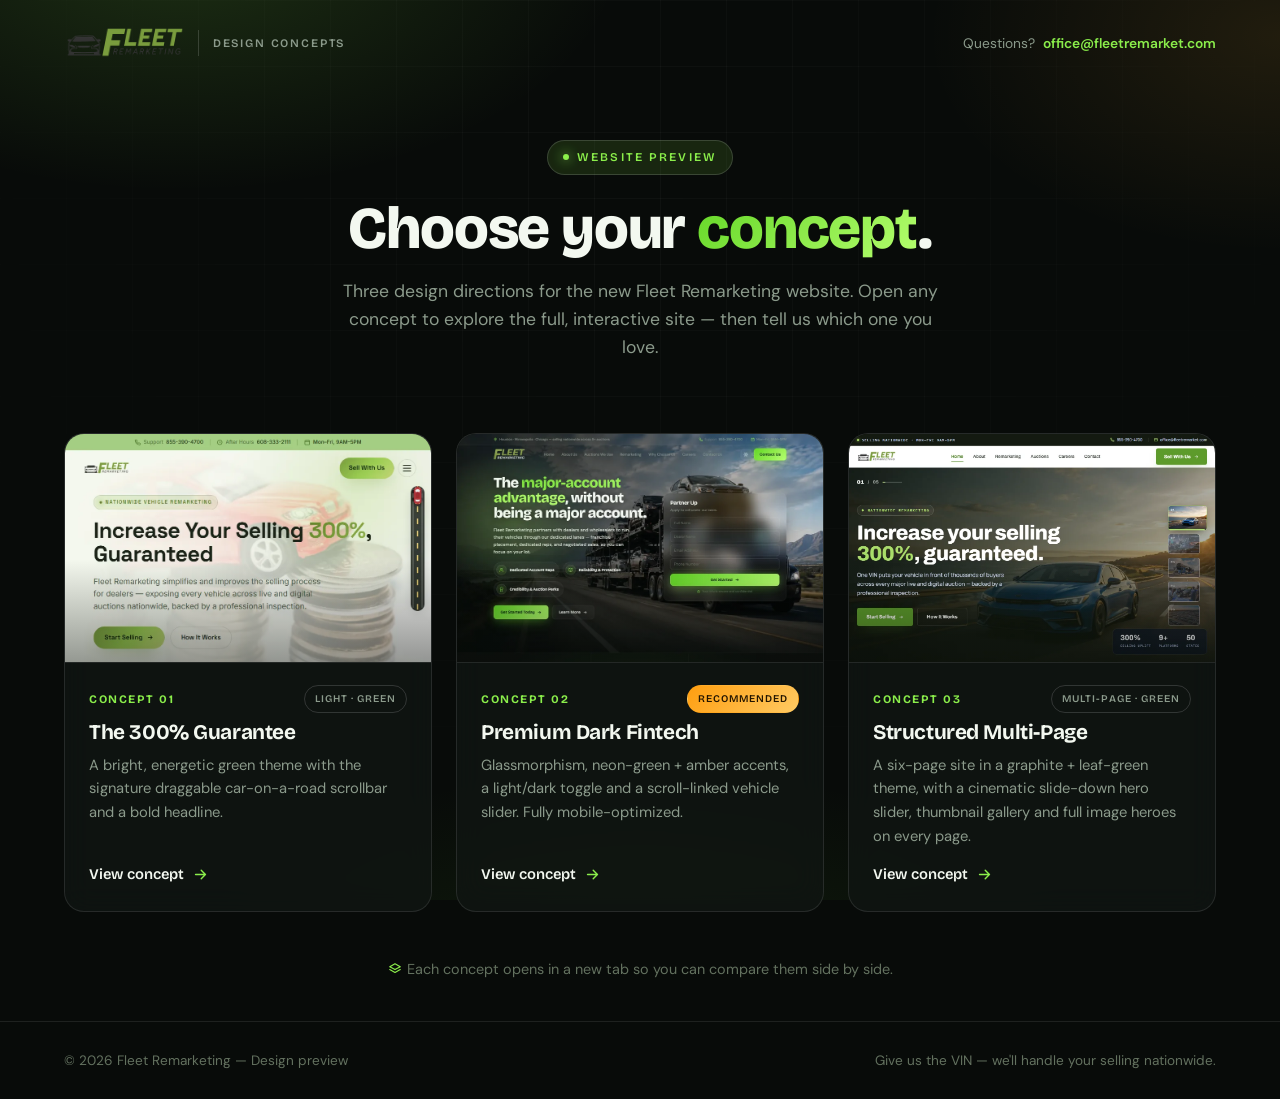
<file: index.html>
<!DOCTYPE html>
<html lang="en">
<head>
<meta charset="UTF-8">
<meta name="viewport" content="width=device-width, initial-scale=1.0">
<title>Fleet Remarketing — Choose a Design Concept</title>
<meta name="description" content="Preview and choose your preferred Fleet Remarketing website design concept.">
<meta name="theme-color" content="#080b09">
<link rel="icon" href="assets/logo.webp">
<link rel="preconnect" href="https://fonts.googleapis.com">
<link rel="preconnect" href="https://fonts.gstatic.com" crossorigin>
<link href="https://fonts.googleapis.com/css2?family=Bricolage+Grotesque:wght@500;600;700;800&family=DM+Sans:wght@400;500;600;700&display=swap" rel="stylesheet">
<style>
:root{
  --bg:#080b09; --panel:rgba(255,255,255,.03); --card:rgba(17,23,20,.72);
  --surface:rgba(255,255,255,.05);
  --ink:#f3f8f0; --txt:#cdd8ca; --txt-2:#8b9a8b; --txt-3:#63715f;
  --brand:#8bee4b; --brand-2:#63d626; --brand-3:#b6ff6f; --brand-ink:#06140b;
  --brand-soft:rgba(139,238,75,.12);
  --accent:#ffb638; --accent-2:#ffca63; --accent-ink:#241500; --accent-soft:rgba(255,182,56,.13);
  --line:rgba(255,255,255,.09); --line-2:rgba(255,255,255,.15);
  --glass-border:rgba(255,255,255,.1);
  --grad:linear-gradient(135deg,#63d626 0%,#b6ff6f 100%);
  --grad-amber:linear-gradient(135deg,#ff9e0f 0%,#ffca63 100%);
  --shadow:0 34px 80px -34px rgba(0,0,0,.85);
  --glow-brand:0 0 34px rgba(139,238,75,.32);
  --grid-line:rgba(255,255,255,.032);
  --r:20px;
}
*{margin:0;padding:0;box-sizing:border-box}
html{scroll-behavior:smooth}
body{font-family:'DM Sans',system-ui,-apple-system,Segoe UI,Roboto,sans-serif;background:var(--bg);color:var(--txt);
  line-height:1.6;-webkit-font-smoothing:antialiased;overflow-x:hidden;min-height:100vh;display:flex;flex-direction:column}
h1,h2,h3,h4,.display{font-family:'Bricolage Grotesque',sans-serif;line-height:1.08;letter-spacing:-.02em;font-weight:700;color:var(--ink)}
a{color:inherit;text-decoration:none}
img{max-width:100%;display:block}
svg{stroke-linecap:round;stroke-linejoin:round}
.wrap{max-width:1200px;margin:0 auto;padding:0 24px;width:100%}

/* background fx */
.bg-fx{position:fixed;inset:0;z-index:-2;pointer-events:none;background:var(--bg)}
.bg-fx::before{content:"";position:absolute;inset:0;
  background:radial-gradient(56% 44% at 14% -6%,rgba(139,238,75,.16),transparent 62%),
             radial-gradient(46% 40% at 100% 4%,rgba(255,182,56,.1),transparent 60%),
             radial-gradient(64% 50% at 50% 116%,rgba(99,214,38,.11),transparent 62%)}
.bg-fx::after{content:"";position:absolute;inset:0;
  background-image:linear-gradient(var(--grid-line) 1px,transparent 1px),linear-gradient(90deg,var(--grid-line) 1px,transparent 1px);
  background-size:66px 66px;-webkit-mask-image:radial-gradient(circle at 50% 20%,#000,transparent 80%);mask-image:radial-gradient(circle at 50% 20%,#000,transparent 80%)}

/* header */
header{padding:26px 0}
.head-inner{display:flex;align-items:center;justify-content:space-between;gap:16px}
.brand{display:flex;align-items:center;gap:14px}
.brand img{height:34px;width:auto}
.brand .div{width:1px;height:26px;background:var(--line-2)}
.brand .tag{font-family:'Bricolage Grotesque';font-size:.72rem;font-weight:600;letter-spacing:.16em;text-transform:uppercase;color:var(--txt-2)}
.head-cta{display:inline-flex;align-items:center;gap:8px;font-size:.86rem;color:var(--txt-2)}
.head-cta a{color:var(--brand);font-weight:600}
.head-cta a:hover{text-decoration:underline}

/* hero */
.hero{text-align:center;padding:54px 0 20px}
.eyebrow{display:inline-flex;align-items:center;gap:8px;font-family:'Bricolage Grotesque';font-size:.74rem;font-weight:600;
  letter-spacing:.18em;text-transform:uppercase;color:var(--brand);padding:7px 15px;border:1px solid var(--line-2);
  border-radius:100px;background:var(--brand-soft);margin-bottom:22px}
.eyebrow::before{content:"";width:6px;height:6px;border-radius:50%;background:var(--brand);box-shadow:0 0 12px var(--brand)}
.hero h1{font-size:clamp(2.3rem,5.4vw,3.7rem);font-weight:800;margin-bottom:16px}
.hero h1 .g{background:var(--grad);-webkit-background-clip:text;background-clip:text;-webkit-text-fill-color:transparent}
.hero p{color:var(--txt-2);font-size:1.1rem;max-width:600px;margin:0 auto}

/* cards grid */
.grid{display:grid;grid-template-columns:repeat(3,1fr);gap:24px;padding:52px 0 40px}
.card{position:relative;display:flex;flex-direction:column;background:var(--card);border:1px solid var(--glass-border);border-radius:var(--r);
  overflow:hidden;backdrop-filter:blur(14px);-webkit-backdrop-filter:blur(14px);transition:.35s cubic-bezier(.2,.8,.2,1)}
a.card:hover{transform:translateY(-8px);border-color:var(--brand);box-shadow:var(--shadow),var(--glow-brand)}
.shot{position:relative;aspect-ratio:16/10;overflow:hidden;border-bottom:1px solid var(--line)}
.shot img{width:100%;height:100%;object-fit:cover;object-position:top center;transition:.6s cubic-bezier(.2,.8,.2,1)}
a.card:hover .shot img{transform:scale(1.05)}
.shot::after{content:"";position:absolute;inset:0;background:linear-gradient(to top,rgba(6,10,8,.4),transparent 45%);pointer-events:none}
.cbody{padding:22px 24px 24px;display:flex;flex-direction:column;gap:9px;flex:1}
.ctop{display:flex;align-items:center;justify-content:space-between;gap:10px}
.cnum{font-family:'Bricolage Grotesque';font-size:.72rem;font-weight:700;letter-spacing:.14em;text-transform:uppercase;color:var(--brand)}
.badge{font-family:'Bricolage Grotesque';font-size:.64rem;font-weight:600;letter-spacing:.1em;text-transform:uppercase;
  padding:5px 10px;border-radius:100px;border:1px solid var(--line-2);color:var(--txt-2)}
.badge.rec{background:var(--grad-amber);color:var(--accent-ink);border-color:transparent}
.badge.lock{color:var(--accent);border-color:rgba(255,182,56,.4);background:var(--accent-soft)}
.card h3{font-size:1.3rem}
.card p{color:var(--txt-2);font-size:.92rem;flex:1}
.cbtn{display:inline-flex;align-items:center;gap:8px;margin-top:6px;font-family:'Bricolage Grotesque';font-weight:600;font-size:.92rem;color:var(--ink)}
.cbtn svg{width:17px;height:17px;color:var(--brand);transition:.25s}
a.card:hover .cbtn svg{transform:translateX(4px)}
.cbtn.disabled{color:var(--txt-3)}
.cbtn.disabled svg{color:var(--txt-3)}

/* locked card */
.card.locked{cursor:not-allowed}
.card.locked .shot img{filter:blur(3px) grayscale(.5) brightness(.5)}
.lockover{position:absolute;inset:0;display:flex;flex-direction:column;align-items:center;justify-content:center;gap:12px;
  background:rgba(6,10,8,.42);backdrop-filter:blur(2px);-webkit-backdrop-filter:blur(2px)}
.lockover .ring{width:58px;height:58px;border-radius:50%;background:var(--accent-soft);border:1px solid rgba(255,182,56,.45);
  display:grid;place-items:center;color:var(--accent);box-shadow:0 0 30px rgba(255,182,56,.25)}
.lockover .ring svg{width:26px;height:26px}
.lockover b{font-family:'Bricolage Grotesque';font-size:.8rem;font-weight:600;letter-spacing:.14em;text-transform:uppercase;color:var(--accent-2)}

/* note + footer */
.note{text-align:center;color:var(--txt-3);font-size:.9rem;padding:6px 0 40px}
.note svg{width:14px;height:14px;vertical-align:-2px;margin-right:5px;color:var(--brand)}
footer{margin-top:auto;border-top:1px solid var(--line);padding:28px 0;color:var(--txt-3);font-size:.85rem}
.foot-inner{display:flex;align-items:center;justify-content:space-between;flex-wrap:wrap;gap:10px}

@media(max-width:920px){.grid{grid-template-columns:1fr;max-width:520px;margin:0 auto}}
@media(max-width:600px){
  .wrap{padding:0 18px}
  .hero{padding:34px 0 6px}
  .grid{padding:34px 0 24px;gap:20px}
  .head-cta{display:none}
  .foot-inner{flex-direction:column;text-align:center}
}
</style>
</head>
<body>

<div class="bg-fx" aria-hidden="true"></div>

<header>
  <div class="wrap head-inner">
    <div class="brand">
      <img src="assets/logo.webp" alt="Fleet Remarketing">
      <span class="div"></span>
      <span class="tag">Design Concepts</span>
    </div>
    <div class="head-cta">Questions? <a href="mailto:office@fleetremarket.com">office@fleetremarket.com</a></div>
  </div>
</header>

<section class="hero">
  <div class="wrap">
    <span class="eyebrow">Website Preview</span>
    <h1>Choose your <span class="g">concept</span>.</h1>
    <p>Three design directions for the new Fleet Remarketing website. Open any concept to explore the full, interactive site — then tell us which one you love.</p>
  </div>
</section>

<section class="wrap">
  <div class="grid">

    <!-- Concept 1 -->
    <a class="card" href="concept-1.html" target="_blank" rel="noopener">
      <div class="shot"><img src="previews/concept-1.webp" alt="Concept 1 preview"></div>
      <div class="cbody">
        <div class="ctop"><span class="cnum">Concept 01</span><span class="badge">Light · Green</span></div>
        <h3>The 300% Guarantee</h3>
        <p>A bright, energetic green theme with the signature draggable car-on-a-road scrollbar and a bold headline.</p>
        <span class="cbtn">View concept <svg viewBox="0 0 24 24" fill="none" stroke="currentColor" stroke-width="2"><path d="M5 12h14M13 6l6 6-6 6"/></svg></span>
      </div>
    </a>

    <!-- Concept 2 -->
    <a class="card" href="concept-2/index.html" target="_blank" rel="noopener">
      <div class="shot"><img src="previews/concept-2.webp" alt="Concept 2 preview"></div>
      <div class="cbody">
        <div class="ctop"><span class="cnum">Concept 02</span><span class="badge rec">Recommended</span></div>
        <h3>Premium Dark Fintech</h3>
        <p>Glassmorphism, neon-green + amber accents, a light/dark toggle and a scroll-linked vehicle slider. Fully mobile-optimized.</p>
        <span class="cbtn">View concept <svg viewBox="0 0 24 24" fill="none" stroke="currentColor" stroke-width="2"><path d="M5 12h14M13 6l6 6-6 6"/></svg></span>
      </div>
    </a>

    <!-- Concept 3 -->
    <a class="card" href="concept-3/index.html" target="_blank" rel="noopener">
      <div class="shot"><img src="previews/concept-3.webp" alt="Concept 3 preview"></div>
      <div class="cbody">
        <div class="ctop"><span class="cnum">Concept 03</span><span class="badge">Multi-page · Green</span></div>
        <h3>Structured Multi-Page</h3>
        <p>A six-page site in a graphite + leaf-green theme, with a cinematic slide-down hero slider, thumbnail gallery and full image heroes on every page.</p>
        <span class="cbtn">View concept <svg viewBox="0 0 24 24" fill="none" stroke="currentColor" stroke-width="2"><path d="M5 12h14M13 6l6 6-6 6"/></svg></span>
      </div>
    </a>

  </div>

  <p class="note"><svg viewBox="0 0 24 24" fill="none" stroke="currentColor" stroke-width="2"><path d="M12 3l9 5-9 5-9-5 9-5z"/><path d="M3 13l9 5 9-5"/></svg>Each concept opens in a new tab so you can compare them side by side.</p>
</section>

<footer>
  <div class="wrap foot-inner">
    <span>© 2026 Fleet Remarketing — Design preview</span>
    <span>Give us the VIN — we'll handle your selling nationwide.</span>
  </div>
</footer>

</body>
</html>
</file>
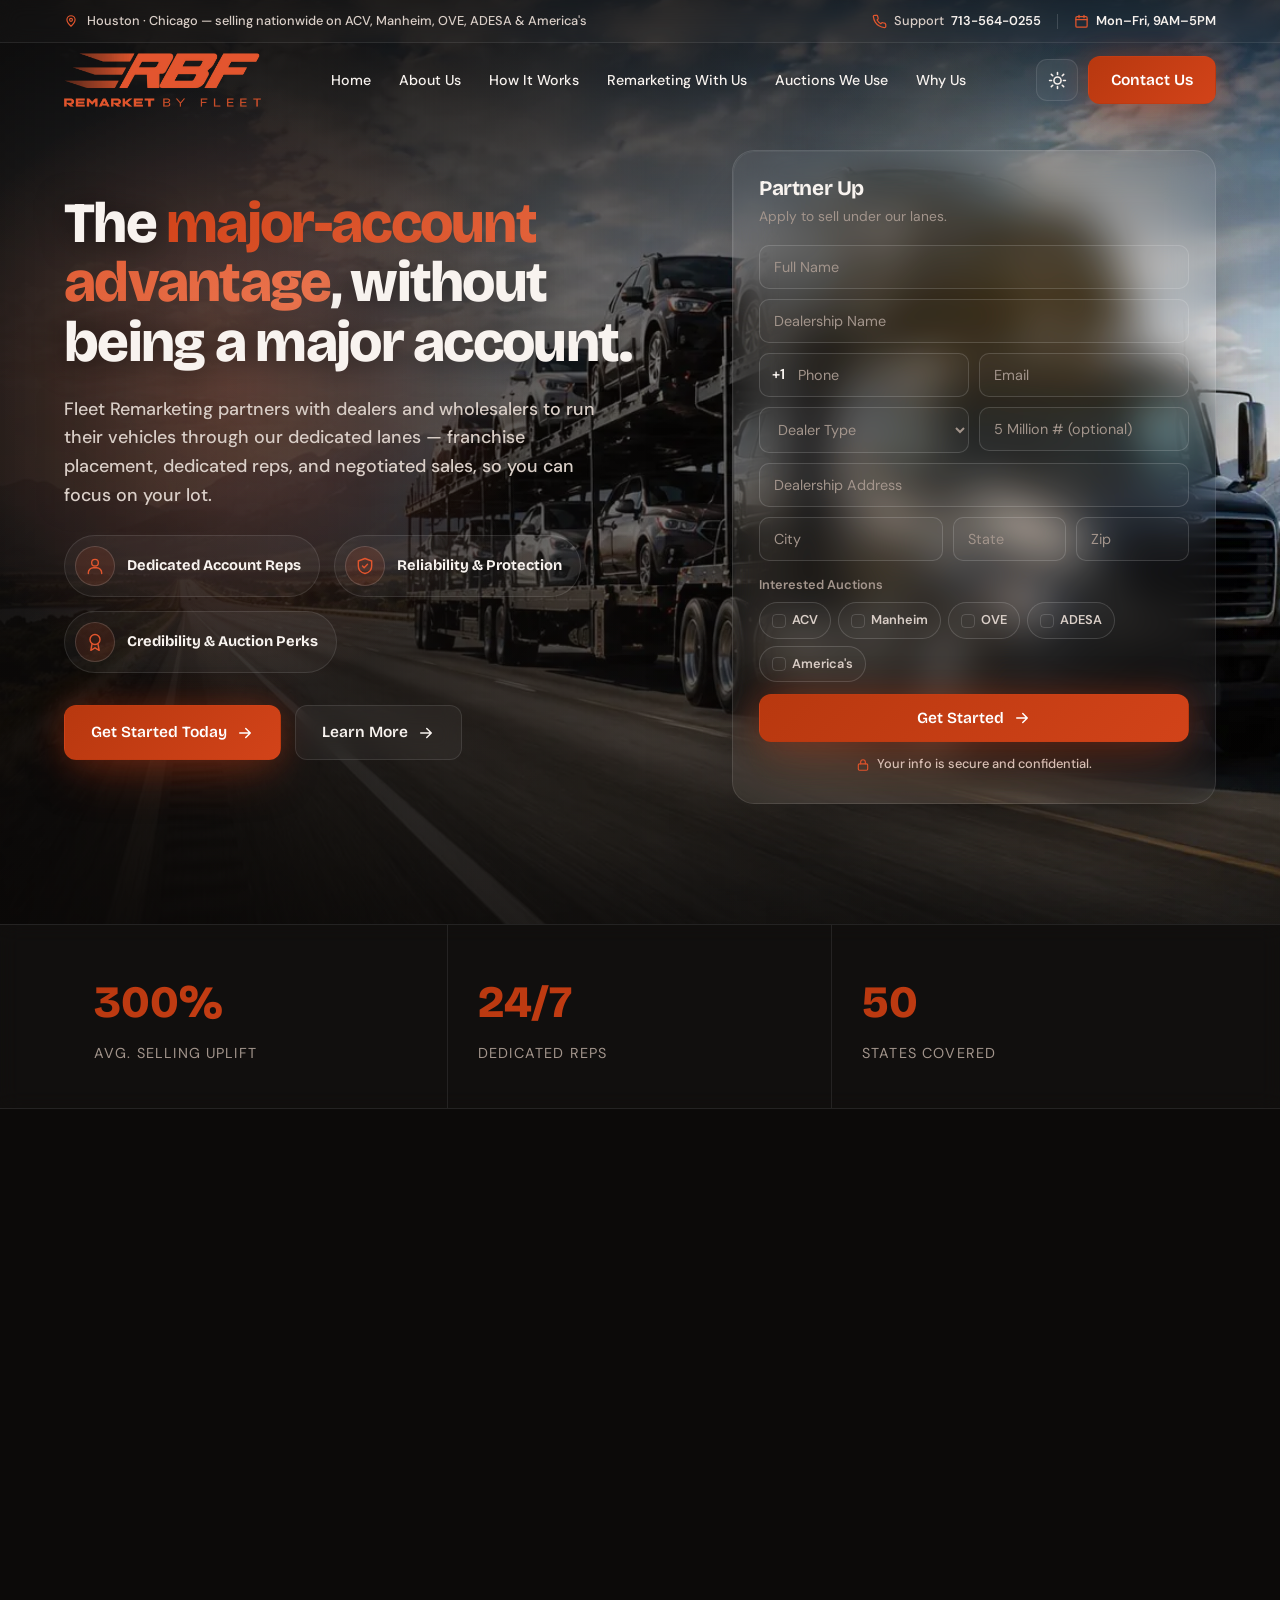
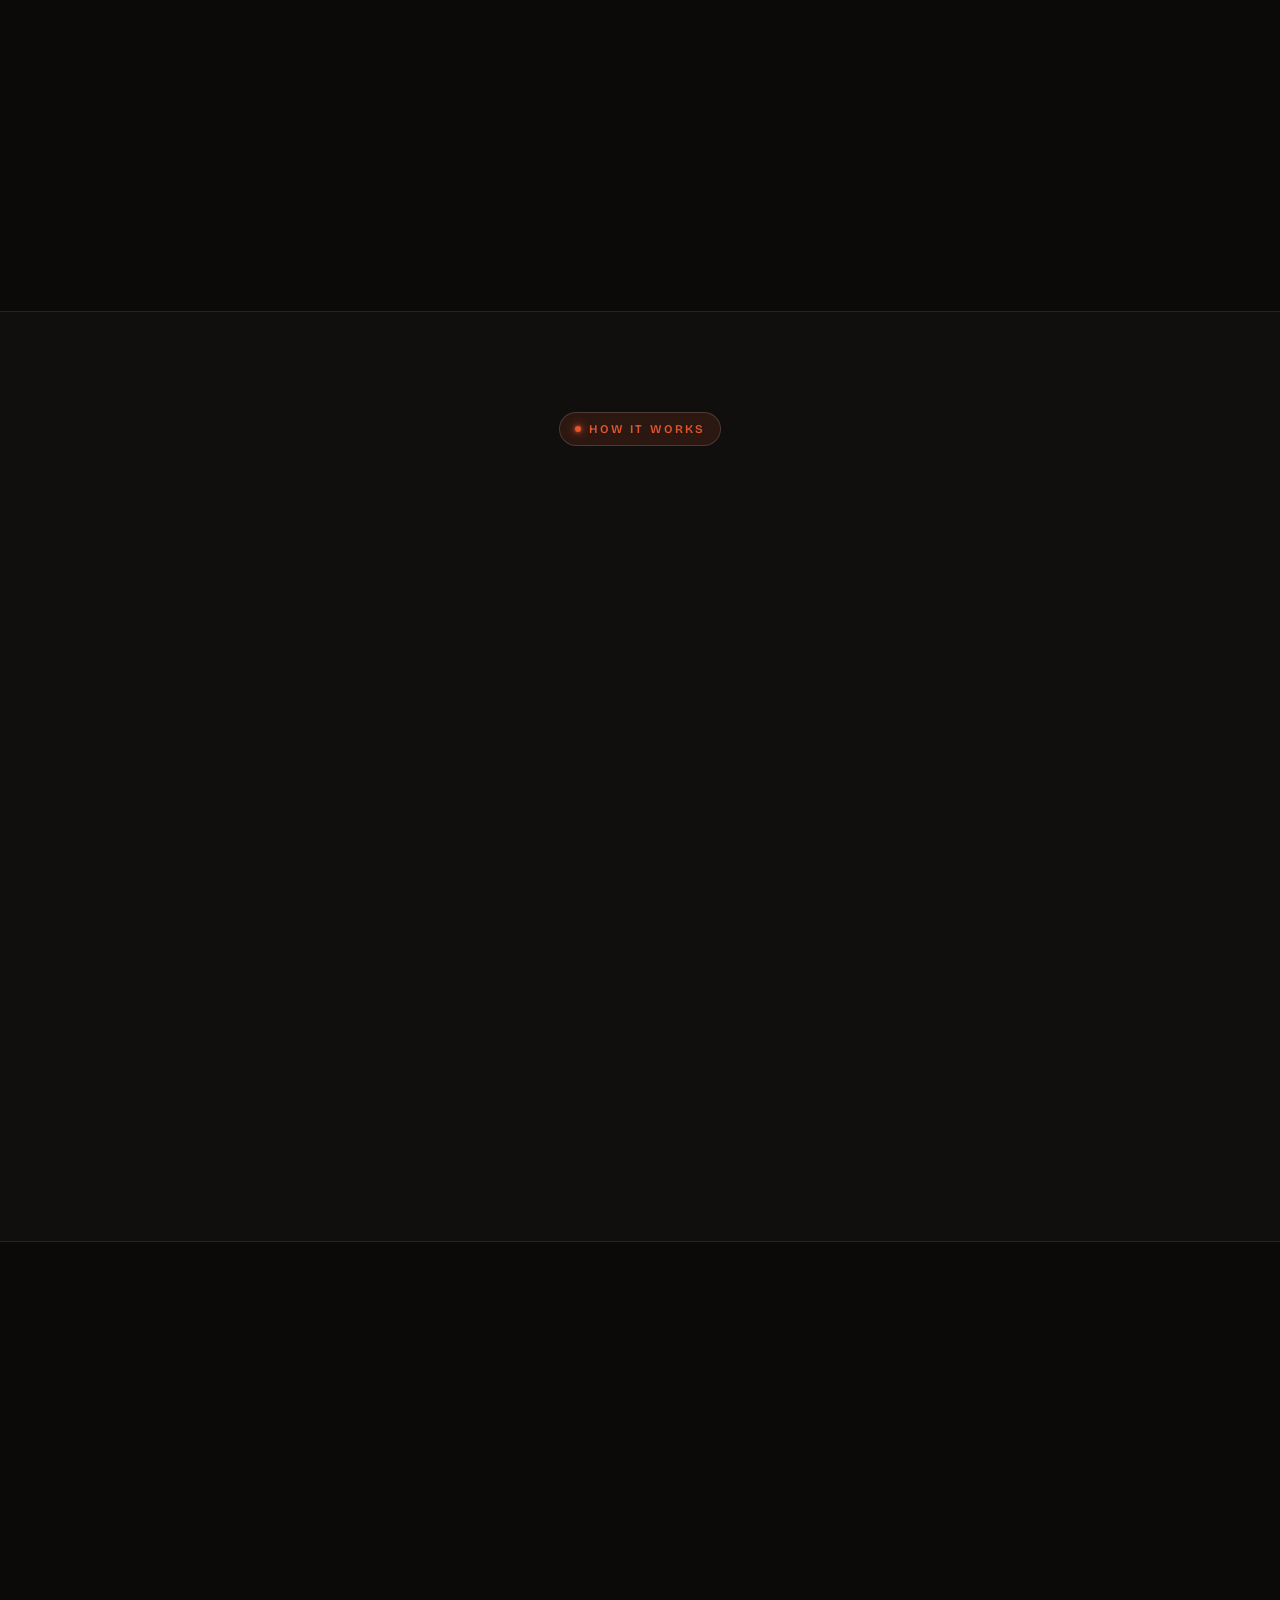
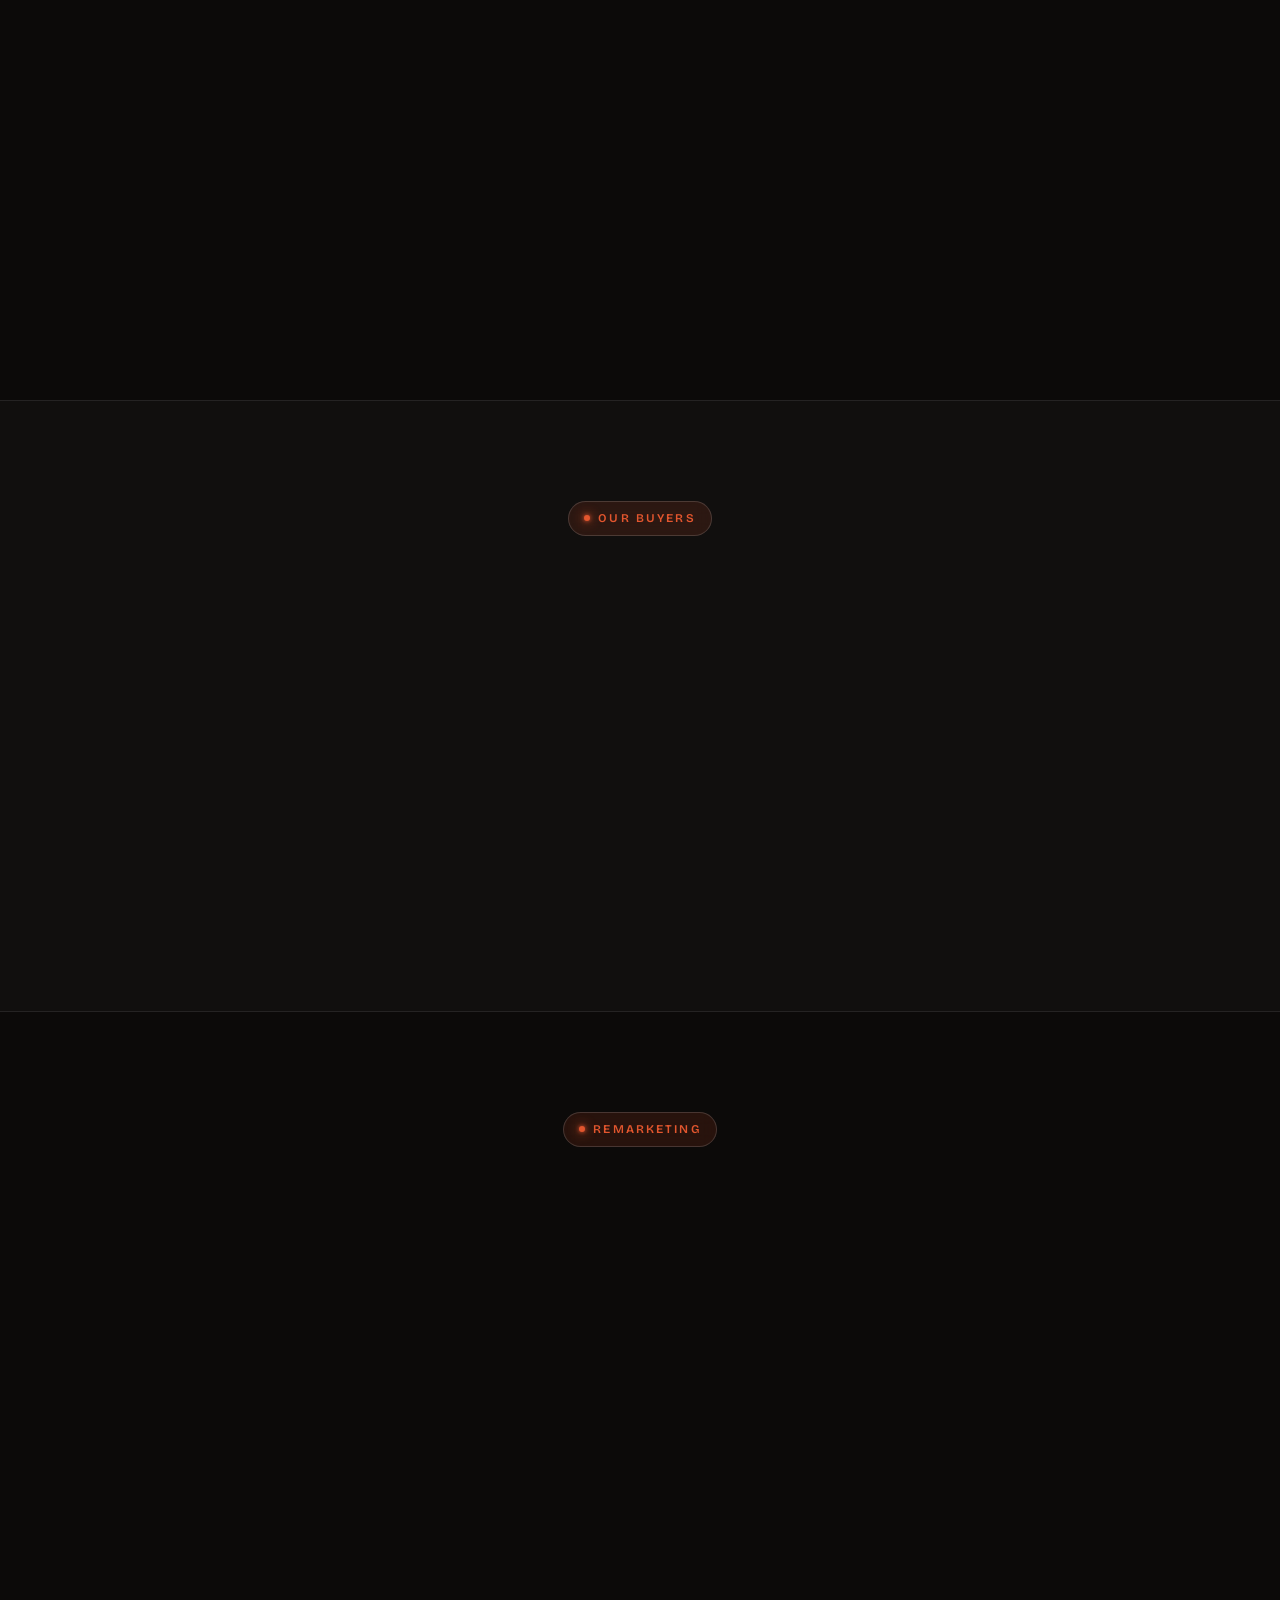
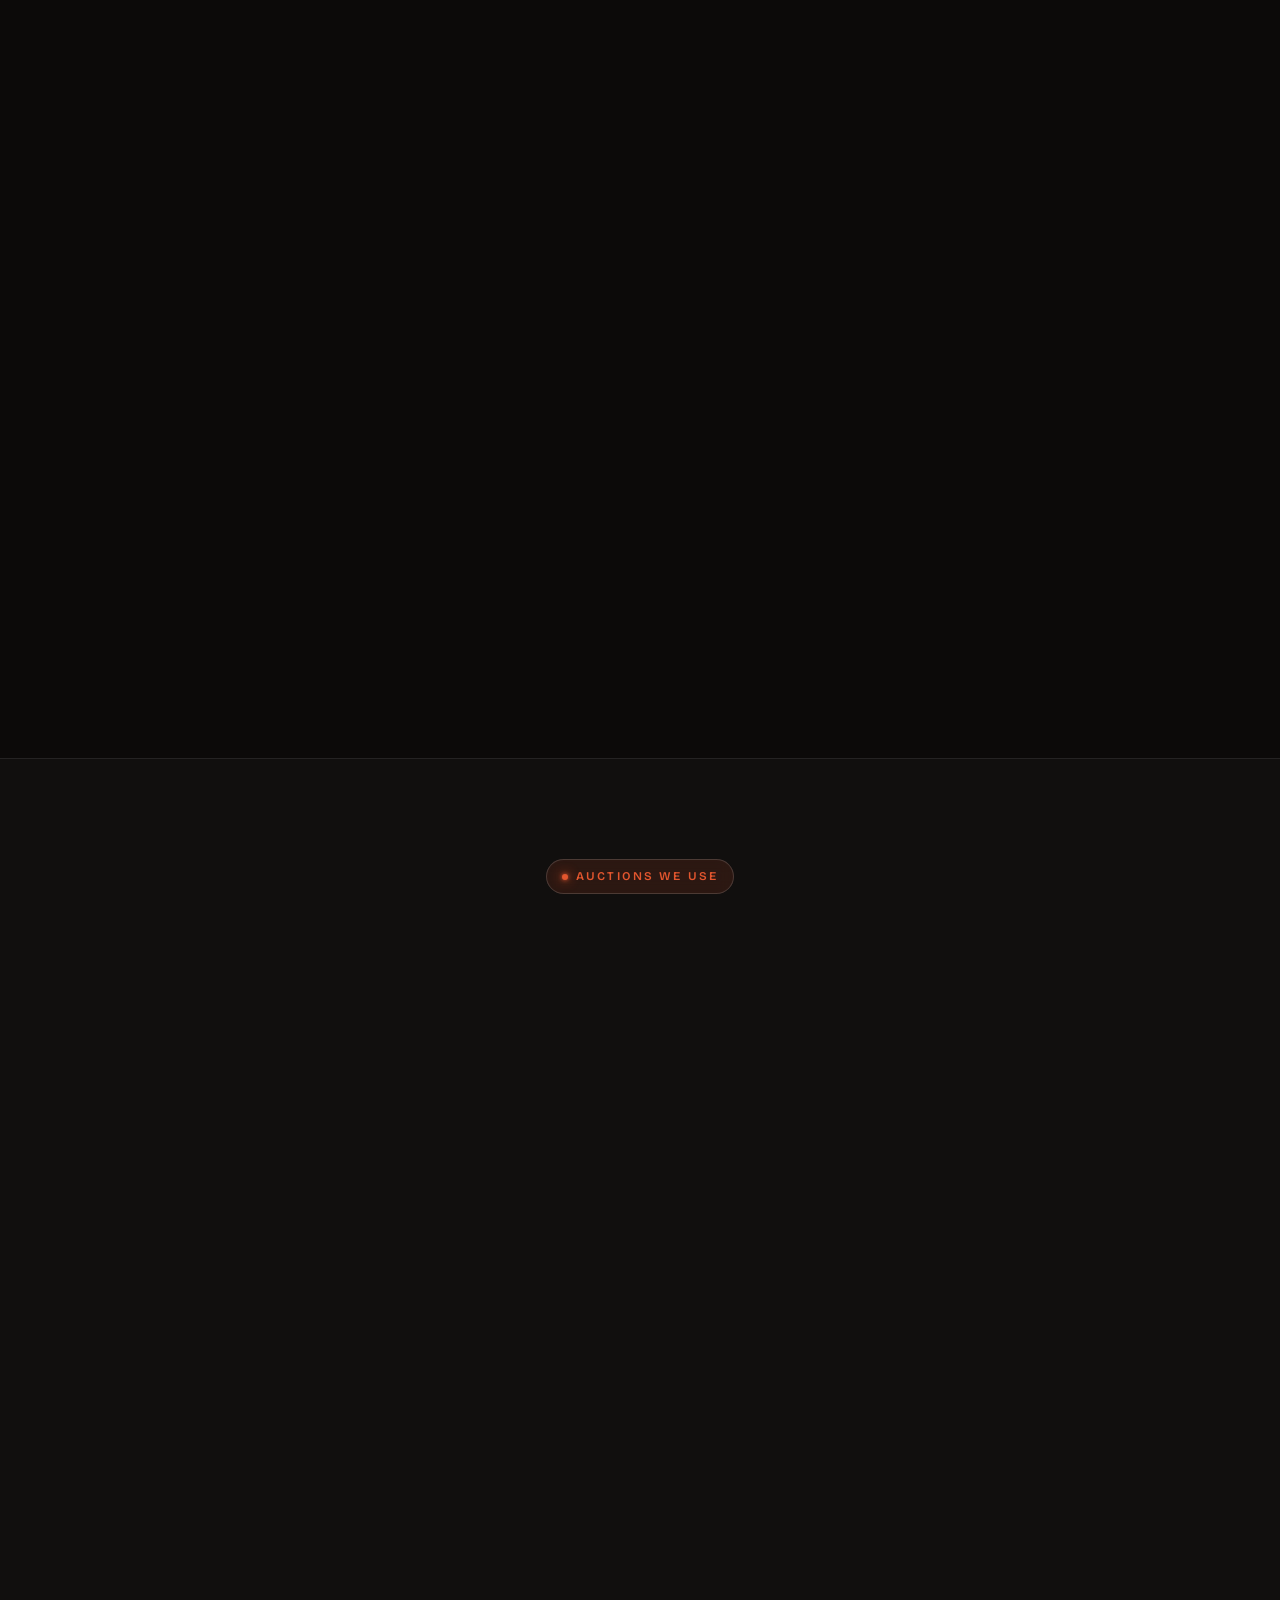
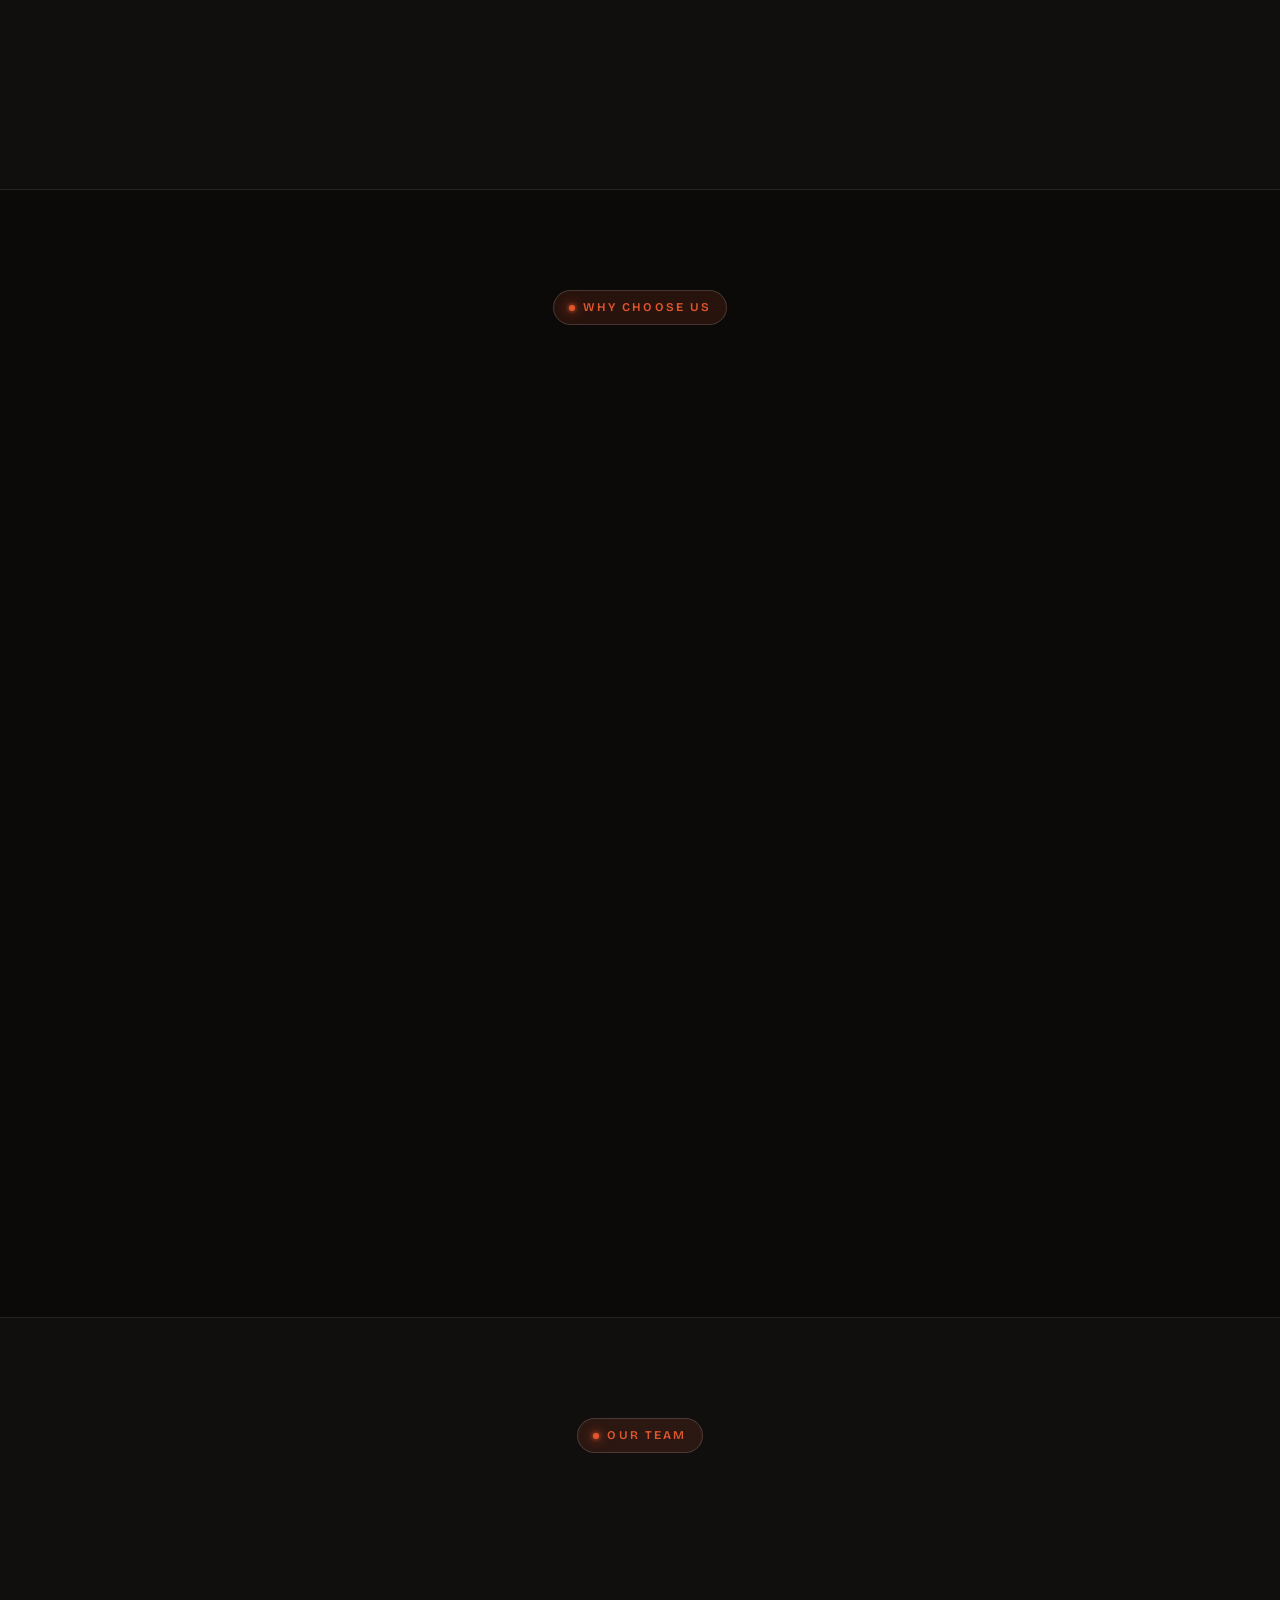
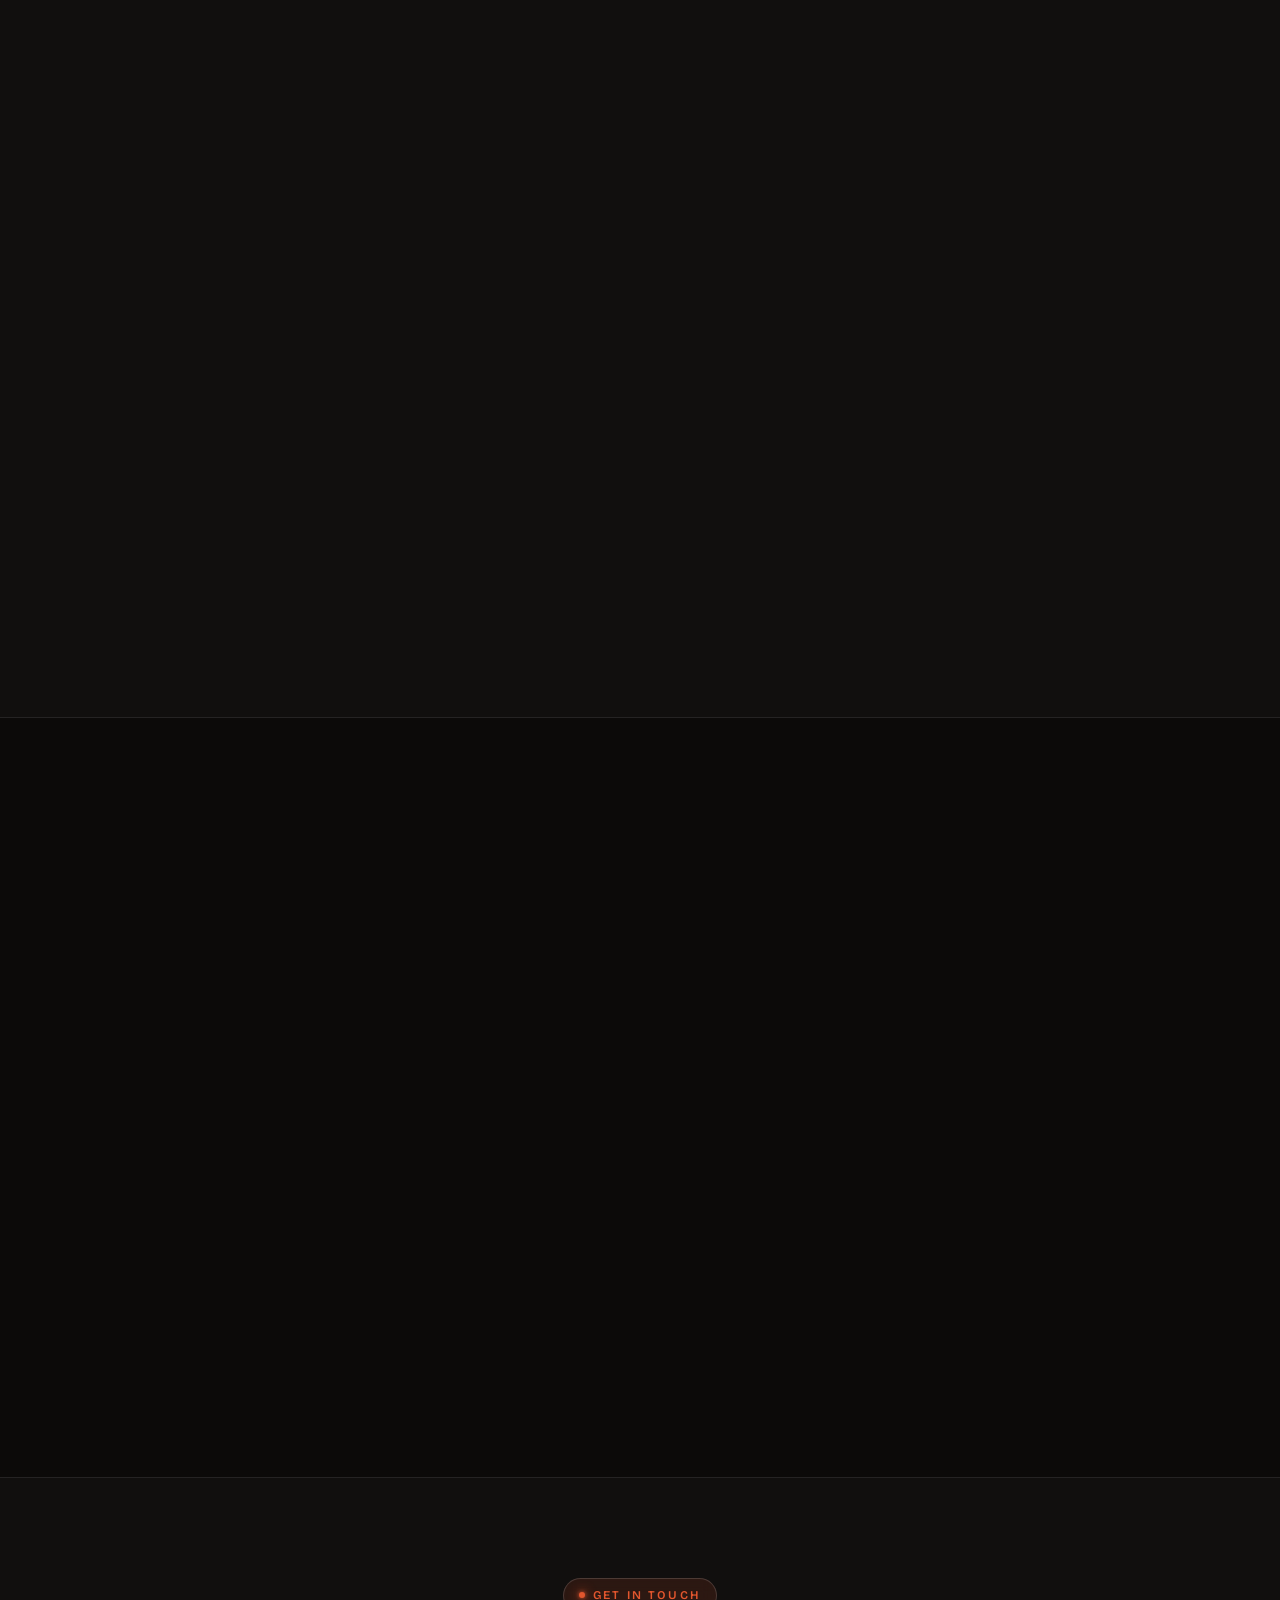
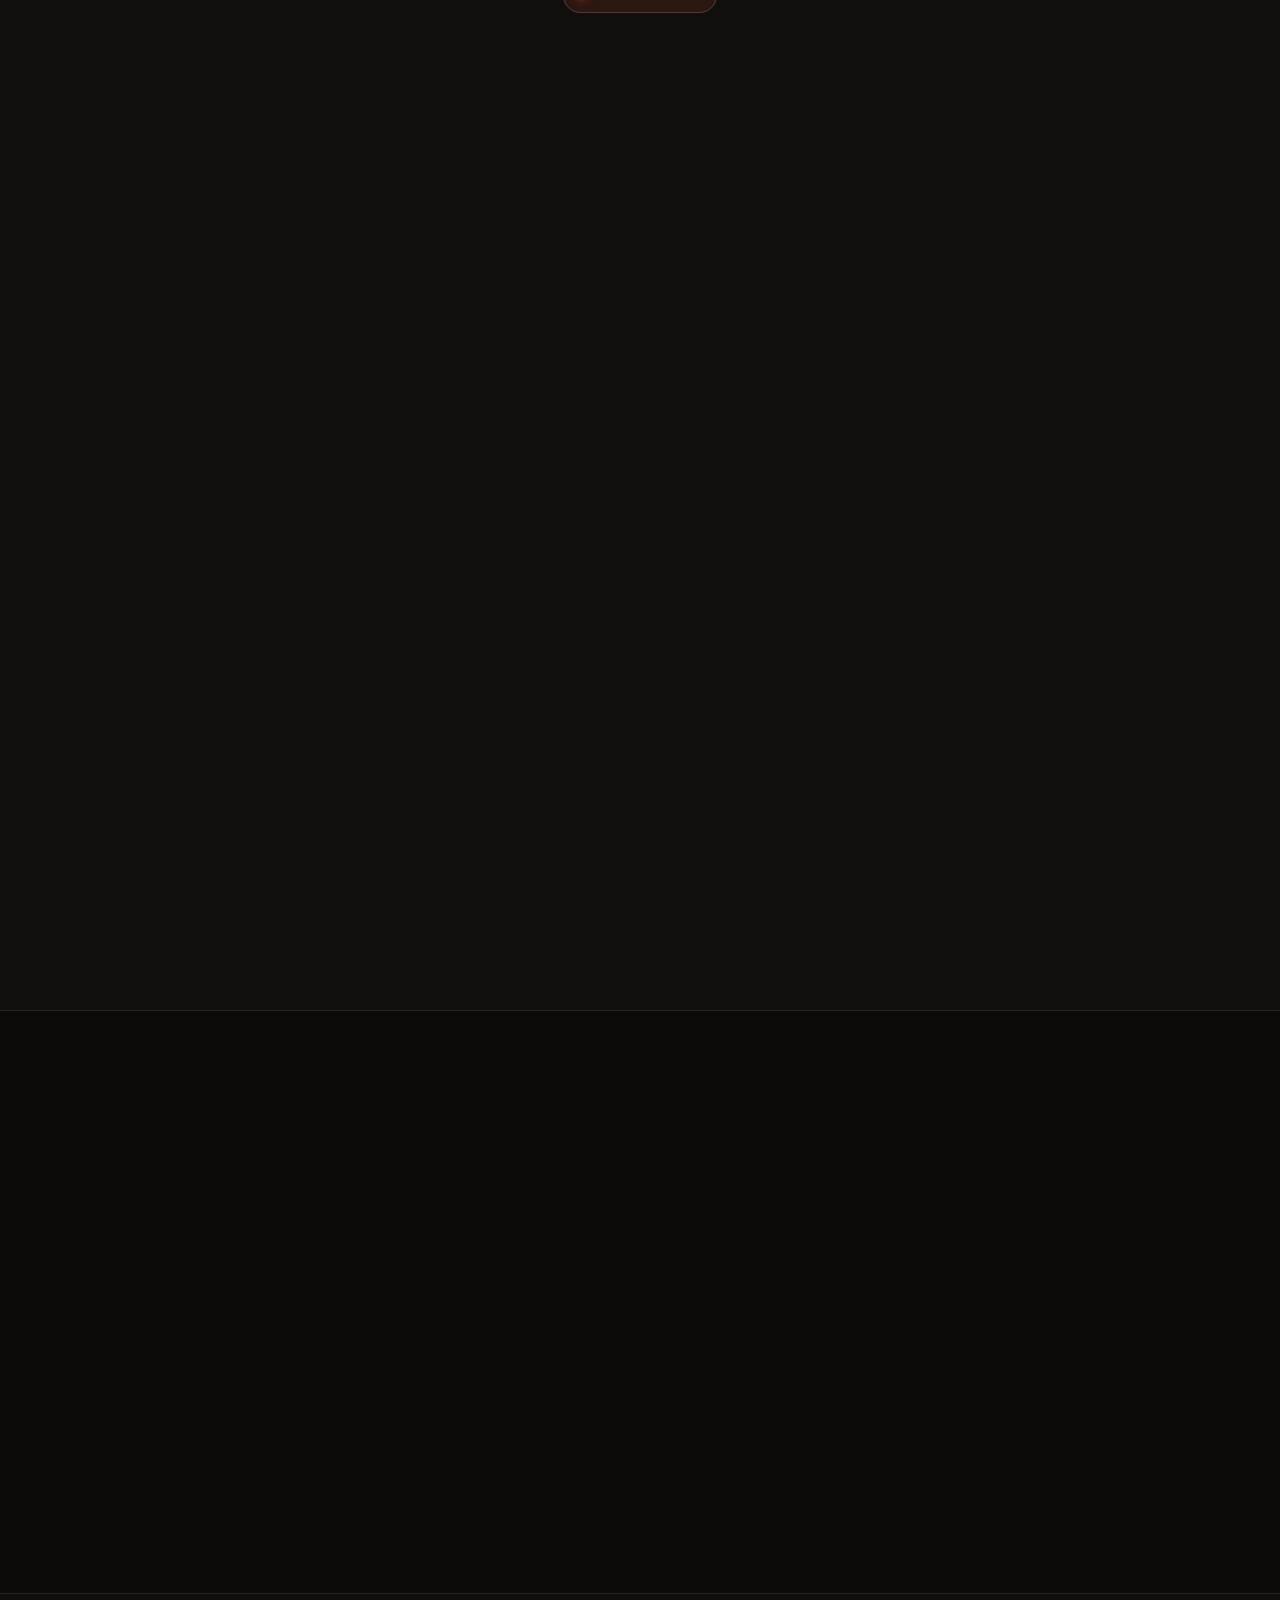
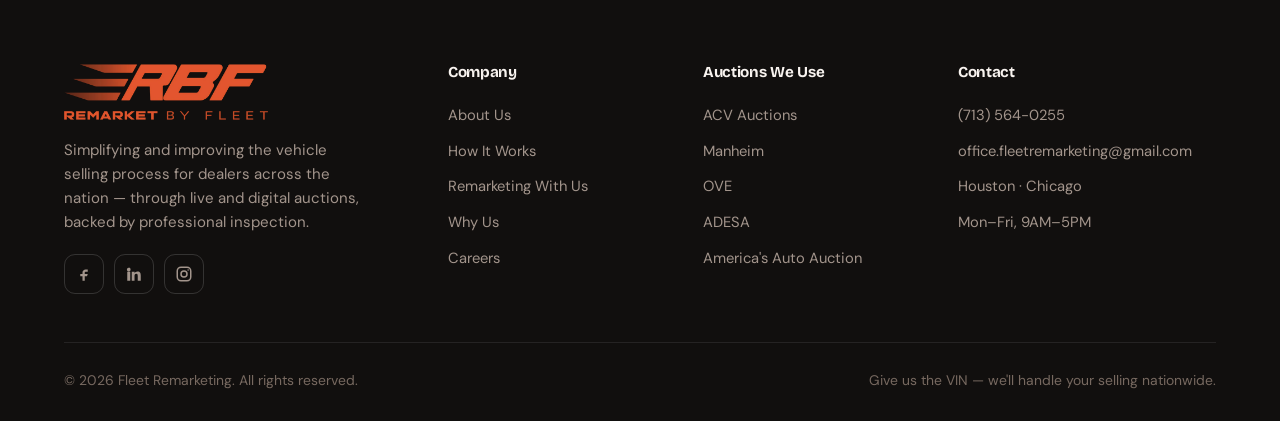
<file: concept-2/index.html>
<!doctype html>
<html lang="en" data-theme="dark">
  <head>
    <meta charset="UTF-8" />
    <meta name="viewport" content="width=device-width, initial-scale=1.0" />
    <title>Fleet Remarketing | Dealer Vehicle Remarketing &amp; Auction Access</title>
    <meta
      name="description"
      content="Sell your dealer inventory under our lanes on ACV, Manheim, OVE, ADESA &amp; America's Auto Auction, with dedicated reps, inspections and training. Houston &amp; Chicago."
    />
    <meta name="theme-color" content="#0c0a09" />
    <link rel="canonical" href="https://remarketingbyfleet.com/" />
    <meta property="og:type" content="website" />
    <meta property="og:site_name" content="Fleet Remarketing" />
    <meta property="og:url" content="https://remarketingbyfleet.com/" />
    <meta
      property="og:title"
      content="Fleet Remarketing — The major-account advantage, without being a major account"
    />
    <meta
      property="og:description"
      content="Sell your dealer inventory under our lanes on ACV, Manheim, OVE, ADESA &amp; America's Auto Auction, with dedicated reps, inspections and training. Houston &amp; Chicago."
    />
    <meta property="og:image" content="https://remarketingbyfleet.com/assets/og.jpg" />
    <meta property="og:image:width" content="1200" />
    <meta property="og:image:height" content="630" />
    <meta property="og:image:alt" content="Fleet Remarketing — dealer vehicle remarketing" />
    <meta property="og:locale" content="en_US" />
    <meta name="twitter:card" content="summary_large_image" />
    <meta
      name="twitter:title"
      content="Fleet Remarketing — The major-account advantage, without being a major account"
    />
    <meta
      name="twitter:description"
      content="Sell your dealer inventory under our lanes on ACV, Manheim, OVE, ADESA &amp; America's Auto Auction, with dedicated reps, inspections and training. Houston &amp; Chicago."
    />
    <meta name="twitter:image" content="https://remarketingbyfleet.com/assets/og.jpg" />
    <link rel="icon" href="favicon.ico" sizes="any" />
    <link rel="icon" type="image/png" sizes="192x192" href="assets/icon-192.png" />
    <link rel="apple-touch-icon" href="assets/apple-touch-icon.png" />
    <script type="application/ld+json">
{
  "@context": "https://schema.org",
  "@graph": [
    {
      "@type": "AutomotiveBusiness",
      "@id": "https://remarketingbyfleet.com/#org",
      "name": "Fleet Remarketing",
      "alternateName": [
        "Remarket by Fleet",
        "RBF"
      ],
      "url": "https://remarketingbyfleet.com/",
      "logo": "https://remarketingbyfleet.com/assets/icon-512.png",
      "image": "https://remarketingbyfleet.com/assets/og.jpg",
      "description": "Dealer vehicle remarketing: sell under our lanes on ACV, Manheim, OVE, ADESA and America's Auto Auction with dedicated account reps, inspections and 1-on-1 training.",
      "email": "office.fleetremarketing@gmail.com",
      "telephone": "+1-713-564-0255",
      "areaServed": {
        "@type": "Country",
        "name": "United States"
      },
      "openingHours": "Mo-Fr 09:00-17:00",
      "contactPoint": [
        {
          "@type": "ContactPoint",
          "contactType": "sales",
          "telephone": "+1-713-564-0255",
          "areaServed": "US",
          "availableLanguage": "English"
        },
        {
          "@type": "ContactPoint",
          "contactType": "customer support",
          "telephone": "+1-281-989-0434",
          "areaServed": "US",
          "availableLanguage": "English"
        }
      ],
      "location": [
        {
          "@type": "Place",
          "name": "Fleet Remarketing Houston",
          "address": {
            "@type": "PostalAddress",
            "addressLocality": "Houston",
            "addressRegion": "TX",
            "addressCountry": "US"
          }
        },
        {
          "@type": "Place",
          "name": "Fleet Remarketing Chicago",
          "address": {
            "@type": "PostalAddress",
            "addressLocality": "Chicago",
            "addressRegion": "IL",
            "addressCountry": "US"
          }
        }
      ],
      "sameAs": [
        "https://apps.apple.com/us/app/fleet-remarketing/id6460822869",
        "https://play.google.com/store/apps/details?id=me.opentech.fleetremarketing"
      ]
    },
    {
      "@type": "WebSite",
      "@id": "https://remarketingbyfleet.com/#website",
      "url": "https://remarketingbyfleet.com/",
      "name": "Fleet Remarketing",
      "alternateName": [
        "Remarket by Fleet",
        "RBF",
        "remarketingbyfleet.com"
      ],
      "publisher": {
        "@id": "https://remarketingbyfleet.com/#org"
      }
    }
  ]
}
    </script>
    <link rel="preload" as="image" href="assets/hero-1.webp" fetchpriority="high" />
    <script>
      (function () {
        try {
          var t = localStorage.getItem("fr-theme");
          if (t !== "light" && t !== "dark") t = "dark";
          document.documentElement.setAttribute("data-theme", t);
        } catch (e) {
          document.documentElement.setAttribute("data-theme", "dark");
        }
      })();
    </script>
    <link rel="preconnect" href="https://fonts.googleapis.com" />
    <link rel="preconnect" href="https://fonts.gstatic.com" crossorigin />
    <link
      href="https://fonts.googleapis.com/css2?family=Bricolage+Grotesque:wght@500;600;700;800&family=DM+Sans:wght@400;500;600;700&display=swap"
      rel="stylesheet"
    />
    <style>
      /* Colors (dark theme is the default) */
      :root,
      :root[data-theme="dark"] {
        --bg: #0c0a09;
        --bg-2: #110e0c;
        --bg-3: #16110e;
        --panel: rgba(255, 255, 255, 0.022);
        --surface: rgba(255, 255, 255, 0.045);
        --surface-2: rgba(255, 255, 255, 0.07);
        --surface-solid: #17120f;
        --card: rgba(24, 19, 16, 0.92);
        --ink: #f8f3ef;
        --txt: #dacfc8;
        --txt-2: #a3958c;
        --txt-3: #776960;
        --brand: #e2562e;
        --brand-2: #d24319;
        --brand-3: #ec7650;
        --brand-ink: #ffffff;
        --brand-soft: rgba(226, 86, 46, 0.13);
        --accent: #ffb638;
        --accent-2: #ffca63;
        --accent-ink: #241500;
        --accent-soft: rgba(255, 182, 56, 0.13);
        --line: rgba(255, 255, 255, 0.085);
        --line-2: rgba(255, 255, 255, 0.15);
        --glass-border: rgba(255, 255, 255, 0.1);
        --glass-hi: rgba(255, 255, 255, 0.06);
        --grad: linear-gradient(135deg, #b8380f 0%, #d24319 100%);
        --grad-hero: linear-gradient(135deg, #d24319 0%, #ec7650 100%);
        --grad-strong: linear-gradient(135deg, #a8330f 0%, #d24319 55%, #ec7650 100%);
        --grad-amber: linear-gradient(135deg, #ff9e0f 0%, #ffca63 100%);
        --shadow: 0 34px 80px -34px rgba(0, 0, 0, 0.8);
        --shadow-brand: 0 20px 50px -16px rgba(210, 67, 25, 0.5);
        --glow-brand: 0 0 34px rgba(210, 67, 25, 0.35);
        --glow-amber: 0 0 30px rgba(255, 182, 56, 0.32);
        --grid-line: rgba(255, 255, 255, 0.032);
        --hero-scrim: linear-gradient(
            90deg,
            rgba(10, 8, 7, 0.94) 0%,
            rgba(10, 8, 7, 0.78) 30%,
            rgba(10, 8, 7, 0.45) 58%,
            rgba(10, 8, 7, 0.12) 82%,
            rgba(10, 8, 7, 0) 100%
          ),
          linear-gradient(0deg, rgba(10, 8, 7, 0.7), transparent 44%),
          linear-gradient(180deg, rgba(10, 8, 7, 0.78) 0%, rgba(10, 8, 7, 0.42) 13%, rgba(10, 8, 7, 0) 30%);
        --hero-scrim-m: linear-gradient(
          180deg,
          rgba(10, 8, 7, 0.9) 0%,
          rgba(10, 8, 7, 0.62) 52%,
          rgba(10, 8, 7, 0.86) 100%
        );
        --hero-tsh: 0 2px 30px rgba(0, 0, 0, 0.55);
        --nav-bg: rgba(14, 11, 9, 0.96);
        --topbar-bg: rgba(255, 255, 255, 0.025);
        --card-img-scrim: linear-gradient(to top, rgba(8, 6, 5, 0.82), transparent 55%);
        --float-bg: rgba(20, 16, 13, 0.9);
        --r: 18px;
        --r-sm: 12px;
        --maxw: 1200px;
      }
      :root[data-theme="light"] {
        --bg: #fbf7f3;
        --bg-2: #f6efe9;
        --bg-3: #f0e6de;
        --panel: rgba(58, 30, 16, 0.028);
        --surface: #ffffff;
        --surface-2: #fcf6f1;
        --surface-solid: #ffffff;
        --card: #ffffff;
        --ink: #22130b;
        --txt: #3a2b22;
        --txt-2: #6d5d53;
        --txt-3: #9c8b80;
        --brand: #b8380f;
        --brand-2: #a8330f;
        --brand-3: #d24319;
        --brand-ink: #ffffff;
        --brand-soft: rgba(210, 67, 25, 0.1);
        --accent: #d97a00;
        --accent-2: #b86400;
        --accent-ink: #ffffff;
        --accent-soft: rgba(217, 122, 0, 0.12);
        --line: rgba(58, 30, 16, 0.1);
        --line-2: rgba(58, 30, 16, 0.17);
        --glass-border: rgba(58, 30, 16, 0.09);
        --glass-hi: rgba(255, 255, 255, 0.7);
        --grad: linear-gradient(135deg, #b8380f 0%, #d24319 100%);
        --grad-hero: linear-gradient(135deg, #8a2a0c 0%, #b8380f 100%);
        --grad-strong: linear-gradient(135deg, #8a2a0c 0%, #b8380f 60%, #d24319 100%);
        --grad-amber: linear-gradient(135deg, #e08600 0%, #ffb020 100%);
        --shadow: 0 24px 60px -28px rgba(90, 45, 20, 0.26);
        --shadow-brand: 0 18px 44px -14px rgba(210, 67, 25, 0.38);
        --glow-brand: 0 0 0 transparent;
        --glow-amber: 0 0 0 transparent;
        --grid-line: rgba(58, 30, 16, 0.038);
        --hero-scrim: linear-gradient(
            90deg,
            rgba(255, 255, 255, 0.98) 0%,
            rgba(255, 255, 255, 0.9) 30%,
            rgba(255, 255, 255, 0.62) 54%,
            rgba(255, 255, 255, 0.2) 80%,
            rgba(255, 255, 255, 0) 100%
          ),
          linear-gradient(0deg, rgba(255, 255, 255, 0.34), transparent 42%),
          linear-gradient(
            180deg,
            rgba(255, 255, 255, 0.9) 0%,
            rgba(255, 255, 255, 0.55) 13%,
            rgba(255, 255, 255, 0) 30%
          );
        --hero-scrim-m: linear-gradient(
          180deg,
          rgba(251, 247, 243, 0.94) 0%,
          rgba(251, 247, 243, 0.66) 52%,
          rgba(251, 247, 243, 0.9) 100%
        );
        --hero-tsh: 0 1px 20px rgba(255, 255, 255, 0.9), 0 2px 6px rgba(255, 255, 255, 0.7);
        --nav-bg: rgba(255, 255, 255, 0.96);
        --topbar-bg: rgba(58, 30, 16, 0.03);
        --card-img-scrim: linear-gradient(to top, rgba(8, 10, 9, 0.66), transparent 55%);
        --float-bg: rgba(255, 255, 255, 0.95);
      }
      * {
        margin: 0;
        padding: 0;
        box-sizing: border-box;
      }
      html {
        scroll-behavior: smooth;
        overflow-x: hidden;
      }
      @supports (overflow-x: clip) {
        html {
          overflow-x: clip;
        }
      }
      body {
        font-family:
          "DM Sans",
          system-ui,
          -apple-system,
          Segoe UI,
          Roboto,
          sans-serif;
        background: var(--bg);
        color: var(--txt);
        line-height: 1.6;
        -webkit-font-smoothing: antialiased;
        overflow-x: hidden;
        transition:
          background 0.4s ease,
          color 0.4s ease;
      }
      h1,
      h2,
      h3,
      h4,
      h5,
      .display {
        font-family: "Bricolage Grotesque", sans-serif;
        line-height: 1.08;
        letter-spacing: -0.02em;
        font-weight: 700;
        color: var(--ink);
      }
      a {
        color: inherit;
        text-decoration: none;
      }
      img {
        max-width: 100%;
        display: block;
      }
      svg {
        stroke-linecap: round;
        stroke-linejoin: round;
      }
      section {
        position: relative;
        scroll-margin-top: 110px;
      }
      .wrap {
        max-width: var(--maxw);
        margin: 0 auto;
        padding: 0 24px;
      }
      .eyebrow {
        display: inline-flex;
        align-items: center;
        gap: 8px;
        font-family: "Bricolage Grotesque";
        font-size: 0.74rem;
        font-weight: 600;
        letter-spacing: 0.18em;
        text-transform: uppercase;
        color: var(--brand);
        padding: 7px 15px;
        border: 1px solid var(--line-2);
        border-radius: 100px;
        background: var(--brand-soft);
        backdrop-filter: blur(8px);
        -webkit-backdrop-filter: blur(8px);
      }
      .eyebrow::before {
        content: "";
        width: 6px;
        height: 6px;
        border-radius: 50%;
        background: var(--brand);
        box-shadow:
          0 0 12px var(--brand),
          0 0 4px var(--brand);
      }
      .eyebrow.amber {
        color: var(--accent);
        background: var(--accent-soft);
      }
      .eyebrow.amber::before {
        background: var(--accent);
        box-shadow: 0 0 12px var(--accent);
      }
      .h-sec {
        font-size: clamp(2rem, 4.6vw, 3.25rem);
        margin: 16px 0 16px;
        text-wrap: balance;
      }
      .sub-sec {
        color: var(--txt-2);
        font-size: 1.06rem;
        max-width: 640px;
      }
      .grad-txt {
        background: var(--grad);
        -webkit-background-clip: text;
        background-clip: text;
        -webkit-text-fill-color: transparent;
        color: var(--brand);
      }
      .hero h1 .grad-txt {
        background-image: var(--grad-hero);
        text-shadow: none;
      }
      .amber-txt {
        background: var(--grad-amber);
        -webkit-background-clip: text;
        background-clip: text;
        -webkit-text-fill-color: transparent;
        color: var(--accent);
      }

      /* Buttons */
      .btn {
        display: inline-flex;
        align-items: center;
        gap: 9px;
        font-family: "Bricolage Grotesque";
        font-weight: 600;
        font-size: 0.97rem;
        padding: 14px 26px;
        border-radius: 12px;
        cursor: pointer;
        border: 1px solid transparent;
        white-space: nowrap;
        position: relative;
        transition:
          transform 0.25s cubic-bezier(0.2, 0.8, 0.2, 1),
          box-shadow 0.25s,
          background 0.25s,
          border-color 0.25s,
          color 0.25s;
      }
      .btn svg {
        width: 18px;
        height: 18px;
      }
      .btn-primary {
        background: var(--grad);
        color: var(--brand-ink);
        box-shadow: var(--shadow-brand), var(--glow-brand);
      }
      .btn-primary:hover {
        transform: translateY(-3px);
        box-shadow:
          0 26px 56px -12px rgba(210, 67, 25, 0.55),
          0 0 44px rgba(226, 86, 46, 0.45);
      }
      .btn-accent {
        background: var(--grad-amber);
        color: var(--accent-ink);
        box-shadow:
          0 18px 44px -14px rgba(255, 158, 15, 0.5),
          var(--glow-amber);
      }
      .btn-accent:hover {
        transform: translateY(-3px);
        box-shadow:
          0 26px 56px -12px rgba(255, 158, 15, 0.6),
          0 0 40px rgba(255, 182, 56, 0.5);
      }
      .btn-ghost {
        background: var(--surface);
        color: var(--ink);
        border-color: var(--glass-border);
        backdrop-filter: blur(10px);
        -webkit-backdrop-filter: blur(10px);
      }
      .btn-ghost:hover {
        background: var(--surface-2);
        transform: translateY(-3px);
        border-color: var(--brand);
      }
      .btn-block {
        width: 100%;
        justify-content: center;
      }
      .btn-hollow {
        background: rgba(255, 255, 255, 0.08);
        color: #fff;
        border-color: rgba(255, 255, 255, 0.4);
        backdrop-filter: blur(10px);
        -webkit-backdrop-filter: blur(10px);
      }
      .btn-hollow:hover {
        background: rgba(255, 255, 255, 0.18);
        transform: translateY(-3px);
      }

      /* Background */
      .bg-fx {
        position: fixed;
        inset: 0;
        z-index: -2;
        pointer-events: none;
        background: var(--bg);
      }
      .bg-fx::before {
        content: "";
        position: absolute;
        inset: 0;
        background: radial-gradient(58% 46% at 12% -6%, rgba(226, 86, 46, 0.16), transparent 62%),
          radial-gradient(46% 40% at 102% 6%, rgba(255, 182, 56, 0.11), transparent 60%),
          radial-gradient(66% 52% at 50% 116%, rgba(210, 67, 25, 0.12), transparent 62%);
      }
      .bg-fx::after {
        content: "";
        position: absolute;
        inset: 0;
        background-image: linear-gradient(var(--grid-line) 1px, transparent 1px),
          linear-gradient(90deg, var(--grid-line) 1px, transparent 1px);
        background-size: 66px 66px;
        -webkit-mask-image: radial-gradient(circle at 50% 24%, #000, transparent 78%);
        mask-image: radial-gradient(circle at 50% 24%, #000, transparent 78%);
      }

      /* Progress bar */
      .progress {
        position: fixed;
        top: 0;
        left: 0;
        height: 3px;
        width: 0;
        background: var(--grad-strong);
        z-index: 200;
        transition: width 0.1s linear;
        box-shadow: var(--glow-brand);
      }

      /* Nav */
      header.nav {
        position: fixed;
        top: 0;
        left: 0;
        right: 0;
        z-index: 100;
        transition: 0.35s ease;
      }
      .topbar {
        background: var(--topbar-bg);
        color: var(--txt);
        border-bottom: 1px solid var(--line);
        backdrop-filter: blur(10px);
        -webkit-backdrop-filter: blur(10px);
      }
      .topbar-inner {
        display: flex;
        align-items: center;
        justify-content: space-between;
        gap: 20px;
        height: 42px;
        font-size: 0.8rem;
      }
      .tb-left {
        display: flex;
        align-items: center;
        gap: 9px;
        color: var(--txt);
        font-weight: 500;
      }
      .tb-left svg {
        width: 14px;
        height: 14px;
        color: var(--brand);
      }
      .tb-right {
        display: flex;
        align-items: center;
        gap: 16px;
      }
      .tb-right a,
      .tb-right .tb-hours {
        display: inline-flex;
        align-items: center;
        gap: 7px;
        color: var(--ink);
        font-weight: 600;
        white-space: nowrap;
        transition: 0.2s;
      }
      .tb-right a:hover {
        color: var(--brand);
      }
      .tb-right svg {
        width: 15px;
        height: 15px;
        color: var(--brand);
        flex-shrink: 0;
      }
      .tb-right .lbl {
        color: var(--txt);
        font-weight: 500;
      }
      .tb-div {
        width: 1px;
        height: 15px;
        background: var(--line-2);
      }
      .tb-hide {
        display: inline-flex;
      }
      .nav-shell {
        transition: 0.35s ease;
        border-bottom: 1px solid transparent;
      }
      header.nav.scrolled .topbar {
        background: var(--nav-bg);
      }
      header.nav.scrolled .nav-shell {
        background: var(--nav-bg);
        backdrop-filter: blur(18px) saturate(1.4);
        -webkit-backdrop-filter: blur(18px) saturate(1.4);
        border-bottom-color: var(--line);
        box-shadow: 0 16px 40px -22px rgba(0, 0, 0, 0.6);
      }
      .nav-inner {
        max-width: var(--maxw);
        margin: 0 auto;
        padding: 0 24px;
        display: flex;
        align-items: center;
        justify-content: space-between;
        height: 74px;
      }
      .brand {
        display: flex;
        align-items: center;
      }
      .brand img {
        height: 54px;
        width: auto;
      }
      .logo-l {
        display: none;
      }
      :root[data-theme="light"] .logo-l {
        display: block;
      }
      :root[data-theme="light"] .logo-d {
        display: none;
      }
      .nav-links {
        display: flex;
        align-items: center;
        gap: 2px;
      }
      .nav-links a {
        font-size: 0.89rem;
        font-weight: 500;
        color: var(--ink);
        padding: 9px 13px;
        border-radius: 9px;
        transition: 0.2s;
        white-space: nowrap;
      }
      .nav-links a:hover {
        color: var(--brand);
        background: var(--surface);
      }
      .nav-right {
        display: flex;
        align-items: center;
        gap: 10px;
      }
      .theme-toggle {
        width: 42px;
        height: 42px;
        border-radius: 11px;
        border: 1px solid var(--glass-border);
        background: var(--surface);
        color: var(--ink);
        cursor: pointer;
        display: grid;
        place-items: center;
        transition: 0.25s;
        backdrop-filter: blur(10px);
        -webkit-backdrop-filter: blur(10px);
        flex-shrink: 0;
      }
      .theme-toggle:hover {
        border-color: var(--brand);
        color: var(--brand);
        transform: translateY(-2px);
        box-shadow: var(--glow-brand);
      }
      .theme-toggle svg {
        width: 19px;
        height: 19px;
      }
      .ic-moon {
        display: none;
      }
      .ic-sun {
        display: block;
      }
      :root[data-theme="light"] .ic-sun {
        display: none;
      }
      :root[data-theme="light"] .ic-moon {
        display: block;
      }
      .burger {
        display: none;
        flex-direction: column;
        gap: 5px;
        width: 46px;
        height: 46px;
        border-radius: 12px;
        border: 1px solid var(--glass-border);
        background: var(--surface);
        cursor: pointer;
        align-items: center;
        justify-content: center;
      }
      .burger span {
        width: 20px;
        height: 2px;
        background: var(--ink);
        border-radius: 2px;
        transition: 0.3s;
      }
      .burger.open span:nth-child(1) {
        transform: translateY(7px) rotate(45deg);
      }
      .burger.open span:nth-child(2) {
        opacity: 0;
      }
      .burger.open span:nth-child(3) {
        transform: translateY(-7px) rotate(-45deg);
      }
      .mobile-menu {
        position: fixed;
        inset: 0;
        z-index: 99;
        background: var(--bg);
        transform: translateX(100%);
        transition: transform 0.45s cubic-bezier(0.4, 0, 0.2, 1);
        display: flex;
        flex-direction: column;
        justify-content: center;
        gap: 6px;
        padding: 0 40px;
      }
      .mobile-menu.open {
        transform: translateX(0);
      }
      .mobile-menu a {
        font-family: "Bricolage Grotesque";
        font-size: 1.4rem;
        font-weight: 600;
        padding: 14px 0;
        border-bottom: 1px solid var(--line);
        color: var(--txt-2);
        transition: 0.25s;
      }
      .mobile-menu a:hover {
        color: var(--brand);
        padding-left: 10px;
      }

      /* Hero */
      .hero {
        position: relative;
        min-height: 100vh;
        min-height: 100svh;
        display: flex;
        align-items: center;
        overflow: hidden;
        isolation: isolate;
      }
      .hero-fx {
        position: absolute;
        inset: 0;
        z-index: 0;
      }
      .hero-slides {
        position: absolute;
        inset: -4%;
      }
      .hero-slide {
        position: absolute;
        inset: 0;
        opacity: 0;
        transition: opacity 1s ease;
      }
      .hero-slide.active {
        opacity: 1;
      }
      .hero-slide .bg {
        position: absolute;
        inset: 0;
        background-size: cover;
        background-position: center;
        transform: scale(1.06);
        filter: saturate(1.05);
      }
      .hero-slide .bg {
        animation: kenburns 22s ease-in-out infinite alternate;
      }
      @keyframes kenburns {
        from {
          transform: scale(1.04);
        }
        to {
          transform: scale(1.16);
        }
      }
      .hero-slide::after {
        content: "";
        position: absolute;
        inset: 0;
        background: var(--hero-scrim);
      }
      .hero-aurora {
        position: absolute;
        inset: 0;
        z-index: 1;
        pointer-events: none;
        mix-blend-mode: screen;
        opacity: 0.9;
        background: radial-gradient(40% 55% at 18% 42%, rgba(226, 86, 46, 0.28), transparent 60%),
          radial-gradient(38% 46% at 82% 30%, rgba(255, 182, 56, 0.2), transparent 62%);
        animation: aurora 14s ease-in-out infinite alternate;
      }
      :root[data-theme="light"] .hero-aurora {
        opacity: 0.5;
        mix-blend-mode: multiply;
      }
      @keyframes aurora {
        0% {
          transform: translate3d(-3%, -2%, 0) scale(1);
        }
        100% {
          transform: translate3d(4%, 3%, 0) scale(1.12);
        }
      }
      .hero-content {
        position: relative;
        z-index: 3;
        width: 100%;
      }
      .hero-grid2 {
        display: grid;
        grid-template-columns: 1.12fr 0.88fr;
        gap: 52px;
        align-items: center;
        padding: 150px 0 120px;
      }
      .hero-copy .eyebrow {
        margin-bottom: 22px;
      }
      .hero h1 {
        font-size: clamp(2.2rem, 4.5vw, 3.55rem);
        font-weight: 800;
        color: var(--ink);
        letter-spacing: -0.03em;
        line-height: 1.05;
        margin-bottom: 22px;
        text-shadow: var(--hero-tsh);
        opacity: 0;
        transform: translateY(24px);
        animation: rise 0.8s cubic-bezier(0.2, 0.8, 0.2, 1) 0.1s forwards;
      }
      .hero p.lead {
        font-size: 1.12rem;
        color: var(--txt);
        max-width: 540px;
        margin-bottom: 26px;
        font-weight: 500;
        text-shadow: var(--hero-tsh);
        opacity: 0;
        transform: translateY(20px);
        animation: rise 0.8s cubic-bezier(0.2, 0.8, 0.2, 1) 0.25s forwards;
      }
      @keyframes rise {
        to {
          opacity: 1;
          transform: none;
        }
      }
      .hero-chips {
        display: flex;
        gap: 14px;
        flex-wrap: wrap;
        margin-bottom: 32px;
        opacity: 0;
        transform: translateY(20px);
        animation: rise 0.8s cubic-bezier(0.2, 0.8, 0.2, 1) 0.4s forwards;
      }
      .chip {
        display: flex;
        align-items: center;
        gap: 12px;
        padding: 10px 18px 10px 10px;
        border-radius: 100px;
        background: var(--surface);
        border: 1px solid var(--glass-border);
        backdrop-filter: blur(12px);
        -webkit-backdrop-filter: blur(12px);
      }
      .chip .ic {
        width: 40px;
        height: 40px;
        border-radius: 50%;
        background: var(--brand-soft);
        border: 1px solid var(--line-2);
        display: grid;
        place-items: center;
        color: var(--brand);
        flex-shrink: 0;
      }
      .chip .ic svg {
        width: 20px;
        height: 20px;
      }
      .chip b {
        font-family: "Bricolage Grotesque";
        display: block;
        color: var(--ink);
        font-size: 0.92rem;
        line-height: 1.2;
      }
      .chip span {
        font-size: 0.76rem;
        color: var(--txt-2);
      }
      .hero-cta {
        display: flex;
        gap: 14px;
        flex-wrap: wrap;
        opacity: 0;
        transform: translateY(20px);
        animation: rise 0.8s cubic-bezier(0.2, 0.8, 0.2, 1) 0.55s forwards;
      }

      /* Hero form */
      .hero-form {
        position: relative;
        background: var(--surface);
        border: 1px solid var(--glass-border);
        border-radius: 22px;
        padding: 8px;
        overflow: hidden;
        box-shadow: var(--shadow);
        backdrop-filter: blur(22px) saturate(1.3);
        -webkit-backdrop-filter: blur(22px) saturate(1.3);
        opacity: 0;
        transform: translateY(40px) scale(0.97);
        animation: rise 0.9s cubic-bezier(0.2, 0.8, 0.2, 1) 0.35s forwards;
      }
      .hero-form::before {
        content: "";
        position: absolute;
        inset: 0;
        border-radius: 22px;
        padding: 1px;
        pointer-events: none;
        background: linear-gradient(140deg, var(--glass-hi), transparent 40%);
        -webkit-mask:
          linear-gradient(#000 0 0) content-box,
          linear-gradient(#000 0 0);
        -webkit-mask-composite: xor;
        mask-composite: exclude;
      }
      .hf-head {
        padding: 18px 18px 0;
      }
      .hf-head b {
        font-family: "Bricolage Grotesque";
        display: block;
        font-size: 1.3rem;
        font-weight: 700;
        color: var(--ink);
        letter-spacing: -0.02em;
        line-height: 1.15;
      }
      .hf-head span {
        display: block;
        font-size: 0.86rem;
        color: var(--txt-2);
        margin-top: 4px;
      }
      .hf-body {
        padding: 18px 18px 20px;
      }
      .hf-field {
        margin-bottom: 10px;
      }
      :is(.hero-form, .pf) input,
      :is(.hero-form, .pf) select {
        width: 100%;
        padding: 12px 14px;
        border-radius: 10px;
        border: 1px solid var(--line-2);
        background: var(--panel);
        color: var(--ink);
        font-family: inherit;
        font-size: 0.9rem;
        outline: none;
        transition: 0.2s;
      }
      :is(.hero-form, .pf) input::placeholder {
        color: var(--txt-2);
      }
      :is(.hero-form, .pf) select {
        color: var(--txt-2);
      }
      :is(.hero-form, .pf) select option {
        color: #22130b;
      }
      :is(.hero-form, .pf) input:focus,
      :is(.hero-form, .pf) select:focus {
        border-color: var(--brand);
        box-shadow: 0 0 0 4px var(--brand-soft);
      }
      :is(.hero-form, .pf) .btn {
        width: 100%;
        justify-content: center;
        margin-top: 6px;
      }
      .hf-secure {
        display: flex;
        align-items: center;
        justify-content: center;
        gap: 7px;
        font-size: 0.8rem;
        font-weight: 500;
        color: var(--txt);
        margin-top: 12px;
      }
      .hf-secure svg {
        width: 14px;
        height: 14px;
        color: var(--brand);
      }
      .hf-secure.ok {
        color: var(--brand);
      }
      .hf-row {
        display: grid;
        grid-template-columns: 1fr 1fr;
        gap: 10px;
      }
      .hf-row3 {
        grid-template-columns: 1.3fr 0.8fr 0.8fr;
      }
      .hf-row .hf-field {
        min-width: 0;
      }
      .hf-tel {
        position: relative;
      }
      .hf-tel span {
        position: absolute;
        left: 13px;
        top: 50%;
        transform: translateY(-50%);
        font-size: 0.9rem;
        font-weight: 600;
        color: var(--ink);
        pointer-events: none;
      }
      :is(.hero-form, .pf) .hf-tel input {
        padding-left: 38px;
      }
      :is(.hero-form, .pf) select:valid {
        color: var(--ink);
      }
      .hf-auc {
        border: 0;
        margin: 4px 0 6px;
        display: flex;
        flex-wrap: wrap;
        gap: 7px;
      }
      .hf-auc legend {
        font-size: 0.8rem;
        font-weight: 600;
        color: var(--txt-2);
        margin-bottom: 7px;
        padding: 0;
      }
      .hf-auc label {
        cursor: pointer;
      }
      .hf-auc input {
        position: absolute;
        opacity: 0;
        width: 1px;
        height: 1px;
        pointer-events: none;
      }
      .hf-auc span {
        display: inline-flex;
        align-items: center;
        gap: 6px;
        padding: 7px 12px;
        border-radius: 100px;
        border: 1px solid var(--line-2);
        background: var(--panel);
        font-size: 0.8rem;
        font-weight: 600;
        color: var(--txt);
        transition: 0.2s;
        user-select: none;
      }
      .hf-auc span::before {
        content: "";
        width: 12px;
        height: 12px;
        border-radius: 4px;
        border: 1.5px solid var(--line-2);
        transition: 0.2s;
      }
      .hf-auc label:hover span {
        border-color: var(--brand);
      }
      .hf-auc input:checked + span {
        border-color: var(--brand);
        background: var(--brand-soft);
        color: var(--ink);
      }
      .hf-auc input:checked + span::before {
        background: var(--brand);
        border-color: var(--brand);
        box-shadow: inset 0 0 0 2px var(--surface-solid);
      }
      .hf-auc input:focus-visible + span {
        box-shadow: 0 0 0 4px var(--brand-soft);
      }

      /* Stats */
      .stats-band {
        background: var(--panel);
        border-top: 1px solid var(--line);
        border-bottom: 1px solid var(--line);
        backdrop-filter: blur(10px);
        -webkit-backdrop-filter: blur(10px);
      }
      .stats-grid {
        display: grid;
        grid-template-columns: repeat(3, 1fr);
      }
      .stat {
        padding: 42px 30px;
        border-right: 1px solid var(--line);
        display: flex;
        flex-direction: column;
        gap: 4px;
        position: relative;
      }
      .stat:last-child {
        border-right: none;
      }
      .stat .num {
        font-family: "Bricolage Grotesque";
        font-size: 2.8rem;
        font-weight: 800;
        background: var(--grad);
        -webkit-background-clip: text;
        background-clip: text;
        -webkit-text-fill-color: transparent;
      }
      .stat .num.amber {
        background: var(--grad-amber);
        -webkit-background-clip: text;
        background-clip: text;
        -webkit-text-fill-color: transparent;
      }
      .stat .lbl {
        color: var(--txt-2);
        font-size: 0.9rem;
        text-transform: uppercase;
        letter-spacing: 0.08em;
      }

      /* Sections */
      .pad {
        padding: 100px 0;
      }
      .panel-sec {
        background: var(--panel);
        border-top: 1px solid var(--line);
        border-bottom: 1px solid var(--line);
      }
      .head-center {
        text-align: center;
        max-width: 680px;
        margin: 0 auto 58px;
      }
      .head-center .sub-sec {
        margin: 0 auto;
      }
      .h-sec .ln {
        display: block;
      }

      /* Cards */
      .glass {
        background: var(--surface);
        border: 1px solid var(--glass-border);
        border-radius: var(--r);
        backdrop-filter: blur(14px);
        -webkit-backdrop-filter: blur(14px);
        transition: 0.35s cubic-bezier(0.2, 0.8, 0.2, 1);
      }
      .glass:hover {
        transform: translateY(-6px);
        border-color: var(--brand);
        box-shadow: var(--shadow), var(--glow-brand);
      }

      /* How it works */
      .proc-grid {
        display: grid;
        grid-template-columns: repeat(3, 1fr);
        gap: 22px;
        counter-reset: step;
      }
      .proc {
        padding: 32px 26px;
        position: relative;
      }
      .proc .top {
        display: flex;
        align-items: center;
        justify-content: space-between;
        margin-bottom: 16px;
      }
      .proc .step {
        counter-increment: step;
        font-family: "Bricolage Grotesque";
        font-size: 2.4rem;
        font-weight: 800;
        line-height: 1;
        background: var(--grad);
        -webkit-background-clip: text;
        background-clip: text;
        -webkit-text-fill-color: transparent;
      }
      .proc .step::before {
        content: "0" counter(step);
      }
      .proc .pic {
        width: 48px;
        height: 48px;
        border-radius: 50%;
        background: var(--brand-soft);
        display: grid;
        place-items: center;
        color: var(--brand);
        border: 1px solid var(--line-2);
      }
      .proc .pic svg {
        width: 23px;
        height: 23px;
      }
      .proc h4 {
        font-size: 1.14rem;
        margin-bottom: 8px;
      }
      .proc p {
        color: var(--txt-2);
        font-size: 0.93rem;
      }
      .proc-line {
        position: absolute;
        top: 44px;
        right: -12px;
        color: var(--brand);
        z-index: 2;
      }
      .proc:last-child .proc-line {
        display: none;
      }

      /* Dealer types */
      .feat-head {
        margin-bottom: 36px;
      }
      .feat-head .sub-sec {
        margin-top: 12px;
      }
      .dtype-grid {
        display: grid;
        grid-template-columns: repeat(3, 1fr);
        gap: 20px;
      }
      .fcard {
        overflow: hidden;
        background: var(--card);
        backdrop-filter: blur(16px);
        -webkit-backdrop-filter: blur(16px);
      }
      .fcard .ph {
        position: relative;
        aspect-ratio: 16/11;
        overflow: hidden;
      }
      .fcard .ph img {
        width: 100%;
        height: 100%;
        object-fit: cover;
        transition: 0.6s;
      }
      .fcard:hover .ph img {
        transform: scale(1.06);
      }
      .fcard .ph::after {
        content: "";
        position: absolute;
        inset: 0;
        background: var(--card-img-scrim);
      }
      .fcard .body {
        padding: 20px 22px;
      }
      .fcard .over {
        font-family: "Bricolage Grotesque";
        font-size: 0.72rem;
        font-weight: 600;
        letter-spacing: 0.12em;
        text-transform: uppercase;
        color: var(--brand);
      }
      .fcard h4 {
        font-size: 1.3rem;
        margin: 6px 0 6px;
      }
      .fcard p {
        color: var(--txt-2);
        font-size: 0.92rem;
      }

      /* Features */
      .feature {
        display: grid;
        grid-template-columns: 1fr 1fr;
        gap: 66px;
        align-items: center;
        margin-bottom: 92px;
      }
      .feature:last-child {
        margin-bottom: 0;
      }
      .feature.rev .feat-media {
        order: 2;
      }
      .feat-media {
        position: relative;
      }
      .feat-media .shot {
        border-radius: var(--r);
        width: 100%;
        aspect-ratio: 4/3;
        object-fit: cover;
        box-shadow: var(--shadow);
        border: 1px solid var(--glass-border);
      }
      .feat-media .frame {
        position: absolute;
        inset: -14px;
        border: 1px solid var(--line-2);
        border-radius: calc(var(--r) + 8px);
        z-index: -1;
      }
      .feat-media .glowdot {
        position: absolute;
        inset: -40px;
        z-index: -2;
        background: radial-gradient(50% 50% at 50% 50%, var(--brand-soft), transparent 70%);
        filter: blur(20px);
      }
      .feat-media .float {
        position: absolute;
        bottom: -24px;
        background: var(--float-bg);
        border: 1px solid var(--glass-border);
        border-radius: var(--r-sm);
        padding: 15px 19px;
        box-shadow: var(--shadow);
        display: flex;
        gap: 13px;
        align-items: center;
        backdrop-filter: blur(16px);
        -webkit-backdrop-filter: blur(16px);
      }
      .feature:not(.rev) .feat-media .float {
        right: -20px;
      }
      .feature.rev .feat-media .float {
        left: -20px;
      }
      .feat-media .float .ico {
        width: 44px;
        height: 44px;
        border-radius: 50%;
        background: var(--brand-soft);
        display: grid;
        place-items: center;
        color: var(--brand);
      }
      .feat-media .float .ico svg {
        width: 22px;
        height: 22px;
      }
      .feat-media .float b {
        font-family: "Bricolage Grotesque";
        display: block;
        font-size: 1.02rem;
        color: var(--ink);
      }
      .feat-media .float span {
        font-size: 0.84rem;
        font-weight: 500;
        color: var(--txt);
      }
      .feat-num {
        font-family: "Bricolage Grotesque";
        font-weight: 700;
        font-size: 0.8rem;
        letter-spacing: 0.14em;
        color: var(--brand);
        text-transform: uppercase;
      }
      .feature h3 {
        font-size: clamp(1.6rem, 3vw, 2.3rem);
        margin: 12px 0 14px;
      }
      .feature h3 .hl-fig {
        display: block;
      }
      .feature h3 .hl-fig b {
        font-size: 1.5em;
        font-weight: 800;
        letter-spacing: -0.03em;
        white-space: nowrap;
        line-height: 1.1;
      }
      .feature p.desc {
        color: var(--txt-2);
        font-size: 1.04rem;
        margin-bottom: 22px;
      }
      .check-list {
        list-style: none;
        display: grid;
        gap: 13px;
        margin-bottom: 26px;
      }
      .check-list li {
        display: flex;
        gap: 12px;
        align-items: flex-start;
        color: var(--txt);
      }
      .check-list .ck {
        flex-shrink: 0;
        width: 24px;
        height: 24px;
        border-radius: 50%;
        background: var(--brand-soft);
        color: var(--brand);
        display: grid;
        place-items: center;
        margin-top: 2px;
        border: 1px solid var(--line-2);
      }
      .check-list .ck svg {
        width: 13px;
        height: 13px;
      }

      /* Auctions */
      .auc-grid {
        display: flex;
        flex-wrap: wrap;
        justify-content: center;
        gap: 18px;
        max-width: 1100px;
        margin-inline: auto;
      }
      .auc-grid .auc-card {
        flex: 0 1 calc((100% - 36px) / 3);
        flex-direction: column;
        align-items: stretch;
        gap: 18px;
      }
      .auc-logo {
        height: 72px;
        background: transparent;
        display: flex;
        align-items: center;
        justify-content: flex-start;
      }
      .auc-logo img {
        max-height: 62px;
        max-width: 100%;
        width: auto;
        object-fit: contain;
      }
      .auc-logo .wm {
        font-family: "Bricolage Grotesque";
        font-size: 1.75rem;
        font-weight: 800;
        letter-spacing: -0.02em;
        line-height: 1;
      }
      .wm-man {
        color: #1b3a6b;
      }
      :root[data-theme="dark"] .wm-man {
        color: #f1ece8;
      }
      :root[data-theme="dark"] .auc-logo .on-dark-white {
        filter: brightness(0) invert(1);
      }
      .wm-adesa {
        color: #c8102e;
        letter-spacing: 0.06em;
      }
      :root[data-theme="dark"] .wm-adesa {
        color: #f0485c;
      }
      .auc-card {
        display: flex;
        gap: 16px;
        align-items: flex-start;
        padding: 24px;
      }
      .auc-mono {
        flex-shrink: 0;
        width: 54px;
        height: 54px;
        border-radius: 13px;
        display: grid;
        place-items: center;
        font-family: "Bricolage Grotesque";
        font-weight: 700;
        font-size: 0.88rem;
        background: var(--brand-soft);
        border: 1px solid var(--line-2);
        color: var(--brand);
        transition: 0.35s;
      }
      .auc-card:hover .auc-mono {
        background: var(--grad);
        color: var(--brand-ink);
        border-color: transparent;
        box-shadow: var(--glow-brand);
      }
      .auc-card h4 {
        font-size: 1.1rem;
        margin-bottom: 5px;
      }
      .auc-card p {
        color: var(--txt-2);
        font-size: 0.9rem;
        line-height: 1.55;
      }
      .auc-note {
        text-align: center;
        margin-top: 34px;
        color: var(--txt-2);
        font-size: 0.96rem;
      }
      .auc-note b {
        color: var(--brand);
      }

      /* Benefits */
      .ben-grid {
        display: grid;
        grid-template-columns: repeat(6, 1fr);
        gap: 20px;
      }
      .ben {
        padding: 34px 28px;
        display: flex;
        flex-direction: column;
        gap: 8px;
        position: relative;
        overflow: hidden;
        grid-column: span 3;
      }
      .ben.big {
        grid-column: span 3;
        background: linear-gradient(150deg, var(--brand-soft), transparent 62%), var(--surface);
      }
      .ben.wide {
        grid-column: span 3;
      }
      .ben .ic {
        width: 60px;
        height: 60px;
        border-radius: 16px;
        background: var(--brand-soft);
        color: var(--brand);
        display: grid;
        place-items: center;
        margin-bottom: 8px;
        border: 1px solid var(--line-2);
      }
      .ben.accent .ic {
        background: var(--accent-soft);
        color: var(--accent);
        box-shadow: var(--glow-amber);
      }
      .ben.accent:hover {
        border-color: var(--accent);
        box-shadow: var(--shadow), var(--glow-amber);
      }
      .ben .ic svg {
        width: 27px;
        height: 27px;
      }
      .ben h4 {
        font-size: 1.18rem;
      }
      .ben p {
        color: var(--txt-2);
        font-size: 0.93rem;
      }
      .ben .big-num {
        position: absolute;
        right: 20px;
        top: 8px;
        font-family: "Bricolage Grotesque";
        font-weight: 800;
        font-size: 5rem;
        line-height: 1;
        background: var(--grad);
        -webkit-background-clip: text;
        background-clip: text;
        -webkit-text-fill-color: transparent;
        opacity: 0.18;
      }

      /* Why choose us */
      #why .head-center {
        max-width: 760px;
      }
      .why-grid {
        display: grid;
        grid-template-columns: repeat(4, 1fr);
        gap: 18px;
      }
      .why {
        padding: 28px 24px;
        display: flex;
        flex-direction: column;
        gap: 6px;
      }
      .why .ic {
        width: 52px;
        height: 52px;
        border-radius: 14px;
        background: var(--brand-soft);
        color: var(--brand);
        display: grid;
        place-items: center;
        margin-bottom: 10px;
        border: 1px solid var(--line-2);
      }
      .why .ic svg {
        width: 24px;
        height: 24px;
      }
      .why h4 {
        font-size: 1.08rem;
      }
      .why p {
        color: var(--txt-2);
        font-size: 0.9rem;
      }

      /* About */
      .about-lead {
        font-size: 1.14rem;
        color: var(--ink);
        font-weight: 500;
        margin-bottom: 18px;
      }
      .about-pull {
        font-family: "Bricolage Grotesque";
        font-size: 1.18rem;
        font-weight: 700;
        color: var(--brand);
        margin-bottom: 14px;
        padding-left: 14px;
        border-left: 3px solid var(--brand);
      }
      .about-row p.desc {
        margin-bottom: 14px;
      }
      .about-row .h-sec {
        margin-top: 16px;
      }

      /* How it works intro */
      .proc-intro {
        max-width: 880px;
        margin: -22px auto 44px;
        padding: 26px 30px;
        border: 1px solid var(--glass-border);
        border-radius: var(--r);
        background: var(--surface);
        text-align: center;
      }
      .proc-intro p {
        color: var(--txt);
        font-size: 1.02rem;
      }
      .proc-intro .goal {
        margin-top: 16px;
        padding-top: 16px;
        border-top: 1px solid var(--line);
        font-family: "Bricolage Grotesque";
        font-size: 1.12rem;
        font-weight: 600;
        color: var(--ink);
        line-height: 1.4;
      }
      .proc-intro .goal span {
        display: block;
        font-size: 0.74rem;
        letter-spacing: 0.16em;
        text-transform: uppercase;
        color: var(--brand);
        margin-bottom: 6px;
      }

      /* Our buyers */
      .buyers-sec .head-center {
        margin-bottom: 36px;
      }
      .buyer-wall {
        display: flex;
        flex-wrap: wrap;
        justify-content: center;
        gap: 14px;
        max-width: 980px;
        margin: 0 auto;
      }
      .buyer-wall span {
        font-family: "Bricolage Grotesque";
        font-size: 1.35rem;
        font-weight: 800;
        letter-spacing: -0.02em;
        color: var(--ink);
        padding: 18px 28px;
        border-radius: var(--r-sm);
        border: 1px solid var(--glass-border);
        background: var(--surface);
        opacity: 0.85;
        transition: 0.3s;
      }
      .buyer-wall span:hover {
        opacity: 1;
        border-color: var(--brand);
        color: var(--brand);
      }
      .buyer-note {
        text-align: center;
        margin-top: 26px;
        color: var(--txt-2);
      }

      /* Team */
      .team-grid {
        display: grid;
        grid-template-columns: repeat(2, minmax(0, 300px));
        justify-content: center;
        gap: 24px;
      }
      .member {
        overflow: hidden;
      }
      .member .photo {
        aspect-ratio: 4/5;
        overflow: hidden;
        position: relative;
      }
      .member .photo img {
        width: 100%;
        height: 100%;
        object-fit: cover;
        object-position: center top;
        transition: 0.6s;
      }
      .member:hover .photo img {
        transform: scale(1.07);
      }
      .member .photo::after {
        content: "";
        position: absolute;
        inset: 0;
        background: var(--card-img-scrim),
          radial-gradient(120% 90% at 50% 38%, transparent 52%, rgba(8, 6, 5, 0.55) 100%);
      }
      .member .info {
        padding: 20px 22px;
        text-align: center;
      }
      .member .info h4 {
        font-size: 1.14rem;
      }
      .member .info span {
        color: var(--brand);
        font-size: 0.85rem;
        font-weight: 500;
      }
      .member .socials {
        display: flex;
        justify-content: center;
        gap: 8px;
        margin-top: 14px;
      }
      .member .socials a {
        width: 34px;
        height: 34px;
        border-radius: 9px;
        border: 1px solid var(--line-2);
        display: grid;
        place-items: center;
        color: var(--txt-3);
        transition: 0.25s;
      }
      .member .socials a:hover {
        background: var(--grad);
        color: var(--brand-ink);
        border-color: transparent;
        transform: translateY(-2px);
      }
      .member .socials svg {
        width: 15px;
        height: 15px;
      }

      /* Careers */
      .perks {
        display: grid;
        grid-template-columns: repeat(4, 1fr);
        gap: 18px;
        margin: 44px 0 50px;
      }
      .perk {
        text-align: center;
        padding: 30px 22px;
      }
      .perk .ico {
        width: 54px;
        height: 54px;
        border-radius: 50%;
        background: var(--brand-soft);
        color: var(--brand);
        display: grid;
        place-items: center;
        margin: 0 auto 14px;
        border: 1px solid var(--line-2);
      }
      .perk .ico svg {
        width: 24px;
        height: 24px;
      }
      .perk h4 {
        font-size: 1.02rem;
        margin-bottom: 4px;
      }
      .perk p {
        color: var(--txt-3);
        font-size: 0.85rem;
      }
      .jobs {
        display: grid;
        gap: 14px;
        max-width: 880px;
        margin: 0 auto;
      }
      .job-row {
        display: flex;
        align-items: center;
        justify-content: space-between;
        gap: 20px;
        flex-wrap: wrap;
        padding: 24px 28px;
      }
      .job-info h4 {
        font-size: 1.14rem;
        margin-bottom: 8px;
      }
      .job-meta {
        display: flex;
        gap: 10px;
        flex-wrap: wrap;
      }
      .tag2 {
        font-size: 0.78rem;
        color: var(--txt-2);
        padding: 5px 12px;
        border: 1px solid var(--line-2);
        border-radius: 100px;
        display: inline-flex;
        align-items: center;
        gap: 6px;
      }
      .tag2 svg {
        width: 13px;
        height: 13px;
        color: var(--brand);
      }
      .job-apply {
        background: transparent;
        border: 1px solid var(--line-2);
        color: var(--ink);
        font-family: "Bricolage Grotesque";
        font-weight: 600;
        font-size: 0.9rem;
        padding: 11px 22px;
        border-radius: 10px;
        cursor: pointer;
        transition: 0.25s;
        white-space: nowrap;
      }
      .job-row:hover .job-apply {
        background: var(--grad);
        color: var(--brand-ink);
        border-color: transparent;
        box-shadow: var(--glow-brand);
      }
      .careers-cta {
        text-align: center;
        margin-top: 38px;
        color: var(--txt-2);
      }
      .careers-cta a {
        color: var(--brand);
        font-weight: 600;
      }
      .careers-cta a:hover {
        text-decoration: underline;
      }

      /* App */
      .app-grid {
        display: grid;
        grid-template-columns: 1fr 1fr;
        gap: 0;
        background: var(--surface);
        border: 1px solid var(--glass-border);
        border-radius: 24px;
        overflow: hidden;
        backdrop-filter: blur(14px);
        -webkit-backdrop-filter: blur(14px);
      }
      .app-media {
        position: relative;
        min-height: 340px;
      }
      .app-media img {
        position: absolute;
        inset: 0;
        width: 100%;
        height: 100%;
        object-fit: cover;
      }
      .app-info {
        padding: 52px 48px;
      }
      .app-info .badges {
        display: flex;
        gap: 14px;
        flex-wrap: wrap;
        margin-top: 24px;
      }
      .app-info .badges img {
        position: static;
        height: 52px;
        width: auto;
        border-radius: 10px;
        transition: 0.25s;
      }
      .app-info .badges a:hover img {
        transform: translateY(-3px);
      }
      .app-info .qr {
        display: flex;
        gap: 16px;
        align-items: center;
        margin-top: 24px;
        padding-top: 24px;
        border-top: 1px solid var(--line);
      }
      .app-info .qr img {
        position: static;
        width: 96px;
        height: 96px;
        border-radius: 12px;
        background: #fff;
        padding: 7px;
      }
      .app-info .qr b {
        font-family: "Bricolage Grotesque";
        color: var(--ink);
        display: block;
        font-size: 0.98rem;
      }
      .app-info .qr span {
        color: var(--txt-3);
        font-size: 0.85rem;
      }

      /* Contact */
      .contact-grid {
        display: grid;
        grid-template-columns: 1fr 1fr;
        gap: 44px;
        align-items: start;
      }
      .offices {
        display: grid;
        grid-template-columns: 1fr 1fr;
        gap: 16px;
        margin-bottom: 22px;
      }
      .office {
        padding: 22px;
      }
      .office:last-child {
        grid-column: 1/-1;
      }
      .office .pin {
        color: var(--brand);
        margin-bottom: 10px;
      }
      .office h4 {
        font-size: 1.08rem;
      }
      .office span {
        color: var(--txt-3);
        font-size: 0.85rem;
      }
      .info-list {
        display: grid;
        gap: 14px;
      }
      .info-row {
        display: flex;
        gap: 14px;
        align-items: center;
        padding: 16px 18px;
        background: var(--surface);
        border: 1px solid var(--glass-border);
        border-radius: var(--r-sm);
        backdrop-filter: blur(12px);
        -webkit-backdrop-filter: blur(12px);
      }
      .info-row .ico {
        width: 44px;
        height: 44px;
        border-radius: 50%;
        background: var(--brand-soft);
        color: var(--brand);
        display: grid;
        place-items: center;
        flex-shrink: 0;
        border: 1px solid var(--line-2);
      }
      .info-row .ico svg {
        width: 20px;
        height: 20px;
      }
      .info-row b {
        font-family: "Bricolage Grotesque";
        font-size: 0.96rem;
        display: block;
        color: var(--ink);
      }
      .info-row a,
      .info-row span {
        color: var(--txt-2);
        font-size: 0.92rem;
      }
      .info-row a:hover {
        color: var(--brand);
      }
      .info-row a,
      .foot-col a {
        overflow-wrap: anywhere;
      }
      .form {
        background: var(--surface);
        border: 1px solid var(--glass-border);
        border-radius: var(--r);
        padding: 36px;
        box-shadow: var(--shadow);
        backdrop-filter: blur(16px);
        -webkit-backdrop-filter: blur(16px);
      }
      .form h3 {
        font-size: 1.5rem;
        margin-bottom: 6px;
      }
      .form > p {
        color: var(--txt-2);
        margin-bottom: 24px;
        font-size: 0.95rem;
      }
      .field {
        margin-bottom: 16px;
      }
      .field label {
        display: block;
        font-size: 0.84rem;
        color: var(--txt-2);
        margin-bottom: 7px;
        font-weight: 500;
      }
      .field input,
      .field textarea,
      .field select {
        width: 100%;
        padding: 13px 16px;
        background: var(--panel);
        border: 1px solid var(--line-2);
        border-radius: 11px;
        color: var(--ink);
        font-family: inherit;
        font-size: 0.95rem;
        transition: 0.2s;
        outline: none;
      }
      .field input::placeholder,
      .field textarea::placeholder {
        color: var(--txt-3);
      }
      .field select option {
        color: #0d0f0e;
      }
      .field input:focus,
      .field textarea:focus,
      .field select:focus {
        border-color: var(--brand);
        box-shadow: 0 0 0 4px var(--brand-soft);
      }
      .field textarea {
        resize: vertical;
        min-height: 110px;
      }
      .two-col {
        display: grid;
        grid-template-columns: 1fr 1fr;
        gap: 14px;
      }
      .form-note {
        font-size: 0.82rem;
        color: var(--txt-3);
        margin-top: 12px;
        text-align: center;
      }
      .form-note.ok {
        color: var(--brand);
      }
      .form-note.err,
      .hf-secure.err {
        color: #ff7b7b;
      }
      .pf > .hf-secure {
        margin-bottom: 0;
        font-size: 0.8rem;
      }
      .pf > .hf-secure:not(.ok):not(.err) {
        color: var(--txt);
      }

      /* Call to action */
      .cta-band {
        padding: 90px 0;
      }
      .cta-inner {
        border-radius: 26px;
        padding: 72px 60px;
        text-align: center;
        position: relative;
        overflow: hidden;
        border: 1px solid var(--glass-border);
      }
      .cta-bg {
        position: absolute;
        inset: 0;
        z-index: 0;
        background-size: cover;
        background-position: center;
      }
      .cta-inner::after {
        content: "";
        position: absolute;
        inset: 0;
        background: linear-gradient(120deg, rgba(8, 6, 5, 0.92), rgba(8, 6, 5, 0.62)),
          radial-gradient(60% 80% at 80% 20%, rgba(226, 86, 46, 0.22), transparent 60%);
      }
      .cta-inner > * {
        position: relative;
        z-index: 2;
      }
      .cta-inner .eyebrow {
        color: #ec7650;
        background: rgba(236, 118, 80, 0.14);
        border-color: rgba(236, 118, 80, 0.3);
      }
      .cta-inner .eyebrow::before {
        background: #ec7650;
        box-shadow: 0 0 12px #ec7650;
      }
      .cta-inner h2 {
        color: #fff;
        font-size: clamp(2rem, 4.4vw, 3rem);
        margin-bottom: 14px;
      }
      .cta-inner h2 .grad-txt {
        background: var(--grad);
        -webkit-background-clip: text;
        background-clip: text;
        -webkit-text-fill-color: transparent;
      }
      .cta-inner p {
        color: #ddd0c8;
        max-width: 540px;
        margin: 0 auto 30px;
        font-size: 1.1rem;
      }
      .cta-inner .cta-actions {
        display: flex;
        gap: 14px;
        justify-content: center;
        flex-wrap: wrap;
      }

      /* Footer */
      footer {
        background: var(--panel);
        color: var(--txt-2);
        padding: 70px 0 30px;
        border-top: 1px solid var(--line);
      }
      .foot-grid {
        display: grid;
        grid-template-columns: 1.6fr 1fr 1fr 1.2fr;
        gap: 40px;
        margin-bottom: 48px;
      }
      .foot-brand img {
        height: 56px;
        margin-bottom: 18px;
      }
      .foot-brand p {
        color: var(--txt-2);
        font-size: 0.94rem;
        max-width: 300px;
        margin-bottom: 20px;
      }
      .foot-social {
        display: flex;
        gap: 10px;
      }
      .foot-social a {
        width: 40px;
        height: 40px;
        border-radius: 11px;
        border: 1px solid var(--line-2);
        display: grid;
        place-items: center;
        color: var(--txt-2);
        transition: 0.25s;
      }
      .foot-social a:hover {
        background: var(--grad);
        color: var(--brand-ink);
        border-color: transparent;
        transform: translateY(-3px);
        box-shadow: var(--glow-brand);
      }
      .foot-col h5 {
        font-family: "Bricolage Grotesque";
        color: var(--ink);
        font-size: 0.95rem;
        margin-bottom: 18px;
      }
      .foot-col a {
        display: block;
        color: var(--txt-2);
        font-size: 0.92rem;
        padding: 6px 0;
        transition: 0.2s;
      }
      .foot-col a:hover {
        color: var(--brand);
        padding-left: 5px;
      }
      .foot-bottom {
        border-top: 1px solid var(--line);
        padding-top: 26px;
        display: flex;
        justify-content: space-between;
        flex-wrap: wrap;
        gap: 12px;
        color: var(--txt-3);
        font-size: 0.87rem;
      }
      .foot-bottom a:hover {
        color: var(--ink);
      }

      /* Back to top */
      .totop {
        position: fixed;
        bottom: 28px;
        right: 28px;
        width: 52px;
        height: 52px;
        border-radius: 14px;
        background: var(--grad);
        color: var(--brand-ink);
        border: none;
        cursor: pointer;
        display: grid;
        place-items: center;
        box-shadow: var(--shadow-brand), var(--glow-brand);
        opacity: 0;
        visibility: hidden;
        transform: translateY(20px);
        transition: 0.35s;
        z-index: 80;
      }
      .totop.show {
        opacity: 1;
        visibility: visible;
        transform: translateY(0);
      }
      .totop:hover {
        transform: translateY(-4px);
      }
      .totop svg {
        width: 22px;
        height: 22px;
      }

      /* Scroll animations */
      .reveal {
        opacity: 0;
        transform: translateY(32px);
        transition:
          opacity 0.8s cubic-bezier(0.2, 0.8, 0.2, 1),
          transform 0.8s cubic-bezier(0.2, 0.8, 0.2, 1);
      }
      .reveal.in {
        opacity: 1;
        transform: none;
      }
      .reveal.d1 {
        transition-delay: 0.08s;
      }
      .reveal.d2 {
        transition-delay: 0.16s;
      }
      .reveal.d3 {
        transition-delay: 0.24s;
      }
      .reveal.d4 {
        transition-delay: 0.32s;
      }

      /* Mobile */
      @media (max-width: 1120px) {
        .nav-links {
          display: none;
        }
        .burger {
          display: flex;
        }
      }
      @media (max-width: 980px) {
        .hero-grid2 {
          grid-template-columns: minmax(0, 1fr);
          gap: 36px;
          padding: 146px 0 110px;
        }
        .hero-copy,
        .hero-form {
          min-width: 0;
        }
        .hero-form {
          max-width: 460px;
          margin: 0 auto;
          width: 100%;
        }
        .hero h1 {
          overflow-wrap: break-word;
        }
        .feature,
        .feature.rev {
          grid-template-columns: 1fr;
          gap: 46px;
        }
        .feature.rev .feat-media {
          order: 0;
        }
        .app-grid,
        .contact-grid {
          grid-template-columns: 1fr;
        }
        .app-media {
          min-height: 260px;
        }
        .perks {
          grid-template-columns: repeat(2, 1fr);
        }
        .auc-grid .auc-card {
          flex-basis: calc((100% - 18px) / 2);
        }
        .why-grid {
          grid-template-columns: repeat(2, 1fr);
        }
        .about-row .feat-media {
          order: 2;
        }
        .ben-grid {
          grid-template-columns: repeat(2, 1fr);
        }
        .ben,
        .ben.big,
        .ben.wide {
          grid-column: span 1;
        }
        .foot-grid {
          grid-template-columns: 1fr 1fr;
          gap: 32px;
        }
        .proc-line {
          display: none;
        }
      }
      @media (max-width: 900px) {
        .tb-left {
          display: none;
        }
        .topbar-inner {
          justify-content: center;
        }
      }
      @media (max-width: 760px) {
        .proc-grid,
        .dtype-grid {
          grid-template-columns: 1fr;
        }
        .stat {
          padding: 30px 18px;
        }
        .stat .num {
          font-size: 2.2rem;
        }
        .stat .lbl {
          font-size: 0.78rem;
        }
        .tb-right .tb-hide {
          display: none;
        }
        .topbar-inner {
          justify-content: center;
          height: 40px;
        }
        .tb-right {
          gap: 0;
        }
        :is(.hero-form, .pf) input,
        :is(.hero-form, .pf) select,
        .field input,
        .field textarea,
        .field select {
          font-size: 16px;
        }
      }
      @media (max-width: 600px) {
        /* Spacing and type */
        .pad {
          padding: 62px 0;
        }
        .wrap {
          padding: 0 18px;
        }
        .head-center {
          margin-bottom: 32px;
        }
        .h-sec {
          font-size: clamp(1.7rem, 7vw, 2.1rem);
        }
        .sub-sec {
          font-size: 0.98rem;
        }
        .eyebrow {
          font-size: 0.68rem;
          padding: 6px 12px;
        }

        /* Nav */
        .nav-right .btn-primary {
          display: none;
        }
        .nav-inner {
          height: 62px;
        }
        .brand img {
          height: 30px;
        }
        .nav-inner {
          padding: 0 18px;
        }
        .theme-toggle {
          width: 40px;
          height: 40px;
        }

        /* Hero */
        .hero {
          align-items: flex-start;
          min-height: auto;
        }
        .hero-grid2 {
          display: block;
          padding: 132px 0 54px;
        }
        .hero-copy {
          margin-bottom: 22px;
        }
        .hero-form {
          max-width: 100%;
        }
        .hero-form input,
        .hero-form select {
          min-width: 0;
        }
        .hero-copy .eyebrow {
          margin-bottom: 14px;
        }
        .hero h1 {
          font-size: clamp(1.8rem, 7.4vw, 2.3rem);
          margin-bottom: 12px;
        }
        .hero p.lead {
          font-size: 1rem;
          margin-bottom: 16px;
          max-width: none;
        }
        .hero-slide::after {
          background: var(--hero-scrim-m);
        }
        .hero-cta {
          display: none;
        }
        /* Hero chips */
        .hero-chips {
          flex-wrap: nowrap;
          overflow-x: auto;
          gap: 10px;
          margin-bottom: 20px;
          padding-bottom: 4px;
          scrollbar-width: none;
          -webkit-overflow-scrolling: touch;
        }
        .hero-chips::-webkit-scrollbar {
          display: none;
        }
        .chip {
          flex: 0 0 auto;
          padding: 9px 15px 9px 9px;
        }
        .chip b {
          font-size: 0.86rem;
        }
        .chip span {
          font-size: 0.72rem;
        }
        /* Hero form */
        .hero-form {
          border-radius: 18px;
        }
        .hf-body {
          padding: 14px 14px 16px;
        }
        .hf-field {
          margin-bottom: 8px;
        }
        .hf-head {
          padding: 14px 14px 0;
        }

        /* Grids */
        .stats-grid,
        .team-grid,
        .two-col,
        .perks,
        .ben-grid,
        .why-grid {
          grid-template-columns: 1fr;
        }
        .offices {
          gap: 10px;
          margin-bottom: 14px;
        }
        .office {
          padding: 16px;
        }
        /* Partner form */
        .hf-row {
          gap: 8px;
        }
        .hf-row .hf-field {
          margin-bottom: 8px;
        }
        .hf-row3 {
          grid-template-columns: 1.4fr 1fr 1fr;
        }
        :is(.hero-form, .pf) input,
        .hero-form select {
          padding: 11px 12px;
        }
        .hf-tel span {
          left: 11px;
        }
        :is(.hero-form, .pf) .hf-tel input {
          padding-left: 33px;
        }
        .hf-auc {
          gap: 6px;
          margin: 2px 0 4px;
        }
        .hf-auc legend {
          margin-bottom: 6px;
        }
        .hf-auc span {
          padding: 6px 10px;
          font-size: 0.76rem;
          gap: 5px;
        }
        .hf-auc span::before {
          width: 11px;
          height: 11px;
        }
        /* About */
        .about-row {
          gap: 28px;
        }
        .about-row .feat-media .shot {
          aspect-ratio: 16/9;
        }
        .about-row .feat-media .float,
        .about-row .feat-media .frame {
          display: none;
        }
        .about-lead {
          font-size: 1.04rem;
        }
        /* How it works intro */
        .proc-intro {
          padding: 20px 18px;
          margin: -10px auto 28px;
        }
        .proc-intro p {
          font-size: 0.95rem;
        }
        .proc-intro .goal {
          font-size: 1.02rem;
        }
        /* Buyers */
        .buyer-wall {
          gap: 8px;
        }
        .buyer-wall span {
          font-size: 1rem;
          padding: 11px 14px;
        }
        /* Auctions */
        .auc-grid {
          gap: 12px;
        }
        .auc-grid .auc-card {
          flex-basis: 100%;
          flex-direction: row;
          align-items: center;
          gap: 14px;
          padding: 14px;
        }
        .auc-logo {
          flex: 0 0 84px;
          height: 52px;
          justify-content: center;
        }
        .auc-logo img {
          max-height: 40px;
        }
        .auc-logo .wm {
          font-size: 1rem;
        }
        .auc-card h4 {
          font-size: 1rem;
          margin-bottom: 3px;
        }
        .auc-card p {
          font-size: 0.84rem;
          line-height: 1.45;
        }
        /* Why us */
        .why-grid {
          gap: 10px;
        }
        .why {
          display: grid;
          grid-template-columns: 44px 1fr;
          column-gap: 14px;
          row-gap: 2px;
          align-items: start;
          padding: 16px;
        }
        .why .ic {
          grid-row: span 2;
          width: 44px;
          height: 44px;
          border-radius: 12px;
          margin: 0;
        }
        .why .ic svg {
          width: 21px;
          height: 21px;
        }
        .why h4 {
          font-size: 1rem;
          align-self: end;
        }
        .why p {
          font-size: 0.86rem;
        }
        #why .sub-sec {
          font-size: 0.94rem;
        }
        .team-grid {
          max-width: 320px;
          margin: 0 auto;
        }
        .stat {
          border-right: none;
          border-bottom: 1px solid var(--line);
          padding: 26px 24px;
          text-align: center;
          align-items: center;
        }
        .stat:last-child {
          border-bottom: none;
        }
        .stat .num {
          font-size: 2.5rem;
        }
        .job-row {
          flex-direction: column;
          align-items: flex-start;
          padding: 22px;
        }
        .job-apply {
          width: 100%;
          text-align: center;
        }
        .foot-grid {
          grid-template-columns: 1fr;
          gap: 26px;
        }
        .foot-bottom {
          flex-direction: column;
          gap: 8px;
          text-align: center;
          justify-content: center;
        }

        /* Cards */
        .feature {
          margin-bottom: 60px;
        }
        .feat-media .float {
          position: static;
          margin-top: 16px;
          right: auto !important;
          left: auto !important;
        }
        .app-info,
        .form {
          padding: 30px 22px;
        }
        .app-grid {
          border-radius: 20px;
        }
        .cta-band {
          padding: 64px 0;
        }
        .cta-inner {
          padding: 44px 24px;
          border-radius: 22px;
        }
        .ben .big-num {
          font-size: 3.6rem;
        }

        /* Buttons */
        .cta-actions {
          flex-direction: column;
          align-items: stretch;
        }
        .cta-actions .btn {
          width: 100%;
          justify-content: center;
        }
        .btn {
          padding: 15px 24px;
        }
        .totop {
          width: 46px;
          height: 46px;
          bottom: 20px;
          right: 18px;
        }
      }
      @media (max-width: 400px) {
        .wrap {
          padding: 0 15px;
        }
        .brand img {
          height: 28px;
        }
        .nav-inner {
          padding: 0 15px;
        }
        .nav-inner {
          height: 58px;
        }
        .hero-grid2 {
          padding: 126px 0 48px;
        }
        .hero h1 {
          font-size: 1.72rem;
        }
        .app-info .badges img {
          height: 46px;
        }
        .app-info .qr {
          flex-wrap: wrap;
        }
      }
      @media (prefers-reduced-motion: reduce) {
        * {
          animation: none !important;
          transition: none !important;
        }
        .reveal {
          opacity: 1;
          transform: none;
        }
        .hero h1,
        .hero p.lead,
        .hero-chips,
        .hero-cta,
        .hero-form {
          opacity: 1;
          transform: none;
        }
      }
    </style>
    <script>
      // Site settings
      window.SITE = {
        formEndpoint: "send.php",
        gaId: "G-J0QYY2QFH0", // Google Analytics ID
        appStoreUrl: "https://apps.apple.com/us/app/fleet-remarketing/id6460822869", // App Store link
        playStoreUrl: "https://play.google.com/store/apps/details?id=me.opentech.fleetremarketing", // Google Play link
      };
      // Count visits only on the live domain (not previews or local copies)
      if (SITE.gaId && /(^|\.)remarketingbyfleet\.com$/.test(location.hostname)) {
        var g = document.createElement("script");
        g.async = true;
        g.src = "https://www.googletagmanager.com/gtag/js?id=" + SITE.gaId;
        document.head.appendChild(g);
        window.dataLayer = window.dataLayer || [];
        function gtag() {
          dataLayer.push(arguments);
        }
        gtag("js", new Date());
        gtag("config", SITE.gaId, { anonymize_ip: true });
      }
    </script>
  </head>
  <body>
    <div class="bg-fx" aria-hidden="true"></div>
    <div class="progress" id="progress"></div>

    <!-- Nav -->
    <header class="nav" id="nav">
      <div class="topbar">
        <div class="wrap topbar-inner">
          <div class="tb-left">
            <svg viewBox="0 0 24 24" fill="none" stroke="currentColor" stroke-width="2">
              <path d="M12 21s7-6.5 7-11a7 7 0 1 0-14 0c0 4.5 7 11 7 11z" />
              <circle cx="12" cy="10" r="2.5" />
            </svg>
            Houston · Chicago — selling nationwide on ACV, Manheim, OVE, ADESA &amp; America's
          </div>
          <div class="tb-right">
            <a href="tel:7135640255"
              ><svg viewBox="0 0 24 24" fill="none" stroke="currentColor" stroke-width="2">
                <path
                  d="M22 16.9v3a2 2 0 0 1-2.2 2 19.8 19.8 0 0 1-8.6-3 19.5 19.5 0 0 1-6-6 19.8 19.8 0 0 1-3-8.6A2 2 0 0 1 4.1 2h3a2 2 0 0 1 2 1.7c.1.9.4 1.8.7 2.7a2 2 0 0 1-.5 2.1L8.1 9.6a16 16 0 0 0 6 6l1.1-1.1a2 2 0 0 1 2.1-.5c.9.3 1.8.6 2.7.7a2 2 0 0 1 1.7 2z"
                /></svg
              ><span class="lbl">Support</span> 713-564-0255</a
            >
            <span class="tb-div tb-hide"></span>
            <span class="tb-hours tb-hide"
              ><svg viewBox="0 0 24 24" fill="none" stroke="currentColor" stroke-width="2">
                <rect x="3" y="4" width="18" height="17" rx="2" />
                <path d="M3 9h18M8 2v4M16 2v4" /></svg
              >Mon–Fri, 9AM–5PM</span
            >
          </div>
        </div>
      </div>
      <div class="nav-shell">
        <div class="nav-inner">
          <a href="#home" class="brand"
            ><img class="logo-d" src="assets/logo-dark.webp" alt="RBF — Remarket by Fleet" /><img
              class="logo-l"
              src="assets/logo.webp"
              alt=""
              aria-hidden="true"
          /></a>
          <nav class="nav-links">
            <a href="#home">Home</a>
            <a href="#about">About Us</a>
            <a href="#process">How It Works</a>
            <a href="#remarketing">Remarketing With Us</a>
            <a href="#auctions">Auctions We Use</a>
            <a href="#why">Why Us</a>
          </nav>
          <div class="nav-right">
            <button
              class="theme-toggle"
              id="themeToggle"
              aria-label="Toggle light / dark theme"
              title="Toggle theme"
            >
              <svg class="ic-sun" viewBox="0 0 24 24" fill="none" stroke="currentColor" stroke-width="2">
                <circle cx="12" cy="12" r="4.5" />
                <path
                  d="M12 2v2.5M12 19.5V22M4.2 4.2l1.8 1.8M18 18l1.8 1.8M2 12h2.5M19.5 12H22M4.2 19.8l1.8-1.8M18 6l1.8-1.8"
                />
              </svg>
              <svg class="ic-moon" viewBox="0 0 24 24" fill="none" stroke="currentColor" stroke-width="2">
                <path d="M21 12.8A9 9 0 1 1 11.2 3a7 7 0 0 0 9.8 9.8z" />
              </svg>
            </button>
            <a href="#contact" class="btn btn-primary" style="padding: 11px 22px">Contact Us</a>
            <button class="burger" id="burger" aria-label="Menu">
              <span></span><span></span><span></span>
            </button>
          </div>
        </div>
      </div>
    </header>

    <div class="mobile-menu" id="mobileMenu">
      <a href="#home">Home</a>
      <a href="#about">About Us</a>
      <a href="#process">How It Works</a>
      <a href="#remarketing">Remarketing With Us</a>
      <a href="#auctions">Auctions We Use</a>
      <a href="#why">Why Us</a>
      <a href="#contact">Contact Us</a>
    </div>

    <!-- Hero -->
    <section class="hero" id="home">
      <div class="hero-fx" id="heroFx">
        <div class="hero-slides" id="heroSlides">
          <div class="hero-slide active">
            <div class="bg" style="background-image: url(&quot;assets/hero-1.webp&quot;)"></div>
          </div>
        </div>
        <div class="hero-aurora"></div>
      </div>

      <div class="hero-content">
        <div class="wrap">
          <div class="hero-grid2">
            <div class="hero-copy">
              <h1>
                The <span class="grad-txt">major-account advantage</span>, without being a major account.
              </h1>
              <p class="lead">
                Fleet Remarketing partners with dealers and wholesalers to run their vehicles through our
                dedicated lanes — franchise placement, dedicated reps, and negotiated sales, so you can focus
                on your lot.
              </p>
              <div class="hero-chips">
                <div class="chip">
                  <div class="ic">
                    <svg viewBox="0 0 24 24" fill="none" stroke="currentColor" stroke-width="1.7">
                      <circle cx="12" cy="8" r="4" />
                      <path d="M4 21v-1a6 6 0 0 1 6-6h4a6 6 0 0 1 6 6v1" />
                    </svg>
                  </div>
                  <div><b>Dedicated Account Reps</b></div>
                </div>
                <div class="chip">
                  <div class="ic">
                    <svg viewBox="0 0 24 24" fill="none" stroke="currentColor" stroke-width="1.7">
                      <path d="M12 3l8 3v6c0 4.5-3.2 8-8 9-4.8-1-8-4.5-8-9V6l8-3z" />
                      <path d="M9 12l2 2 4-4" />
                    </svg>
                  </div>
                  <div><b>Reliability &amp; Protection</b></div>
                </div>
                <div class="chip">
                  <div class="ic">
                    <svg viewBox="0 0 24 24" fill="none" stroke="currentColor" stroke-width="1.7">
                      <circle cx="12" cy="9" r="6" />
                      <path d="M8.5 14L7 22l5-3 5 3-1.5-8" />
                    </svg>
                  </div>
                  <div><b>Credibility &amp; Auction Perks</b></div>
                </div>
              </div>
              <div class="hero-cta">
                <a href="#contact" class="btn btn-primary"
                  >Get Started Today
                  <svg viewBox="0 0 24 24" fill="none" stroke="currentColor" stroke-width="2">
                    <path d="M5 12h14M13 6l6 6-6 6" /></svg
                ></a>
                <a href="#remarketing" class="btn btn-ghost"
                  >Learn More
                  <svg viewBox="0 0 24 24" fill="none" stroke="currentColor" stroke-width="2">
                    <path d="M5 12h14M13 6l6 6-6 6" /></svg
                ></a>
              </div>
            </div>

            <!-- Partner form -->
            <aside class="hero-form">
              <div class="hf-head"><b>Partner Up</b><span>Apply to sell under our lanes.</span></div>
              <div class="hf-body">
                <form id="heroForm">
                  <div class="hf-field">
                    <input
                      type="text"
                      name="name"
                      placeholder="Full Name"
                      required
                      aria-label="Full Name"
                      autocomplete="name"
                    />
                  </div>
                  <div class="hf-field">
                    <input
                      type="text"
                      name="dealer"
                      placeholder="Dealership Name"
                      required
                      aria-label="Dealership Name"
                      autocomplete="organization"
                    />
                  </div>
                  <div class="hf-row">
                    <div class="hf-field hf-tel">
                      <span>+1</span
                      ><input
                        type="tel"
                        name="phone"
                        placeholder="Phone"
                        required
                        aria-label="Phone Number"
                        autocomplete="tel-national"
                      />
                    </div>
                    <div class="hf-field">
                      <input
                        type="email"
                        name="email"
                        placeholder="Email"
                        required
                        aria-label="Email"
                        autocomplete="email"
                      />
                    </div>
                  </div>
                  <div class="hf-row">
                    <div class="hf-field">
                      <select name="dealer_type" required aria-label="Dealer Type">
                        <option value="" disabled selected>Dealer Type</option>
                        <option>Wholesale</option>
                        <option>Retailer</option>
                        <option>Both</option>
                      </select>
                    </div>
                    <div class="hf-field">
                      <input
                        type="text"
                        name="auction_access"
                        placeholder="5 Million # (optional)"
                        title="Your AuctionACCESS 5 Million number — optional"
                        inputmode="numeric"
                        aria-label="5 Million Number (AuctionACCESS)"
                      />
                    </div>
                  </div>
                  <div class="hf-field">
                    <input
                      type="text"
                      name="address"
                      placeholder="Dealership Address"
                      aria-label="Dealership Address"
                      autocomplete="street-address"
                    />
                  </div>
                  <div class="hf-row hf-row3">
                    <div class="hf-field">
                      <input
                        type="text"
                        name="city"
                        placeholder="City"
                        aria-label="City"
                        autocomplete="address-level2"
                      />
                    </div>
                    <div class="hf-field">
                      <input
                        type="text"
                        name="state"
                        placeholder="State"
                        maxlength="20"
                        aria-label="State"
                        autocomplete="address-level1"
                      />
                    </div>
                    <div class="hf-field">
                      <input
                        type="text"
                        name="zip"
                        placeholder="Zip"
                        maxlength="10"
                        inputmode="numeric"
                        aria-label="Zip code"
                        autocomplete="postal-code"
                      />
                    </div>
                  </div>
                  <fieldset class="hf-auc">
                    <legend>Interested Auctions</legend>
                    <label><input type="checkbox" name="auctions" value="ACV" /><span>ACV</span></label>
                    <label
                      ><input type="checkbox" name="auctions" value="Manheim" /><span>Manheim</span></label
                    >
                    <label><input type="checkbox" name="auctions" value="OVE" /><span>OVE</span></label>
                    <label><input type="checkbox" name="auctions" value="ADESA" /><span>ADESA</span></label>
                    <label
                      ><input type="checkbox" name="auctions" value="America's Auto Auction" /><span
                        >America's</span
                      ></label
                    >
                  </fieldset>
                  <input type="text" name="_honey" style="display: none" tabindex="-1" autocomplete="off" />
                  <button type="submit" class="btn btn-primary">
                    Get Started
                    <svg viewBox="0 0 24 24" fill="none" stroke="currentColor" stroke-width="2">
                      <path d="M5 12h14M13 6l6 6-6 6" />
                    </svg>
                  </button>
                  <p class="hf-secure" id="heroFormNote">
                    <svg viewBox="0 0 24 24" fill="none" stroke="currentColor" stroke-width="2">
                      <rect x="4" y="10" width="16" height="11" rx="2" />
                      <path d="M8 10V7a4 4 0 0 1 8 0v3" /></svg
                    >Your info is secure and confidential.
                  </p>
                </form>
              </div>
            </aside>
          </div>
        </div>
      </div>
    </section>

    <!-- Stats -->
    <section class="stats-band">
      <div class="wrap">
        <div class="stats-grid">
          <div class="stat">
            <div class="num" data-count="300" data-suf="%"><span>0</span><span class="suf">%</span></div>
            <div class="lbl">Avg. Selling Uplift</div>
          </div>
          <div class="stat">
            <div class="num">24/7</div>
            <div class="lbl">Dedicated Reps</div>
          </div>
          <div class="stat">
            <div class="num" data-count="50" data-suf=""><span>0</span></div>
            <div class="lbl">States Covered</div>
          </div>
        </div>
      </div>
    </section>

    <!-- About us -->
    <section class="pad" id="about">
      <div class="wrap">
        <div class="feature about-row">
          <div class="feat-media reveal">
            <div class="glowdot"></div>
            <div class="frame"></div>
            <img
              loading="lazy"
              decoding="async"
              class="shot"
              src="assets/inspection-detail.webp"
              alt="Vehicle being professionally inspected before auction"
            />
            <div class="float">
              <div class="ico">
                <svg viewBox="0 0 24 24" fill="none" stroke="currentColor" stroke-width="1.7">
                  <path d="M3 17l6-6 4 4 8-8" />
                  <path d="M15 7h6v6" />
                </svg>
              </div>
              <div><b>Market-Driven</b><span>Pricing &amp; buyer trends, tracked daily</span></div>
            </div>
          </div>
          <div class="reveal d1">
            <span class="eyebrow">About Us</span>
            <h2 class="h-sec">
              Remarketing Made Simple. <span class="grad-txt ln">Results Made Better.</span>
            </h2>
            <p class="about-lead">
              We connect sellers with greater market exposure across multiple channels, including digital and
              live auction platforms, while professionally inspecting every vehicle before it reaches the
              market.
            </p>
            <p class="about-pull">But our service goes beyond getting vehicles to auction.</p>
            <p class="desc">
              The automotive market moves fast, and we stay ahead of those changes. Our team closely follows
              market trends, pricing shifts, and buyer activity to help our partners make informed decisions,
              adjust quickly, and maximize the return on every vehicle.
            </p>
            <p class="desc">
              Over the years, buyers and sellers have come to recognize the Fleet Remarketing name as one they
              can trust.
            </p>
          </div>
        </div>
      </div>
    </section>

    <!-- How it works -->
    <section class="pad panel-sec" id="process">
      <div class="wrap">
        <div class="head-center">
          <span class="eyebrow">How It Works</span>
          <h2 class="h-sec reveal">
            Sell under our lanes. <span class="grad-txt ln">Keep the upside.</span>
          </h2>
          <p class="sub-sec reveal d1">More views, more bids, more money for you.</p>
        </div>
        <div class="proc-intro reveal">
          <p>
            Fleet Remarketing manages the entire remarketing process from start to finish — including vehicle
            inspections, market evaluation, auction strategy, reconditioning guidance, lane positioning, and
            exposure across digital and traditional auction platforms.
          </p>
          <div class="goal">
            <span>Our goal is simple</span>Put the right vehicle in front of the right buyers, at the right
            time, to maximize its value and improve sell-through.
          </div>
        </div>
        <div class="proc-grid">
          <div class="proc glass reveal">
            <div class="top">
              <div class="step"></div>
              <div class="pic">
                <svg viewBox="0 0 24 24" fill="none" stroke="currentColor" stroke-width="1.7">
                  <rect x="6" y="4" width="12" height="17" rx="2" />
                  <path d="M9 4a3 3 0 0 1 6 0" />
                  <path d="M9 11h6M9 15h4" />
                </svg>
              </div>
            </div>
            <div class="proc-line">
              <svg
                width="22"
                height="22"
                viewBox="0 0 24 24"
                fill="none"
                stroke="currentColor"
                stroke-width="2"
              >
                <path d="M5 12h14M13 6l6 6-6 6" />
              </svg>
            </div>
            <h4>Fill Out Application</h4>
            <p>Submit an application and one of our reps will be in contact within 24 hours.</p>
          </div>
          <div class="proc glass reveal d1">
            <div class="top">
              <div class="step"></div>
              <div class="pic">
                <svg viewBox="0 0 24 24" fill="none" stroke="currentColor" stroke-width="1.7">
                  <path d="M14 3H7a2 2 0 0 0-2 2v14a2 2 0 0 0 2 2h10a2 2 0 0 0 2-2V8l-5-5z" />
                  <path d="M14 3v5h5" />
                  <path d="M9 14l2 2 4-4" />
                </svg>
              </div>
            </div>
            <div class="proc-line">
              <svg
                width="22"
                height="22"
                viewBox="0 0 24 24"
                fill="none"
                stroke="currentColor"
                stroke-width="2"
              >
                <path d="M5 12h14M13 6l6 6-6 6" />
              </svg>
            </div>
            <h4>Get Registered</h4>
            <p>Submit the requested documents.</p>
          </div>
          <div class="proc glass reveal d2">
            <div class="top">
              <div class="step"></div>
              <div class="pic">
                <svg viewBox="0 0 24 24" fill="none" stroke="currentColor" stroke-width="1.7">
                  <path d="M3 17l6-6 4 4 8-8" />
                  <path d="M15 7h6v6" />
                </svg>
              </div>
            </div>
            <h4>Start Selling</h4>
            <p>Start selling and making money.</p>
          </div>
        </div>
      </div>
    </section>

    <!-- Dealer types -->
    <section class="pad" id="inventory">
      <div class="wrap">
        <div class="feat-head">
          <h2 class="h-sec reveal" style="margin: 0">We Serve All Dealer Types</h2>
          <p class="sub-sec reveal d1">No matter your selling style, we can help you.</p>
        </div>
        <div class="dtype-grid">
          <div class="fcard glass reveal">
            <div class="ph">
              <img
                loading="lazy"
                decoding="async"
                src="assets/handshake.webp"
                alt="Franchise dealership showroom"
              />
            </div>
            <div class="body">
              <span class="over">Dealer Type</span>
              <h4>Franchise</h4>
              <p>
                Franchise placement for your trade-ins and aged inventory, run through our dedicated lanes.
              </p>
            </div>
          </div>
          <div class="fcard glass reveal d1">
            <div class="ph">
              <img
                loading="lazy"
                decoding="async"
                src="assets/dealer-phone.webp"
                alt="Independent dealer on his lot"
              />
            </div>
            <div class="body">
              <span class="over">Dealer Type</span>
              <h4>Independent</h4>
              <p>
                Independent lots get the major-account treatment — a dedicated rep and our lanes behind every
                unit you run.
              </p>
            </div>
          </div>
          <div class="fcard glass reveal d2">
            <div class="ph">
              <img loading="lazy" decoding="async" src="assets/about.webp" alt="Rows of wholesale vehicles" />
            </div>
            <div class="body">
              <span class="over">Dealer Type</span>
              <h4>Wholesalers</h4>
              <p>Move volume under our lanes with negotiated sales and a rep working every deal.</p>
            </div>
          </div>
        </div>
      </div>
    </section>

    <!-- Our buyers -->
    <section class="pad panel-sec buyers-sec" id="buyers">
      <div class="wrap">
        <div class="head-center">
          <span class="eyebrow">Our Buyers</span>
          <h2 class="h-sec reveal">Bought by the groups <span class="ln">that move the market</span></h2>
        </div>
        <div class="buyer-wall reveal d1">
          <span>Group 1</span><span>Lithia</span><span>DriveTime</span><span>Rydell</span
          ><span>Luther Group</span><span>Walser Group</span>
        </div>
        <p class="buyer-note reveal d2">Plus a lot of other major franchises across the nation.</p>
      </div>
    </section>

    <!-- Features -->
    <section class="pad" id="remarketing">
      <div class="wrap">
        <div class="head-center">
          <span class="eyebrow">Remarketing</span>
          <h2 class="h-sec reveal">1-1 Training &amp; Consulting</h2>
          <p class="sub-sec reveal d1">
            New to this? Our experienced team members can provide you with 1-on-1 platform training &amp;
            industry consulting.
          </p>
        </div>

        <div class="feature reveal">
          <div class="feat-media">
            <div class="glowdot"></div>
            <div class="frame"></div>
            <img
              loading="lazy"
              decoding="async"
              class="shot"
              src="assets/feature-multiplatform.webp"
              alt="1-on-1 auction platform training"
            />
          </div>
          <div>
            <span class="feat-num">01 — Training &amp; Consulting</span>
            <h3>
              We’ve helped produce many
              <span class="hl-fig"><b class="grad-txt">6-figure</b> monthly sellers</span>
            </h3>
            <p class="desc">
              If you’re new, don’t feel intimidated. We’ve helped turn complete beginners into 7-figure
              entrepreneurs.
            </p>
            <ul class="check-list">
              <li>
                <span class="ck"
                  ><svg viewBox="0 0 24 24" fill="none" stroke="currentColor" stroke-width="3">
                    <path d="M5 12l5 5L20 7" /></svg></span
                >Consulting by leading industry players
              </li>
              <li>
                <span class="ck"
                  ><svg viewBox="0 0 24 24" fill="none" stroke="currentColor" stroke-width="3">
                    <path d="M5 12l5 5L20 7" /></svg></span
                >Full training onboarding, so you can navigate with confidence
              </li>
              <li>
                <span class="ck"
                  ><svg viewBox="0 0 24 24" fill="none" stroke="currentColor" stroke-width="3">
                    <path d="M5 12l5 5L20 7" /></svg></span
                >Multi-language reps (English, Spanish &amp; Arabic)
              </li>
            </ul>
            <a href="#auctions" class="btn btn-primary"
              >See the platforms
              <svg viewBox="0 0 24 24" fill="none" stroke="currentColor" stroke-width="2">
                <path d="M5 12h14M13 6l6 6-6 6" /></svg
            ></a>
          </div>
        </div>

        <div class="feature rev reveal">
          <div class="feat-media">
            <div class="glowdot"></div>
            <div class="frame"></div>
            <img
              loading="lazy"
              decoding="async"
              class="shot"
              src="assets/feature-lot.webp"
              alt="Auction brought to your lot"
            />
            <div class="float">
              <div class="ico">
                <svg viewBox="0 0 24 24" fill="none" stroke="currentColor" stroke-width="1.7">
                  <path d="M14 3l7 7-3 3-7-7z" />
                  <path d="M11 6L4 13l3 3 7-7" />
                  <path d="M3 21h10" />
                </svg>
              </div>
              <div><b>On-Lot Auction</b><span>No transport hassle</span></div>
            </div>
          </div>
          <div>
            <span class="feat-num">02 — Auction To Your Lot</span>
            <h3>We bring the auction to your lot</h3>
            <p class="desc">
              No transport hassle, no downtime — faster turnaround and less friction on your inventory. We
              come to you and run the sale on-site.
            </p>
            <ul class="check-list">
              <li>
                <span class="ck"
                  ><svg viewBox="0 0 24 24" fill="none" stroke="currentColor" stroke-width="3">
                    <path d="M5 12l5 5L20 7" /></svg></span
                >Zero transport downtime
              </li>
              <li>
                <span class="ck"
                  ><svg viewBox="0 0 24 24" fill="none" stroke="currentColor" stroke-width="3">
                    <path d="M5 12l5 5L20 7" /></svg></span
                >Faster inventory turnaround
              </li>
              <li>
                <span class="ck"
                  ><svg viewBox="0 0 24 24" fill="none" stroke="currentColor" stroke-width="3">
                    <path d="M5 12l5 5L20 7" /></svg></span
                >The auction, right where your cars are
              </li>
            </ul>
            <a href="#contact" class="btn btn-primary"
              >Book a visit
              <svg viewBox="0 0 24 24" fill="none" stroke="currentColor" stroke-width="2">
                <path d="M5 12h14M13 6l6 6-6 6" /></svg
            ></a>
          </div>
        </div>
      </div>
    </section>

    <!-- Auctions -->
    <section class="pad panel-sec" id="auctions">
      <div class="wrap">
        <div class="head-center">
          <span class="eyebrow">Auctions We Use</span>
          <h2 class="h-sec reveal">Every major auction, one partner</h2>
          <p class="sub-sec reveal d1">
            We expose your vehicles across the nation's leading live and digital auction platforms —
            maximizing buyers, competition, and final sale price.
          </p>
        </div>
        <div class="auc-grid">
          <div class="auc-card glass reveal">
            <div class="auc-logo">
              <img loading="lazy" decoding="async" src="assets/auc-acv.webp" alt="ACV Auctions" />
            </div>
            <div>
              <h4>ACV Auctions</h4>
              <p>
                Our largest digital marketplace — we're among the top sellers on ACV, reaching thousands of
                dealers every day.
              </p>
            </div>
          </div>
          <div class="auc-card glass reveal d1">
            <div class="auc-logo"><b class="wm wm-man">Manheim</b></div>
            <div>
              <h4>Manheim</h4>
              <p>
                The nation's largest wholesale auto auction, connecting your inventory to a massive nationwide
                buyer network.
              </p>
            </div>
          </div>
          <div class="auc-card glass reveal d2">
            <div class="auc-logo">
              <img
                loading="lazy"
                decoding="async"
                class="on-dark-white"
                src="assets/auc-ove.webp"
                alt="OVE"
              />
            </div>
            <div>
              <h4>OVE</h4>
              <p>Manheim's online vehicle exchange for 24/7 wholesale selling, anytime and anywhere.</p>
            </div>
          </div>
          <div class="auc-card glass reveal">
            <div class="auc-logo"><b class="wm wm-adesa">ADESA</b></div>
            <div>
              <h4>ADESA</h4>
              <p>
                Premium physical and digital lanes with coast-to-coast reach and consistently strong buyer
                traffic.
              </p>
            </div>
          </div>
          <div class="auc-card glass reveal d1">
            <div class="auc-logo">
              <img
                loading="lazy"
                decoding="async"
                src="assets/auc-americas.webp"
                alt="America's Auto Auction"
              />
            </div>
            <div>
              <h4>America's Auto Auction</h4>
              <p>
                Live lanes across the country that put your vehicles in front of active, motivated dealer
                buyers.
              </p>
            </div>
          </div>
        </div>
        <p class="auc-note reveal">
          Listing on <b>ACV, Manheim, OVE, ADESA and America's</b> means more eyes, more bids, and a stronger
          final price on every vehicle.
        </p>
      </div>
    </section>

    <!-- Why us -->
    <section class="pad" id="why">
      <div class="wrap">
        <div class="head-center">
          <span class="eyebrow">Why Choose Us</span>
          <h2 class="h-sec reveal">
            You sell the cars. <span class="grad-txt ln">We help you sell them smarter.</span>
          </h2>
          <p class="sub-sec reveal d1">
            Fleet Remarketing gives dealers access to professional remarketing support without adding
            unnecessary complexity. Sale proceeds are handled directly between the selling dealer and auction
            venue, while our team focuses on positioning, monitoring, and supporting your inventory throughout
            the selling process.
          </p>
        </div>
        <div class="why-grid">
          <div class="why glass reveal">
            <div class="ic">
              <svg viewBox="0 0 24 24" fill="none" stroke="currentColor" stroke-width="1.7">
                <rect x="5" y="3" width="14" height="18" rx="2" />
                <path d="M9 8h6M9 12h6" />
                <path d="M4 20L20 4" />
              </svg>
            </div>
            <h4>No Contracts</h4>
            <p>Flexible partnership without long-term commitments.</p>
          </div>
          <div class="why glass reveal d1">
            <div class="ic">
              <svg viewBox="0 0 24 24" fill="none" stroke="currentColor" stroke-width="1.7">
                <path d="M20 12v9H4v-9" />
                <rect x="2" y="7" width="20" height="5" rx="1" />
                <path
                  d="M12 21V7M12 7H8a2.5 2.5 0 1 1 0-5c3 0 4 5 4 5zM12 7h4a2.5 2.5 0 1 0 0-5c-3 0-4 5-4 5z"
                />
              </svg>
            </div>
            <h4>Free Registration</h4>
            <p>Get started without registration fees.</p>
          </div>
          <div class="why glass reveal d2">
            <div class="ic">
              <svg viewBox="0 0 24 24" fill="none" stroke="currentColor" stroke-width="1.7">
                <path d="M20.6 13.4l-7.2 7.2a2 2 0 0 1-2.8 0L3 13V3h10l7.6 7.6a2 2 0 0 1 0 2.8z" />
                <circle cx="7.5" cy="7.5" r="1.5" />
              </svg>
            </div>
            <h4>Flat Sell Fee</h4>
            <p>Predictable costs regardless of the vehicle’s selling price.</p>
          </div>
          <div class="why glass reveal d3">
            <div class="ic">
              <svg viewBox="0 0 24 24" fill="none" stroke="currentColor" stroke-width="1.7">
                <path d="M4 21V4M20 21V4M12 6v3M12 13v3M12 20v1" />
              </svg>
            </div>
            <h4>Commercial Lane Placement</h4>
            <p>Strategic exposure alongside quality inventory.</p>
          </div>
          <div class="why glass reveal">
            <div class="ic">
              <svg viewBox="0 0 24 24" fill="none" stroke="currentColor" stroke-width="1.7">
                <path d="M9 4L3 6v14l6-2 6 2 6-2V4l-6 2-6-2z" />
                <path d="M9 4v14M15 6v14" />
              </svg>
            </div>
            <h4>Nationwide Selling</h4>
            <p>Reach buyers beyond your local market.</p>
          </div>
          <div class="why glass reveal d1">
            <div class="ic">
              <svg viewBox="0 0 24 24" fill="none" stroke="currentColor" stroke-width="1.7">
                <path d="M12 3v18M7 21h10M5 7h14" />
                <path d="M5 7l-3 7a3 3 0 0 0 6 0L5 7zM19 7l-3 7a3 3 0 0 0 6 0l-3-7z" />
              </svg>
            </div>
            <h4>Arbitration Support</h4>
            <p>Experienced assistance throughout the resolution process.</p>
          </div>
          <div class="why glass reveal d2">
            <div class="ic">
              <svg viewBox="0 0 24 24" fill="none" stroke="currentColor" stroke-width="1.7">
                <rect x="2" y="6" width="20" height="13" rx="2" />
                <circle cx="12" cy="12.5" r="2.5" />
                <path d="M6 10v.01M18 15v.01" />
              </svg>
            </div>
            <h4>Direct Seller Payments</h4>
            <p>Proceeds are paid directly by the selling venue.</p>
          </div>
          <div class="why glass reveal d3">
            <div class="ic">
              <svg viewBox="0 0 24 24" fill="none" stroke="currentColor" stroke-width="1.7">
                <rect x="2" y="4" width="20" height="13" rx="2" />
                <path d="M8 21h8M12 17v4" />
                <path d="M6 13l3-3 3 2 5-5" />
              </svg>
            </div>
            <h4>Active Sale Monitoring</h4>
            <p>Our team monitors digital activity and vehicle performance.</p>
          </div>
        </div>
        <div style="text-align: center; margin-top: 46px" class="reveal">
          <a href="#contact" class="btn btn-primary"
            >Sell With Us
            <svg viewBox="0 0 24 24" fill="none" stroke="currentColor" stroke-width="2">
              <path d="M5 12h14M13 6l6 6-6 6" /></svg
          ></a>
        </div>
      </div>
    </section>

    <!-- Team -->
    <section class="pad panel-sec" id="team">
      <div class="wrap">
        <div class="head-center">
          <span class="eyebrow">Our Team</span>
          <h2 class="h-sec reveal">The people behind <span class="ln">your sales</span></h2>
          <p class="sub-sec reveal d1">
            Whether you're looking to improve your selling percentage, expand your market exposure, or simply
            make remarketing easier, our team is ready to help.
          </p>
        </div>
        <div class="team-grid">
          <div class="member glass reveal">
            <div class="photo">
              <img loading="lazy" decoding="async" src="assets/team-sam-samra.webp" alt="Sam Samra" />
            </div>
            <div class="info">
              <h4>Sam Samra</h4>
              <span>CEO</span>
              <div class="socials">
                <a href="#" aria-label="LinkedIn"
                  ><svg viewBox="0 0 24 24" fill="currentColor">
                    <path
                      d="M4.98 3.5A2.5 2.5 0 1 1 5 8.5a2.5 2.5 0 0 1-.02-5zM3 9h4v12H3zM9 9h3.8v1.7h.05c.53-1 1.83-2 3.77-2C20.4 8.7 21 11 21 14.1V21h-4v-6.1c0-1.45-.03-3.3-2-3.3-2 0-2.3 1.57-2.3 3.2V21H9z"
                    /></svg
                ></a>
                <a href="#" aria-label="Email"
                  ><svg viewBox="0 0 24 24" fill="none" stroke="currentColor" stroke-width="2">
                    <rect x="3" y="5" width="18" height="14" rx="2" />
                    <path d="M3 7l9 6 9-6" /></svg
                ></a>
              </div>
            </div>
          </div>
          <div class="member glass reveal d1">
            <div class="photo">
              <img loading="lazy" decoding="async" src="assets/team-dean-alta.webp" alt="Dean Alta" />
            </div>
            <div class="info">
              <h4>Dean Alta</h4>
              <span>Vice President of Sales</span>
              <div class="socials">
                <a href="#" aria-label="LinkedIn"
                  ><svg viewBox="0 0 24 24" fill="currentColor">
                    <path
                      d="M4.98 3.5A2.5 2.5 0 1 1 5 8.5a2.5 2.5 0 0 1-.02-5zM3 9h4v12H3zM9 9h3.8v1.7h.05c.53-1 1.83-2 3.77-2C20.4 8.7 21 11 21 14.1V21h-4v-6.1c0-1.45-.03-3.3-2-3.3-2 0-2.3 1.57-2.3 3.2V21H9z"
                    /></svg
                ></a>
                <a href="#" aria-label="Email"
                  ><svg viewBox="0 0 24 24" fill="none" stroke="currentColor" stroke-width="2">
                    <rect x="3" y="5" width="18" height="14" rx="2" />
                    <path d="M3 7l9 6 9-6" /></svg
                ></a>
              </div>
            </div>
          </div>
        </div>
      </div>
    </section>

    <!-- App -->
    <section class="pad">
      <div class="wrap">
        <div class="app-grid reveal">
          <div class="app-media">
            <img
              loading="lazy"
              decoding="async"
              src="assets/app-rbf.webp"
              alt="Dealer holding up the Fleet Remarketing app on his phone"
            />
          </div>
          <div class="app-info">
            <span class="eyebrow amber">Dealer App</span>
            <h2 class="h-sec" style="margin-top: 14px">Sell on the go with the Fleet app</h2>
            <p class="sub-sec">
              Register vehicles, track auctions and stay on top of every sale — right from your phone.
              Available on iOS and Android.
            </p>
            <div class="badges">
              <a href="#" data-store="appStoreUrl" target="_blank" rel="noopener"
                ><img
                  loading="lazy"
                  decoding="async"
                  src="assets/app_badge_ios.webp"
                  alt="Download on the App Store"
              /></a>
              <a href="#" data-store="playStoreUrl" target="_blank" rel="noopener"
                ><img
                  loading="lazy"
                  decoding="async"
                  src="assets/app_badge_android.webp"
                  alt="Get it on Google Play"
              /></a>
            </div>
            <div class="qr">
              <img
                loading="lazy"
                decoding="async"
                src="assets/fleet_qr.webp"
                alt="Scan to download the app"
              />
              <div>
                <b>Scan to install</b><span>Point your camera at the code to download instantly.</span>
              </div>
            </div>
          </div>
        </div>
      </div>
    </section>

    <!-- Contact -->
    <section class="pad panel-sec" id="contact">
      <div class="wrap">
        <div class="head-center">
          <span class="eyebrow">Get In Touch</span>
          <h2 class="h-sec reveal">Let's start selling your inventory</h2>
          <p class="sub-sec reveal d1">
            Reach out or send us a message — our team responds fast during business hours.
          </p>
        </div>
        <div class="contact-grid">
          <div class="reveal">
            <div class="offices">
              <div class="office glass">
                <div class="pin">
                  <svg
                    width="22"
                    height="22"
                    viewBox="0 0 24 24"
                    fill="none"
                    stroke="currentColor"
                    stroke-width="2"
                  >
                    <path d="M12 21s7-6.5 7-11a7 7 0 1 0-14 0c0 4.5 7 11 7 11z" />
                    <circle cx="12" cy="10" r="2.5" />
                  </svg>
                </div>
                <h4>Houston</h4>
                <span>Texas</span>
              </div>
              <div class="office glass">
                <div class="pin">
                  <svg
                    width="22"
                    height="22"
                    viewBox="0 0 24 24"
                    fill="none"
                    stroke="currentColor"
                    stroke-width="2"
                  >
                    <path d="M12 21s7-6.5 7-11a7 7 0 1 0-14 0c0 4.5 7 11 7 11z" />
                    <circle cx="12" cy="10" r="2.5" />
                  </svg>
                </div>
                <h4>Chicago</h4>
                <span>Illinois</span>
              </div>
              <div class="office glass">
                <div class="pin">
                  <svg
                    width="22"
                    height="22"
                    viewBox="0 0 24 24"
                    fill="none"
                    stroke="currentColor"
                    stroke-width="2"
                  >
                    <circle cx="12" cy="12" r="9" />
                    <path d="M12 7v5l3 2" />
                  </svg>
                </div>
                <h4>Mon – Fri</h4>
                <span>9:00 AM – 5:00 PM</span>
              </div>
            </div>
            <div class="info-list">
              <div class="info-row">
                <div class="ico">
                  <svg viewBox="0 0 24 24" fill="none" stroke="currentColor" stroke-width="2">
                    <path
                      d="M22 16.9v3a2 2 0 0 1-2.2 2 19.8 19.8 0 0 1-8.6-3 19.5 19.5 0 0 1-6-6 19.8 19.8 0 0 1-3-8.6A2 2 0 0 1 4.1 2h3a2 2 0 0 1 2 1.7c.1.9.4 1.8.7 2.7a2 2 0 0 1-.5 2.1L8.1 9.6a16 16 0 0 0 6 6l1.1-1.1a2 2 0 0 1 2.1-.5c.9.3 1.8.6 2.7.7a2 2 0 0 1 1.7 2z"
                    />
                  </svg>
                </div>
                <div>
                  <b>Office Phone</b><a href="tel:7135640255">(713) 564-0255</a> &nbsp;·&nbsp;
                  <a href="tel:7132020529">(713) 202-0529</a> &nbsp;·&nbsp;
                  <a href="tel:2819890434">(281) 989-0434</a>
                </div>
              </div>
              <div class="info-row">
                <div class="ico">
                  <svg viewBox="0 0 24 24" fill="none" stroke="currentColor" stroke-width="2">
                    <path d="M3 18v-6a9 9 0 0 1 18 0v6" />
                    <path
                      d="M21 19a2 2 0 0 1-2 2h-1a2 2 0 0 1-2-2v-3a2 2 0 0 1 2-2h3zM3 19a2 2 0 0 0 2 2h1a2 2 0 0 0 2-2v-3a2 2 0 0 0-2-2H3z"
                    />
                  </svg>
                </div>
                <div>
                  <b>Support Line / After Hours</b><a href="tel:2819890434">(281) 989-0434</a> &nbsp;·&nbsp;
                  <a href="tel:8325621035">(832) 562-1035</a>
                </div>
              </div>
              <div class="info-row">
                <div class="ico">
                  <svg viewBox="0 0 24 24" fill="none" stroke="currentColor" stroke-width="2">
                    <rect x="3" y="5" width="18" height="14" rx="2" />
                    <path d="M3 7l9 6 9-6" />
                  </svg>
                </div>
                <div>
                  <b>Email Us</b
                  ><a href="mailto:office.fleetremarketing@gmail.com">office.fleetremarketing@gmail.com</a>
                </div>
              </div>
            </div>
          </div>
          <form class="form pf reveal d1" id="contactForm">
            <h3>Partner Up</h3>
            <p>Apply to sell under our lanes.</p>
            <div class="hf-field">
              <input
                type="text"
                name="name"
                placeholder="Full Name"
                required
                aria-label="Full Name"
                autocomplete="name"
              />
            </div>
            <div class="hf-field">
              <input
                type="text"
                name="dealer"
                placeholder="Dealership Name"
                required
                aria-label="Dealership Name"
                autocomplete="organization"
              />
            </div>
            <div class="hf-row">
              <div class="hf-field hf-tel">
                <span>+1</span
                ><input
                  type="tel"
                  name="phone"
                  placeholder="Phone"
                  required
                  aria-label="Phone Number"
                  autocomplete="tel-national"
                />
              </div>
              <div class="hf-field">
                <input
                  type="email"
                  name="email"
                  placeholder="Email"
                  required
                  aria-label="Email"
                  autocomplete="email"
                />
              </div>
            </div>
            <div class="hf-row">
              <div class="hf-field">
                <select name="dealer_type" required aria-label="Dealer Type">
                  <option value="" disabled selected>Dealer Type</option>
                  <option>Wholesale</option>
                  <option>Retailer</option>
                  <option>Both</option>
                </select>
              </div>
              <div class="hf-field">
                <input
                  type="text"
                  name="auction_access"
                  placeholder="5 Million # (optional)"
                  title="Your AuctionACCESS 5 Million number — optional"
                  inputmode="numeric"
                  aria-label="5 Million Number (AuctionACCESS)"
                />
              </div>
            </div>
            <div class="hf-field">
              <input
                type="text"
                name="address"
                placeholder="Dealership Address"
                aria-label="Dealership Address"
                autocomplete="street-address"
              />
            </div>
            <div class="hf-row hf-row3">
              <div class="hf-field">
                <input
                  type="text"
                  name="city"
                  placeholder="City"
                  aria-label="City"
                  autocomplete="address-level2"
                />
              </div>
              <div class="hf-field">
                <input
                  type="text"
                  name="state"
                  placeholder="State"
                  maxlength="20"
                  aria-label="State"
                  autocomplete="address-level1"
                />
              </div>
              <div class="hf-field">
                <input
                  type="text"
                  name="zip"
                  placeholder="Zip"
                  maxlength="10"
                  inputmode="numeric"
                  aria-label="Zip code"
                  autocomplete="postal-code"
                />
              </div>
            </div>
            <fieldset class="hf-auc">
              <legend>Interested Auctions</legend>
              <label><input type="checkbox" name="auctions" value="ACV" /><span>ACV</span></label>
              <label><input type="checkbox" name="auctions" value="Manheim" /><span>Manheim</span></label>
              <label><input type="checkbox" name="auctions" value="OVE" /><span>OVE</span></label>
              <label><input type="checkbox" name="auctions" value="ADESA" /><span>ADESA</span></label>
              <label
                ><input type="checkbox" name="auctions" value="America's Auto Auction" /><span
                  >America's</span
                ></label
              >
            </fieldset>
            <input type="text" name="_honey" style="display: none" tabindex="-1" autocomplete="off" />
            <button type="submit" class="btn btn-primary">
              Get Started
              <svg viewBox="0 0 24 24" fill="none" stroke="currentColor" stroke-width="2">
                <path d="M5 12h14M13 6l6 6-6 6" />
              </svg>
            </button>
            <p class="hf-secure" id="formNote">
              <svg viewBox="0 0 24 24" fill="none" stroke="currentColor" stroke-width="2">
                <rect x="4" y="10" width="16" height="11" rx="2" />
                <path d="M8 10V7a4 4 0 0 1 8 0v3" /></svg
              >Your info is secure and confidential.
            </p>
          </form>
        </div>
      </div>
    </section>

    <!-- Call to action -->
    <section class="cta-band">
      <div class="wrap">
        <div class="cta-inner reveal">
          <div class="cta-bg" style="background-image: url(&quot;assets/cta.webp&quot;)"></div>
          <span class="eyebrow">Ready When You Are</span>
          <h2 style="margin-top: 14px">Your next deal starts <span class="grad-txt">here.</span></h2>
          <p>
            Join thousands of dealers and sellers who trust Fleet Remarketing. Give us the VIN and we'll
            handle the rest — nationwide.
          </p>
          <div class="cta-actions">
            <a href="#contact" class="btn btn-primary"
              >Sell a Vehicle
              <svg viewBox="0 0 24 24" fill="none" stroke="currentColor" stroke-width="2">
                <path d="M5 12h14M13 6l6 6-6 6" /></svg
            ></a>
            <a href="#inventory" class="btn btn-hollow">Who We Serve</a>
          </div>
        </div>
      </div>
    </section>

    <!-- Footer -->
    <footer>
      <div class="wrap">
        <div class="foot-grid">
          <div class="foot-brand">
            <img class="logo-d" src="assets/logo-dark.webp" alt="RBF — Remarket by Fleet" /><img
              class="logo-l"
              src="assets/logo.webp"
              alt=""
              aria-hidden="true"
            />
            <p>
              Simplifying and improving the vehicle selling process for dealers across the nation — through
              live and digital auctions, backed by professional inspection.
            </p>
            <div class="foot-social">
              <a href="#" aria-label="Facebook"
                ><svg width="18" height="18" viewBox="0 0 24 24" fill="currentColor">
                  <path d="M14 9h3V6h-3c-2.2 0-4 1.8-4 4v2H7v3h3v6h3v-6h3l1-3h-4v-2c0-.6.4-1 1-1z" /></svg
              ></a>
              <a href="#" aria-label="LinkedIn"
                ><svg width="18" height="18" viewBox="0 0 24 24" fill="currentColor">
                  <path
                    d="M4.98 3.5A2.5 2.5 0 1 1 5 8.5a2.5 2.5 0 0 1-.02-5zM3 9h4v12H3zM9 9h3.8v1.7h.05c.53-1 1.83-2 3.77-2C20.4 8.7 21 11 21 14.1V21h-4v-6.1c0-1.45-.03-3.3-2-3.3-2 0-2.3 1.57-2.3 3.2V21H9z"
                  /></svg
              ></a>
              <a href="#" aria-label="Instagram"
                ><svg
                  width="18"
                  height="18"
                  viewBox="0 0 24 24"
                  fill="none"
                  stroke="currentColor"
                  stroke-width="2"
                >
                  <rect x="3" y="3" width="18" height="18" rx="5" />
                  <circle cx="12" cy="12" r="4" />
                  <circle cx="17.5" cy="6.5" r="1" fill="currentColor" stroke="none" /></svg
              ></a>
            </div>
          </div>
          <div class="foot-col">
            <h5>Company</h5>
            <a href="#about">About Us</a><a href="#process">How It Works</a
            ><a href="#remarketing">Remarketing With Us</a><a href="#why">Why Us</a
            ><a href="careers.html" target="_blank" rel="noopener">Careers</a>
          </div>
          <div class="foot-col">
            <h5>Auctions We Use</h5>
            <a href="#auctions">ACV Auctions</a><a href="#auctions">Manheim</a><a href="#auctions">OVE</a
            ><a href="#auctions">ADESA</a><a href="#auctions">America's Auto Auction</a>
          </div>
          <div class="foot-col">
            <h5>Contact</h5>
            <a href="tel:7135640255">(713) 564-0255</a
            ><a href="mailto:office.fleetremarketing@gmail.com">office.fleetremarketing@gmail.com</a
            ><a href="#contact">Houston · Chicago</a><a href="#contact">Mon–Fri, 9AM–5PM</a>
          </div>
        </div>
        <div class="foot-bottom">
          <span>© 2026 Fleet Remarketing. All rights reserved.</span>
          <span>Give us the VIN — we'll handle your selling nationwide.</span>
        </div>
      </div>
    </footer>

    <button class="totop" id="totop" aria-label="Back to top">
      <svg viewBox="0 0 24 24" fill="none" stroke="currentColor" stroke-width="2.5">
        <path d="M12 19V5M5 12l7-7 7 7" />
      </svg>
    </button>

    <script>
      // Theme toggle
      const themeToggle = document.getElementById("themeToggle");
      themeToggle.onclick = () => {
        const next = document.documentElement.getAttribute("data-theme") === "dark" ? "light" : "dark";
        document.documentElement.setAttribute("data-theme", next);
        try {
          localStorage.setItem("fr-theme", next);
        } catch (e) {}
        document
          .querySelector('meta[name="theme-color"]')
          .setAttribute("content", next === "dark" ? "#0c0a09" : "#fbf7f3");
      };

      // Scroll
      const nav = document.getElementById("nav"),
        progress = document.getElementById("progress"),
        totop = document.getElementById("totop");
      function onScroll() {
        const max = document.documentElement.scrollHeight - innerHeight;
        progress.style.width = (max > 0 ? (scrollY / max) * 100 : 0) + "%";
        nav.classList.toggle("scrolled", scrollY > 30);
        totop.classList.toggle("show", scrollY > 600);
      }
      addEventListener("scroll", onScroll, { passive: true });
      onScroll();
      totop.onclick = () => scrollTo({ top: 0, behavior: "smooth" });

      // Mobile menu
      const burger = document.getElementById("burger"),
        mm = document.getElementById("mobileMenu");
      burger.onclick = () => {
        burger.classList.toggle("open");
        mm.classList.toggle("open");
        document.body.style.overflow = mm.classList.contains("open") ? "hidden" : "";
      };
      mm.querySelectorAll("a").forEach(
        (a) =>
          (a.onclick = () => {
            burger.classList.remove("open");
            mm.classList.remove("open");
            document.body.style.overflow = "";
          }),
      );

      // Forms
      async function sendForm(form, subject, noteEl, okMsg) {
        const btn = form.querySelector("button[type=submit]");
        const d = {};
        for (const [k, v] of new FormData(form)) d[k] = d[k] ? d[k] + ", " + v : v;
        if (d._honey) {
          return;
        }
        if (d.phone) d.phone = "+1 " + d.phone.replace(/^\s*\+?1[\s-]*/, "");
        const payload = { ...d, _subject: subject, page: location.href };
        btn.disabled = true;
        noteEl.classList.remove("ok", "err");
        noteEl.textContent = "Sending…";
        try {
          const r = await fetch(SITE.formEndpoint, {
            method: "POST",
            headers: { "Content-Type": "application/json", Accept: "application/json" },
            body: JSON.stringify(payload),
          });
          const j = await r.json().catch(() => ({}));
          if (r.ok && j.success === true) {
            noteEl.textContent = okMsg;
            noteEl.classList.add("ok");
            form.reset();
            if (window.gtag) gtag("event", "generate_lead", { form: form.id });
          } else throw new Error(j.message || "send failed");
        } catch (err) {
          noteEl.textContent =
            "Could not send — please call 713-564-0255 or email office.fleetremarketing@gmail.com";
          noteEl.classList.add("err");
        }
        btn.disabled = false;
      }
      document.getElementById("heroForm").onsubmit = (e) => {
        e.preventDefault();
        sendForm(
          e.target,
          "New dealer partner application — Fleet Remarketing",
          document.getElementById("heroFormNote"),
          "✓ Thanks! One of our reps will be in contact within 24 hours.",
        );
      };

      // App store badges
      document.querySelectorAll("[data-store]").forEach((a) => {
        const url = SITE[a.dataset.store];
        if (url) a.href = url;
        else {
          a.removeAttribute("target");
          a.onclick = (e) => e.preventDefault();
          a.title = "Coming soon";
        }
      });

      // Scroll animations
      const io = new IntersectionObserver(
        (es) => es.forEach((e) => e.target.classList.toggle("in", e.isIntersecting)),
        { threshold: 0.14 },
      );
      document.querySelectorAll(".reveal").forEach((el) => io.observe(el));

      // Stat counters
      const cio = new IntersectionObserver(
        (es) =>
          es.forEach((e) => {
            if (!e.isIntersecting) return;
            const el = e.target,
              end = +el.dataset.count,
              span = el.querySelector("span");
            if (el.dataset.done) return;
            el.dataset.done = 1;
            const dur = 1400,
              t0 = performance.now();
            const tick = (t) => {
              const p = Math.min((t - t0) / dur, 1);
              const ease = 1 - Math.pow(1 - p, 3);
              span.textContent = Math.round(end * ease);
              if (p < 1) requestAnimationFrame(tick);
            };
            requestAnimationFrame(tick);
          }),
        { threshold: 0.6 },
      );
      document.querySelectorAll(".num[data-count]").forEach((el) => cio.observe(el));

      document.getElementById("contactForm").onsubmit = (e) => {
        e.preventDefault();
        sendForm(
          e.target,
          "New dealer partner application — Fleet Remarketing (bottom form)",
          document.getElementById("formNote"),
          "✓ Thanks! One of our reps will be in contact within 24 hours.",
        );
      };
    </script>
  </body>
</html>
</file>
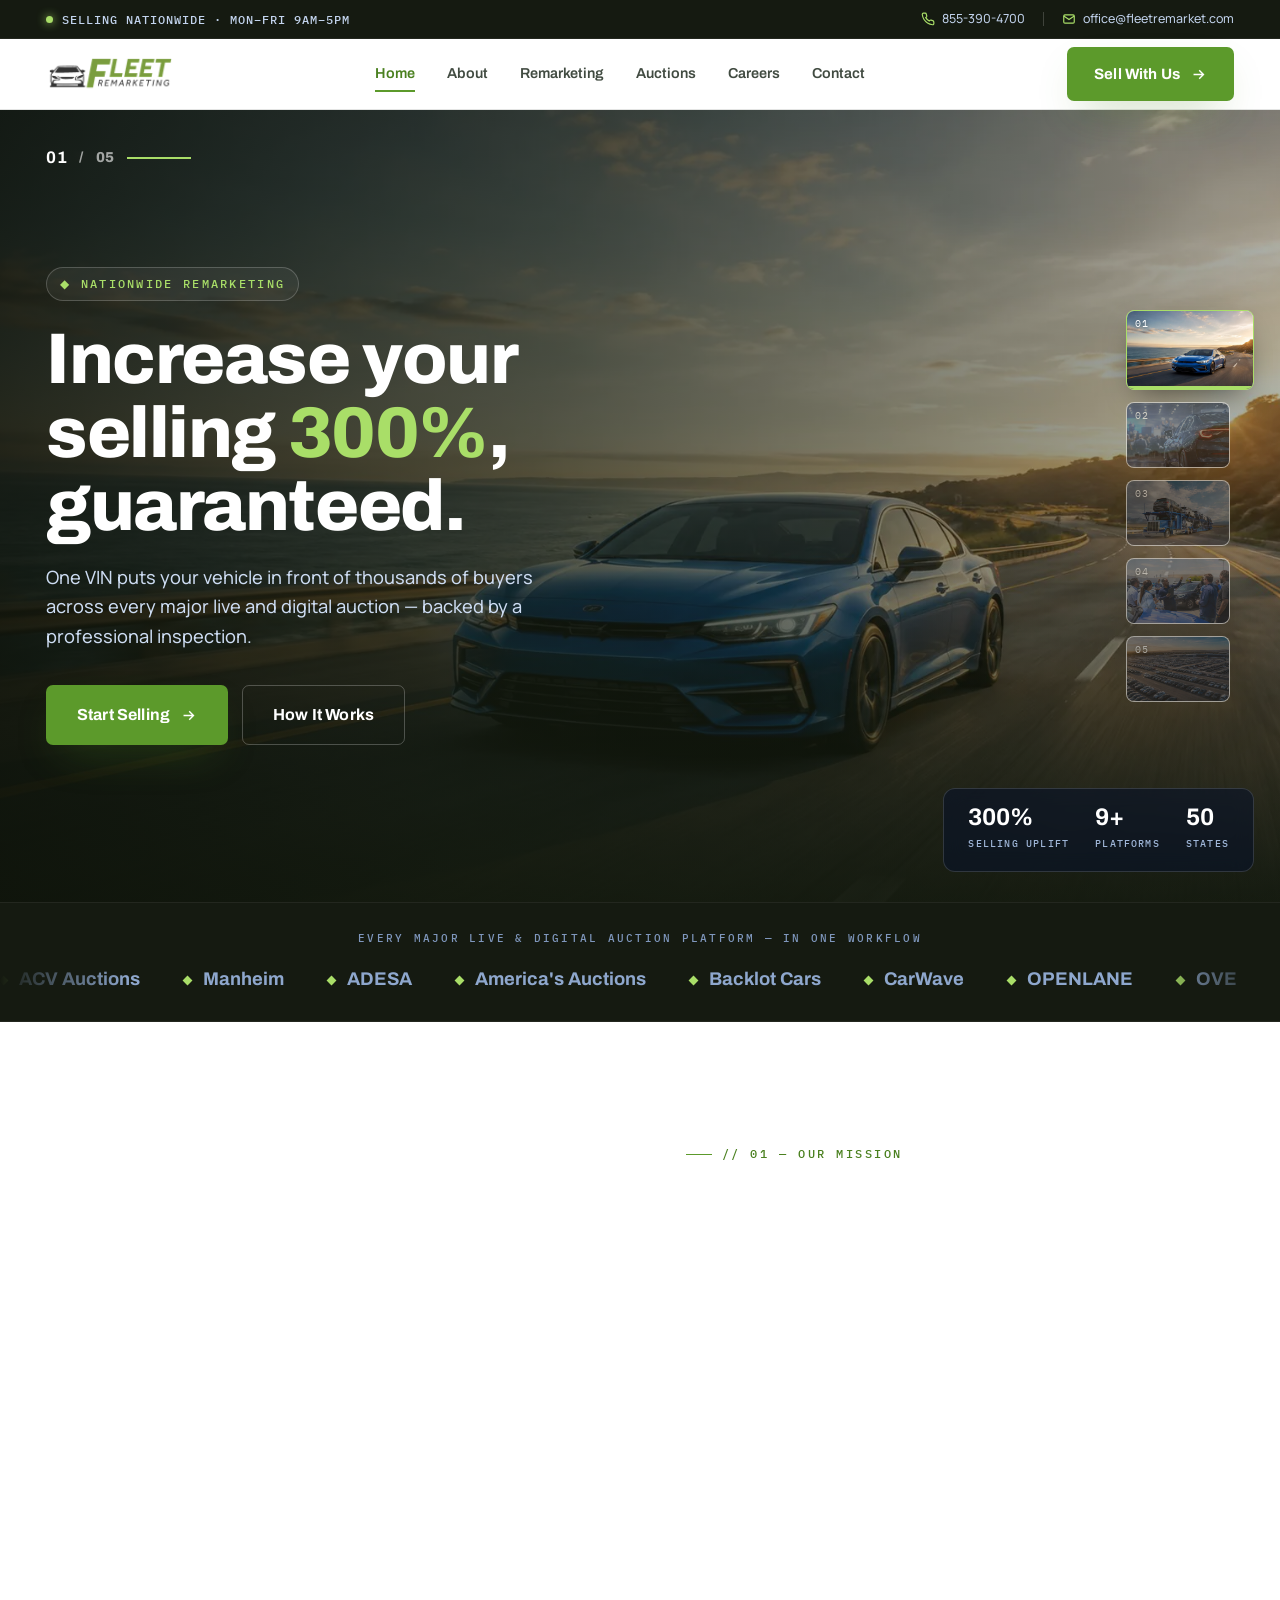
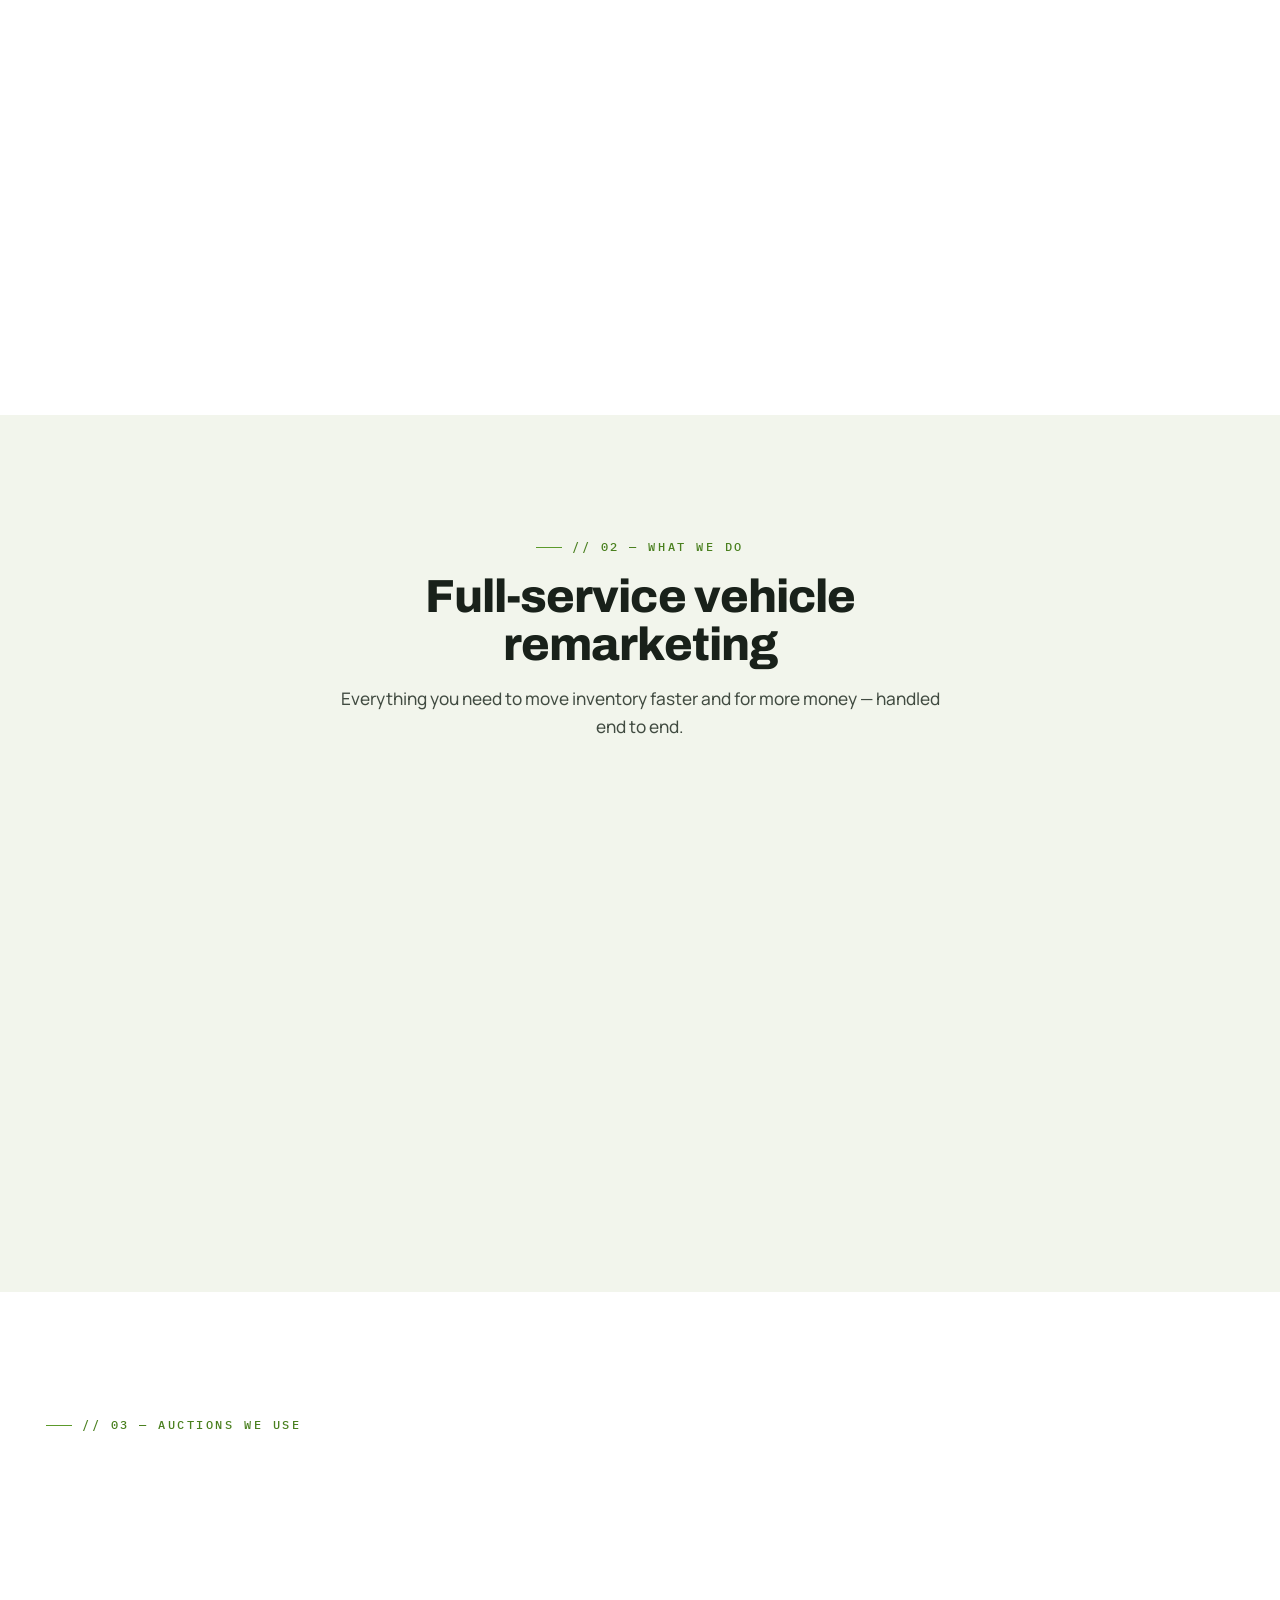
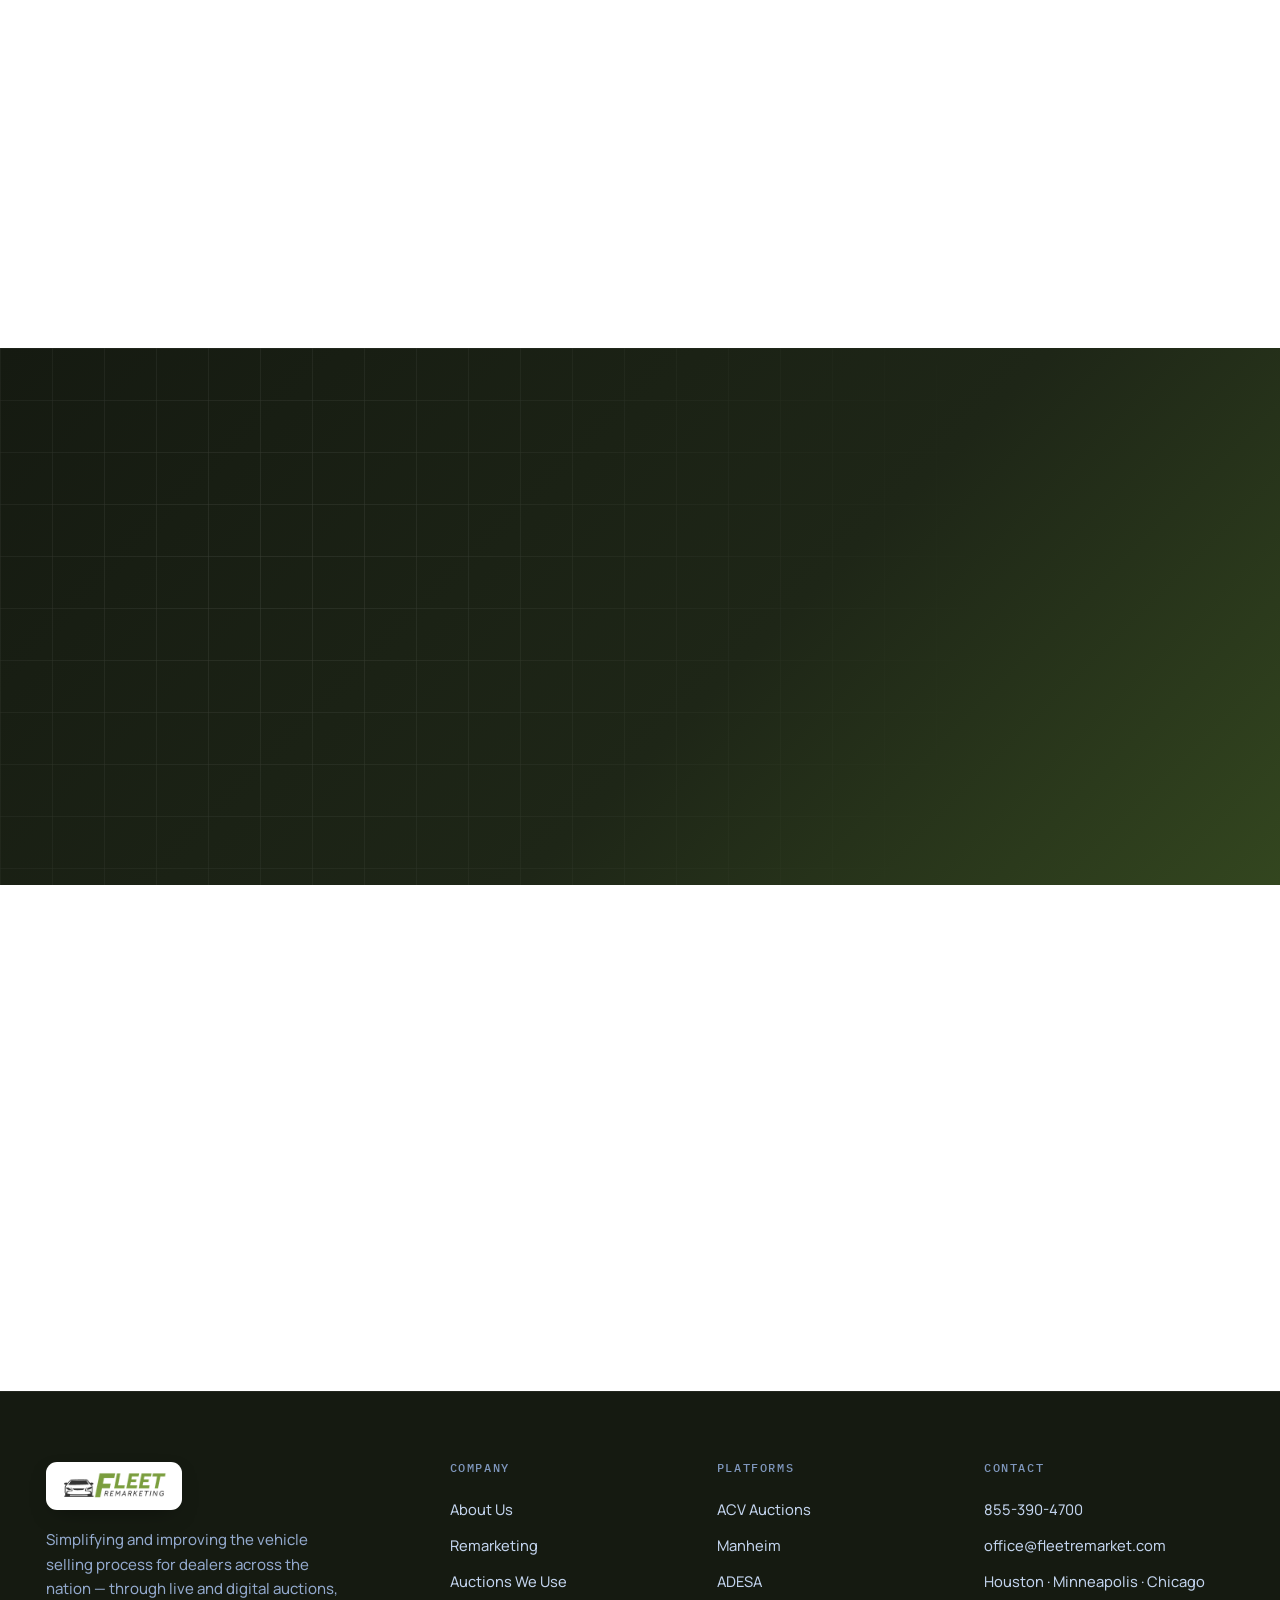
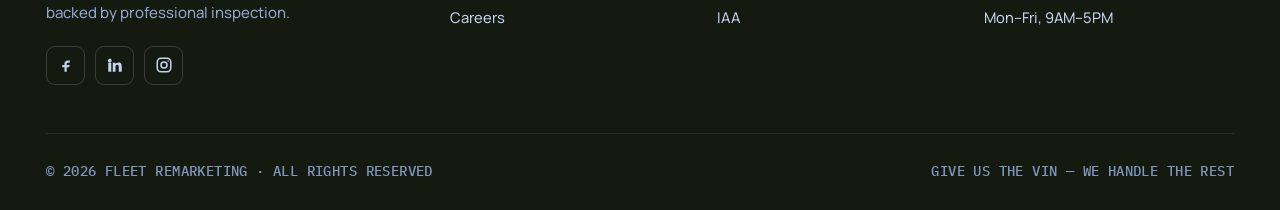
<file: concept-3/index.html>
<!DOCTYPE html>
<html lang="en">
<head>
<meta charset="UTF-8">
<meta name="viewport" content="width=device-width,initial-scale=1">
<title>Fleet Remarketing — Nationwide Vehicle Auctions & Remarketing</title>
<meta name="description" content="Give us the VIN — we handle professional inspection and expose every vehicle across 9+ live and digital auction platforms nationwide. Increase your selling up to 300%.">
<link rel="icon" href="assets/logo.webp">
<link rel="preconnect" href="https://fonts.googleapis.com">
<link rel="preconnect" href="https://fonts.gstatic.com" crossorigin>
<link href="https://fonts.googleapis.com/css2?family=Archivo:wght@500;600;700;800;900&family=Manrope:wght@400;500;600;700&family=IBM+Plex+Mono:wght@400;500;600&display=swap" rel="stylesheet">
<link rel="stylesheet" href="css/styles.css">
<link rel="preload" as="image" href="assets/hero-4.webp" fetchpriority="high">
</head>
<body>

<!-- ================= TOP BAR ================= -->
<div class="topbar">
  <div class="wrap topbar-in">
    <div class="tb-l"><span class="dot"></span><span class="tb-hide">SELLING NATIONWIDE · MON–FRI 9AM–5PM</span></div>
    <div class="tb-r">
      <a href="tel:8553904700"><svg viewBox="0 0 24 24" fill="none" stroke="currentColor" stroke-width="2"><path d="M22 16.9v3a2 2 0 0 1-2.2 2 19.8 19.8 0 0 1-8.6-3 19.5 19.5 0 0 1-6-6 19.8 19.8 0 0 1-3-8.6A2 2 0 0 1 4.1 2h3a2 2 0 0 1 2 1.7c.1.9.4 1.8.7 2.7a2 2 0 0 1-.5 2.1L8.1 9.6a16 16 0 0 0 6 6l1.1-1.1a2 2 0 0 1 2.1-.5c.9.3 1.8.6 2.7.7a2 2 0 0 1 1.7 2z"/></svg>855-390-4700</a>
      <span class="tb-div"></span>
      <a href="mailto:office@fleetremarket.com"><svg viewBox="0 0 24 24" fill="none" stroke="currentColor" stroke-width="2"><rect x="3" y="5" width="18" height="14" rx="2"/><path d="M3 7l9 6 9-6"/></svg>office@fleetremarket.com</a>
    </div>
  </div>
</div>

<!-- ================= NAV ================= -->
<header class="nav" id="nav">
  <div class="wrap nav-in">
    <a href="index.html" class="brand" aria-label="Fleet Remarketing home"><img class="logo" src="assets/logo.webp" alt="Fleet Remarketing"></a>
    <nav class="nav-links">
      <a href="index.html" class="active">Home</a>
      <a href="about.html">About</a>
      <a href="services.html">Remarketing</a>
      <a href="auctions.html">Auctions</a>
      <a href="careers.html">Careers</a>
      <a href="contact.html">Contact</a>
    </nav>
    <div class="nav-right">
      <a href="contact.html" class="btn btn-primary">Sell With Us
        <svg class="arw" viewBox="0 0 24 24" fill="none" stroke="currentColor" stroke-width="2"><path d="M5 12h14M13 6l6 6-6 6"/></svg></a>
      <button class="burger" id="burger" aria-label="Menu"><span></span><span></span><span></span></button>
    </div>
  </div>
</header>

<div class="mobile-menu" id="mobileMenu">
  <a href="index.html" class="active"><span class="mno">01</span>Home</a>
  <a href="about.html"><span class="mno">02</span>About</a>
  <a href="services.html"><span class="mno">03</span>Remarketing</a>
  <a href="auctions.html"><span class="mno">04</span>Auctions</a>
  <a href="careers.html"><span class="mno">05</span>Careers</a>
  <a href="contact.html"><span class="mno">06</span>Contact</a>
  <a href="contact.html" class="btn btn-primary mm-cta">Sell With Us</a>
</div>

<!-- ================= HERO — CINEMATIC FILMSTRIP SLIDER ================= -->
<section class="showcase" id="showcase">
  <div class="sc-track">
    <!-- slide 1 -->
    <article class="sc-slide" data-i="0">
      <div class="sc-img" style="background-image:url('assets/hero-4.webp')"></div>
      <div class="wrap sc-inner"><div class="sc-content">
        <span class="sc-tag">◆ Nationwide Remarketing</span>
        <h1 class="sc-h">Increase your selling <em>300%</em>, guaranteed.</h1>
        <p class="sc-p">One VIN puts your vehicle in front of thousands of buyers across every major live and digital auction — backed by a professional inspection.</p>
        <div class="sc-cta">
          <a href="contact.html" class="btn btn-primary btn-lg">Start Selling <svg class="arw" viewBox="0 0 24 24" fill="none" stroke="currentColor" stroke-width="2"><path d="M5 12h14M13 6l6 6-6 6"/></svg></a>
          <a href="services.html" class="btn btn-outline-d btn-lg">How It Works</a>
        </div>
      </div></div>
    </article>
    <!-- slide 2 -->
    <article class="sc-slide" data-i="1">
      <div class="sc-img" style="background-image:url('assets/hero-2.webp')"></div>
      <div class="wrap sc-inner"><div class="sc-content">
        <span class="sc-tag">◆ Top Sellers on ACV</span>
        <h1 class="sc-h">Among the largest sellers on <em>ACV Auctions</em>.</h1>
        <p class="sc-p">Live lanes and real-time digital bidding create genuine competition for your inventory — driving stronger final numbers on every unit.</p>
        <div class="sc-cta">
          <a href="auctions.html" class="btn btn-primary btn-lg">See Our Auctions <svg class="arw" viewBox="0 0 24 24" fill="none" stroke="currentColor" stroke-width="2"><path d="M5 12h14M13 6l6 6-6 6"/></svg></a>
          <a href="contact.html" class="btn btn-outline-d btn-lg">Talk to Us</a>
        </div>
      </div></div>
    </article>
    <!-- slide 3 -->
    <article class="sc-slide" data-i="2">
      <div class="sc-img" style="background-image:url('assets/feature-nationwide.webp')"></div>
      <div class="wrap sc-inner"><div class="sc-content">
        <span class="sc-tag">◆ Coast to Coast</span>
        <h1 class="sc-h">Give us the VIN. We handle <em>the rest</em>.</h1>
        <p class="sc-p">Inspection, exposure, logistics and settlement — nationwide. You send one number, we run the entire remarketing cycle end to end.</p>
        <div class="sc-cta">
          <a href="services.html" class="btn btn-primary btn-lg">Our Services <svg class="arw" viewBox="0 0 24 24" fill="none" stroke="currentColor" stroke-width="2"><path d="M5 12h14M13 6l6 6-6 6"/></svg></a>
          <a href="contact.html" class="btn btn-outline-d btn-lg">Get Started</a>
        </div>
      </div></div>
    </article>
    <!-- slide 4 -->
    <article class="sc-slide" data-i="3">
      <div class="sc-img" style="background-image:url('assets/feature-lot.webp')"></div>
      <div class="wrap sc-inner"><div class="sc-content">
        <span class="sc-tag">◆ On-Site Auctions</span>
        <h1 class="sc-h">We bring the <em>auction</em> to your lot.</h1>
        <p class="sc-p">No transport hassle, no downtime. Our team runs the sale right where your vehicles sit — faster turns, less friction, more cash freed up.</p>
        <div class="sc-cta">
          <a href="services.html" class="btn btn-primary btn-lg">Learn More <svg class="arw" viewBox="0 0 24 24" fill="none" stroke="currentColor" stroke-width="2"><path d="M5 12h14M13 6l6 6-6 6"/></svg></a>
          <a href="contact.html" class="btn btn-outline-d btn-lg">Book a Call</a>
        </div>
      </div></div>
    </article>
    <!-- slide 5 -->
    <article class="sc-slide" data-i="4">
      <div class="sc-img" style="background-image:url('assets/hero-3.webp')"></div>
      <div class="wrap sc-inner"><div class="sc-content">
        <span class="sc-tag">◆ 9+ Platforms, One Partner</span>
        <h1 class="sc-h">Maximum exposure, <em>zero</em> extra work.</h1>
        <p class="sc-p">ACV, Manheim, ADESA, IAA and more — every platform, managed through a single relationship and one simple workflow.</p>
        <div class="sc-cta">
          <a href="contact.html" class="btn btn-primary btn-lg">Sell With Us <svg class="arw" viewBox="0 0 24 24" fill="none" stroke="currentColor" stroke-width="2"><path d="M5 12h14M13 6l6 6-6 6"/></svg></a>
          <a href="about.html" class="btn btn-outline-d btn-lg">Why Us</a>
        </div>
      </div></div>
    </article>
  </div>

  <!-- top-left count -->
  <div class="wrap" style="position:absolute;left:0;right:0;top:34px;z-index:8">
    <div class="sc-count"><b id="scCur">01</b> / <span id="scTot">05</span> <span class="bar"><i></i></span></div>
  </div>

  <!-- vertical thumbnail gallery (click to switch) -->
  <div class="sc-strip">
    <button class="sc-thumb active" aria-label="Slide 1"><span class="tn">01</span><img src="assets/hero-4.webp" alt=""><span class="tp"></span></button>
    <button class="sc-thumb" aria-label="Slide 2"><span class="tn">02</span><img src="assets/hero-2.webp" alt=""><span class="tp"></span></button>
    <button class="sc-thumb" aria-label="Slide 3"><span class="tn">03</span><img src="assets/feature-nationwide.webp" alt=""><span class="tp"></span></button>
    <button class="sc-thumb" aria-label="Slide 4"><span class="tn">04</span><img src="assets/feature-lot.webp" alt=""><span class="tp"></span></button>
    <button class="sc-thumb" aria-label="Slide 5"><span class="tn">05</span><img src="assets/hero-3.webp" alt=""><span class="tp"></span></button>
  </div>

  <!-- floating facts -->
  <div class="sc-facts">
    <div class="f"><b>300%</b><span>Selling Uplift</span></div>
    <div class="f"><b>9+</b><span>Platforms</span></div>
    <div class="f"><b>50</b><span>States</span></div>
  </div>
</section>

<!-- ================= PLATFORM MARQUEE ================= -->
<section class="mq-sec">
  <div class="mq-lbl">Every major live &amp; digital auction platform — in one workflow</div>
  <div class="mq"><div class="mq-track" id="mqTrack">
    <span class="mq-item"><span class="sq"></span>ACV Auctions</span>
    <span class="mq-item"><span class="sq"></span>Manheim</span>
    <span class="mq-item"><span class="sq"></span>ADESA</span>
    <span class="mq-item"><span class="sq"></span>America's Auctions</span>
    <span class="mq-item"><span class="sq"></span>Backlot Cars</span>
    <span class="mq-item"><span class="sq"></span>CarWave</span>
    <span class="mq-item"><span class="sq"></span>OPENLANE</span>
    <span class="mq-item"><span class="sq"></span>OVE</span>
    <span class="mq-item"><span class="sq"></span>IAA</span>
  </div></div>
</section>

<!-- ================= INTRO / MISSION SPLIT ================= -->
<section class="sec">
  <div class="wrap">
    <div class="split">
      <div class="split-media rv">
        <span class="corner tl"></span><span class="corner br"></span>
        <img src="assets/about.webp" alt="Fleet Remarketing vehicle lot at sunset" loading="lazy" decoding="async">
        <div class="float-chip">
          <div class="ic"><svg viewBox="0 0 24 24" fill="none" stroke="currentColor" stroke-width="2"><path d="M9 12l2 2 4-4"/><circle cx="12" cy="12" r="9"/></svg></div>
          <div><b>100% Inspected</b><span>Every single vehicle</span></div>
        </div>
      </div>
      <div>
        <span class="kicker">// 01 — Our Mission</span>
        <h2 class="h-lg rv">Selling made <span class="grad-txt">simple</span> for every dealer.</h2>
        <p class="lead rv d1">Fleet Remarketing simplifies and improves the selling process across numerous platforms for our selling dealers. We expose each vehicle to a wide range of live and digital auctions — and every vehicle receives a professional inspection.</p>
        <ul class="ticks rv d2">
          <li><span class="tk"><svg viewBox="0 0 24 24" fill="none" stroke="currentColor" stroke-width="3"><path d="M5 12l5 5L20 7"/></svg></span>Maximum exposure across live &amp; digital auctions</li>
          <li><span class="tk"><svg viewBox="0 0 24 24" fill="none" stroke="currentColor" stroke-width="3"><path d="M5 12l5 5L20 7"/></svg></span>Professional inspection on every vehicle</li>
          <li><span class="tk"><svg viewBox="0 0 24 24" fill="none" stroke="currentColor" stroke-width="3"><path d="M5 12l5 5L20 7"/></svg></span>Nationwide reach — just give us the VIN</li>
        </ul>
        <a href="about.html" class="btn btn-dark rv d3">More About Us <svg class="arw" viewBox="0 0 24 24" fill="none" stroke="currentColor" stroke-width="2"><path d="M5 12h14M13 6l6 6-6 6"/></svg></a>
      </div>
    </div>
  </div>
</section>

<!-- ================= STATS ================= -->
<section class="sec-tight">
  <div class="wrap">
    <div class="stats rv">
      <div class="stat"><div class="n" data-count="300"><span class="v">0</span><span class="s">%</span></div><div class="l">Increase in selling</div></div>
      <div class="stat"><div class="n" data-count="9"><span class="v">0</span><span class="s">+</span></div><div class="l">Auction platforms</div></div>
      <div class="stat"><div class="n" data-count="3"><span class="v">0</span></div><div class="l">Regional offices</div></div>
      <div class="stat"><div class="n" data-count="100"><span class="v">0</span><span class="s">%</span></div><div class="l">Inspected vehicles</div></div>
    </div>
  </div>
</section>

<!-- ================= SERVICES PREVIEW ================= -->
<section class="sec tint">
  <div class="wrap">
    <div class="sec-head center">
      <span class="kicker" style="justify-content:center">// 02 — What We Do</span>
      <h2 class="h-lg">Full-service vehicle remarketing</h2>
      <p class="lead">Everything you need to move inventory faster and for more money — handled end to end.</p>
    </div>
    <div class="grid-3">
      <div class="card rv"><span class="cno">01</span>
        <div class="ic"><svg viewBox="0 0 24 24" fill="none" stroke="currentColor" stroke-width="2"><path d="M3 13l2-6h14l2 6M5 13h14v5H5zM7 18v2M17 18v2"/><circle cx="7.5" cy="15.5" r="1"/><circle cx="16.5" cy="15.5" r="1"/></svg></div>
        <h3>Multi-Platform Selling</h3>
        <p>Your vehicles listed across ACV, Manheim, ADESA, IAA and more — the widest possible buyer pool in one workflow.</p>
        <a class="clink" href="services.html">Learn more <svg viewBox="0 0 24 24" fill="none" stroke="currentColor" stroke-width="2"><path d="M5 12h14M13 6l6 6-6 6"/></svg></a>
      </div>
      <div class="card rv d1"><span class="cno">02</span>
        <div class="ic"><svg viewBox="0 0 24 24" fill="none" stroke="currentColor" stroke-width="2"><path d="M12 3l8 4v5c0 5-3.5 8-8 9-4.5-1-8-4-8-9V7z"/><path d="M9 12l2 2 4-4"/></svg></div>
        <h3>Professional Inspection</h3>
        <p>Every vehicle receives a thorough professional inspection, giving buyers confidence and driving stronger bids.</p>
        <a class="clink" href="services.html">Learn more <svg viewBox="0 0 24 24" fill="none" stroke="currentColor" stroke-width="2"><path d="M5 12h14M13 6l6 6-6 6"/></svg></a>
      </div>
      <div class="card rv d2"><span class="cno">03</span>
        <div class="ic"><svg viewBox="0 0 24 24" fill="none" stroke="currentColor" stroke-width="2"><circle cx="12" cy="12" r="9"/><path d="M2 12h20M12 2c3 3 3 17 0 20M12 2c-3 3-3 17 0 20"/></svg></div>
        <h3>Nationwide Reach</h3>
        <p>We sell coast to coast. Give us the VIN and we handle exposure, logistics and the sale — anywhere in the country.</p>
        <a class="clink" href="services.html">Learn more <svg viewBox="0 0 24 24" fill="none" stroke="currentColor" stroke-width="2"><path d="M5 12h14M13 6l6 6-6 6"/></svg></a>
      </div>
    </div>
    <div style="text-align:center;margin-top:40px" class="rv">
      <a href="services.html" class="btn btn-primary btn-lg">Explore All Services <svg class="arw" viewBox="0 0 24 24" fill="none" stroke="currentColor" stroke-width="2"><path d="M5 12h14M13 6l6 6-6 6"/></svg></a>
    </div>
  </div>
</section>

<!-- ================= AUCTIONS SPLIT ================= -->
<section class="sec">
  <div class="wrap">
    <div class="split rev">
      <div class="split-media rv">
        <span class="corner tl"></span><span class="corner br"></span>
        <img src="assets/hero-2.webp" alt="Live auction floor" loading="lazy" decoding="async">
      </div>
      <div>
        <span class="kicker">// 03 — Auctions We Use</span>
        <h2 class="h-lg rv">Every major auction, <span class="grad-txt">one partner</span>.</h2>
        <p class="lead rv d1">We list your inventory simultaneously across the nation's leading live and digital lanes — more eyes, more bids, and a stronger final price on every vehicle.</p>
        <ul class="ticks rv d2">
          <li><span class="tk"><svg viewBox="0 0 24 24" fill="none" stroke="currentColor" stroke-width="3"><path d="M5 12l5 5L20 7"/></svg></span>Among the top sellers on ACV Auctions</li>
          <li><span class="tk"><svg viewBox="0 0 24 24" fill="none" stroke="currentColor" stroke-width="3"><path d="M5 12l5 5L20 7"/></svg></span>Manheim, ADESA, OPENLANE, OVE, IAA &amp; more</li>
          <li><span class="tk"><svg viewBox="0 0 24 24" fill="none" stroke="currentColor" stroke-width="3"><path d="M5 12l5 5L20 7"/></svg></span>Listed on 9+ platforms at once, automatically</li>
        </ul>
        <a href="auctions.html" class="btn btn-dark rv d3">View All Platforms <svg class="arw" viewBox="0 0 24 24" fill="none" stroke="currentColor" stroke-width="2"><path d="M5 12h14M13 6l6 6-6 6"/></svg></a>
      </div>
    </div>
  </div>
</section>

<!-- ================= QUOTE ================= -->
<section class="sec quote">
  <div class="wrap quote-in rv">
    <div class="qm">&ldquo;</div>
    <blockquote>Fleet Remarketing turned our aging inventory into cash faster than we thought possible. One VIN, and our vehicles were live across <em>every major auction</em> — the final numbers spoke for themselves.</blockquote>
    <div class="quote-by">
      <div class="qa">GM</div>
      <div><b>Group Fixed Ops Director</b><span>Multi-rooftop dealer group · Texas</span></div>
    </div>
  </div>
</section>

<!-- ================= CTA ================= -->
<section class="sec-tight">
  <div class="wrap">
    <div class="cta rv">
      <h2>Ready to increase your selling 300%?</h2>
      <p>Give us the VIN and we'll handle the rest — nationwide exposure, professional inspection, more money for your inventory.</p>
      <a href="contact.html" class="btn btn-white btn-lg">Get Started Today <svg class="arw" viewBox="0 0 24 24" fill="none" stroke="currentColor" stroke-width="2"><path d="M5 12h14M13 6l6 6-6 6"/></svg></a>
    </div>
  </div>
</section>

<!-- ================= FOOTER ================= -->
<footer>
  <div class="wrap">
    <div class="foot-grid">
      <div class="foot-brand">
        <a href="index.html" class="brand foot-logo" style="margin-bottom:18px"><span class="logo-chip"><img class="logo" src="assets/logo.webp" alt="Fleet Remarketing"></span></a>
        <p>Simplifying and improving the vehicle selling process for dealers across the nation — through live and digital auctions, backed by professional inspection.</p>
        <div class="foot-soc">
          <a href="#" aria-label="Facebook"><svg width="18" height="18" viewBox="0 0 24 24" fill="currentColor"><path d="M14 9h3V6h-3c-2.2 0-4 1.8-4 4v2H7v3h3v6h3v-6h3l1-3h-4v-2c0-.6.4-1 1-1z"/></svg></a>
          <a href="#" aria-label="LinkedIn"><svg width="18" height="18" viewBox="0 0 24 24" fill="currentColor"><path d="M4.98 3.5A2.5 2.5 0 1 1 5 8.5a2.5 2.5 0 0 1-.02-5zM3 9h4v12H3zM9 9h3.8v1.7h.05c.53-1 1.83-2 3.77-2C20.4 8.7 21 11 21 14.1V21h-4v-6.1c0-1.45-.03-3.3-2-3.3-2 0-2.3 1.57-2.3 3.2V21H9z"/></svg></a>
          <a href="#" aria-label="Instagram"><svg width="18" height="18" viewBox="0 0 24 24" fill="none" stroke="currentColor" stroke-width="2"><rect x="3" y="3" width="18" height="18" rx="5"/><circle cx="12" cy="12" r="4"/><circle cx="17.5" cy="6.5" r="1" fill="currentColor" stroke="none"/></svg></a>
        </div>
      </div>
      <div class="foot-col">
        <h5>Company</h5>
        <a href="about.html">About Us</a>
        <a href="services.html">Remarketing</a>
        <a href="auctions.html">Auctions We Use</a>
        <a href="careers.html">Careers</a>
      </div>
      <div class="foot-col">
        <h5>Platforms</h5>
        <a href="auctions.html">ACV Auctions</a>
        <a href="auctions.html">Manheim</a>
        <a href="auctions.html">ADESA</a>
        <a href="auctions.html">IAA</a>
      </div>
      <div class="foot-col">
        <h5>Contact</h5>
        <a href="tel:8553904700">855-390-4700</a>
        <a href="mailto:office@fleetremarket.com">office@fleetremarket.com</a>
        <a href="contact.html">Houston · Minneapolis · Chicago</a>
        <a href="contact.html">Mon–Fri, 9AM–5PM</a>
      </div>
    </div>
    <div class="foot-bottom">
      <span>© 2026 FLEET REMARKETING · ALL RIGHTS RESERVED</span>
      <span>GIVE US THE VIN — WE HANDLE THE REST</span>
    </div>
  </div>
</footer>

<button class="totop" id="totop" aria-label="Back to top"><svg viewBox="0 0 24 24" fill="none" stroke="currentColor" stroke-width="2.5"><path d="M12 19V5M5 12l7-7 7 7"/></svg></button>
<script src="js/main.js"></script>
</body>
</html>
</file>
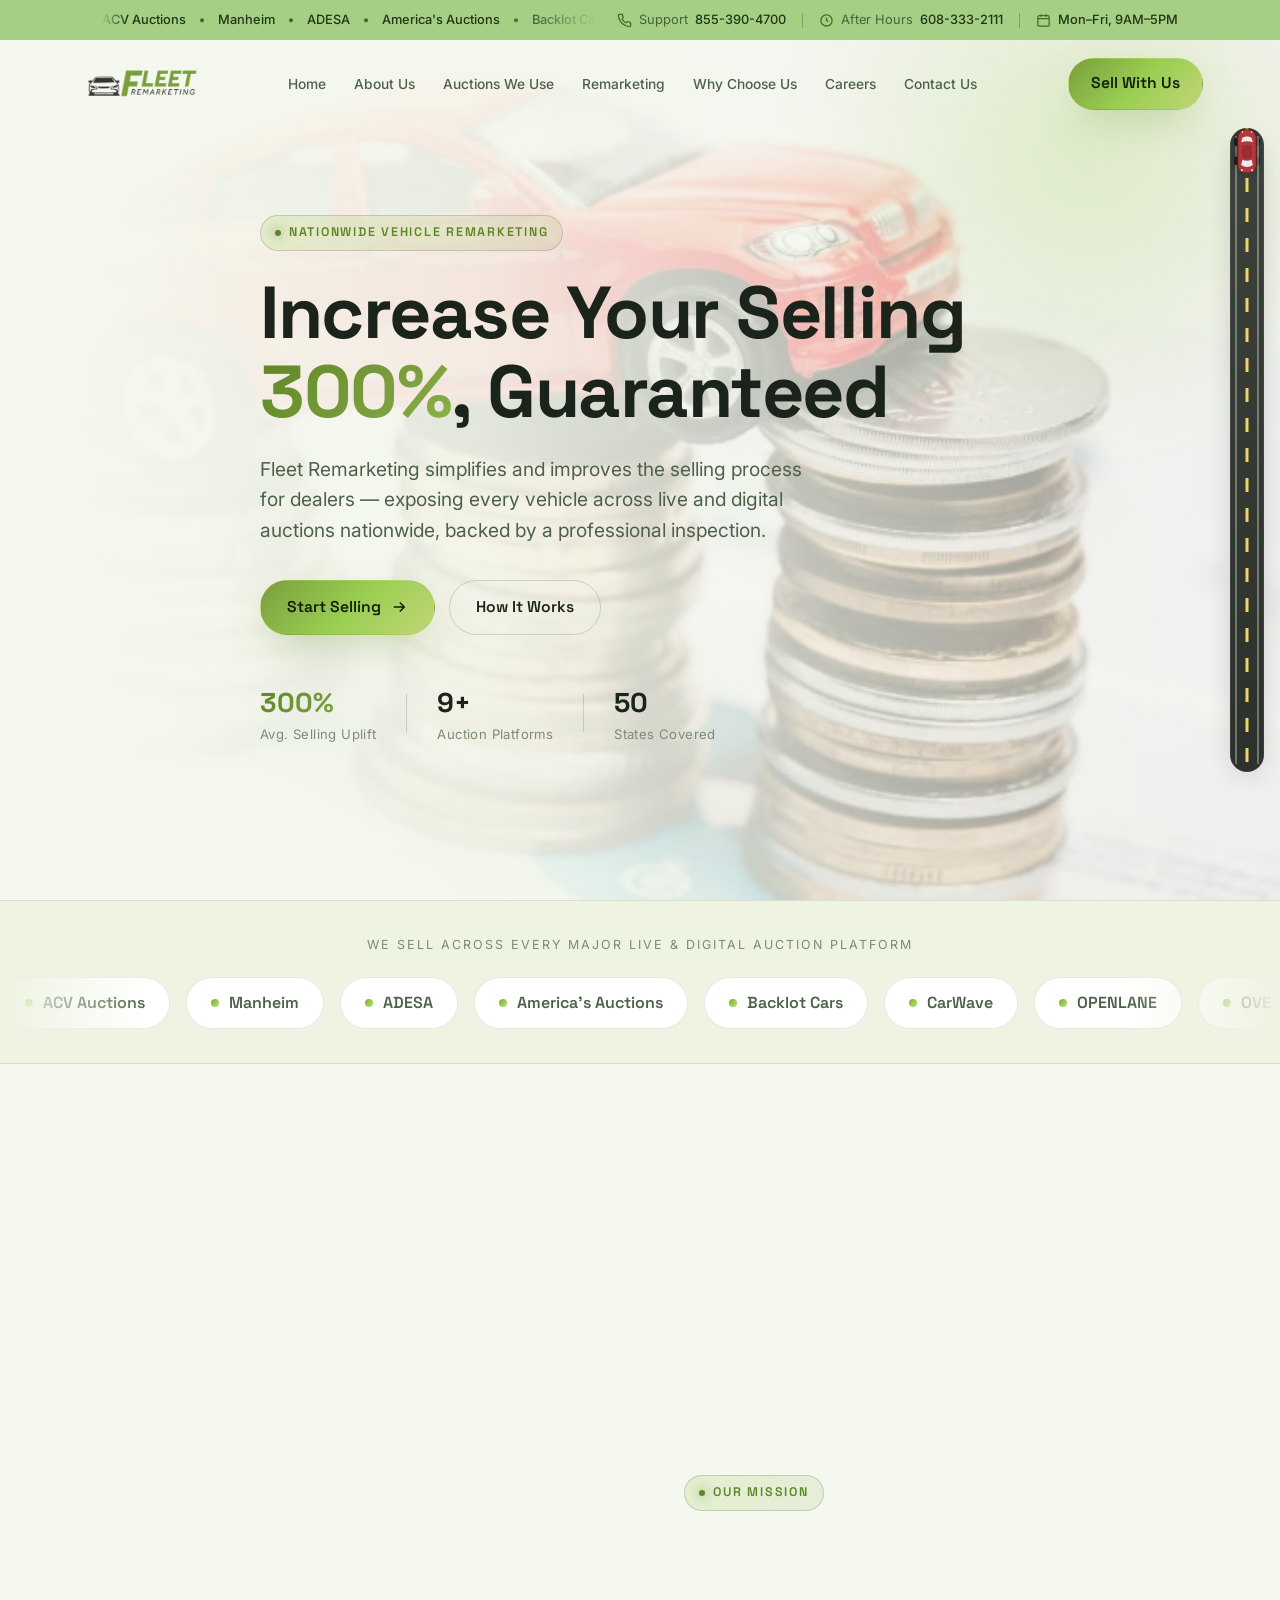
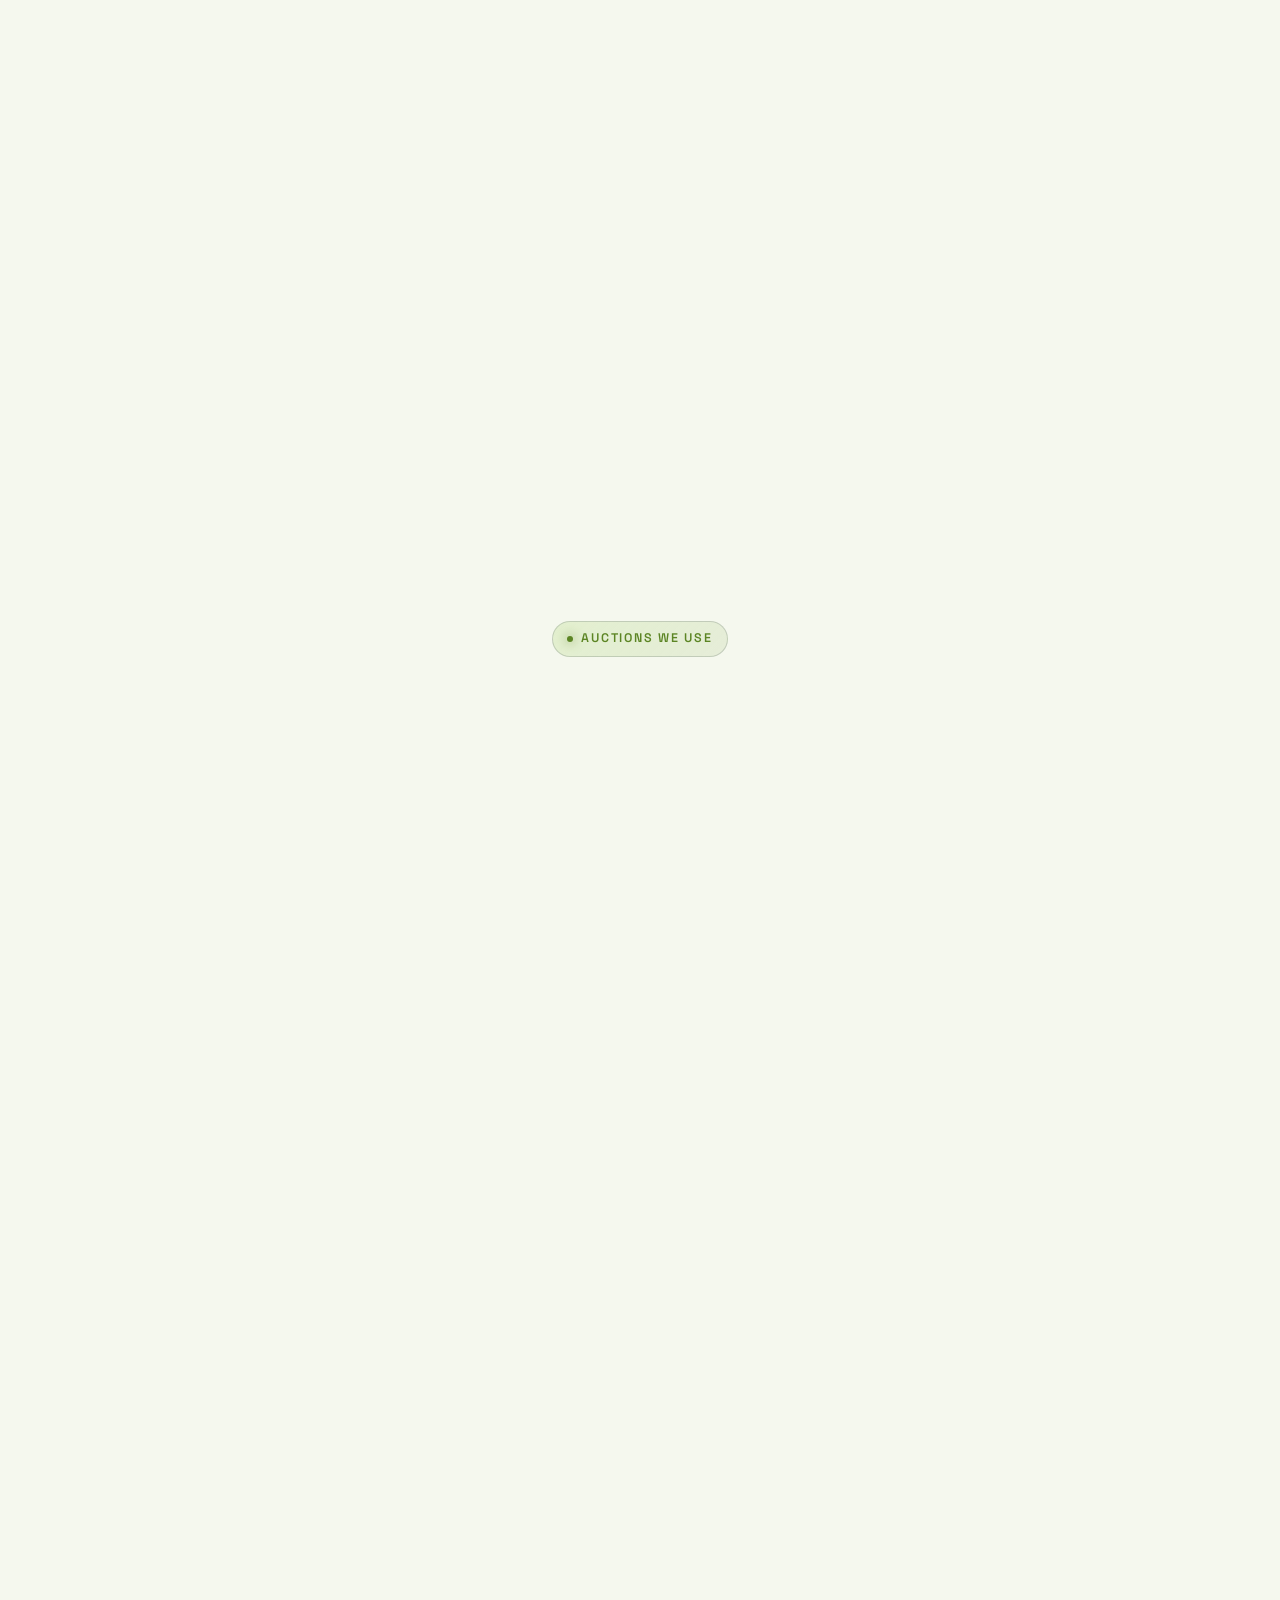
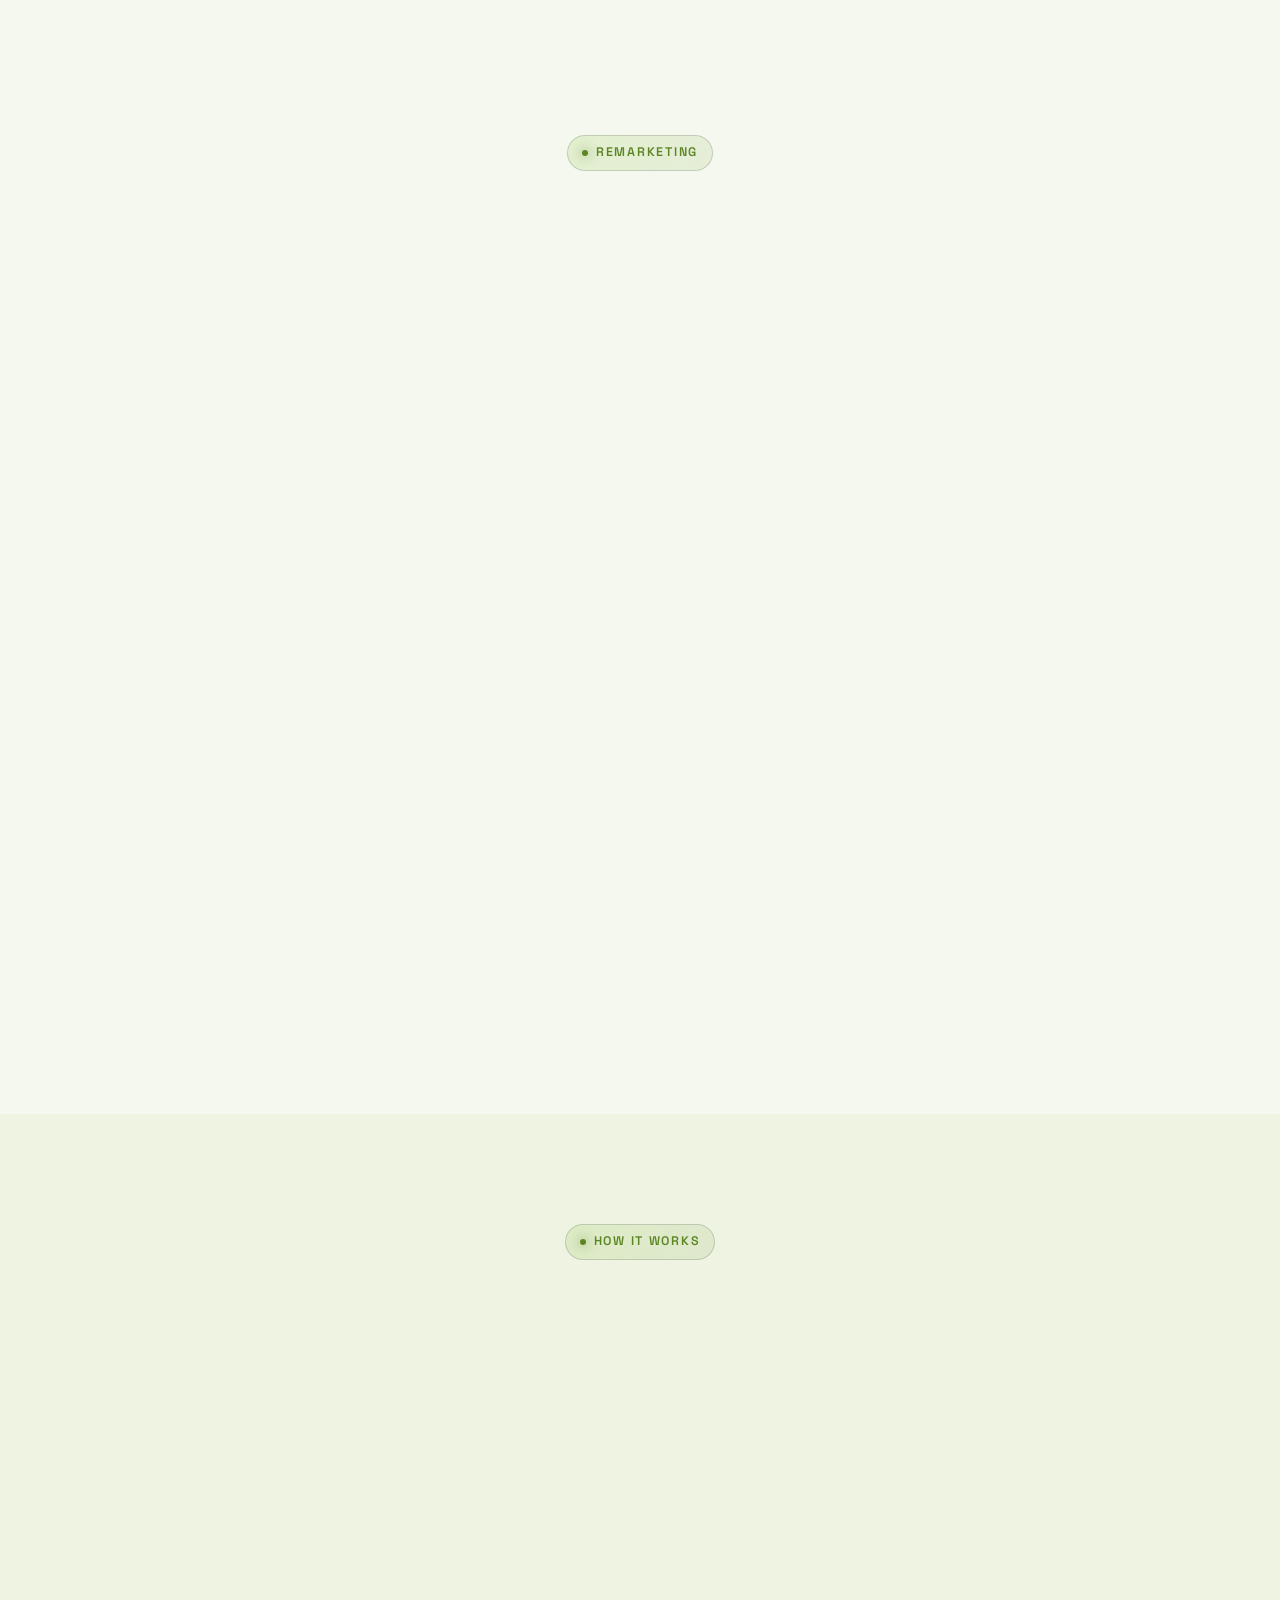
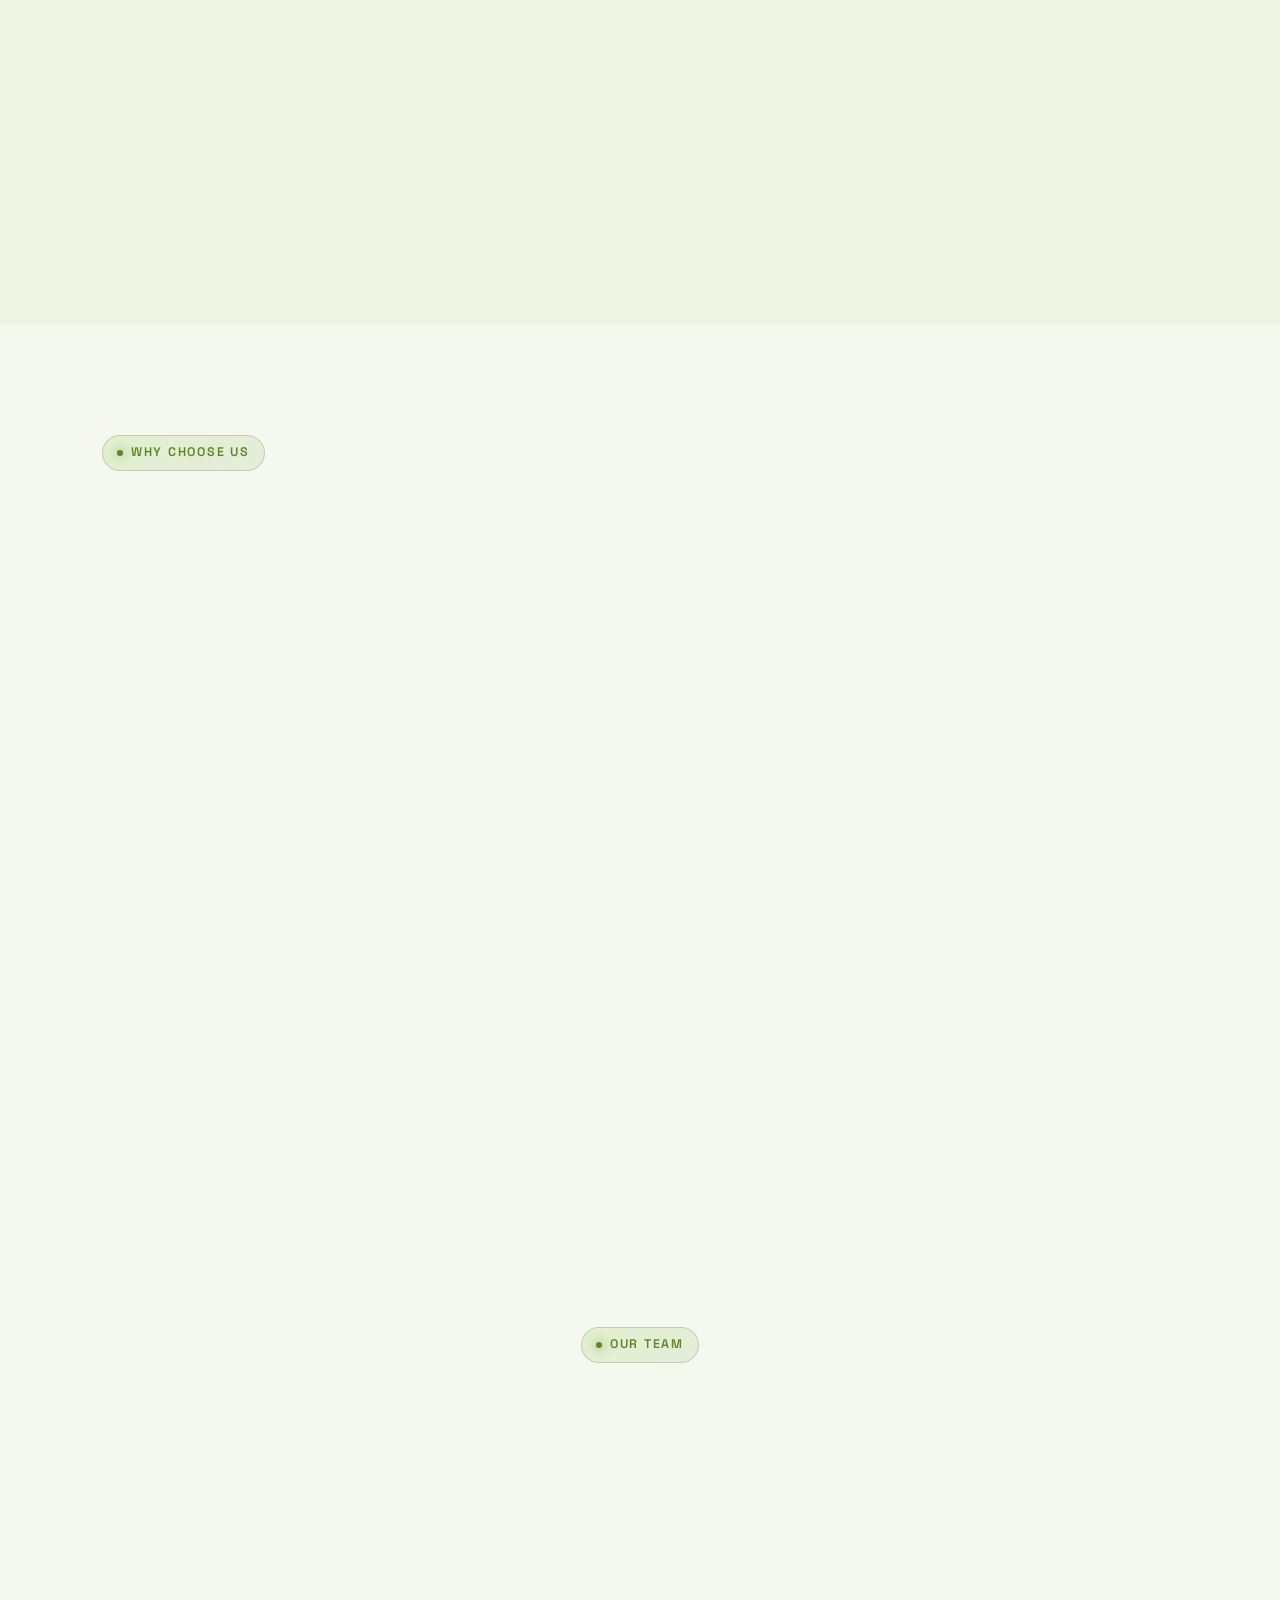
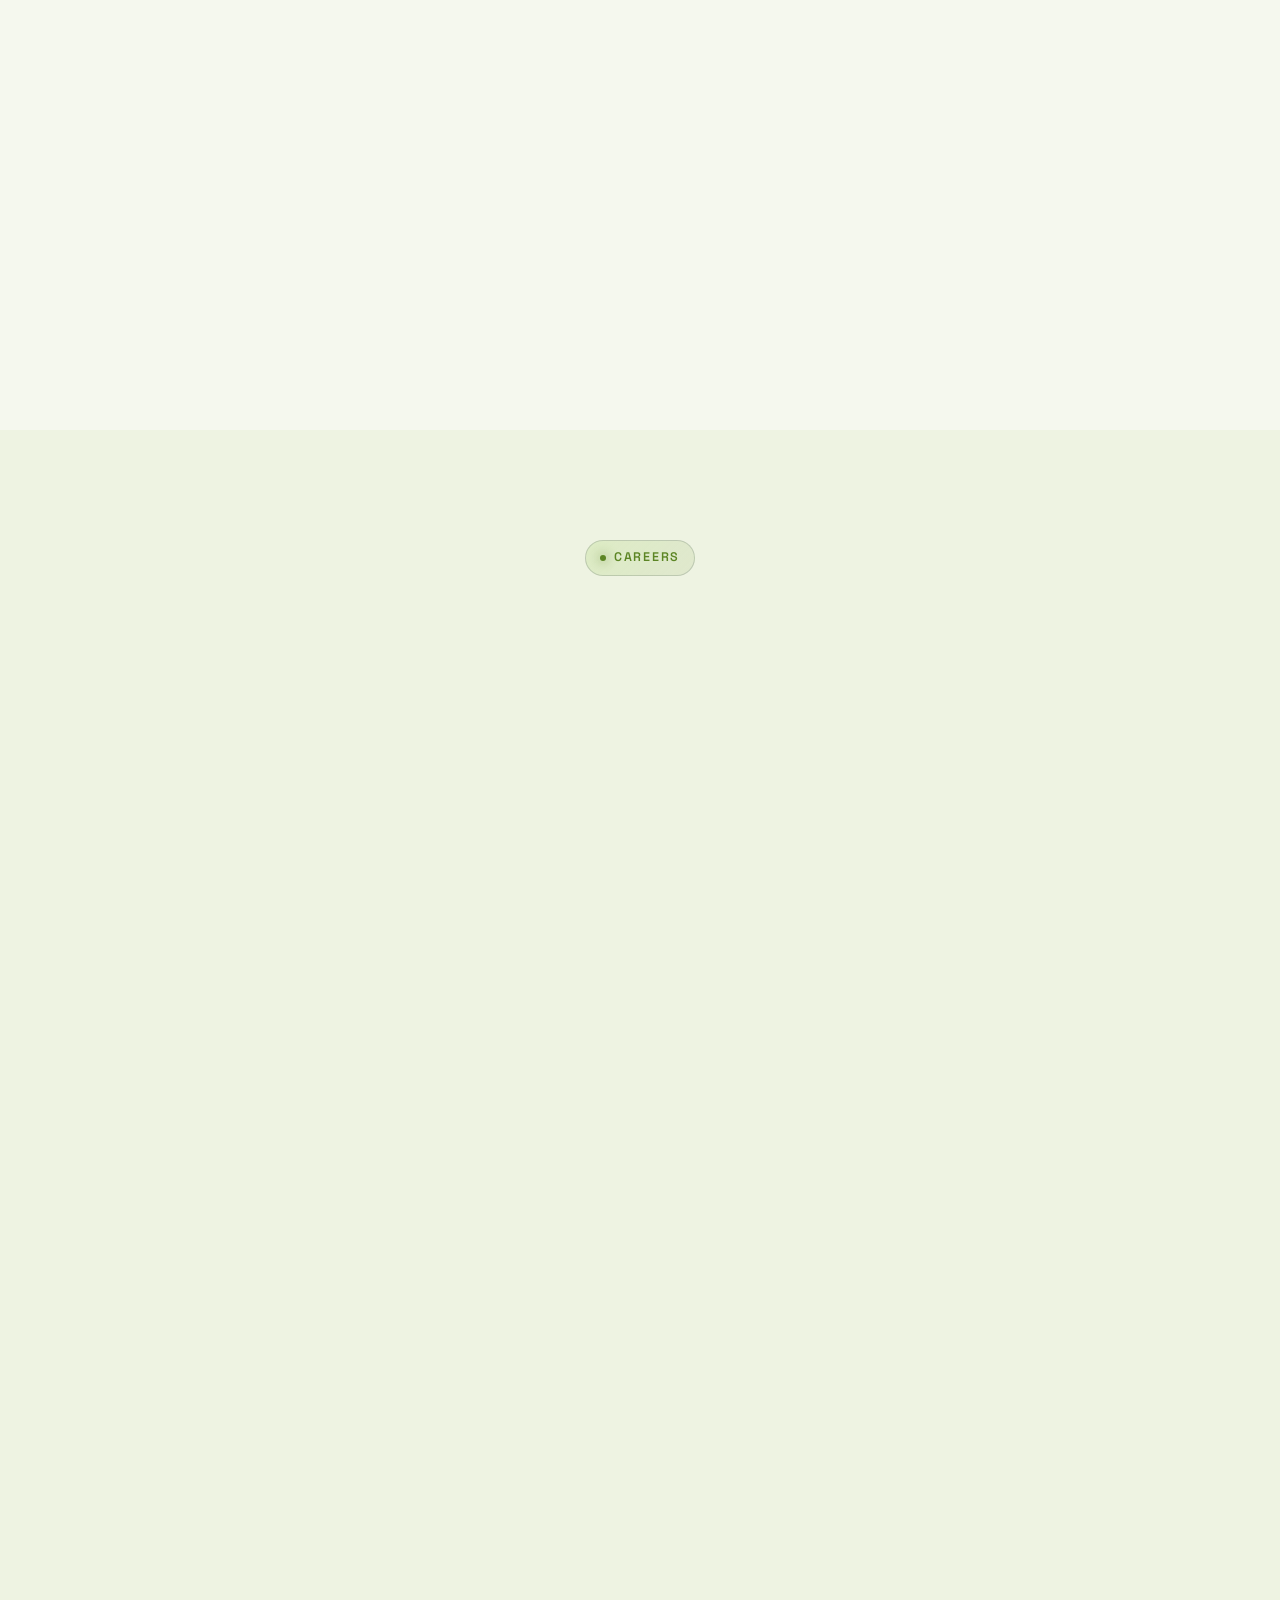
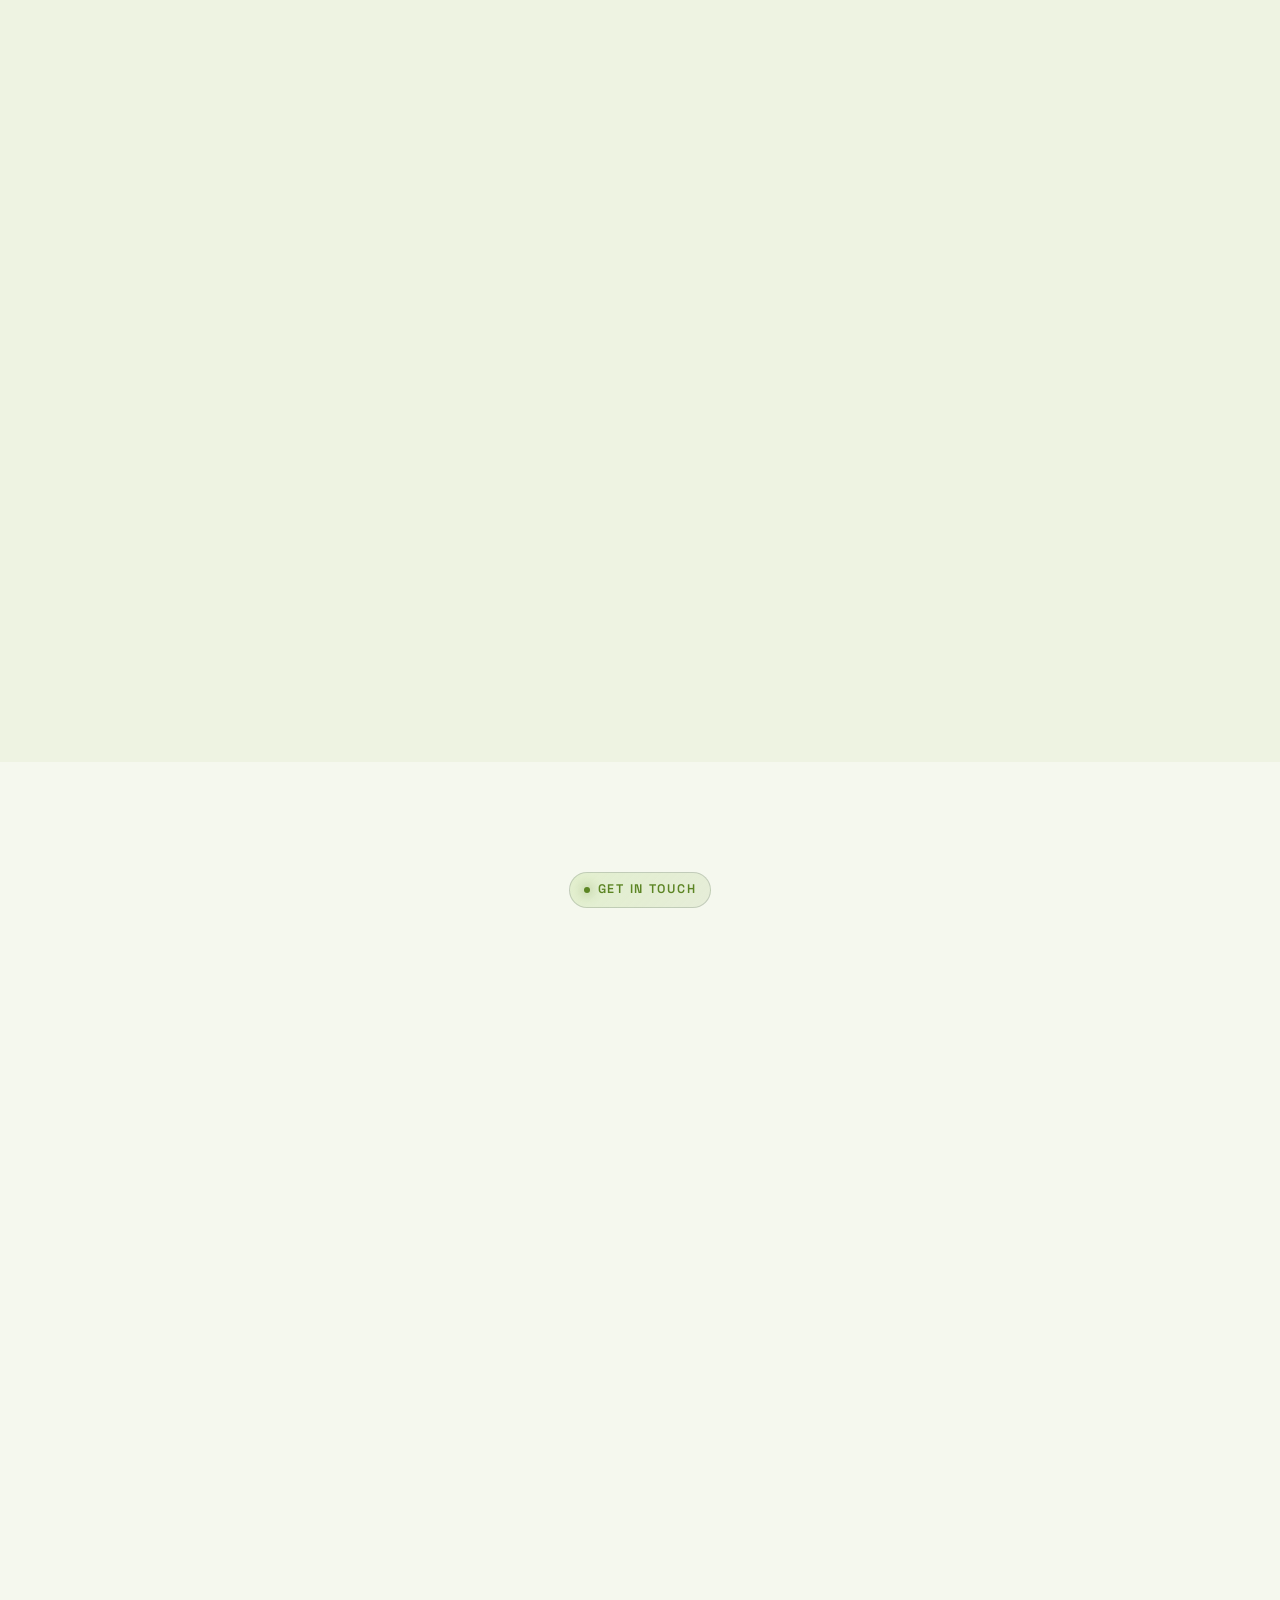
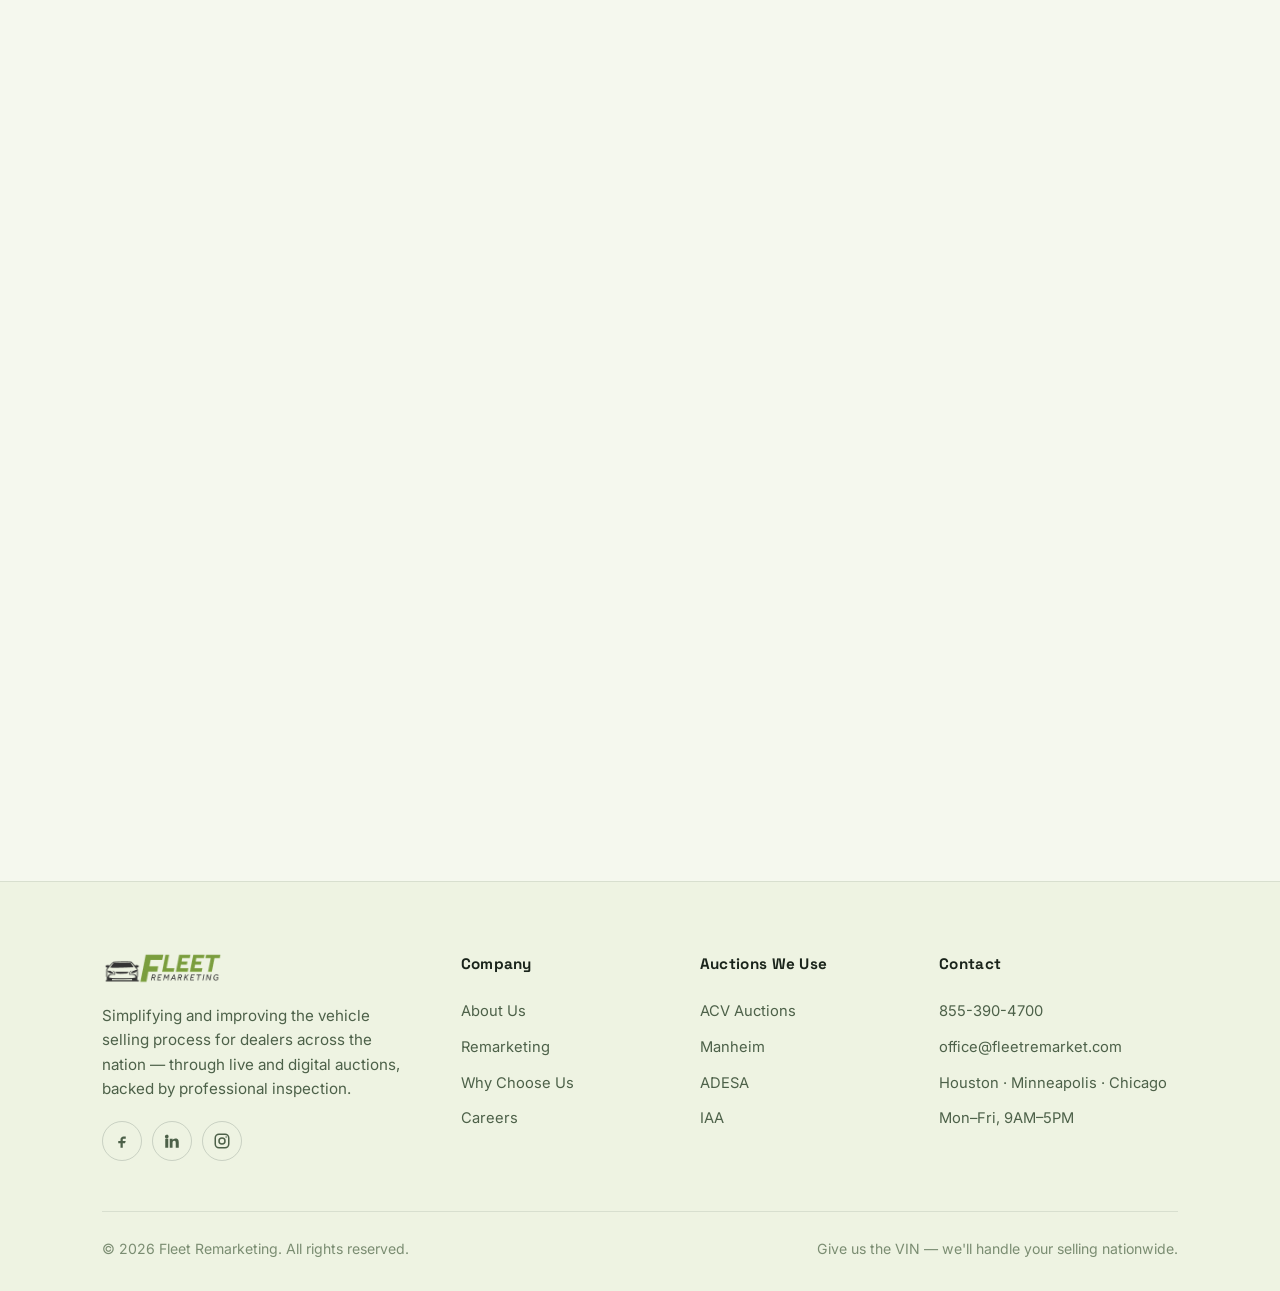
<file: concept-1.html>
<!DOCTYPE html>
<html lang="en">
<head>
<meta charset="UTF-8">
<meta name="viewport" content="width=device-width, initial-scale=1.0">
<title>Fleet Remarketing — Sell Your Vehicles Nationwide</title>
<meta name="description" content="Fleet Remarketing simplifies vehicle selling across live and digital auctions. Give us the VIN — we handle inspection, exposure across 9+ platforms, and nationwide selling.">
<link rel="icon" href="assets/logo.webp">
<link rel="preconnect" href="https://fonts.googleapis.com">
<link rel="preconnect" href="https://fonts.gstatic.com" crossorigin>
<link href="https://fonts.googleapis.com/css2?family=Space+Grotesk:wght@400;500;600;700&family=Inter:wght@400;450;500;600;700&display=swap" rel="stylesheet">
<style>
:root{
  --bg:#f5f8ee; --bg-2:#eef3e2; --surface:#ffffff; --surface-2:#f4f8ea;
  --line:rgba(69,89,81,.13); --line-2:rgba(69,89,81,.22);
  --txt:#1a241b; --txt-2:#4d6149; --txt-3:#7b8d72;
  --brand:#6f9d31; --brand-2:#5c8524; --brand-ink:#10200a;
  --amber:#ffb020;
  --grad:linear-gradient(135deg,#7a9d3e 0%,#9ace51 52%,#c2d578 100%);
  --grad-strong:linear-gradient(135deg,#5c8524 0%,#7a9d3e 60%,#8bb545 100%);
  --grad-soft:linear-gradient(135deg,rgba(154,206,81,.20),rgba(122,157,62,.12));
  --shadow:0 20px 50px -24px rgba(45,70,40,.26);
  --shadow-brand:0 16px 40px -14px rgba(122,157,62,.5);
  --r:18px; --r-sm:12px; --maxw:1200px;
  --nav-bg:rgba(255,255,255,.78);
}
*{margin:0;padding:0;box-sizing:border-box}
html{scroll-behavior:smooth;overflow-x:hidden}
@supports (overflow-x:clip){html{overflow-x:clip}}
body{
  font-family:'Inter',system-ui,-apple-system,Segoe UI,Roboto,sans-serif;
  background:var(--bg); color:var(--txt); line-height:1.6;
  -webkit-font-smoothing:antialiased; overflow-x:hidden;
  transition:background .4s ease,color .4s ease;
}
h1,h2,h3,h4,.display{font-family:'Space Grotesk',sans-serif; line-height:1.08; letter-spacing:-.02em; font-weight:600}
a{color:inherit;text-decoration:none}
img{max-width:100%;display:block}
section{position:relative;scroll-margin-top:120px}
.wrap{max-width:var(--maxw);margin:0 auto;padding:0 24px}
.eyebrow{
  display:inline-flex;align-items:center;gap:8px;font-family:'Space Grotesk';
  font-size:.78rem;font-weight:600;letter-spacing:.14em;text-transform:uppercase;
  color:var(--brand-2);padding:7px 14px;border:1px solid var(--line-2);border-radius:100px;
  background:var(--grad-soft);
}
.eyebrow::before{content:"";width:6px;height:6px;border-radius:50%;background:var(--brand-2);box-shadow:0 0 12px var(--brand-2)}
.h-sec{font-size:clamp(1.9rem,4vw,3rem);margin:18px 0 14px}
.sub-sec{color:var(--txt-2);font-size:1.06rem;max-width:620px}
.grad-txt{background:var(--grad-strong);-webkit-background-clip:text;background-clip:text;color:transparent}
.btn{
  display:inline-flex;align-items:center;gap:9px;font-family:'Space Grotesk';font-weight:600;
  font-size:.98rem;padding:14px 26px;border-radius:100px;cursor:pointer;border:1px solid transparent;
  transition:transform .25s cubic-bezier(.2,.8,.2,1),box-shadow .25s,background .25s,border-color .25s;
  white-space:nowrap;
}
.btn svg{width:18px;height:18px}
.btn-primary{background:var(--grad);color:var(--brand-ink);box-shadow:var(--shadow-brand)}
.btn-primary:hover{transform:translateY(-3px);box-shadow:0 22px 48px -12px rgba(154,206,81,.6)}
.btn-ghost{background:transparent;color:var(--txt);border-color:var(--line-2)}
.btn-ghost:hover{background:var(--surface-2);transform:translateY(-3px);border-color:var(--brand)}
.btn-block{width:100%;justify-content:center}

/* ---------- NAV ---------- */
header.nav{position:fixed;top:0;left:0;right:0;z-index:100;transition:.35s ease}
.topbar{background:#a4cf84;color:#213417}
.topbar-inner{display:flex;align-items:center;justify-content:space-between;gap:20px;height:40px;font-size:.8rem}
.tb-marquee{flex:1;min-width:0;overflow:hidden;
  -webkit-mask:linear-gradient(90deg,transparent,#000 5%,#000 82%,transparent);
  mask:linear-gradient(90deg,transparent,#000 5%,#000 82%,transparent)}
.tb-track{display:inline-flex;align-items:center;gap:13px;white-space:nowrap;
  animation:tbscroll 34s linear infinite;will-change:transform}
.tb-marquee:hover .tb-track{animation-play-state:paused}
@keyframes tbscroll{to{transform:translateX(-50%)}}
.tb-track span{color:#213417;font-weight:500}
.tb-track i{color:#3f6b28;font-style:normal;font-weight:700}
.tb-right{display:flex;align-items:center;gap:16px}
.tb-right a,.tb-right .tb-hours{display:inline-flex;align-items:center;gap:7px;color:#213417;font-weight:500;white-space:nowrap;transition:.2s}
.tb-right a:hover{color:#000}
.tb-right svg{width:15px;height:15px;color:#3f6b28;flex-shrink:0}
.tb-right .lbl{opacity:.7;font-weight:400}
.tb-div{width:1px;height:15px;background:rgba(33,52,23,.28)}
.nav-inner{
  max-width:var(--maxw);margin:12px auto 0;padding:0 24px;
  display:flex;align-items:center;justify-content:space-between;height:64px;
}
.nav-shell{
  position:relative;width:100%;display:flex;align-items:center;justify-content:space-between;
  padding:10px 12px 10px 20px;border-radius:100px;border:1px solid transparent;transition:.35s ease;
}
header.nav.scrolled .nav-shell{
  background:var(--nav-bg);backdrop-filter:blur(18px);-webkit-backdrop-filter:blur(18px);
  border-color:var(--line);box-shadow:var(--shadow);
}
.brand{display:flex;align-items:center;gap:10px;font-family:'Space Grotesk';font-weight:700;font-size:1.05rem}
.brand img{height:32px;width:auto}
.nav-links{display:flex;align-items:center;gap:4px}
.nav-links a{
  font-size:.86rem;font-weight:500;color:var(--txt-2);padding:8px 12px;border-radius:100px;
  transition:.2s;position:relative;white-space:nowrap;
}
.nav-links a:hover{color:var(--txt);background:var(--surface-2)}
.nav-right{display:flex;align-items:center;gap:10px}
.icon-btn{
  width:42px;height:42px;border-radius:50%;border:1px solid var(--line-2);background:transparent;
  display:grid;place-items:center;cursor:pointer;color:var(--txt);transition:.25s;
}
.icon-btn:hover{background:var(--surface-2);transform:translateY(-2px);border-color:var(--brand)}
.icon-btn svg{width:19px;height:19px}
.burger{display:none;flex-direction:column;gap:5px;width:44px;height:44px;border-radius:50%;
  border:1px solid var(--line-2);background:transparent;cursor:pointer;align-items:center;justify-content:center}
.burger span{width:20px;height:2px;background:var(--txt);border-radius:2px;transition:.3s}
.burger.open span:nth-child(1){transform:translateY(7px) rotate(45deg)}
.burger.open span:nth-child(2){opacity:0}
.burger.open span:nth-child(3){transform:translateY(-7px) rotate(-45deg)}

/* mobile menu */
.mobile-menu{
  position:fixed;inset:0;z-index:99;background:var(--bg-2);
  transform:translateX(100%);transition:transform .45s cubic-bezier(.4,0,.2,1);
  display:flex;flex-direction:column;justify-content:center;gap:6px;padding:0 40px;
}
.mobile-menu.open{transform:translateX(0)}
.mobile-menu a{font-family:'Space Grotesk';font-size:1.4rem;font-weight:600;padding:12px 0;
  border-bottom:1px solid var(--line);color:var(--txt-2);transition:.25s}
.mobile-menu a:hover{color:var(--brand-2);padding-left:10px}

/* ---------- HERO ---------- */
.hero{min-height:100vh;display:flex;align-items:center;padding:150px 0 90px;overflow:hidden}
.hero-bg{position:absolute;inset:0;z-index:-2}
.hero-slide{position:absolute;inset:0;background-size:cover;background-position:center;
  opacity:0;transform:scale(1.08);transition:opacity 1.4s ease,transform 7s ease}
.hero-slide.active{opacity:1;transform:scale(1)}
.hero-bg::after{content:"";position:absolute;inset:0;
  background:linear-gradient(90deg,var(--bg) 3%,rgba(245,248,238,.92) 38%,rgba(245,248,238,.5) 100%)}
.hero-glow{position:absolute;z-index:-1;width:620px;height:620px;border-radius:50%;
  background:radial-gradient(circle,rgba(154,206,81,.26),transparent 65%);
  top:-160px;right:-120px;filter:blur(30px);pointer-events:none}
.hero-inner{max-width:760px}
.hero h1{font-size:clamp(2.5rem,6vw,4.6rem);font-weight:700;margin:22px 0}
.rotator{display:block;min-height:1.1em;position:relative}
.rotator .line{position:absolute;left:0;top:0;opacity:0;transform:translateY(24px);
  transition:opacity .6s,transform .6s;white-space:normal}
.rotator .line.active{opacity:1;transform:translateY(0);position:relative}
.hero p.lead{font-size:1.2rem;color:var(--txt-2);max-width:560px;margin-bottom:34px}
.hero-cta{display:flex;gap:14px;flex-wrap:wrap;margin-bottom:46px}
.hero-trust{display:flex;gap:30px;flex-wrap:wrap;align-items:center}
.hero-trust .t{display:flex;flex-direction:column}
.hero-trust .t b{font-family:'Space Grotesk';font-size:1.7rem;font-weight:700}
.hero-trust .t span{font-size:.82rem;color:var(--txt-3);letter-spacing:.03em}
.hero-trust .divider{width:1px;height:38px;background:var(--line-2)}

/* ---------- MARQUEE ---------- */
.marquee-sec{padding:34px 0;border-top:1px solid var(--line);border-bottom:1px solid var(--line);background:var(--bg-2)}
.marquee-lbl{text-align:center;color:var(--txt-3);font-size:.78rem;letter-spacing:.16em;text-transform:uppercase;margin-bottom:22px}
.marquee{display:flex;overflow:hidden;-webkit-mask:linear-gradient(90deg,transparent,#000 12%,#000 88%,transparent);
  mask:linear-gradient(90deg,transparent,#000 12%,#000 88%,transparent)}
.marquee-track{display:flex;gap:16px;padding-right:16px;animation:scrollx 26s linear infinite;flex-shrink:0}
.marquee:hover .marquee-track{animation-play-state:paused}
@keyframes scrollx{to{transform:translateX(-50%)}}
.plat{display:flex;align-items:center;gap:10px;padding:12px 24px;border:1px solid var(--line);
  border-radius:100px;background:var(--surface);white-space:nowrap;font-family:'Space Grotesk';font-weight:600;color:var(--txt-2);flex-shrink:0}
.plat .dot{width:8px;height:8px;border-radius:50%;background:var(--grad)}

/* ---------- SECTION common ---------- */
.pad{padding:110px 0}
.head-center{text-align:center;max-width:660px;margin:0 auto 60px}
.head-center .sub-sec{margin:0 auto}

/* stats */
.stats{display:grid;grid-template-columns:repeat(4,1fr);gap:20px}
.stat{background:var(--surface);border:1px solid var(--line);border-radius:var(--r);padding:32px 26px;
  position:relative;overflow:hidden;transition:.3s}
.stat:hover{transform:translateY(-6px);border-color:var(--brand)}
.stat::before{content:"";position:absolute;top:0;left:0;right:0;height:3px;background:var(--grad);opacity:0;transition:.3s}
.stat:hover::before{opacity:1}
.stat .num{font-family:'Space Grotesk';font-size:2.9rem;font-weight:700}
.stat .num .suf{-webkit-text-fill-color:var(--brand-2)}
.stat .lbl{color:var(--txt-2);margin-top:6px;font-size:.98rem}

/* about */
.about-grid{display:grid;grid-template-columns:1.05fr 1fr;gap:64px;align-items:center}
.about-media{position:relative}
.about-media img{border-radius:var(--r);width:100%;box-shadow:var(--shadow)}
.about-media .float-card{position:absolute;bottom:-26px;left:-26px;background:var(--surface);
  border:1px solid var(--line);border-radius:var(--r-sm);padding:18px 22px;box-shadow:var(--shadow);display:flex;gap:14px;align-items:center}
.about-media .float-card .ico{width:46px;height:46px;border-radius:12px;background:var(--grad-soft);display:grid;place-items:center;color:var(--brand-2)}
.about-media .float-card b{font-family:'Space Grotesk';display:block;font-size:1.1rem}
.about-media .float-card span{font-size:.82rem;color:var(--txt-3)}
.about-media .frame{position:absolute;inset:-14px;border:1px solid var(--line-2);border-radius:calc(var(--r) + 8px);z-index:-1}
.check-list{list-style:none;margin:26px 0 32px;display:grid;gap:14px}
.check-list li{display:flex;gap:12px;align-items:flex-start;color:var(--txt-2)}
.check-list .ck{flex-shrink:0;width:24px;height:24px;border-radius:50%;background:var(--grad-soft);
  color:var(--brand-2);display:grid;place-items:center;margin-top:2px}
.check-list .ck svg{width:13px;height:13px}

/* services */
.svc-grid{display:grid;grid-template-columns:repeat(3,1fr);gap:22px}
.card{background:var(--surface);border:1px solid var(--line);border-radius:var(--r);padding:34px 30px;transition:.35s cubic-bezier(.2,.8,.2,1);position:relative;overflow:hidden}
.card:hover{transform:translateY(-8px);border-color:var(--line-2);box-shadow:var(--shadow)}
.card .ico{width:56px;height:56px;border-radius:15px;background:var(--grad-soft);color:var(--brand-2);
  display:grid;place-items:center;margin-bottom:22px;transition:.35s}
.card:hover .ico{background:var(--grad);color:var(--brand-ink);transform:rotate(-6deg) scale(1.05)}
.card .ico svg{width:26px;height:26px}
.card h3{font-size:1.28rem;margin-bottom:10px}
.card p{color:var(--txt-2);font-size:.98rem}

/* process */
.proc-grid{display:grid;grid-template-columns:repeat(4,1fr);gap:22px;counter-reset:step}
.proc{padding:30px 26px;border:1px solid var(--line);border-radius:var(--r);background:var(--surface);position:relative;transition:.3s}
.proc:hover{transform:translateY(-6px);border-color:var(--brand)}
.proc .step{counter-increment:step;font-family:'Space Grotesk';font-size:3.2rem;font-weight:700;
  line-height:1;-webkit-text-stroke:1.5px var(--brand);-webkit-text-fill-color:transparent;opacity:.55}
.proc .step::before{content:"0" counter(step)}
.proc h4{font-size:1.16rem;margin:14px 0 8px}
.proc p{color:var(--txt-2);font-size:.94rem}
.proc-line{position:absolute;top:52px;right:-11px;color:var(--brand-2);z-index:2}
.proc:last-child .proc-line{display:none}

/* team */
.team-grid{display:grid;grid-template-columns:repeat(4,1fr);gap:22px}
.member{border-radius:var(--r);overflow:hidden;border:1px solid var(--line);background:var(--surface);transition:.35s}
.member:hover{transform:translateY(-8px);box-shadow:var(--shadow);border-color:var(--line-2)}
.member .photo{aspect-ratio:1;overflow:hidden;position:relative}
.member .photo img{width:100%;height:100%;object-fit:cover;transition:.6s}
.member:hover .photo img{transform:scale(1.07)}
.member .photo::after{content:"";position:absolute;inset:0;background:linear-gradient(to top,rgba(7,11,20,.6),transparent 50%)}
.member .info{padding:20px 22px;text-align:center}
.member .info h4{font-size:1.16rem}
.member .info span{color:var(--brand-2);font-size:.86rem;font-weight:500;letter-spacing:.02em}
.member .socials{display:flex;justify-content:center;gap:8px;margin-top:14px}
.member .socials a{width:34px;height:34px;border-radius:50%;border:1px solid var(--line-2);display:grid;place-items:center;color:var(--txt-3);transition:.25s}
.member .socials a:hover{background:var(--grad);color:var(--brand-ink);border-color:transparent;transform:translateY(-2px)}
.member .socials svg{width:15px;height:15px}

/* app cta */
.app-sec{background:var(--bg-2)}
.app-grid{display:grid;grid-template-columns:1.1fr .9fr;gap:60px;align-items:center;
  background:var(--surface);border:1px solid var(--line);border-radius:26px;padding:56px;position:relative;overflow:hidden}
.app-grid::before{content:"";position:absolute;width:380px;height:380px;border-radius:50%;
  background:radial-gradient(circle,rgba(194,213,120,.16),transparent 70%);top:-120px;left:-80px}
.badges{display:flex;gap:14px;flex-wrap:wrap;margin-top:26px}
.badges img{height:52px;border-radius:10px;transition:.25s}
.badges a:hover img{transform:translateY(-3px)}
.qr-box{display:flex;gap:22px;align-items:center;justify-content:center}
.qr-box img{width:170px;border-radius:16px;border:1px solid var(--line-2);background:#fff;padding:10px}
.qr-box .qr-txt{max-width:150px}
.qr-box .qr-txt b{font-family:'Space Grotesk';font-size:1.05rem;display:block;margin-bottom:4px}
.qr-box .qr-txt span{color:var(--txt-3);font-size:.86rem}

/* contact / offices */
.contact-grid{display:grid;grid-template-columns:1fr 1fr;gap:44px;align-items:start}
.offices{display:grid;grid-template-columns:1fr 1fr;gap:16px;margin-bottom:22px}
.office{background:var(--surface);border:1px solid var(--line);border-radius:var(--r-sm);padding:22px;transition:.3s}
.office:hover{border-color:var(--brand);transform:translateY(-4px)}
.office .pin{color:var(--brand-2);margin-bottom:10px}
.office h4{font-size:1.1rem}
.office span{color:var(--txt-3);font-size:.86rem}
.info-list{display:grid;gap:14px;margin-top:4px}
.info-row{display:flex;gap:14px;align-items:center;padding:16px 18px;background:var(--surface);border:1px solid var(--line);border-radius:var(--r-sm)}
.info-row .ico{width:44px;height:44px;border-radius:12px;background:var(--grad-soft);color:var(--brand-2);display:grid;place-items:center;flex-shrink:0}
.info-row .ico svg{width:20px;height:20px}
.info-row b{font-family:'Space Grotesk';font-size:.98rem;display:block}
.info-row a,.info-row span{color:var(--txt-2);font-size:.94rem}
.info-row a:hover{color:var(--brand-2)}
.form{background:var(--surface);border:1px solid var(--line);border-radius:var(--r);padding:36px}
.form h3{font-size:1.5rem;margin-bottom:6px}
.form p{color:var(--txt-2);margin-bottom:24px;font-size:.95rem}
.field{margin-bottom:16px}
.field label{display:block;font-size:.84rem;color:var(--txt-2);margin-bottom:7px;font-weight:500}
.field input,.field textarea,.field select{
  width:100%;padding:13px 16px;background:var(--bg-2);border:1px solid var(--line-2);border-radius:11px;
  color:var(--txt);font-family:inherit;font-size:.95rem;transition:.2s;outline:none}
.field input:focus,.field textarea:focus,.field select:focus{border-color:var(--brand);box-shadow:0 0 0 4px rgba(154,206,81,.18)}
.field textarea{resize:vertical;min-height:110px}
.two-col{display:grid;grid-template-columns:1fr 1fr;gap:14px}
.form-note{font-size:.82rem;color:var(--txt-3);margin-top:12px;text-align:center}

/* CTA band */
.cta-band{padding:80px 0}
.cta-inner{background:var(--grad);border-radius:26px;padding:60px;text-align:center;position:relative;overflow:hidden}
.cta-inner::before{content:"";position:absolute;inset:0;background:radial-gradient(circle at 80% 20%,rgba(255,255,255,.22),transparent 50%)}
.cta-inner h2{color:var(--brand-ink);font-size:clamp(1.8rem,4vw,2.8rem);margin-bottom:14px;position:relative}
.cta-inner p{color:rgba(13,22,8,.82);max-width:520px;margin:0 auto 28px;position:relative;font-size:1.1rem}
.cta-inner .btn{position:relative}
.btn-white{background:#fff;color:var(--brand-ink)}
.btn-white:hover{transform:translateY(-3px);box-shadow:0 20px 40px -12px rgba(0,0,0,.4)}

/* footer */
footer{background:var(--bg-2);border-top:1px solid var(--line);padding:70px 0 30px}
.foot-grid{display:grid;grid-template-columns:1.6fr 1fr 1fr 1.2fr;gap:40px;margin-bottom:50px}
.foot-brand img{height:34px;margin-bottom:18px}
.foot-brand p{color:var(--txt-2);font-size:.95rem;max-width:300px;margin-bottom:20px}
.foot-social{display:flex;gap:10px}
.foot-social a{width:40px;height:40px;border-radius:50%;border:1px solid var(--line-2);display:grid;place-items:center;color:var(--txt-2);transition:.25s}
.foot-social a:hover{background:var(--grad);color:var(--brand-ink);border-color:transparent;transform:translateY(-3px)}
.foot-col h5{font-family:'Space Grotesk';font-size:.95rem;margin-bottom:18px;letter-spacing:.02em}
.foot-col a{display:block;color:var(--txt-2);font-size:.92rem;padding:6px 0;transition:.2s}
.foot-col a:hover{color:var(--brand-2);padding-left:5px}
.foot-bottom{border-top:1px solid var(--line);padding-top:26px;display:flex;justify-content:space-between;flex-wrap:wrap;gap:12px;color:var(--txt-3);font-size:.88rem}
.foot-bottom a:hover{color:var(--brand-2)}

/* back to top */
.totop{position:fixed;bottom:28px;right:8px;width:50px;height:50px;border-radius:50%;background:var(--grad);
  color:#fff;border:none;cursor:pointer;display:grid;place-items:center;box-shadow:var(--shadow-brand);
  opacity:0;visibility:hidden;transform:translateY(20px);transition:.35s;z-index:80}
.totop.show{opacity:1;visibility:visible;transform:translateY(0)}
.totop:hover{transform:translateY(-4px)}
.totop svg{width:22px;height:22px}

/* car-on-a-road scrollbar (decorative — native scroll untouched) */
html{scrollbar-width:none}
body::-webkit-scrollbar{width:0;height:0}
.road{position:fixed;top:128px;bottom:128px;right:16px;width:34px;z-index:60;pointer-events:none;
  border-radius:17px;overflow:hidden;background:linear-gradient(180deg,#3c433b,#2b312b);
  box-shadow:0 10px 30px -12px rgba(0,0,0,.45),inset 0 0 0 1px rgba(255,255,255,.06)}
.road::before,.road::after{content:"";position:absolute;top:8px;bottom:8px;width:2px;background:rgba(255,255,255,.32)}
.road::before{left:5px}.road::after{right:5px}
.road-line{position:absolute;left:50%;top:-40px;bottom:-40px;width:3px;transform:translateX(-50%);
  background:repeating-linear-gradient(#f2d06b 0 14px,transparent 14px 30px);border-radius:2px}
.road.driving .road-line{animation:roadmove .5s linear infinite}
.road.driving.up .road-line{animation-direction:reverse}
@keyframes roadmove{to{transform:translateX(-50%) translateY(30px)}}
.car{position:absolute;left:50%;top:0;width:26px;transform:translateX(-50%);
  transition:top .1s linear;filter:drop-shadow(0 3px 4px rgba(0,0,0,.45));
  pointer-events:auto;cursor:grab;touch-action:none}
.car.up{transform:translateX(-50%) rotate(180deg)}
.car.grab{transition:none;cursor:grabbing}
.car svg{width:100%;display:block}
.car.driving svg{animation:carwob .18s ease-in-out infinite}
@keyframes carwob{0%,100%{transform:translateX(-1.2px)}50%{transform:translateX(1.2px)}}
@media(max-width:820px){.road{display:none}.totop{right:20px}}
/* keep content clear of the road on the right */
@media(min-width:821px){.wrap{padding-left:62px;padding-right:62px}}

/* reveal */
.reveal{opacity:0;transform:translateY(34px);transition:opacity .8s cubic-bezier(.2,.8,.2,1),transform .8s cubic-bezier(.2,.8,.2,1)}
.reveal.in{opacity:1;transform:none}
.reveal.d1{transition-delay:.08s}.reveal.d2{transition-delay:.16s}.reveal.d3{transition-delay:.24s}.reveal.d4{transition-delay:.32s}

/* auctions */
.auc-grid{display:grid;grid-template-columns:repeat(3,1fr);gap:20px}
.auc-card{display:flex;gap:18px;align-items:flex-start;background:var(--surface);border:1px solid var(--line);
  border-radius:var(--r);padding:26px;transition:.35s cubic-bezier(.2,.8,.2,1)}
.auc-card:hover{transform:translateY(-6px);border-color:var(--brand);box-shadow:var(--shadow)}
.auc-mono{flex-shrink:0;width:56px;height:56px;border-radius:14px;display:grid;place-items:center;
  font-family:'Space Grotesk';font-weight:700;font-size:.9rem;letter-spacing:.02em;
  background:var(--grad-soft);border:1px solid var(--line-2);color:var(--brand)}
.auc-card:hover .auc-mono{background:var(--grad);color:var(--brand-ink);border-color:transparent}
.auc-card h4{font-size:1.14rem;margin-bottom:5px}
.auc-card p{color:var(--txt-2);font-size:.92rem;line-height:1.55}
.auc-note{text-align:center;margin-top:34px;color:var(--txt-3);font-size:.95rem}
.auc-note b{color:var(--brand-2)}

/* why choose us */
.why-grid{display:grid;grid-template-columns:.9fr 1.1fr;gap:64px;align-items:start}
.why-left{position:sticky;top:110px}
.why-stats{display:flex;gap:26px;margin:26px 0 30px;flex-wrap:wrap}
.why-stats .s b{font-family:'Space Grotesk';font-size:2rem;font-weight:700;display:block}
.why-stats .s span{color:var(--txt-3);font-size:.82rem}
.why-list{display:grid;gap:16px}
.why-item{display:flex;gap:18px;padding:24px;background:var(--surface);border:1px solid var(--line);
  border-radius:var(--r);transition:.3s}
.why-item:hover{transform:translateX(6px);border-color:var(--brand)}
.why-item .ico{flex-shrink:0;width:50px;height:50px;border-radius:13px;background:var(--grad-soft);
  color:var(--brand-2);display:grid;place-items:center}
.why-item .ico svg{width:24px;height:24px}
.why-item h4{font-size:1.1rem;margin-bottom:5px}
.why-item p{color:var(--txt-2);font-size:.93rem}

/* careers */
.careers-sec{background:var(--bg-2)}
.perks{display:grid;grid-template-columns:repeat(4,1fr);gap:18px;margin:44px 0 52px}
.perk{text-align:center;padding:28px 20px;background:var(--surface);border:1px solid var(--line);border-radius:var(--r);transition:.3s}
.perk:hover{transform:translateY(-5px);border-color:var(--brand)}
.perk .ico{width:52px;height:52px;border-radius:14px;background:var(--grad-soft);color:var(--brand-2);display:grid;place-items:center;margin:0 auto 14px}
.perk .ico svg{width:24px;height:24px}
.perk h4{font-size:1.02rem;margin-bottom:4px}
.perk p{color:var(--txt-3);font-size:.85rem}
.jobs{display:grid;gap:14px;max-width:860px;margin:0 auto}
.job-row{display:flex;align-items:center;justify-content:space-between;gap:20px;flex-wrap:wrap;
  background:var(--surface);border:1px solid var(--line);border-radius:var(--r);padding:24px 28px;transition:.3s}
.job-row:hover{border-color:var(--brand);transform:translateY(-3px);box-shadow:var(--shadow)}
.job-info h4{font-size:1.16rem;margin-bottom:8px}
.job-meta{display:flex;gap:10px;flex-wrap:wrap}
.tag{font-size:.78rem;color:var(--txt-2);padding:5px 12px;border:1px solid var(--line-2);border-radius:100px;
  display:inline-flex;align-items:center;gap:6px}
.tag svg{width:13px;height:13px;color:var(--brand-2)}
.job-apply{background:transparent;border:1px solid var(--line-2);color:var(--txt);font-family:'Space Grotesk';
  font-weight:600;font-size:.9rem;padding:11px 22px;border-radius:100px;cursor:pointer;transition:.25s;white-space:nowrap}
.job-row:hover .job-apply{background:var(--grad);color:var(--brand-ink);border-color:transparent}
.careers-cta{text-align:center;margin-top:40px;color:var(--txt-2)}
.careers-cta a{color:var(--brand-2);font-weight:600}
.careers-cta a:hover{text-decoration:underline}

/* responsive */
@media(max-width:1120px){
  .nav-links{display:none}.burger{display:flex}
}
@media(max-width:900px){
  .tb-marquee{display:none}.topbar-inner{justify-content:center}
}
@media(max-width:560px){
  .tb-hide{display:none}.tb-right .lbl{display:none}.topbar-inner{gap:14px}
}
@media(max-width:980px){
  .about-grid,.app-grid,.contact-grid,.why-grid{grid-template-columns:1fr;gap:40px}
  .why-left{position:static}
  .stats,.proc-grid,.team-grid,.auc-grid,.perks{grid-template-columns:repeat(2,1fr)}
  .svc-grid{grid-template-columns:1fr 1fr}
  .foot-grid{grid-template-columns:1fr 1fr;gap:32px}
  .app-grid{padding:40px}.proc-line{display:none}
  .about-media .float-card{left:0}
}
@media(max-width:600px){
  .pad{padding:80px 0}.hero{padding:130px 0 70px}
  .stats,.svc-grid,.proc-grid,.team-grid,.offices,.two-col,.auc-grid,.perks{grid-template-columns:1fr}
  .job-row{flex-direction:column;align-items:flex-start}
  .foot-grid{grid-template-columns:1fr}
  .hero-trust{gap:18px}.hero-trust .divider{display:none}
  .app-grid,.cta-inner,.form{padding:32px 24px}
  .qr-box{flex-direction:column;text-align:center}
  .about-media .float-card{position:static;margin-top:16px}
}
@media(prefers-reduced-motion:reduce){*{animation:none!important;transition:none!important}.reveal{opacity:1;transform:none}}
</style>
<link rel="preload" as="image" href="assets/slider_1.webp" fetchpriority="high">
</head>
<body>

<!-- NAV -->
<header class="nav" id="nav">
  <div class="topbar">
    <div class="wrap topbar-inner">
      <div class="tb-marquee">
        <div class="tb-track">
          <span>ACV Auctions</span><i>•</i><span>Manheim</span><i>•</i><span>ADESA</span><i>•</i><span>America's Auctions</span><i>•</i><span>Backlot Cars</span><i>•</i><span>CarWave</span><i>•</i><span>OPENLANE</span><i>•</i><span>OVE</span><i>•</i><span>IAA</span><i>•</i>
          <span>ACV Auctions</span><i>•</i><span>Manheim</span><i>•</i><span>ADESA</span><i>•</i><span>America's Auctions</span><i>•</i><span>Backlot Cars</span><i>•</i><span>CarWave</span><i>•</i><span>OPENLANE</span><i>•</i><span>OVE</span><i>•</i><span>IAA</span><i>•</i>
        </div>
      </div>
      <div class="tb-right">
        <a href="tel:8553904700"><svg viewBox="0 0 24 24" fill="none" stroke="currentColor" stroke-width="2"><path d="M22 16.9v3a2 2 0 0 1-2.2 2 19.8 19.8 0 0 1-8.6-3 19.5 19.5 0 0 1-6-6 19.8 19.8 0 0 1-3-8.6A2 2 0 0 1 4.1 2h3a2 2 0 0 1 2 1.7c.1.9.4 1.8.7 2.7a2 2 0 0 1-.5 2.1L8.1 9.6a16 16 0 0 0 6 6l1.1-1.1a2 2 0 0 1 2.1-.5c.9.3 1.8.6 2.7.7a2 2 0 0 1 1.7 2z"/></svg><span class="lbl">Support</span> 855-390-4700</a>
        <span class="tb-div"></span>
        <a href="tel:6083332111"><svg viewBox="0 0 24 24" fill="none" stroke="currentColor" stroke-width="2"><circle cx="12" cy="12" r="9"/><path d="M12 7v5l3 2"/></svg><span class="lbl">After Hours</span> 608-333-2111</a>
        <span class="tb-div tb-hide"></span>
        <span class="tb-hours tb-hide"><svg viewBox="0 0 24 24" fill="none" stroke="currentColor" stroke-width="2"><rect x="3" y="4" width="18" height="17" rx="2"/><path d="M3 9h18M8 2v4M16 2v4"/></svg>Mon–Fri, 9AM–5PM</span>
      </div>
    </div>
  </div>
  <div class="nav-inner">
    <div class="nav-shell">
      <a href="#home" class="brand"><img src="assets/logo.webp" alt="Fleet Remarketing"></a>
      <nav class="nav-links">
        <a href="#home">Home</a>
        <a href="#about">About Us</a>
        <a href="#auctions">Auctions We Use</a>
        <a href="#remarketing">Remarketing</a>
        <a href="#why">Why Choose Us</a>
        <a href="#careers">Careers</a>
        <a href="#contact">Contact Us</a>
      </nav>
      <div class="nav-right">
        <a href="#contact" class="btn btn-primary" style="padding:12px 22px">Sell With Us</a>
        <button class="burger" id="burger" aria-label="Menu"><span></span><span></span><span></span></button>
      </div>
    </div>
  </div>
</header>

<div class="mobile-menu" id="mobileMenu">
  <a href="#home">Home</a>
  <a href="#about">About Us</a>
  <a href="#auctions">Auctions We Use</a>
  <a href="#remarketing">Remarketing</a>
  <a href="#why">Why Choose Us</a>
  <a href="#careers">Careers</a>
  <a href="#contact">Contact Us</a>
</div>

<!-- HERO -->
<section class="hero" id="home">
  <div class="hero-bg">
    <div class="hero-slide active" style="background-image:url('assets/slider_1.webp')"></div>
    <div class="hero-slide" style="background-image:url('assets/slider_2.webp')"></div>
    <div class="hero-slide" style="background-image:url('assets/slider_3.webp')"></div>
    <div class="hero-slide" style="background-image:url('assets/slider_4.webp')"></div>
  </div>
  <div class="hero-glow"></div>
  <div class="wrap">
    <div class="hero-inner">
      <span class="eyebrow">Nationwide Vehicle Remarketing</span>
      <h1>
        <span class="rotator" id="rotator">
          <span class="line active">Increase Your Selling <span class="grad-txt">300%</span>, Guaranteed</span>
          <span class="line">The Largest Sellers on <span class="grad-txt">ACV Auctions</span></span>
          <span class="line">Give Us the VIN. We Handle <span class="grad-txt">the Rest</span></span>
          <span class="line">We Bring the <span class="grad-txt">Auction</span> to Your Lot</span>
        </span>
      </h1>
      <p class="lead">Fleet Remarketing simplifies and improves the selling process for dealers — exposing every vehicle across live and digital auctions nationwide, backed by a professional inspection.</p>
      <div class="hero-cta">
        <a href="#contact" class="btn btn-primary">Start Selling
          <svg viewBox="0 0 24 24" fill="none" stroke="currentColor" stroke-width="2"><path d="M5 12h14M13 6l6 6-6 6"/></svg></a>
        <a href="#process" class="btn btn-ghost">How It Works</a>
      </div>
      <div class="hero-trust">
        <div class="t"><b class="grad-txt">300%</b><span>Avg. Selling Uplift</span></div>
        <div class="divider"></div>
        <div class="t"><b>9+</b><span>Auction Platforms</span></div>
        <div class="divider"></div>
        <div class="t"><b>50</b><span>States Covered</span></div>
      </div>
    </div>
  </div>
</section>

<!-- PLATFORMS MARQUEE -->
<section class="marquee-sec" id="platforms">
  <div class="marquee-lbl">We sell across every major live &amp; digital auction platform</div>
  <div class="marquee">
    <div class="marquee-track" id="mtrack">
      <span class="plat"><span class="dot"></span>ACV Auctions</span>
      <span class="plat"><span class="dot"></span>Manheim</span>
      <span class="plat"><span class="dot"></span>ADESA</span>
      <span class="plat"><span class="dot"></span>America's Auctions</span>
      <span class="plat"><span class="dot"></span>Backlot Cars</span>
      <span class="plat"><span class="dot"></span>CarWave</span>
      <span class="plat"><span class="dot"></span>OPENLANE</span>
      <span class="plat"><span class="dot"></span>OVE</span>
      <span class="plat"><span class="dot"></span>IAA</span>
    </div>
  </div>
</section>

<!-- STATS -->
<section class="pad">
  <div class="wrap">
    <div class="stats">
      <div class="stat reveal"><div class="num" data-count="300" data-suf="%"><span>0</span><span class="suf">%</span></div><div class="lbl">Increase in selling</div></div>
      <div class="stat reveal d1"><div class="num" data-count="9" data-suf="+"><span>0</span><span class="suf">+</span></div><div class="lbl">Auction platforms</div></div>
      <div class="stat reveal d2"><div class="num" data-count="3" data-suf=""><span>0</span></div><div class="lbl">Regional offices</div></div>
      <div class="stat reveal d3"><div class="num" data-count="100" data-suf="%"><span>0</span><span class="suf">%</span></div><div class="lbl">Inspected vehicles</div></div>
    </div>
  </div>
</section>

<!-- ABOUT -->
<section class="pad" id="about" style="padding-top:20px">
  <div class="wrap">
    <div class="about-grid">
      <div class="about-media reveal">
        <div class="frame"></div>
        <img loading="lazy" decoding="async" src="assets/about_section.webp" alt="Fleet Remarketing operations">
        <div class="float-card">
          <div class="ico"><svg viewBox="0 0 24 24" fill="none" stroke="currentColor" stroke-width="2"><path d="M9 12l2 2 4-4"/><circle cx="12" cy="12" r="9"/></svg></div>
          <div><b>Pro Inspected</b><span>Every single vehicle</span></div>
        </div>
      </div>
      <div>
        <span class="eyebrow">Our Mission</span>
        <h2 class="h-sec reveal">Selling made <span class="grad-txt">simple</span> for every dealer</h2>
        <p class="sub-sec reveal d1">Fleet Remarketing's mission is to simplify and improve the selling process across numerous platforms for our selling dealers. We do it by exposing each vehicle to a wide range of live and digital auctions — and every Fleet Remarketing vehicle receives a professional inspection.</p>
        <ul class="check-list reveal d2">
          <li><span class="ck"><svg viewBox="0 0 24 24" fill="none" stroke="currentColor" stroke-width="3"><path d="M5 12l5 5L20 7"/></svg></span>Maximum exposure across live &amp; digital auctions</li>
          <li><span class="ck"><svg viewBox="0 0 24 24" fill="none" stroke="currentColor" stroke-width="3"><path d="M5 12l5 5L20 7"/></svg></span>Professional inspection on every vehicle</li>
          <li><span class="ck"><svg viewBox="0 0 24 24" fill="none" stroke="currentColor" stroke-width="3"><path d="M5 12l5 5L20 7"/></svg></span>Nationwide reach — just give us the VIN</li>
        </ul>
        <a href="#remarketing" class="btn btn-primary reveal d3">Explore Services
          <svg viewBox="0 0 24 24" fill="none" stroke="currentColor" stroke-width="2"><path d="M5 12h14M13 6l6 6-6 6"/></svg></a>
      </div>
    </div>
  </div>
</section>

<!-- AUCTIONS WE USE -->
<section class="pad" id="auctions">
  <div class="wrap">
    <div class="head-center">
      <span class="eyebrow">Auctions We Use</span>
      <h2 class="h-sec reveal">Every major auction, one partner</h2>
      <p class="sub-sec reveal d1">We expose your vehicles across the nation's leading live and digital auction platforms — maximizing buyers, competition, and final sale price.</p>
    </div>
    <div class="auc-grid">
      <div class="auc-card reveal"><div class="auc-mono">ACV</div><div><h4>ACV Auctions</h4><p>Our largest digital marketplace — we're among the top sellers on ACV, reaching thousands of dealers every day.</p></div></div>
      <div class="auc-card reveal d1"><div class="auc-mono">MAN</div><div><h4>Manheim</h4><p>The nation's largest wholesale auto auction, connecting your inventory to a massive nationwide buyer network.</p></div></div>
      <div class="auc-card reveal d2"><div class="auc-mono">ADE</div><div><h4>ADESA</h4><p>Premium physical and digital lanes with coast-to-coast reach and consistently strong buyer traffic.</p></div></div>
      <div class="auc-card reveal"><div class="auc-mono">AA</div><div><h4>America's Auctions</h4><p>Broad regional coverage that puts your vehicles in front of active, motivated local buyers.</p></div></div>
      <div class="auc-card reveal d1"><div class="auc-mono">BLC</div><div><h4>Backlot Cars</h4><p>Fast digital wholesale with condition-backed listings and quick, reliable settlement.</p></div></div>
      <div class="auc-card reveal d2"><div class="auc-mono">CW</div><div><h4>CarWave</h4><p>Dealer-to-dealer online auctions with transparent, real-time bidding and trusted inspections.</p></div></div>
      <div class="auc-card reveal"><div class="auc-mono">OL</div><div><h4>OPENLANE</h4><p>A digital-first wholesale platform delivering coast-to-coast buyer demand for your inventory.</p></div></div>
      <div class="auc-card reveal d1"><div class="auc-mono">OVE</div><div><h4>OVE</h4><p>Manheim's online vehicle exchange for 24/7 wholesale selling, anytime and anywhere.</p></div></div>
      <div class="auc-card reveal d2"><div class="auc-mono">IAA</div><div><h4>IAA</h4><p>A leading platform for total-loss, specialty and salvage vehicle remarketing at scale.</p></div></div>
    </div>
    <p class="auc-note reveal">Listing on <b>9+ platforms</b> at once means more eyes, more bids, and a stronger final price on every vehicle.</p>
  </div>
</section>

<!-- REMARKETING -->
<section class="pad" id="remarketing">
  <div class="wrap">
    <div class="head-center">
      <span class="eyebrow">Remarketing</span>
      <h2 class="h-sec reveal">Full-service vehicle remarketing</h2>
      <p class="sub-sec reveal d1">Everything you need to move inventory faster and for more money — handled end to end.</p>
    </div>
    <div class="svc-grid">
      <div class="card reveal">
        <div class="ico"><svg viewBox="0 0 24 24" fill="none" stroke="currentColor" stroke-width="2"><path d="M3 13l2-6h14l2 6M5 13h14v5H5zM7 18v2M17 18v2"/><circle cx="7.5" cy="15.5" r="1"/><circle cx="16.5" cy="15.5" r="1"/></svg></div>
        <h3>Multi-Platform Selling</h3>
        <p>Your vehicles listed across ACV, Manheim, ADESA, IAA and more — the widest possible buyer pool in one workflow.</p>
      </div>
      <div class="card reveal d1">
        <div class="ico"><svg viewBox="0 0 24 24" fill="none" stroke="currentColor" stroke-width="2"><path d="M12 3l8 4v5c0 5-3.5 8-8 9-4.5-1-8-4-8-9V7z"/><path d="M9 12l2 2 4-4"/></svg></div>
        <h3>Professional Inspection</h3>
        <p>Every vehicle receives a thorough professional inspection, giving buyers confidence and driving stronger bids.</p>
      </div>
      <div class="card reveal d2">
        <div class="ico"><svg viewBox="0 0 24 24" fill="none" stroke="currentColor" stroke-width="2"><circle cx="12" cy="12" r="9"/><path d="M2 12h20M12 2c3 3 3 17 0 20M12 2c-3 3-3 17 0 20"/></svg></div>
        <h3>Nationwide Reach</h3>
        <p>We sell coast to coast. Give us the VIN and we handle exposure, logistics and the sale — anywhere in the country.</p>
      </div>
      <div class="card reveal">
        <div class="ico"><svg viewBox="0 0 24 24" fill="none" stroke="currentColor" stroke-width="2"><path d="M4 21V10l8-6 8 6v11M9 21v-6h6v6"/></svg></div>
        <h3>Auction to Your Lot</h3>
        <p>We bring the auction directly to your lot — no transport hassle, no downtime, faster turnaround on your inventory.</p>
      </div>
      <div class="card reveal d1">
        <div class="ico"><svg viewBox="0 0 24 24" fill="none" stroke="currentColor" stroke-width="2"><rect x="7" y="2" width="10" height="20" rx="2"/><path d="M11 18h2"/></svg></div>
        <h3>Mobile App Access</h3>
        <p>Register and track your selling activity from anywhere with our iOS and Android apps built for dealers on the move.</p>
      </div>
      <div class="card reveal d2">
        <div class="ico"><svg viewBox="0 0 24 24" fill="none" stroke="currentColor" stroke-width="2"><path d="M3 3v18h18"/><path d="M7 14l4-4 3 3 5-6"/></svg></div>
        <h3>300% Selling Uplift</h3>
        <p>Our exposure model is built to increase your selling — dealers see dramatically stronger results, guaranteed.</p>
      </div>
    </div>
  </div>
</section>

<!-- PROCESS -->
<section class="pad" id="process" style="background:var(--bg-2)">
  <div class="wrap">
    <div class="head-center">
      <span class="eyebrow">How It Works</span>
      <h2 class="h-sec reveal">From VIN to sold in four steps</h2>
      <p class="sub-sec reveal d1">A streamlined process designed to get you the best price with the least effort.</p>
    </div>
    <div class="proc-grid">
      <div class="proc reveal">
        <div class="step"></div>
        <div class="proc-line"><svg width="22" height="22" viewBox="0 0 24 24" fill="none" stroke="currentColor" stroke-width="2"><path d="M5 12h14M13 6l6 6-6 6"/></svg></div>
        <h4>Send the VIN</h4>
        <p>Share your vehicle's VIN with us — that's all we need to get started.</p>
      </div>
      <div class="proc reveal d1">
        <div class="step"></div>
        <div class="proc-line"><svg width="22" height="22" viewBox="0 0 24 24" fill="none" stroke="currentColor" stroke-width="2"><path d="M5 12h14M13 6l6 6-6 6"/></svg></div>
        <h4>Pro Inspection</h4>
        <p>We run a professional inspection to document condition and build buyer trust.</p>
      </div>
      <div class="proc reveal d2">
        <div class="step"></div>
        <div class="proc-line"><svg width="22" height="22" viewBox="0 0 24 24" fill="none" stroke="currentColor" stroke-width="2"><path d="M5 12h14M13 6l6 6-6 6"/></svg></div>
        <h4>Multi-Platform Auction</h4>
        <p>Your vehicle goes live across every major auction platform simultaneously.</p>
      </div>
      <div class="proc reveal d3">
        <div class="step"></div>
        <h4>Get Paid</h4>
        <p>Accept the best bid and complete the sale — nationwide, hassle-free.</p>
      </div>
    </div>
    <div style="text-align:center;margin-top:50px" class="reveal">
      <a href="#contact" class="btn btn-primary">Start Selling
        <svg viewBox="0 0 24 24" fill="none" stroke="currentColor" stroke-width="2"><path d="M5 12h14M13 6l6 6-6 6"/></svg></a>
    </div>
  </div>
</section>

<!-- WHY CHOOSE US -->
<section class="pad" id="why">
  <div class="wrap">
    <div class="why-grid">
      <div class="why-left">
        <span class="eyebrow">Why Choose Us</span>
        <h2 class="h-sec reveal">Built to sell your vehicles for more</h2>
        <p class="sub-sec reveal d1">We don't just list your cars — we engineer competition for them. More platforms, more buyers, and a professional process behind every sale.</p>
        <div class="why-stats reveal d2">
          <div class="s"><b class="grad-txt">300%</b><span>Selling uplift</span></div>
          <div class="s"><b>9+</b><span>Auction platforms</span></div>
          <div class="s"><b>50</b><span>States covered</span></div>
        </div>
        <a href="#contact" class="btn btn-primary reveal d3">Sell With Us
          <svg viewBox="0 0 24 24" fill="none" stroke="currentColor" stroke-width="2"><path d="M5 12h14M13 6l6 6-6 6"/></svg></a>
      </div>
      <div class="why-list">
        <div class="why-item reveal">
          <div class="ico"><svg viewBox="0 0 24 24" fill="none" stroke="currentColor" stroke-width="2"><path d="M3 3v18h18"/><path d="M7 14l4-4 3 3 5-6"/></svg></div>
          <div><h4>Guaranteed 300% Selling Uplift</h4><p>Our exposure model is designed to dramatically increase your selling — dealers see results, guaranteed.</p></div>
        </div>
        <div class="why-item reveal d1">
          <div class="ico"><svg viewBox="0 0 24 24" fill="none" stroke="currentColor" stroke-width="2"><rect x="3" y="3" width="7" height="7" rx="1"/><rect x="14" y="3" width="7" height="7" rx="1"/><rect x="3" y="14" width="7" height="7" rx="1"/><rect x="14" y="14" width="7" height="7" rx="1"/></svg></div>
          <div><h4>9+ Platforms, One Partner</h4><p>ACV, Manheim, ADESA, IAA and more — all managed through a single relationship and one simple workflow.</p></div>
        </div>
        <div class="why-item reveal d2">
          <div class="ico"><svg viewBox="0 0 24 24" fill="none" stroke="currentColor" stroke-width="2"><path d="M12 3l8 4v5c0 5-3.5 8-8 9-4.5-1-8-4-8-9V7z"/><path d="M9 12l2 2 4-4"/></svg></div>
          <div><h4>Professional Inspection on Every Vehicle</h4><p>Documented condition builds buyer confidence and drives stronger, more competitive bids.</p></div>
        </div>
        <div class="why-item reveal">
          <div class="ico"><svg viewBox="0 0 24 24" fill="none" stroke="currentColor" stroke-width="2"><circle cx="12" cy="12" r="9"/><path d="M2 12h20M12 2c3 3 3 17 0 20M12 2c-3 3-3 17 0 20"/></svg></div>
          <div><h4>True Nationwide Coverage</h4><p>Just give us the VIN — we handle exposure, logistics and the sale anywhere in the country.</p></div>
        </div>
        <div class="why-item reveal d1">
          <div class="ico"><svg viewBox="0 0 24 24" fill="none" stroke="currentColor" stroke-width="2"><path d="M4 21V10l8-6 8 6v11M9 21v-6h6v6"/></svg></div>
          <div><h4>We Bring the Auction to Your Lot</h4><p>No transport hassle, no downtime — faster turnaround and less friction on your inventory.</p></div>
        </div>
      </div>
    </div>
  </div>
</section>

<!-- TEAM -->
<section class="pad" id="team">
  <div class="wrap">
    <div class="head-center">
      <span class="eyebrow">Our Team</span>
      <h2 class="h-sec reveal">The people behind your sales</h2>
      <p class="sub-sec reveal d1">A dedicated team working to get your vehicles in front of the right buyers.</p>
    </div>
    <div class="team-grid">
      <div class="member reveal">
        <div class="photo"><img loading="lazy" decoding="async" src="assets/team_member_1.webp" alt="Maxwel Warner"></div>
        <div class="info"><h4>Maxwel Warner</h4><span>CEO &amp; Founder</span>
          <div class="socials"><a href="#" aria-label="LinkedIn"><svg viewBox="0 0 24 24" fill="currentColor"><path d="M4.98 3.5A2.5 2.5 0 1 1 5 8.5a2.5 2.5 0 0 1-.02-5zM3 9h4v12H3zM9 9h3.8v1.7h.05c.53-1 1.83-2 3.77-2C20.4 8.7 21 11 21 14.1V21h-4v-6.1c0-1.45-.03-3.3-2-3.3-2 0-2.3 1.57-2.3 3.2V21H9z"/></svg></a>
          <a href="#" aria-label="Email"><svg viewBox="0 0 24 24" fill="none" stroke="currentColor" stroke-width="2"><rect x="3" y="5" width="18" height="14" rx="2"/><path d="M3 7l9 6 9-6"/></svg></a></div></div>
      </div>
      <div class="member reveal d1">
        <div class="photo"><img loading="lazy" decoding="async" src="assets/team_member_2.webp" alt="Ross Taylor"></div>
        <div class="info"><h4>Ross Taylor</h4><span>Operations Manager</span>
          <div class="socials"><a href="#" aria-label="LinkedIn"><svg viewBox="0 0 24 24" fill="currentColor"><path d="M4.98 3.5A2.5 2.5 0 1 1 5 8.5a2.5 2.5 0 0 1-.02-5zM3 9h4v12H3zM9 9h3.8v1.7h.05c.53-1 1.83-2 3.77-2C20.4 8.7 21 11 21 14.1V21h-4v-6.1c0-1.45-.03-3.3-2-3.3-2 0-2.3 1.57-2.3 3.2V21H9z"/></svg></a>
          <a href="#" aria-label="Email"><svg viewBox="0 0 24 24" fill="none" stroke="currentColor" stroke-width="2"><rect x="3" y="5" width="18" height="14" rx="2"/><path d="M3 7l9 6 9-6"/></svg></a></div></div>
      </div>
      <div class="member reveal d2">
        <div class="photo"><img loading="lazy" decoding="async" src="assets/team_member_3.webp" alt="James Anderson"></div>
        <div class="info"><h4>James Anderson</h4><span>Inspection Lead</span>
          <div class="socials"><a href="#" aria-label="LinkedIn"><svg viewBox="0 0 24 24" fill="currentColor"><path d="M4.98 3.5A2.5 2.5 0 1 1 5 8.5a2.5 2.5 0 0 1-.02-5zM3 9h4v12H3zM9 9h3.8v1.7h.05c.53-1 1.83-2 3.77-2C20.4 8.7 21 11 21 14.1V21h-4v-6.1c0-1.45-.03-3.3-2-3.3-2 0-2.3 1.57-2.3 3.2V21H9z"/></svg></a>
          <a href="#" aria-label="Email"><svg viewBox="0 0 24 24" fill="none" stroke="currentColor" stroke-width="2"><rect x="3" y="5" width="18" height="14" rx="2"/><path d="M3 7l9 6 9-6"/></svg></a></div></div>
      </div>
      <div class="member reveal d3">
        <div class="photo"><img loading="lazy" decoding="async" src="assets/team_member_6.webp" alt="Tongon Entaninon"></div>
        <div class="info"><h4>Tongon Entaninon</h4><span>Platform Developer</span>
          <div class="socials"><a href="#" aria-label="LinkedIn"><svg viewBox="0 0 24 24" fill="currentColor"><path d="M4.98 3.5A2.5 2.5 0 1 1 5 8.5a2.5 2.5 0 0 1-.02-5zM3 9h4v12H3zM9 9h3.8v1.7h.05c.53-1 1.83-2 3.77-2C20.4 8.7 21 11 21 14.1V21h-4v-6.1c0-1.45-.03-3.3-2-3.3-2 0-2.3 1.57-2.3 3.2V21H9z"/></svg></a>
          <a href="#" aria-label="Email"><svg viewBox="0 0 24 24" fill="none" stroke="currentColor" stroke-width="2"><rect x="3" y="5" width="18" height="14" rx="2"/><path d="M3 7l9 6 9-6"/></svg></a></div></div>
      </div>
    </div>
  </div>
</section>

<!-- CAREERS -->
<section class="pad careers-sec" id="careers">
  <div class="wrap">
    <div class="head-center">
      <span class="eyebrow">Careers</span>
      <h2 class="h-sec reveal">Join the Fleet Remarketing team</h2>
      <p class="sub-sec reveal d1">We're growing fast across the country. If you're driven, dependable and love the automotive world, we'd love to meet you.</p>
    </div>
    <div class="perks">
      <div class="perk reveal">
        <div class="ico"><svg viewBox="0 0 24 24" fill="none" stroke="currentColor" stroke-width="2"><path d="M12 1v22M17 5H9.5a3.5 3.5 0 0 0 0 7h5a3.5 3.5 0 0 1 0 7H6"/></svg></div>
        <h4>Competitive Pay</h4><p>Rewarding compensation &amp; bonuses</p>
      </div>
      <div class="perk reveal d1">
        <div class="ico"><svg viewBox="0 0 24 24" fill="none" stroke="currentColor" stroke-width="2"><path d="M3 17l6-6 4 4 8-8"/><path d="M21 7v5h-5"/></svg></div>
        <h4>Real Growth</h4><p>Advance as the company scales</p>
      </div>
      <div class="perk reveal d2">
        <div class="ico"><svg viewBox="0 0 24 24" fill="none" stroke="currentColor" stroke-width="2"><rect x="2" y="7" width="20" height="14" rx="2"/><path d="M16 7V5a2 2 0 0 0-2-2h-4a2 2 0 0 0-2 2v2"/></svg></div>
        <h4>Remote-Friendly</h4><p>Flexible roles across the U.S.</p>
      </div>
      <div class="perk reveal d3">
        <div class="ico"><svg viewBox="0 0 24 24" fill="none" stroke="currentColor" stroke-width="2"><path d="M17 21v-2a4 4 0 0 0-4-4H5a4 4 0 0 0-4 4v2"/><circle cx="9" cy="7" r="4"/><path d="M23 21v-2a4 4 0 0 0-3-3.87M16 3.13A4 4 0 0 1 16 11"/></svg></div>
        <h4>Great Team</h4><p>Supportive, driven people</p>
      </div>
    </div>
    <div class="jobs">
      <div class="job-row reveal">
        <div class="job-info">
          <h4>Vehicle Inspection Specialist</h4>
          <div class="job-meta">
            <span class="tag"><svg viewBox="0 0 24 24" fill="none" stroke="currentColor" stroke-width="2"><path d="M12 21s7-6.5 7-11a7 7 0 1 0-14 0c0 4.5 7 11 7 11z"/><circle cx="12" cy="10" r="2.5"/></svg>Houston, TX</span>
            <span class="tag">Full-time</span>
            <span class="tag">Field</span>
          </div>
        </div>
        <a href="#contact" class="job-apply">Apply Now</a>
      </div>
      <div class="job-row reveal d1">
        <div class="job-info">
          <h4>Remarketing Account Manager</h4>
          <div class="job-meta">
            <span class="tag"><svg viewBox="0 0 24 24" fill="none" stroke="currentColor" stroke-width="2"><path d="M12 21s7-6.5 7-11a7 7 0 1 0-14 0c0 4.5 7 11 7 11z"/><circle cx="12" cy="10" r="2.5"/></svg>Minneapolis, MN</span>
            <span class="tag">Full-time</span>
            <span class="tag">Sales</span>
          </div>
        </div>
        <a href="#contact" class="job-apply">Apply Now</a>
      </div>
      <div class="job-row reveal d2">
        <div class="job-info">
          <h4>Auction Operations Coordinator</h4>
          <div class="job-meta">
            <span class="tag"><svg viewBox="0 0 24 24" fill="none" stroke="currentColor" stroke-width="2"><path d="M12 21s7-6.5 7-11a7 7 0 1 0-14 0c0 4.5 7 11 7 11z"/><circle cx="12" cy="10" r="2.5"/></svg>Chicago, IL</span>
            <span class="tag">Full-time</span>
            <span class="tag">Operations</span>
          </div>
        </div>
        <a href="#contact" class="job-apply">Apply Now</a>
      </div>
      <div class="job-row reveal d3">
        <div class="job-info">
          <h4>Software Developer — Platform</h4>
          <div class="job-meta">
            <span class="tag"><svg viewBox="0 0 24 24" fill="none" stroke="currentColor" stroke-width="2"><rect x="2" y="7" width="20" height="14" rx="2"/><path d="M16 7V5a2 2 0 0 0-2-2h-4a2 2 0 0 0-2 2v2"/></svg>Remote</span>
            <span class="tag">Full-time</span>
            <span class="tag">Engineering</span>
          </div>
        </div>
        <a href="#contact" class="job-apply">Apply Now</a>
      </div>
    </div>
    <p class="careers-cta reveal">Don't see your role? Send your resume to <a href="mailto:office@fleetremarket.com">office@fleetremarket.com</a></p>
  </div>
</section>

<!-- APP -->
<section class="pad app-sec">
  <div class="wrap">
    <div class="app-grid reveal">
      <div>
        <span class="eyebrow">Dealer App</span>
        <h2 class="h-sec">Sell on the go with the Fleet app</h2>
        <p class="sub-sec">Register vehicles, track auctions and stay on top of every sale — right from your phone. Available on iOS and Android.</p>
        <div class="badges">
          <a href="#"><img loading="lazy" decoding="async" src="assets/app_badge_ios.webp" alt="Download on the App Store"></a>
          <a href="#"><img loading="lazy" decoding="async" src="assets/app_badge_android.webp" alt="Get it on Google Play"></a>
        </div>
      </div>
      <div class="qr-box">
        <img loading="lazy" decoding="async" src="assets/fleet_qr.webp" alt="Scan to download the Fleet Remarketing app">
        <div class="qr-txt"><b>Scan to install</b><span>Point your camera at the code to download the app instantly.</span></div>
      </div>
    </div>
  </div>
</section>

<!-- CONTACT -->
<section class="pad" id="contact">
  <div class="wrap">
    <div class="head-center">
      <span class="eyebrow">Get In Touch</span>
      <h2 class="h-sec reveal">Let's start selling your inventory</h2>
      <p class="sub-sec reveal d1">Reach out or send us a message — our team responds fast during business hours.</p>
    </div>
    <div class="contact-grid">
      <div class="reveal">
        <div class="offices">
          <div class="office">
            <div class="pin"><svg width="22" height="22" viewBox="0 0 24 24" fill="none" stroke="currentColor" stroke-width="2"><path d="M12 21s7-6.5 7-11a7 7 0 1 0-14 0c0 4.5 7 11 7 11z"/><circle cx="12" cy="10" r="2.5"/></svg></div>
            <h4>Houston</h4><span>Texas</span>
          </div>
          <div class="office">
            <div class="pin"><svg width="22" height="22" viewBox="0 0 24 24" fill="none" stroke="currentColor" stroke-width="2"><path d="M12 21s7-6.5 7-11a7 7 0 1 0-14 0c0 4.5 7 11 7 11z"/><circle cx="12" cy="10" r="2.5"/></svg></div>
            <h4>Minneapolis</h4><span>Minnesota</span>
          </div>
          <div class="office">
            <div class="pin"><svg width="22" height="22" viewBox="0 0 24 24" fill="none" stroke="currentColor" stroke-width="2"><path d="M12 21s7-6.5 7-11a7 7 0 1 0-14 0c0 4.5 7 11 7 11z"/><circle cx="12" cy="10" r="2.5"/></svg></div>
            <h4>Chicago</h4><span>Illinois</span>
          </div>
          <div class="office">
            <div class="pin"><svg width="22" height="22" viewBox="0 0 24 24" fill="none" stroke="currentColor" stroke-width="2"><circle cx="12" cy="12" r="9"/><path d="M12 7v5l3 2"/></svg></div>
            <h4>Mon – Fri</h4><span>9:00 AM – 5:00 PM</span>
          </div>
        </div>
        <div class="info-list">
          <div class="info-row">
            <div class="ico"><svg viewBox="0 0 24 24" fill="none" stroke="currentColor" stroke-width="2"><path d="M22 16.9v3a2 2 0 0 1-2.2 2 19.8 19.8 0 0 1-8.6-3 19.5 19.5 0 0 1-6-6 19.8 19.8 0 0 1-3-8.6A2 2 0 0 1 4.1 2h3a2 2 0 0 1 2 1.7c.1.9.4 1.8.7 2.7a2 2 0 0 1-.5 2.1L8.1 9.6a16 16 0 0 0 6 6l1.1-1.1a2 2 0 0 1 2.1-.5c.9.3 1.8.6 2.7.7a2 2 0 0 1 1.7 2z"/></svg></div>
            <div><b>Support Line</b><a href="tel:8553904700">855-390-4700</a> &nbsp;·&nbsp; <a href="tel:6083332111">608-333-2111</a> (after hours)</div>
          </div>
          <div class="info-row">
            <div class="ico"><svg viewBox="0 0 24 24" fill="none" stroke="currentColor" stroke-width="2"><rect x="3" y="5" width="18" height="14" rx="2"/><path d="M3 7l9 6 9-6"/></svg></div>
            <div><b>Email Us</b><a href="mailto:office@fleetremarket.com">office@fleetremarket.com</a></div>
          </div>
          <div class="info-row">
            <div class="ico"><svg viewBox="0 0 24 24" fill="none" stroke="currentColor" stroke-width="2"><path d="M22 16.9v3a2 2 0 0 1-2.2 2 19.8 19.8 0 0 1-8.6-3 19.5 19.5 0 0 1-6-6 19.8 19.8 0 0 1-3-8.6A2 2 0 0 1 4.1 2h3a2 2 0 0 1 2 1.7c.1.9.4 1.8.7 2.7a2 2 0 0 1-.5 2.1L8.1 9.6a16 16 0 0 0 6 6l1.1-1.1a2 2 0 0 1 2.1-.5c.9.3 1.8.6 2.7.7a2 2 0 0 1 1.7 2z"/></svg></div>
            <div><b>Direct Line</b><a href="tel:7132020529">713-202-0529</a></div>
          </div>
        </div>
      </div>
      <form class="form reveal d1" id="contactForm">
        <h3>Send us a message</h3>
        <p>Tell us about your inventory and we'll get back to you fast.</p>
        <div class="two-col">
          <div class="field"><label>Full name</label><input type="text" required placeholder="John Dealer"></div>
          <div class="field"><label>Phone</label><input type="tel" required placeholder="(555) 000-0000"></div>
        </div>
        <div class="field"><label>Email</label><input type="email" required placeholder="you@dealership.com"></div>
        <div class="field"><label>How can we help?</label>
          <select><option>Sell my vehicles</option><option>Request an inspection</option><option>Auction to my lot</option><option>App / account support</option><option>Something else</option></select>
        </div>
        <div class="field"><label>Message</label><textarea placeholder="Share VINs, volume, or anything else…"></textarea></div>
        <button type="submit" class="btn btn-primary btn-block">Send Message
          <svg viewBox="0 0 24 24" fill="none" stroke="currentColor" stroke-width="2"><path d="M22 2L11 13M22 2l-7 20-4-9-9-4 20-7z"/></svg></button>
        <p class="form-note" id="formNote">We typically reply within one business day.</p>
      </form>
    </div>
  </div>
</section>

<!-- CTA BAND -->
<section class="cta-band">
  <div class="wrap">
    <div class="cta-inner reveal">
      <h2>Ready to increase your selling 300%?</h2>
      <p>Give us the VIN and we'll handle the rest — nationwide exposure, professional inspection, more money for your inventory.</p>
      <a href="#contact" class="btn btn-white">Get Started Today
        <svg viewBox="0 0 24 24" fill="none" stroke="currentColor" stroke-width="2"><path d="M5 12h14M13 6l6 6-6 6"/></svg></a>
    </div>
  </div>
</section>

<!-- FOOTER -->
<footer>
  <div class="wrap">
    <div class="foot-grid">
      <div class="foot-brand">
        <img src="assets/logo.webp" alt="Fleet Remarketing">
        <p>Simplifying and improving the vehicle selling process for dealers across the nation — through live and digital auctions, backed by professional inspection.</p>
        <div class="foot-social">
          <a href="#" aria-label="Facebook"><svg width="18" height="18" viewBox="0 0 24 24" fill="currentColor"><path d="M14 9h3V6h-3c-2.2 0-4 1.8-4 4v2H7v3h3v6h3v-6h3l1-3h-4v-2c0-.6.4-1 1-1z"/></svg></a>
          <a href="#" aria-label="LinkedIn"><svg width="18" height="18" viewBox="0 0 24 24" fill="currentColor"><path d="M4.98 3.5A2.5 2.5 0 1 1 5 8.5a2.5 2.5 0 0 1-.02-5zM3 9h4v12H3zM9 9h3.8v1.7h.05c.53-1 1.83-2 3.77-2C20.4 8.7 21 11 21 14.1V21h-4v-6.1c0-1.45-.03-3.3-2-3.3-2 0-2.3 1.57-2.3 3.2V21H9z"/></svg></a>
          <a href="#" aria-label="Instagram"><svg width="18" height="18" viewBox="0 0 24 24" fill="none" stroke="currentColor" stroke-width="2"><rect x="3" y="3" width="18" height="18" rx="5"/><circle cx="12" cy="12" r="4"/><circle cx="17.5" cy="6.5" r="1" fill="currentColor" stroke="none"/></svg></a>
        </div>
      </div>
      <div class="foot-col">
        <h5>Company</h5>
        <a href="#about">About Us</a>
        <a href="#remarketing">Remarketing</a>
        <a href="#why">Why Choose Us</a>
        <a href="#careers">Careers</a>
      </div>
      <div class="foot-col">
        <h5>Auctions We Use</h5>
        <a href="#auctions">ACV Auctions</a>
        <a href="#auctions">Manheim</a>
        <a href="#auctions">ADESA</a>
        <a href="#auctions">IAA</a>
      </div>
      <div class="foot-col">
        <h5>Contact</h5>
        <a href="tel:8553904700">855-390-4700</a>
        <a href="mailto:office@fleetremarket.com">office@fleetremarket.com</a>
        <a href="#contact">Houston · Minneapolis · Chicago</a>
        <a href="#contact">Mon–Fri, 9AM–5PM</a>
      </div>
    </div>
    <div class="foot-bottom">
      <span>© 2026 Fleet Remarketing. All rights reserved.</span>
      <span>Give us the VIN — we'll handle your selling nationwide.</span>
    </div>
  </div>
</footer>

<div class="road" id="road" aria-hidden="true">
  <span class="road-line"></span>
  <div class="car" id="car">
    <svg viewBox="0 0 40 72" xmlns="http://www.w3.org/2000/svg">
      <rect x="0.5" y="15" width="6" height="13" rx="3" fill="#191919"/>
      <rect x="33.5" y="15" width="6" height="13" rx="3" fill="#191919"/>
      <rect x="0.5" y="44" width="6" height="13" rx="3" fill="#191919"/>
      <rect x="33.5" y="44" width="6" height="13" rx="3" fill="#191919"/>
      <rect x="6" y="3" width="28" height="66" rx="12" fill="#b6373a" stroke="#7f2124" stroke-width="1.4"/>
      <path d="M11 15 Q20 9 29 15 L27 23 Q20 20 13 23 Z" fill="#e8edef"/>
      <rect x="12.5" y="25" width="15" height="21" rx="5" fill="#9c2c2f"/>
      <path d="M13 57 Q20 61 27 57 L29 50 Q20 53 11 50 Z" fill="#e8edef"/>
      <circle cx="12" cy="7" r="1.5" fill="#fffbe8"/>
      <circle cx="28" cy="7" r="1.5" fill="#fffbe8"/>
      <circle cx="13" cy="66" r="1.3" fill="#ffcf6b"/>
      <circle cx="27" cy="66" r="1.3" fill="#ffcf6b"/>
    </svg>
  </div>
</div>

<button class="totop" id="totop" aria-label="Back to top"><svg viewBox="0 0 24 24" fill="none" stroke="currentColor" stroke-width="2.5"><path d="M12 19V5M5 12l7-7 7 7"/></svg></button>

<script>
// nav scroll
const nav=document.getElementById('nav');
addEventListener('scroll',()=>{nav.classList.toggle('scrolled',scrollY>30);
  document.getElementById('totop').classList.toggle('show',scrollY>600)});

// mobile menu
const burger=document.getElementById('burger'),mm=document.getElementById('mobileMenu');
burger.onclick=()=>{burger.classList.toggle('open');mm.classList.toggle('open');document.body.style.overflow=mm.classList.contains('open')?'hidden':''};
mm.querySelectorAll('a').forEach(a=>a.onclick=()=>{burger.classList.remove('open');mm.classList.remove('open');document.body.style.overflow=''});

// back to top
document.getElementById('totop').onclick=()=>scrollTo({top:0,behavior:'smooth'});

// hero rotator + slides
const lines=[...document.querySelectorAll('#rotator .line')];
const slides=[...document.querySelectorAll('.hero-slide')];
let hi=0;
setInterval(()=>{
  lines[hi].classList.remove('active');slides[hi].classList.remove('active');
  hi=(hi+1)%lines.length;
  lines[hi].classList.add('active');slides[hi].classList.add('active');
},4200);

// reveal on scroll — replays both when scrolling down AND up
const io=new IntersectionObserver((es)=>es.forEach(e=>{
  e.target.classList.toggle('in', e.isIntersecting);
}),{threshold:.15});
document.querySelectorAll('.reveal').forEach(el=>io.observe(el));

// count up
const cio=new IntersectionObserver((es)=>es.forEach(e=>{
  if(!e.isIntersecting)return;
  const el=e.target,end=+el.dataset.count,span=el.querySelector('span');
  const dur=1400,t0=performance.now();
  const tick=(t)=>{const p=Math.min((t-t0)/dur,1);const ease=1-Math.pow(1-p,3);
    span.textContent=Math.round(end*ease);if(p<1)requestAnimationFrame(tick)};
  requestAnimationFrame(tick);
}),{threshold:.6});
document.querySelectorAll('.num[data-count]').forEach(el=>cio.observe(el));

// duplicate marquee for seamless loop
const mt=document.getElementById('mtrack');mt.innerHTML+=mt.innerHTML;

// car-on-a-road scrollbar — reflects scroll, never hijacks it
const road=document.getElementById('road'),car=document.getElementById('car');
let lastY=scrollY,driveT,dragging=false;
const carRange=()=>road.clientHeight-car.offsetHeight;
function driveCar(){
  if(dragging)return;                       // during a drag, the pointer owns the car
  const max=document.documentElement.scrollHeight-innerHeight;
  const prog=max>0?Math.min(Math.max(scrollY/max,0),1):0;
  car.style.top=(prog*carRange())+'px';
  if(scrollY!==lastY){
    const up=scrollY<lastY;
    car.classList.toggle('up',up);road.classList.toggle('up',up);
    car.classList.add('driving');road.classList.add('driving');
    clearTimeout(driveT);
    driveT=setTimeout(()=>{car.classList.remove('driving');road.classList.remove('driving')},170);
    lastY=scrollY;
  }
}
addEventListener('scroll',driveCar,{passive:true});
addEventListener('resize',driveCar);driveCar();

// drag the car like a scrollbar thumb — synchronous, so it pins to the cursor
car.addEventListener('pointerdown',e=>{
  dragging=true;car.classList.add('grab');
  car.classList.remove('up','driving');road.classList.remove('up','driving');
  try{car.setPointerCapture(e.pointerId)}catch(_){}
  document.body.style.userSelect='none';e.preventDefault();
});
addEventListener('pointermove',e=>{
  if(!dragging)return;
  const range=carRange();
  const y=Math.min(Math.max(e.clientY-road.getBoundingClientRect().top-car.offsetHeight/2,0),range);
  const max=document.documentElement.scrollHeight-innerHeight;
  car.style.top=y+'px';                 // stick to the pointer instantly
  scrollTo(0,range>0?(y/range)*max:0);
  lastY=scrollY;                        // keep driveCar in sync so it won't flip on release
});
function endDrag(e){
  if(!dragging)return;dragging=false;car.classList.remove('grab');
  document.body.style.userSelect='';
  try{car.releasePointerCapture(e.pointerId)}catch(_){}
}
addEventListener('pointerup',endDrag);
addEventListener('pointercancel',endDrag);

// form (demo)
document.getElementById('contactForm').onsubmit=(e)=>{e.preventDefault();
  const n=document.getElementById('formNote');n.textContent='✓ Thanks! Your message has been noted (demo form).';n.style.color='var(--brand-2)';e.target.reset()};
</script>
</body>
</html>
</file>
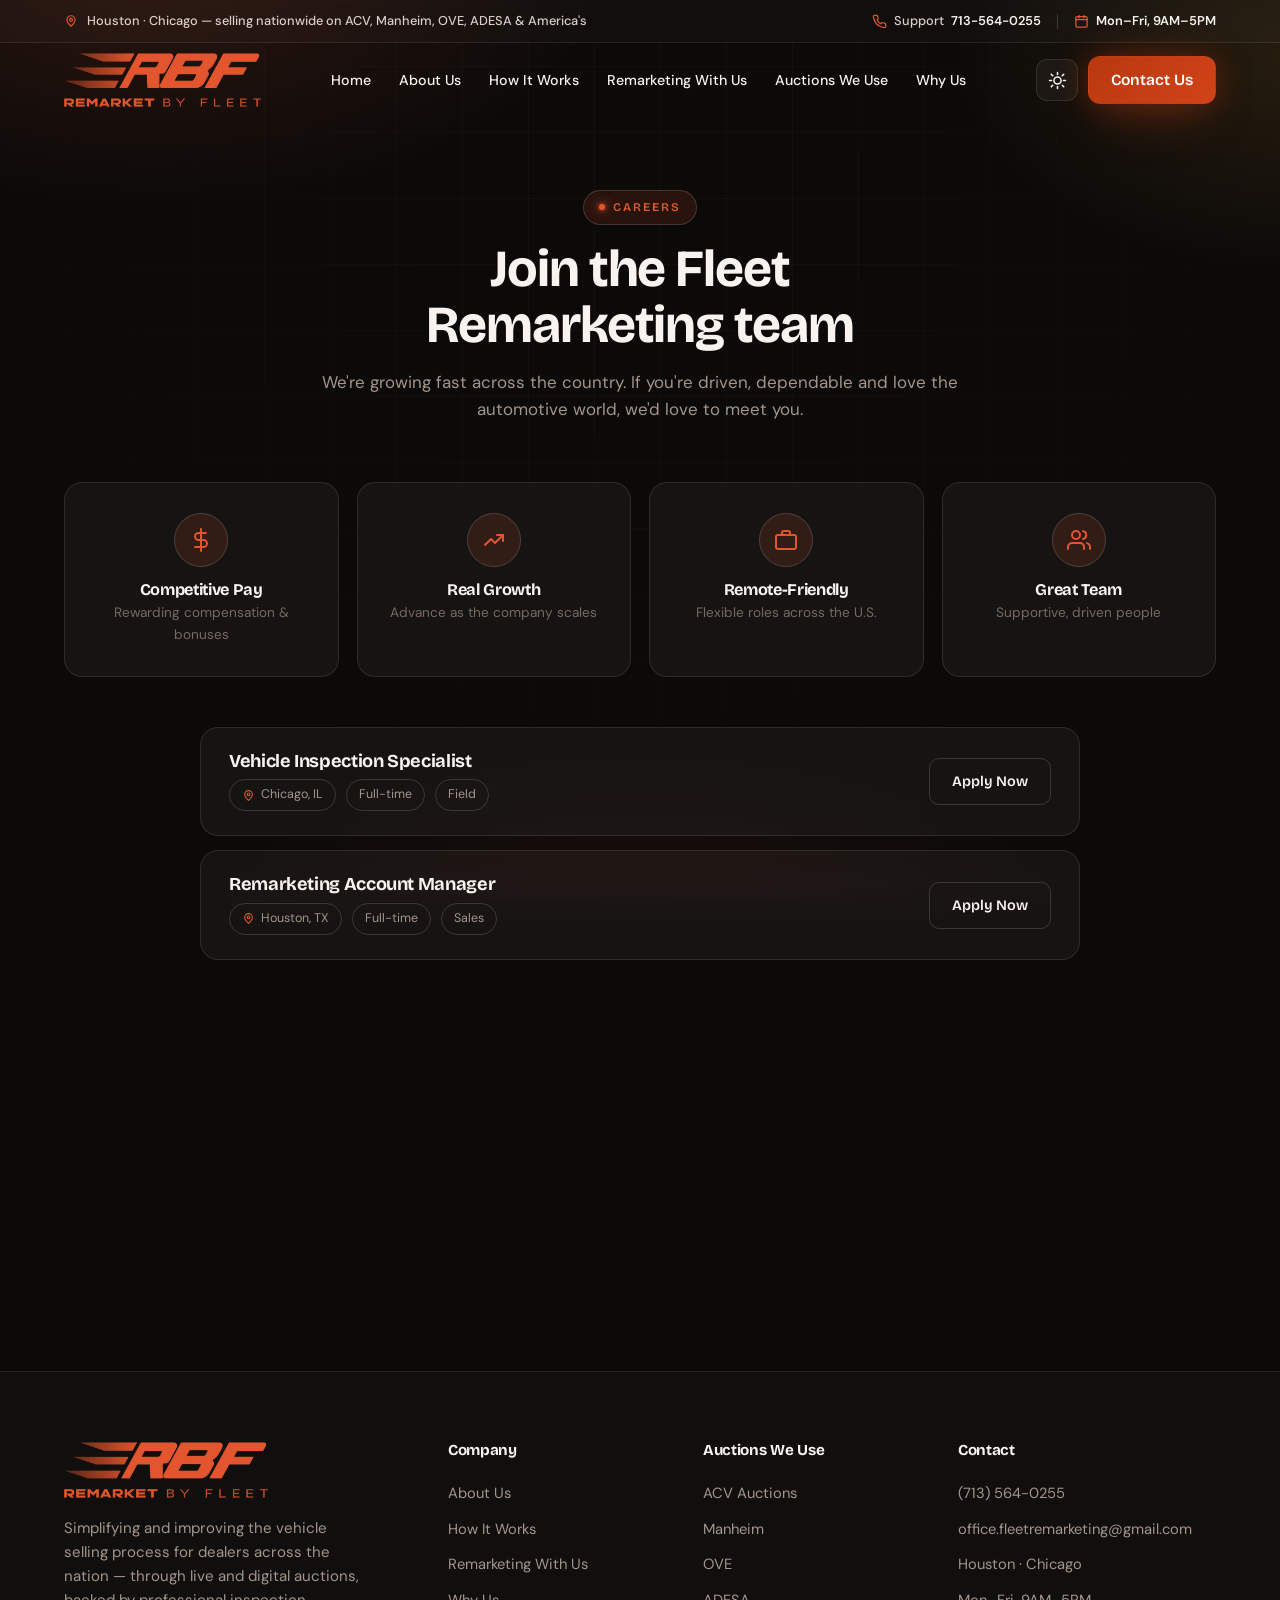
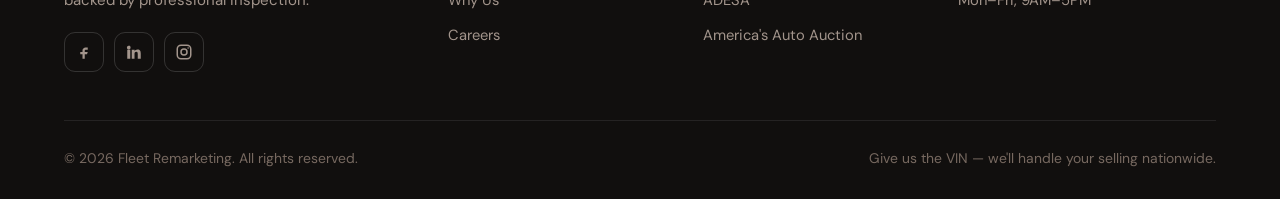
<file: concept-2/careers.html>
<!doctype html>
<html lang="en" data-theme="dark">
  <head>
    <meta charset="UTF-8" />
    <meta name="viewport" content="width=device-width, initial-scale=1.0" />
    <title>Careers at Fleet Remarketing | Auto Remarketing Jobs in Houston &amp; Chicago</title>
    <meta
      name="description"
      content="Join the Fleet Remarketing team: vehicle inspection, remarketing account management, auction operations and platform roles in Houston and Chicago."
    />
    <meta name="theme-color" content="#0c0a09" />
    <link rel="canonical" href="https://remarketingbyfleet.com/careers.html" />
    <meta property="og:type" content="website" />
    <meta property="og:site_name" content="Fleet Remarketing" />
    <meta property="og:url" content="https://remarketingbyfleet.com/careers.html" />
    <meta
      property="og:title"
      content="Careers at Fleet Remarketing"
    />
    <meta
      property="og:description"
      content="Join the Fleet Remarketing team: vehicle inspection, remarketing account management, auction operations and platform roles in Houston and Chicago."
    />
    <meta property="og:image" content="https://remarketingbyfleet.com/assets/og.jpg" />
    <meta property="og:image:width" content="1200" />
    <meta property="og:image:height" content="630" />
    <meta property="og:image:alt" content="Fleet Remarketing — dealer vehicle remarketing" />
    <meta property="og:locale" content="en_US" />
    <meta name="twitter:card" content="summary_large_image" />
    <meta
      name="twitter:title"
      content="Careers at Fleet Remarketing"
    />
    <meta
      name="twitter:description"
      content="Join the Fleet Remarketing team: vehicle inspection, remarketing account management, auction operations and platform roles in Houston and Chicago."
    />
    <meta name="twitter:image" content="https://remarketingbyfleet.com/assets/og.jpg" />
    <link rel="icon" href="favicon.ico" sizes="any" />
    <link rel="icon" type="image/png" sizes="192x192" href="assets/icon-192.png" />
    <link rel="apple-touch-icon" href="assets/apple-touch-icon.png" />
    <script type="application/ld+json">
{
  "@context": "https://schema.org",
  "@graph": [
    {
      "@type": "BreadcrumbList",
      "itemListElement": [
        {
          "@type": "ListItem",
          "position": 1,
          "name": "Home",
          "item": "https://remarketingbyfleet.com/"
        },
        {
          "@type": "ListItem",
          "position": 2,
          "name": "Careers",
          "item": "https://remarketingbyfleet.com/careers.html"
        }
      ]
    }
  ]
}
    </script>
    <script>
      (function () {
        try {
          var t = localStorage.getItem("fr-theme");
          if (t !== "light" && t !== "dark") t = "dark";
          document.documentElement.setAttribute("data-theme", t);
        } catch (e) {
          document.documentElement.setAttribute("data-theme", "dark");
        }
      })();
    </script>
    <link rel="preconnect" href="https://fonts.googleapis.com" />
    <link rel="preconnect" href="https://fonts.gstatic.com" crossorigin />
    <link
      href="https://fonts.googleapis.com/css2?family=Bricolage+Grotesque:wght@500;600;700;800&family=DM+Sans:wght@400;500;600;700&display=swap"
      rel="stylesheet"
    />
    <style>
      /* Colors (dark theme is the default) */
      :root,
      :root[data-theme="dark"] {
        --bg: #0c0a09;
        --bg-2: #110e0c;
        --bg-3: #16110e;
        --panel: rgba(255, 255, 255, 0.022);
        --surface: rgba(255, 255, 255, 0.045);
        --surface-2: rgba(255, 255, 255, 0.07);
        --surface-solid: #17120f;
        --card: rgba(24, 19, 16, 0.92);
        --ink: #f8f3ef;
        --txt: #dacfc8;
        --txt-2: #a3958c;
        --txt-3: #776960;
        --brand: #e2562e;
        --brand-2: #d24319;
        --brand-3: #ec7650;
        --brand-ink: #ffffff;
        --brand-soft: rgba(226, 86, 46, 0.13);
        --accent: #ffb638;
        --accent-2: #ffca63;
        --accent-ink: #241500;
        --accent-soft: rgba(255, 182, 56, 0.13);
        --line: rgba(255, 255, 255, 0.085);
        --line-2: rgba(255, 255, 255, 0.15);
        --glass-border: rgba(255, 255, 255, 0.1);
        --glass-hi: rgba(255, 255, 255, 0.06);
        --grad: linear-gradient(135deg, #b8380f 0%, #d24319 100%);
        --grad-hero: linear-gradient(135deg, #d24319 0%, #ec7650 100%);
        --grad-strong: linear-gradient(135deg, #a8330f 0%, #d24319 55%, #ec7650 100%);
        --grad-amber: linear-gradient(135deg, #ff9e0f 0%, #ffca63 100%);
        --shadow: 0 34px 80px -34px rgba(0, 0, 0, 0.8);
        --shadow-brand: 0 20px 50px -16px rgba(210, 67, 25, 0.5);
        --glow-brand: 0 0 34px rgba(210, 67, 25, 0.35);
        --glow-amber: 0 0 30px rgba(255, 182, 56, 0.32);
        --grid-line: rgba(255, 255, 255, 0.032);
        --hero-scrim: linear-gradient(
            90deg,
            rgba(10, 8, 7, 0.94) 0%,
            rgba(10, 8, 7, 0.78) 30%,
            rgba(10, 8, 7, 0.45) 58%,
            rgba(10, 8, 7, 0.12) 82%,
            rgba(10, 8, 7, 0) 100%
          ),
          linear-gradient(0deg, rgba(10, 8, 7, 0.7), transparent 44%),
          linear-gradient(180deg, rgba(10, 8, 7, 0.78) 0%, rgba(10, 8, 7, 0.42) 13%, rgba(10, 8, 7, 0) 30%);
        --hero-scrim-m: linear-gradient(
          180deg,
          rgba(10, 8, 7, 0.9) 0%,
          rgba(10, 8, 7, 0.62) 52%,
          rgba(10, 8, 7, 0.86) 100%
        );
        --hero-tsh: 0 2px 30px rgba(0, 0, 0, 0.55);
        --nav-bg: rgba(14, 11, 9, 0.72);
        --topbar-bg: rgba(255, 255, 255, 0.025);
        --card-img-scrim: linear-gradient(to top, rgba(8, 6, 5, 0.82), transparent 55%);
        --float-bg: rgba(20, 16, 13, 0.9);
        --r: 18px;
        --r-sm: 12px;
        --maxw: 1200px;
      }
      :root[data-theme="light"] {
        --bg: #fbf7f3;
        --bg-2: #f6efe9;
        --bg-3: #f0e6de;
        --panel: rgba(58, 30, 16, 0.028);
        --surface: #ffffff;
        --surface-2: #fcf6f1;
        --surface-solid: #ffffff;
        --card: #ffffff;
        --ink: #22130b;
        --txt: #3a2b22;
        --txt-2: #6d5d53;
        --txt-3: #9c8b80;
        --brand: #b8380f;
        --brand-2: #a8330f;
        --brand-3: #d24319;
        --brand-ink: #ffffff;
        --brand-soft: rgba(210, 67, 25, 0.1);
        --accent: #d97a00;
        --accent-2: #b86400;
        --accent-ink: #ffffff;
        --accent-soft: rgba(217, 122, 0, 0.12);
        --line: rgba(58, 30, 16, 0.1);
        --line-2: rgba(58, 30, 16, 0.17);
        --glass-border: rgba(58, 30, 16, 0.09);
        --glass-hi: rgba(255, 255, 255, 0.7);
        --grad: linear-gradient(135deg, #b8380f 0%, #d24319 100%);
        --grad-hero: linear-gradient(135deg, #8a2a0c 0%, #b8380f 100%);
        --grad-strong: linear-gradient(135deg, #8a2a0c 0%, #b8380f 60%, #d24319 100%);
        --grad-amber: linear-gradient(135deg, #e08600 0%, #ffb020 100%);
        --shadow: 0 24px 60px -28px rgba(90, 45, 20, 0.26);
        --shadow-brand: 0 18px 44px -14px rgba(210, 67, 25, 0.38);
        --glow-brand: 0 0 0 transparent;
        --glow-amber: 0 0 0 transparent;
        --grid-line: rgba(58, 30, 16, 0.038);
        --hero-scrim: linear-gradient(
            90deg,
            rgba(255, 255, 255, 0.98) 0%,
            rgba(255, 255, 255, 0.9) 30%,
            rgba(255, 255, 255, 0.62) 54%,
            rgba(255, 255, 255, 0.2) 80%,
            rgba(255, 255, 255, 0) 100%
          ),
          linear-gradient(0deg, rgba(255, 255, 255, 0.34), transparent 42%),
          linear-gradient(
            180deg,
            rgba(255, 255, 255, 0.9) 0%,
            rgba(255, 255, 255, 0.55) 13%,
            rgba(255, 255, 255, 0) 30%
          );
        --hero-scrim-m: linear-gradient(
          180deg,
          rgba(251, 247, 243, 0.94) 0%,
          rgba(251, 247, 243, 0.66) 52%,
          rgba(251, 247, 243, 0.9) 100%
        );
        --hero-tsh: 0 1px 20px rgba(255, 255, 255, 0.9), 0 2px 6px rgba(255, 255, 255, 0.7);
        --nav-bg: rgba(255, 255, 255, 0.82);
        --topbar-bg: rgba(58, 30, 16, 0.03);
        --card-img-scrim: linear-gradient(to top, rgba(8, 10, 9, 0.66), transparent 55%);
        --float-bg: rgba(255, 255, 255, 0.95);
      }
      * {
        margin: 0;
        padding: 0;
        box-sizing: border-box;
      }
      html {
        scroll-behavior: smooth;
        overflow-x: hidden;
      }
      @supports (overflow-x: clip) {
        html {
          overflow-x: clip;
        }
      }
      body {
        font-family:
          "DM Sans",
          system-ui,
          -apple-system,
          Segoe UI,
          Roboto,
          sans-serif;
        background: var(--bg);
        color: var(--txt);
        line-height: 1.6;
        -webkit-font-smoothing: antialiased;
        overflow-x: hidden;
        transition:
          background 0.4s ease,
          color 0.4s ease;
      }
      h1,
      h2,
      h3,
      h4,
      h5,
      .display {
        font-family: "Bricolage Grotesque", sans-serif;
        line-height: 1.08;
        letter-spacing: -0.02em;
        font-weight: 700;
        color: var(--ink);
      }
      a {
        color: inherit;
        text-decoration: none;
      }
      img {
        max-width: 100%;
        display: block;
      }
      svg {
        stroke-linecap: round;
        stroke-linejoin: round;
      }
      section {
        position: relative;
        scroll-margin-top: 110px;
      }
      .wrap {
        max-width: var(--maxw);
        margin: 0 auto;
        padding: 0 24px;
      }
      .eyebrow {
        display: inline-flex;
        align-items: center;
        gap: 8px;
        font-family: "Bricolage Grotesque";
        font-size: 0.74rem;
        font-weight: 600;
        letter-spacing: 0.18em;
        text-transform: uppercase;
        color: var(--brand);
        padding: 7px 15px;
        border: 1px solid var(--line-2);
        border-radius: 100px;
        background: var(--brand-soft);
        backdrop-filter: blur(8px);
        -webkit-backdrop-filter: blur(8px);
      }
      .eyebrow::before {
        content: "";
        width: 6px;
        height: 6px;
        border-radius: 50%;
        background: var(--brand);
        box-shadow:
          0 0 12px var(--brand),
          0 0 4px var(--brand);
      }
      .eyebrow.amber {
        color: var(--accent);
        background: var(--accent-soft);
      }
      .eyebrow.amber::before {
        background: var(--accent);
        box-shadow: 0 0 12px var(--accent);
      }
      .h-sec {
        font-size: clamp(2rem, 4.6vw, 3.25rem);
        margin: 16px 0 16px;
        text-wrap: balance;
      }
      .sub-sec {
        color: var(--txt-2);
        font-size: 1.06rem;
        max-width: 640px;
      }
      .grad-txt {
        background: var(--grad);
        -webkit-background-clip: text;
        background-clip: text;
        -webkit-text-fill-color: transparent;
        color: var(--brand);
      }
      .hero h1 .grad-txt {
        background-image: var(--grad-hero);
        text-shadow: none;
      }
      .amber-txt {
        background: var(--grad-amber);
        -webkit-background-clip: text;
        background-clip: text;
        -webkit-text-fill-color: transparent;
        color: var(--accent);
      }

      /* Buttons */
      .btn {
        display: inline-flex;
        align-items: center;
        gap: 9px;
        font-family: "Bricolage Grotesque";
        font-weight: 600;
        font-size: 0.97rem;
        padding: 14px 26px;
        border-radius: 12px;
        cursor: pointer;
        border: 1px solid transparent;
        white-space: nowrap;
        position: relative;
        transition:
          transform 0.25s cubic-bezier(0.2, 0.8, 0.2, 1),
          box-shadow 0.25s,
          background 0.25s,
          border-color 0.25s,
          color 0.25s;
      }
      .btn svg {
        width: 18px;
        height: 18px;
      }
      .btn-primary {
        background: var(--grad);
        color: var(--brand-ink);
        box-shadow: var(--shadow-brand), var(--glow-brand);
      }
      .btn-primary:hover {
        transform: translateY(-3px);
        box-shadow:
          0 26px 56px -12px rgba(210, 67, 25, 0.55),
          0 0 44px rgba(226, 86, 46, 0.45);
      }
      .btn-accent {
        background: var(--grad-amber);
        color: var(--accent-ink);
        box-shadow:
          0 18px 44px -14px rgba(255, 158, 15, 0.5),
          var(--glow-amber);
      }
      .btn-accent:hover {
        transform: translateY(-3px);
        box-shadow:
          0 26px 56px -12px rgba(255, 158, 15, 0.6),
          0 0 40px rgba(255, 182, 56, 0.5);
      }
      .btn-ghost {
        background: var(--surface);
        color: var(--ink);
        border-color: var(--glass-border);
        backdrop-filter: blur(10px);
        -webkit-backdrop-filter: blur(10px);
      }
      .btn-ghost:hover {
        background: var(--surface-2);
        transform: translateY(-3px);
        border-color: var(--brand);
      }
      .btn-block {
        width: 100%;
        justify-content: center;
      }
      .btn-hollow {
        background: rgba(255, 255, 255, 0.08);
        color: #fff;
        border-color: rgba(255, 255, 255, 0.4);
        backdrop-filter: blur(10px);
        -webkit-backdrop-filter: blur(10px);
      }
      .btn-hollow:hover {
        background: rgba(255, 255, 255, 0.18);
        transform: translateY(-3px);
      }

      /* Background */
      .bg-fx {
        position: fixed;
        inset: 0;
        z-index: -2;
        pointer-events: none;
        background: var(--bg);
      }
      .bg-fx::before {
        content: "";
        position: absolute;
        inset: 0;
        background: radial-gradient(58% 46% at 12% -6%, rgba(226, 86, 46, 0.16), transparent 62%),
          radial-gradient(46% 40% at 102% 6%, rgba(255, 182, 56, 0.11), transparent 60%),
          radial-gradient(66% 52% at 50% 116%, rgba(210, 67, 25, 0.12), transparent 62%);
      }
      .bg-fx::after {
        content: "";
        position: absolute;
        inset: 0;
        background-image: linear-gradient(var(--grid-line) 1px, transparent 1px),
          linear-gradient(90deg, var(--grid-line) 1px, transparent 1px);
        background-size: 66px 66px;
        -webkit-mask-image: radial-gradient(circle at 50% 24%, #000, transparent 78%);
        mask-image: radial-gradient(circle at 50% 24%, #000, transparent 78%);
      }

      /* Progress bar */
      .progress {
        position: fixed;
        top: 0;
        left: 0;
        height: 3px;
        width: 0;
        background: var(--grad-strong);
        z-index: 200;
        transition: width 0.1s linear;
        box-shadow: var(--glow-brand);
      }

      /* Nav */
      header.nav {
        position: fixed;
        top: 0;
        left: 0;
        right: 0;
        z-index: 100;
        transition: 0.35s ease;
      }
      .topbar {
        background: var(--topbar-bg);
        color: var(--txt);
        border-bottom: 1px solid var(--line);
        backdrop-filter: blur(10px);
        -webkit-backdrop-filter: blur(10px);
      }
      .topbar-inner {
        display: flex;
        align-items: center;
        justify-content: space-between;
        gap: 20px;
        height: 42px;
        font-size: 0.8rem;
      }
      .tb-left {
        display: flex;
        align-items: center;
        gap: 9px;
        color: var(--txt);
        font-weight: 500;
      }
      .tb-left svg {
        width: 14px;
        height: 14px;
        color: var(--brand);
      }
      .tb-right {
        display: flex;
        align-items: center;
        gap: 16px;
      }
      .tb-right a,
      .tb-right .tb-hours {
        display: inline-flex;
        align-items: center;
        gap: 7px;
        color: var(--ink);
        font-weight: 600;
        white-space: nowrap;
        transition: 0.2s;
      }
      .tb-right a:hover {
        color: var(--brand);
      }
      .tb-right svg {
        width: 15px;
        height: 15px;
        color: var(--brand);
        flex-shrink: 0;
      }
      .tb-right .lbl {
        color: var(--txt);
        font-weight: 500;
      }
      .tb-div {
        width: 1px;
        height: 15px;
        background: var(--line-2);
      }
      .tb-hide {
        display: inline-flex;
      }
      .nav-shell {
        transition: 0.35s ease;
        border-bottom: 1px solid transparent;
      }
      header.nav.scrolled .nav-shell {
        background: var(--nav-bg);
        backdrop-filter: blur(18px) saturate(1.4);
        -webkit-backdrop-filter: blur(18px) saturate(1.4);
        border-bottom-color: var(--line);
        box-shadow: 0 16px 40px -22px rgba(0, 0, 0, 0.6);
      }
      .nav-inner {
        max-width: var(--maxw);
        margin: 0 auto;
        padding: 0 24px;
        display: flex;
        align-items: center;
        justify-content: space-between;
        height: 74px;
      }
      .brand {
        display: flex;
        align-items: center;
      }
      .brand img {
        height: 54px;
        width: auto;
      }
      .logo-l {
        display: none;
      }
      :root[data-theme="light"] .logo-l {
        display: block;
      }
      :root[data-theme="light"] .logo-d {
        display: none;
      }
      .nav-links {
        display: flex;
        align-items: center;
        gap: 2px;
      }
      .nav-links a {
        font-size: 0.89rem;
        font-weight: 500;
        color: var(--ink);
        padding: 9px 13px;
        border-radius: 9px;
        transition: 0.2s;
        white-space: nowrap;
      }
      .nav-links a:hover {
        color: var(--brand);
        background: var(--surface);
      }
      .nav-right {
        display: flex;
        align-items: center;
        gap: 10px;
      }
      .theme-toggle {
        width: 42px;
        height: 42px;
        border-radius: 11px;
        border: 1px solid var(--glass-border);
        background: var(--surface);
        color: var(--ink);
        cursor: pointer;
        display: grid;
        place-items: center;
        transition: 0.25s;
        backdrop-filter: blur(10px);
        -webkit-backdrop-filter: blur(10px);
        flex-shrink: 0;
      }
      .theme-toggle:hover {
        border-color: var(--brand);
        color: var(--brand);
        transform: translateY(-2px);
        box-shadow: var(--glow-brand);
      }
      .theme-toggle svg {
        width: 19px;
        height: 19px;
      }
      .ic-moon {
        display: none;
      }
      .ic-sun {
        display: block;
      }
      :root[data-theme="light"] .ic-sun {
        display: none;
      }
      :root[data-theme="light"] .ic-moon {
        display: block;
      }
      .burger {
        display: none;
        flex-direction: column;
        gap: 5px;
        width: 46px;
        height: 46px;
        border-radius: 12px;
        border: 1px solid var(--glass-border);
        background: var(--surface);
        cursor: pointer;
        align-items: center;
        justify-content: center;
      }
      .burger span {
        width: 20px;
        height: 2px;
        background: var(--ink);
        border-radius: 2px;
        transition: 0.3s;
      }
      .burger.open span:nth-child(1) {
        transform: translateY(7px) rotate(45deg);
      }
      .burger.open span:nth-child(2) {
        opacity: 0;
      }
      .burger.open span:nth-child(3) {
        transform: translateY(-7px) rotate(-45deg);
      }
      .mobile-menu {
        position: fixed;
        inset: 0;
        z-index: 99;
        background: var(--bg);
        transform: translateX(100%);
        transition: transform 0.45s cubic-bezier(0.4, 0, 0.2, 1);
        display: flex;
        flex-direction: column;
        justify-content: center;
        gap: 6px;
        padding: 0 40px;
      }
      .mobile-menu.open {
        transform: translateX(0);
      }
      .mobile-menu a {
        font-family: "Bricolage Grotesque";
        font-size: 1.4rem;
        font-weight: 600;
        padding: 14px 0;
        border-bottom: 1px solid var(--line);
        color: var(--txt-2);
        transition: 0.25s;
      }
      .mobile-menu a:hover {
        color: var(--brand);
        padding-left: 10px;
      }

      /* Hero */
      .hero {
        position: relative;
        min-height: 100vh;
        min-height: 100svh;
        display: flex;
        align-items: center;
        overflow: hidden;
        isolation: isolate;
      }
      .hero-fx {
        position: absolute;
        inset: 0;
        z-index: 0;
      }
      .hero-slides {
        position: absolute;
        inset: -4%;
      }
      .hero-slide {
        position: absolute;
        inset: 0;
        opacity: 0;
        transition: opacity 1s ease;
      }
      .hero-slide.active {
        opacity: 1;
      }
      .hero-slide .bg {
        position: absolute;
        inset: 0;
        background-size: cover;
        background-position: center;
        transform: scale(1.06);
        filter: saturate(1.05);
      }
      .hero-slide .bg {
        animation: kenburns 22s ease-in-out infinite alternate;
      }
      @keyframes kenburns {
        from {
          transform: scale(1.04);
        }
        to {
          transform: scale(1.16);
        }
      }
      .hero-slide::after {
        content: "";
        position: absolute;
        inset: 0;
        background: var(--hero-scrim);
      }
      .hero-aurora {
        position: absolute;
        inset: 0;
        z-index: 1;
        pointer-events: none;
        mix-blend-mode: screen;
        opacity: 0.9;
        background: radial-gradient(40% 55% at 18% 42%, rgba(226, 86, 46, 0.28), transparent 60%),
          radial-gradient(38% 46% at 82% 30%, rgba(255, 182, 56, 0.2), transparent 62%);
        animation: aurora 14s ease-in-out infinite alternate;
      }
      :root[data-theme="light"] .hero-aurora {
        opacity: 0.5;
        mix-blend-mode: multiply;
      }
      @keyframes aurora {
        0% {
          transform: translate3d(-3%, -2%, 0) scale(1);
        }
        100% {
          transform: translate3d(4%, 3%, 0) scale(1.12);
        }
      }
      .hero-content {
        position: relative;
        z-index: 3;
        width: 100%;
      }
      .hero-grid2 {
        display: grid;
        grid-template-columns: 1.12fr 0.88fr;
        gap: 52px;
        align-items: center;
        padding: 150px 0 120px;
      }
      .hero-copy .eyebrow {
        margin-bottom: 22px;
      }
      .hero h1 {
        font-size: clamp(2.2rem, 4.5vw, 3.55rem);
        font-weight: 800;
        color: var(--ink);
        letter-spacing: -0.03em;
        line-height: 1.05;
        margin-bottom: 22px;
        text-shadow: var(--hero-tsh);
        opacity: 0;
        transform: translateY(24px);
        animation: rise 0.8s cubic-bezier(0.2, 0.8, 0.2, 1) 0.1s forwards;
      }
      .hero p.lead {
        font-size: 1.12rem;
        color: var(--txt);
        max-width: 540px;
        margin-bottom: 26px;
        font-weight: 500;
        text-shadow: var(--hero-tsh);
        opacity: 0;
        transform: translateY(20px);
        animation: rise 0.8s cubic-bezier(0.2, 0.8, 0.2, 1) 0.25s forwards;
      }
      @keyframes rise {
        to {
          opacity: 1;
          transform: none;
        }
      }
      .hero-chips {
        display: flex;
        gap: 14px;
        flex-wrap: wrap;
        margin-bottom: 32px;
        opacity: 0;
        transform: translateY(20px);
        animation: rise 0.8s cubic-bezier(0.2, 0.8, 0.2, 1) 0.4s forwards;
      }
      .chip {
        display: flex;
        align-items: center;
        gap: 12px;
        padding: 10px 18px 10px 10px;
        border-radius: 100px;
        background: var(--surface);
        border: 1px solid var(--glass-border);
        backdrop-filter: blur(12px);
        -webkit-backdrop-filter: blur(12px);
      }
      .chip .ic {
        width: 40px;
        height: 40px;
        border-radius: 50%;
        background: var(--brand-soft);
        border: 1px solid var(--line-2);
        display: grid;
        place-items: center;
        color: var(--brand);
        flex-shrink: 0;
      }
      .chip .ic svg {
        width: 20px;
        height: 20px;
      }
      .chip b {
        font-family: "Bricolage Grotesque";
        display: block;
        color: var(--ink);
        font-size: 0.92rem;
        line-height: 1.2;
      }
      .chip span {
        font-size: 0.76rem;
        color: var(--txt-2);
      }
      .hero-cta {
        display: flex;
        gap: 14px;
        flex-wrap: wrap;
        opacity: 0;
        transform: translateY(20px);
        animation: rise 0.8s cubic-bezier(0.2, 0.8, 0.2, 1) 0.55s forwards;
      }

      /* Hero form */
      .hero-form {
        position: relative;
        background: var(--surface);
        border: 1px solid var(--glass-border);
        border-radius: 22px;
        padding: 8px;
        overflow: hidden;
        box-shadow: var(--shadow);
        backdrop-filter: blur(22px) saturate(1.3);
        -webkit-backdrop-filter: blur(22px) saturate(1.3);
        opacity: 0;
        transform: translateY(40px) scale(0.97);
        animation: rise 0.9s cubic-bezier(0.2, 0.8, 0.2, 1) 0.35s forwards;
      }
      .hero-form::before {
        content: "";
        position: absolute;
        inset: 0;
        border-radius: 22px;
        padding: 1px;
        pointer-events: none;
        background: linear-gradient(140deg, var(--glass-hi), transparent 40%);
        -webkit-mask:
          linear-gradient(#000 0 0) content-box,
          linear-gradient(#000 0 0);
        -webkit-mask-composite: xor;
        mask-composite: exclude;
      }
      .hf-head {
        padding: 18px 18px 0;
      }
      .hf-head b {
        font-family: "Bricolage Grotesque";
        display: block;
        font-size: 1.3rem;
        font-weight: 700;
        color: var(--ink);
        letter-spacing: -0.02em;
        line-height: 1.15;
      }
      .hf-head span {
        display: block;
        font-size: 0.86rem;
        color: var(--txt-2);
        margin-top: 4px;
      }
      .hf-body {
        padding: 18px 18px 20px;
      }
      .hf-field {
        margin-bottom: 10px;
      }
      .hero-form input,
      .hero-form select {
        width: 100%;
        padding: 12px 14px;
        border-radius: 10px;
        border: 1px solid var(--line-2);
        background: var(--panel);
        color: var(--ink);
        font-family: inherit;
        font-size: 0.9rem;
        outline: none;
        transition: 0.2s;
      }
      .hero-form input::placeholder {
        color: var(--txt-2);
      }
      .hero-form select {
        color: var(--txt-2);
      }
      .hero-form select option {
        color: #22130b;
      }
      .hero-form input:focus,
      .hero-form select:focus {
        border-color: var(--brand);
        box-shadow: 0 0 0 4px var(--brand-soft);
      }
      .hero-form .btn {
        width: 100%;
        justify-content: center;
        margin-top: 6px;
      }
      .hf-secure {
        display: flex;
        align-items: center;
        justify-content: center;
        gap: 7px;
        font-size: 0.8rem;
        font-weight: 500;
        color: var(--txt);
        margin-top: 12px;
      }
      .hf-secure svg {
        width: 14px;
        height: 14px;
        color: var(--brand);
      }
      .hf-secure.ok {
        color: var(--brand);
      }
      .hf-row {
        display: grid;
        grid-template-columns: 1fr 1fr;
        gap: 10px;
      }
      .hf-row3 {
        grid-template-columns: 1.3fr 0.8fr 0.8fr;
      }
      .hf-row .hf-field {
        min-width: 0;
      }
      .hf-tel {
        position: relative;
      }
      .hf-tel span {
        position: absolute;
        left: 13px;
        top: 50%;
        transform: translateY(-50%);
        font-size: 0.9rem;
        font-weight: 600;
        color: var(--ink);
        pointer-events: none;
      }
      .hero-form .hf-tel input {
        padding-left: 38px;
      }
      .hero-form select:valid {
        color: var(--ink);
      }
      .hf-auc {
        border: 0;
        margin: 4px 0 6px;
        display: flex;
        flex-wrap: wrap;
        gap: 7px;
      }
      .hf-auc legend {
        font-size: 0.8rem;
        font-weight: 600;
        color: var(--txt-2);
        margin-bottom: 7px;
        padding: 0;
      }
      .hf-auc label {
        cursor: pointer;
      }
      .hf-auc input {
        position: absolute;
        opacity: 0;
        width: 1px;
        height: 1px;
        pointer-events: none;
      }
      .hf-auc span {
        display: inline-flex;
        align-items: center;
        gap: 6px;
        padding: 7px 12px;
        border-radius: 100px;
        border: 1px solid var(--line-2);
        background: var(--panel);
        font-size: 0.8rem;
        font-weight: 600;
        color: var(--txt);
        transition: 0.2s;
        user-select: none;
      }
      .hf-auc span::before {
        content: "";
        width: 12px;
        height: 12px;
        border-radius: 4px;
        border: 1.5px solid var(--line-2);
        transition: 0.2s;
      }
      .hf-auc label:hover span {
        border-color: var(--brand);
      }
      .hf-auc input:checked + span {
        border-color: var(--brand);
        background: var(--brand-soft);
        color: var(--ink);
      }
      .hf-auc input:checked + span::before {
        background: var(--brand);
        border-color: var(--brand);
        box-shadow: inset 0 0 0 2px var(--surface-solid);
      }
      .hf-auc input:focus-visible + span {
        box-shadow: 0 0 0 4px var(--brand-soft);
      }

      /* Stats */
      .stats-band {
        background: var(--panel);
        border-top: 1px solid var(--line);
        border-bottom: 1px solid var(--line);
        backdrop-filter: blur(10px);
        -webkit-backdrop-filter: blur(10px);
      }
      .stats-grid {
        display: grid;
        grid-template-columns: repeat(3, 1fr);
      }
      .stat {
        padding: 42px 30px;
        border-right: 1px solid var(--line);
        display: flex;
        flex-direction: column;
        gap: 4px;
        position: relative;
      }
      .stat:last-child {
        border-right: none;
      }
      .stat .num {
        font-family: "Bricolage Grotesque";
        font-size: 2.8rem;
        font-weight: 800;
        background: var(--grad);
        -webkit-background-clip: text;
        background-clip: text;
        -webkit-text-fill-color: transparent;
      }
      .stat .num.amber {
        background: var(--grad-amber);
        -webkit-background-clip: text;
        background-clip: text;
        -webkit-text-fill-color: transparent;
      }
      .stat .lbl {
        color: var(--txt-2);
        font-size: 0.9rem;
        text-transform: uppercase;
        letter-spacing: 0.08em;
      }

      /* Sections */
      .pad {
        padding: 100px 0;
      }
      .panel-sec {
        background: var(--panel);
        border-top: 1px solid var(--line);
        border-bottom: 1px solid var(--line);
      }
      .head-center {
        text-align: center;
        max-width: 680px;
        margin: 0 auto 58px;
      }
      .head-center .sub-sec {
        margin: 0 auto;
      }
      .h-sec .ln {
        display: block;
      }

      /* Cards */
      .glass {
        background: var(--surface);
        border: 1px solid var(--glass-border);
        border-radius: var(--r);
        backdrop-filter: blur(14px);
        -webkit-backdrop-filter: blur(14px);
        transition: 0.35s cubic-bezier(0.2, 0.8, 0.2, 1);
      }
      .glass:hover {
        transform: translateY(-6px);
        border-color: var(--brand);
        box-shadow: var(--shadow), var(--glow-brand);
      }

      /* How it works */
      .proc-grid {
        display: grid;
        grid-template-columns: repeat(3, 1fr);
        gap: 22px;
        counter-reset: step;
      }
      .proc {
        padding: 32px 26px;
        position: relative;
      }
      .proc .top {
        display: flex;
        align-items: center;
        justify-content: space-between;
        margin-bottom: 16px;
      }
      .proc .step {
        counter-increment: step;
        font-family: "Bricolage Grotesque";
        font-size: 2.4rem;
        font-weight: 800;
        line-height: 1;
        background: var(--grad);
        -webkit-background-clip: text;
        background-clip: text;
        -webkit-text-fill-color: transparent;
      }
      .proc .step::before {
        content: "0" counter(step);
      }
      .proc .pic {
        width: 48px;
        height: 48px;
        border-radius: 50%;
        background: var(--brand-soft);
        display: grid;
        place-items: center;
        color: var(--brand);
        border: 1px solid var(--line-2);
      }
      .proc .pic svg {
        width: 23px;
        height: 23px;
      }
      .proc h4 {
        font-size: 1.14rem;
        margin-bottom: 8px;
      }
      .proc p {
        color: var(--txt-2);
        font-size: 0.93rem;
      }
      .proc-line {
        position: absolute;
        top: 44px;
        right: -12px;
        color: var(--brand);
        z-index: 2;
      }
      .proc:last-child .proc-line {
        display: none;
      }

      /* Dealer types */
      .feat-head {
        margin-bottom: 36px;
      }
      .feat-head .sub-sec {
        margin-top: 12px;
      }
      .dtype-grid {
        display: grid;
        grid-template-columns: repeat(3, 1fr);
        gap: 20px;
      }
      .fcard {
        overflow: hidden;
        background: var(--card);
        backdrop-filter: blur(16px);
        -webkit-backdrop-filter: blur(16px);
      }
      .fcard .ph {
        position: relative;
        aspect-ratio: 16/11;
        overflow: hidden;
      }
      .fcard .ph img {
        width: 100%;
        height: 100%;
        object-fit: cover;
        transition: 0.6s;
      }
      .fcard:hover .ph img {
        transform: scale(1.06);
      }
      .fcard .ph::after {
        content: "";
        position: absolute;
        inset: 0;
        background: var(--card-img-scrim);
      }
      .fcard .body {
        padding: 20px 22px;
      }
      .fcard .over {
        font-family: "Bricolage Grotesque";
        font-size: 0.72rem;
        font-weight: 600;
        letter-spacing: 0.12em;
        text-transform: uppercase;
        color: var(--brand);
      }
      .fcard h4 {
        font-size: 1.3rem;
        margin: 6px 0 6px;
      }
      .fcard p {
        color: var(--txt-2);
        font-size: 0.92rem;
      }

      /* Features */
      .feature {
        display: grid;
        grid-template-columns: 1fr 1fr;
        gap: 66px;
        align-items: center;
        margin-bottom: 92px;
      }
      .feature:last-child {
        margin-bottom: 0;
      }
      .feature.rev .feat-media {
        order: 2;
      }
      .feat-media {
        position: relative;
      }
      .feat-media .shot {
        border-radius: var(--r);
        width: 100%;
        aspect-ratio: 4/3;
        object-fit: cover;
        box-shadow: var(--shadow);
        border: 1px solid var(--glass-border);
      }
      .feat-media .frame {
        position: absolute;
        inset: -14px;
        border: 1px solid var(--line-2);
        border-radius: calc(var(--r) + 8px);
        z-index: -1;
      }
      .feat-media .glowdot {
        position: absolute;
        inset: -40px;
        z-index: -2;
        background: radial-gradient(50% 50% at 50% 50%, var(--brand-soft), transparent 70%);
        filter: blur(20px);
      }
      .feat-media .float {
        position: absolute;
        bottom: -24px;
        background: var(--float-bg);
        border: 1px solid var(--glass-border);
        border-radius: var(--r-sm);
        padding: 15px 19px;
        box-shadow: var(--shadow);
        display: flex;
        gap: 13px;
        align-items: center;
        backdrop-filter: blur(16px);
        -webkit-backdrop-filter: blur(16px);
      }
      .feature:not(.rev) .feat-media .float {
        right: -20px;
      }
      .feature.rev .feat-media .float {
        left: -20px;
      }
      .feat-media .float .ico {
        width: 44px;
        height: 44px;
        border-radius: 50%;
        background: var(--brand-soft);
        display: grid;
        place-items: center;
        color: var(--brand);
      }
      .feat-media .float .ico svg {
        width: 22px;
        height: 22px;
      }
      .feat-media .float b {
        font-family: "Bricolage Grotesque";
        display: block;
        font-size: 1.02rem;
        color: var(--ink);
      }
      .feat-media .float span {
        font-size: 0.84rem;
        font-weight: 500;
        color: var(--txt);
      }
      .feat-num {
        font-family: "Bricolage Grotesque";
        font-weight: 700;
        font-size: 0.8rem;
        letter-spacing: 0.14em;
        color: var(--brand);
        text-transform: uppercase;
      }
      .feature h3 {
        font-size: clamp(1.6rem, 3vw, 2.3rem);
        margin: 12px 0 14px;
      }
      .feature h3 .hl-fig {
        display: block;
      }
      .feature h3 .hl-fig b {
        font-size: 1.5em;
        font-weight: 800;
        letter-spacing: -0.03em;
        white-space: nowrap;
        line-height: 1.1;
      }
      .feature p.desc {
        color: var(--txt-2);
        font-size: 1.04rem;
        margin-bottom: 22px;
      }
      .check-list {
        list-style: none;
        display: grid;
        gap: 13px;
        margin-bottom: 26px;
      }
      .check-list li {
        display: flex;
        gap: 12px;
        align-items: flex-start;
        color: var(--txt);
      }
      .check-list .ck {
        flex-shrink: 0;
        width: 24px;
        height: 24px;
        border-radius: 50%;
        background: var(--brand-soft);
        color: var(--brand);
        display: grid;
        place-items: center;
        margin-top: 2px;
        border: 1px solid var(--line-2);
      }
      .check-list .ck svg {
        width: 13px;
        height: 13px;
      }

      /* Auctions */
      .auc-grid {
        display: flex;
        flex-wrap: wrap;
        justify-content: center;
        gap: 18px;
        max-width: 1100px;
        margin-inline: auto;
      }
      .auc-grid .auc-card {
        flex: 0 1 calc((100% - 36px) / 3);
        flex-direction: column;
        align-items: stretch;
        gap: 18px;
      }
      .auc-logo {
        height: 92px;
        border-radius: 13px;
        background: #fff;
        border: 1px solid var(--line);
        display: grid;
        place-items: center;
        padding: 14px 20px;
      }
      .auc-logo img {
        max-height: 62px;
        max-width: 100%;
        width: auto;
        object-fit: contain;
      }
      .auc-logo .wm {
        font-family: "Bricolage Grotesque";
        font-size: 1.75rem;
        font-weight: 800;
        letter-spacing: -0.02em;
        line-height: 1;
      }
      .wm-man {
        color: #1b3a6b;
      }
      .wm-adesa {
        color: #c8102e;
        letter-spacing: 0.06em;
      }
      .auc-card {
        display: flex;
        gap: 16px;
        align-items: flex-start;
        padding: 24px;
      }
      .auc-mono {
        flex-shrink: 0;
        width: 54px;
        height: 54px;
        border-radius: 13px;
        display: grid;
        place-items: center;
        font-family: "Bricolage Grotesque";
        font-weight: 700;
        font-size: 0.88rem;
        background: var(--brand-soft);
        border: 1px solid var(--line-2);
        color: var(--brand);
        transition: 0.35s;
      }
      .auc-card:hover .auc-mono {
        background: var(--grad);
        color: var(--brand-ink);
        border-color: transparent;
        box-shadow: var(--glow-brand);
      }
      .auc-card h4 {
        font-size: 1.1rem;
        margin-bottom: 5px;
      }
      .auc-card p {
        color: var(--txt-2);
        font-size: 0.9rem;
        line-height: 1.55;
      }
      .auc-note {
        text-align: center;
        margin-top: 34px;
        color: var(--txt-2);
        font-size: 0.96rem;
      }
      .auc-note b {
        color: var(--brand);
      }

      /* Benefits */
      .ben-grid {
        display: grid;
        grid-template-columns: repeat(6, 1fr);
        gap: 20px;
      }
      .ben {
        padding: 34px 28px;
        display: flex;
        flex-direction: column;
        gap: 8px;
        position: relative;
        overflow: hidden;
        grid-column: span 3;
      }
      .ben.big {
        grid-column: span 3;
        background: linear-gradient(150deg, var(--brand-soft), transparent 62%), var(--surface);
      }
      .ben.wide {
        grid-column: span 3;
      }
      .ben .ic {
        width: 60px;
        height: 60px;
        border-radius: 16px;
        background: var(--brand-soft);
        color: var(--brand);
        display: grid;
        place-items: center;
        margin-bottom: 8px;
        border: 1px solid var(--line-2);
      }
      .ben.accent .ic {
        background: var(--accent-soft);
        color: var(--accent);
        box-shadow: var(--glow-amber);
      }
      .ben.accent:hover {
        border-color: var(--accent);
        box-shadow: var(--shadow), var(--glow-amber);
      }
      .ben .ic svg {
        width: 27px;
        height: 27px;
      }
      .ben h4 {
        font-size: 1.18rem;
      }
      .ben p {
        color: var(--txt-2);
        font-size: 0.93rem;
      }
      .ben .big-num {
        position: absolute;
        right: 20px;
        top: 8px;
        font-family: "Bricolage Grotesque";
        font-weight: 800;
        font-size: 5rem;
        line-height: 1;
        background: var(--grad);
        -webkit-background-clip: text;
        background-clip: text;
        -webkit-text-fill-color: transparent;
        opacity: 0.18;
      }

      /* Why choose us */
      #why .head-center {
        max-width: 760px;
      }
      .why-grid {
        display: grid;
        grid-template-columns: repeat(4, 1fr);
        gap: 18px;
      }
      .why {
        padding: 28px 24px;
        display: flex;
        flex-direction: column;
        gap: 6px;
      }
      .why .ic {
        width: 52px;
        height: 52px;
        border-radius: 14px;
        background: var(--brand-soft);
        color: var(--brand);
        display: grid;
        place-items: center;
        margin-bottom: 10px;
        border: 1px solid var(--line-2);
      }
      .why .ic svg {
        width: 24px;
        height: 24px;
      }
      .why h4 {
        font-size: 1.08rem;
      }
      .why p {
        color: var(--txt-2);
        font-size: 0.9rem;
      }

      /* About */
      .about-lead {
        font-size: 1.14rem;
        color: var(--ink);
        font-weight: 500;
        margin-bottom: 18px;
      }
      .about-pull {
        font-family: "Bricolage Grotesque";
        font-size: 1.18rem;
        font-weight: 700;
        color: var(--brand);
        margin-bottom: 14px;
        padding-left: 14px;
        border-left: 3px solid var(--brand);
      }
      .about-row p.desc {
        margin-bottom: 14px;
      }
      .about-row .h-sec {
        margin-top: 16px;
      }

      /* How it works intro */
      .proc-intro {
        max-width: 880px;
        margin: -22px auto 44px;
        padding: 26px 30px;
        border: 1px solid var(--glass-border);
        border-radius: var(--r);
        background: var(--surface);
        text-align: center;
      }
      .proc-intro p {
        color: var(--txt);
        font-size: 1.02rem;
      }
      .proc-intro .goal {
        margin-top: 16px;
        padding-top: 16px;
        border-top: 1px solid var(--line);
        font-family: "Bricolage Grotesque";
        font-size: 1.12rem;
        font-weight: 600;
        color: var(--ink);
        line-height: 1.4;
      }
      .proc-intro .goal span {
        display: block;
        font-size: 0.74rem;
        letter-spacing: 0.16em;
        text-transform: uppercase;
        color: var(--brand);
        margin-bottom: 6px;
      }

      /* Our buyers */
      .buyers-sec .head-center {
        margin-bottom: 36px;
      }
      .buyer-wall {
        display: flex;
        flex-wrap: wrap;
        justify-content: center;
        gap: 14px;
        max-width: 980px;
        margin: 0 auto;
      }
      .buyer-wall span {
        font-family: "Bricolage Grotesque";
        font-size: 1.35rem;
        font-weight: 800;
        letter-spacing: -0.02em;
        color: var(--ink);
        padding: 18px 28px;
        border-radius: var(--r-sm);
        border: 1px solid var(--glass-border);
        background: var(--surface);
        opacity: 0.85;
        transition: 0.3s;
      }
      .buyer-wall span:hover {
        opacity: 1;
        border-color: var(--brand);
        color: var(--brand);
      }
      .buyer-note {
        text-align: center;
        margin-top: 26px;
        color: var(--txt-2);
      }

      /* Team */
      .team-grid {
        display: grid;
        grid-template-columns: repeat(2, minmax(0, 300px));
        justify-content: center;
        gap: 24px;
      }
      .member {
        overflow: hidden;
      }
      .member .photo {
        aspect-ratio: 4/5;
        overflow: hidden;
        position: relative;
      }
      .member .photo img {
        width: 100%;
        height: 100%;
        object-fit: cover;
        object-position: center top;
        transition: 0.6s;
      }
      .member:hover .photo img {
        transform: scale(1.07);
      }
      .member .photo::after {
        content: "";
        position: absolute;
        inset: 0;
        background: var(--card-img-scrim),
          radial-gradient(120% 90% at 50% 38%, transparent 52%, rgba(8, 6, 5, 0.55) 100%);
      }
      .member .info {
        padding: 20px 22px;
        text-align: center;
      }
      .member .info h4 {
        font-size: 1.14rem;
      }
      .member .info span {
        color: var(--brand);
        font-size: 0.85rem;
        font-weight: 500;
      }
      .member .socials {
        display: flex;
        justify-content: center;
        gap: 8px;
        margin-top: 14px;
      }
      .member .socials a {
        width: 34px;
        height: 34px;
        border-radius: 9px;
        border: 1px solid var(--line-2);
        display: grid;
        place-items: center;
        color: var(--txt-3);
        transition: 0.25s;
      }
      .member .socials a:hover {
        background: var(--grad);
        color: var(--brand-ink);
        border-color: transparent;
        transform: translateY(-2px);
      }
      .member .socials svg {
        width: 15px;
        height: 15px;
      }

      /* Careers */
      .perks {
        display: grid;
        grid-template-columns: repeat(4, 1fr);
        gap: 18px;
        margin: 44px 0 50px;
      }
      .perk {
        text-align: center;
        padding: 30px 22px;
      }
      .perk .ico {
        width: 54px;
        height: 54px;
        border-radius: 50%;
        background: var(--brand-soft);
        color: var(--brand);
        display: grid;
        place-items: center;
        margin: 0 auto 14px;
        border: 1px solid var(--line-2);
      }
      .perk .ico svg {
        width: 24px;
        height: 24px;
      }
      .perk h4 {
        font-size: 1.02rem;
        margin-bottom: 4px;
      }
      .perk p {
        color: var(--txt-3);
        font-size: 0.85rem;
      }
      .jobs {
        display: grid;
        gap: 14px;
        max-width: 880px;
        margin: 0 auto;
      }
      .job-row {
        display: flex;
        align-items: center;
        justify-content: space-between;
        gap: 20px;
        flex-wrap: wrap;
        padding: 24px 28px;
      }
      .job-info h4 {
        font-size: 1.14rem;
        margin-bottom: 8px;
      }
      .job-meta {
        display: flex;
        gap: 10px;
        flex-wrap: wrap;
      }
      .tag2 {
        font-size: 0.78rem;
        color: var(--txt-2);
        padding: 5px 12px;
        border: 1px solid var(--line-2);
        border-radius: 100px;
        display: inline-flex;
        align-items: center;
        gap: 6px;
      }
      .tag2 svg {
        width: 13px;
        height: 13px;
        color: var(--brand);
      }
      .job-apply {
        background: transparent;
        border: 1px solid var(--line-2);
        color: var(--ink);
        font-family: "Bricolage Grotesque";
        font-weight: 600;
        font-size: 0.9rem;
        padding: 11px 22px;
        border-radius: 10px;
        cursor: pointer;
        transition: 0.25s;
        white-space: nowrap;
      }
      .job-row:hover .job-apply {
        background: var(--grad);
        color: var(--brand-ink);
        border-color: transparent;
        box-shadow: var(--glow-brand);
      }
      .careers-cta {
        text-align: center;
        margin-top: 38px;
        color: var(--txt-2);
      }
      .careers-cta a {
        color: var(--brand);
        font-weight: 600;
      }
      .careers-cta a:hover {
        text-decoration: underline;
      }

      /* App */
      .app-grid {
        display: grid;
        grid-template-columns: 1fr 1fr;
        gap: 0;
        background: var(--surface);
        border: 1px solid var(--glass-border);
        border-radius: 24px;
        overflow: hidden;
        backdrop-filter: blur(14px);
        -webkit-backdrop-filter: blur(14px);
      }
      .app-media {
        position: relative;
        min-height: 340px;
      }
      .app-media img {
        position: absolute;
        inset: 0;
        width: 100%;
        height: 100%;
        object-fit: cover;
      }
      .app-info {
        padding: 52px 48px;
      }
      .app-info .badges {
        display: flex;
        gap: 14px;
        flex-wrap: wrap;
        margin-top: 24px;
      }
      .app-info .badges img {
        position: static;
        height: 52px;
        width: auto;
        border-radius: 10px;
        transition: 0.25s;
      }
      .app-info .badges a:hover img {
        transform: translateY(-3px);
      }
      .app-info .qr {
        display: flex;
        gap: 16px;
        align-items: center;
        margin-top: 24px;
        padding-top: 24px;
        border-top: 1px solid var(--line);
      }
      .app-info .qr img {
        position: static;
        width: 96px;
        height: 96px;
        border-radius: 12px;
        background: #fff;
        padding: 7px;
      }
      .app-info .qr b {
        font-family: "Bricolage Grotesque";
        color: var(--ink);
        display: block;
        font-size: 0.98rem;
      }
      .app-info .qr span {
        color: var(--txt-3);
        font-size: 0.85rem;
      }

      /* Contact */
      .contact-grid {
        display: grid;
        grid-template-columns: 1fr 1fr;
        gap: 44px;
        align-items: start;
      }
      .offices {
        display: grid;
        grid-template-columns: 1fr 1fr;
        gap: 16px;
        margin-bottom: 22px;
      }
      .office {
        padding: 22px;
      }
      .office:last-child {
        grid-column: 1/-1;
      }
      .office .pin {
        color: var(--brand);
        margin-bottom: 10px;
      }
      .office h4 {
        font-size: 1.08rem;
      }
      .office span {
        color: var(--txt-3);
        font-size: 0.85rem;
      }
      .info-list {
        display: grid;
        gap: 14px;
      }
      .info-row {
        display: flex;
        gap: 14px;
        align-items: center;
        padding: 16px 18px;
        background: var(--surface);
        border: 1px solid var(--glass-border);
        border-radius: var(--r-sm);
        backdrop-filter: blur(12px);
        -webkit-backdrop-filter: blur(12px);
      }
      .info-row .ico {
        width: 44px;
        height: 44px;
        border-radius: 50%;
        background: var(--brand-soft);
        color: var(--brand);
        display: grid;
        place-items: center;
        flex-shrink: 0;
        border: 1px solid var(--line-2);
      }
      .info-row .ico svg {
        width: 20px;
        height: 20px;
      }
      .info-row b {
        font-family: "Bricolage Grotesque";
        font-size: 0.96rem;
        display: block;
        color: var(--ink);
      }
      .info-row a,
      .info-row span {
        color: var(--txt-2);
        font-size: 0.92rem;
      }
      .info-row a:hover {
        color: var(--brand);
      }
      .info-row a,
      .foot-col a {
        overflow-wrap: anywhere;
      }
      .form {
        background: var(--surface);
        border: 1px solid var(--glass-border);
        border-radius: var(--r);
        padding: 36px;
        box-shadow: var(--shadow);
        backdrop-filter: blur(16px);
        -webkit-backdrop-filter: blur(16px);
      }
      .form h3 {
        font-size: 1.5rem;
        margin-bottom: 6px;
      }
      .form > p {
        color: var(--txt-2);
        margin-bottom: 24px;
        font-size: 0.95rem;
      }
      .field {
        margin-bottom: 16px;
      }
      .field label {
        display: block;
        font-size: 0.84rem;
        color: var(--txt-2);
        margin-bottom: 7px;
        font-weight: 500;
      }
      .field input,
      .field textarea,
      .field select {
        width: 100%;
        padding: 13px 16px;
        background: var(--panel);
        border: 1px solid var(--line-2);
        border-radius: 11px;
        color: var(--ink);
        font-family: inherit;
        font-size: 0.95rem;
        transition: 0.2s;
        outline: none;
      }
      .field input::placeholder,
      .field textarea::placeholder {
        color: var(--txt-3);
      }
      .field select option {
        color: #0d0f0e;
      }
      .field input:focus,
      .field textarea:focus,
      .field select:focus {
        border-color: var(--brand);
        box-shadow: 0 0 0 4px var(--brand-soft);
      }
      .field textarea {
        resize: vertical;
        min-height: 110px;
      }
      .two-col {
        display: grid;
        grid-template-columns: 1fr 1fr;
        gap: 14px;
      }
      .form-note {
        font-size: 0.82rem;
        color: var(--txt-3);
        margin-top: 12px;
        text-align: center;
      }
      .form-note.ok {
        color: var(--brand);
      }
      .form-note.err,
      .hf-secure.err {
        color: #ff7b7b;
      }

      /* Call to action */
      .cta-band {
        padding: 90px 0;
      }
      .cta-inner {
        border-radius: 26px;
        padding: 72px 60px;
        text-align: center;
        position: relative;
        overflow: hidden;
        border: 1px solid var(--glass-border);
      }
      .cta-bg {
        position: absolute;
        inset: 0;
        z-index: 0;
        background-size: cover;
        background-position: center;
      }
      .cta-inner::after {
        content: "";
        position: absolute;
        inset: 0;
        background: linear-gradient(120deg, rgba(8, 6, 5, 0.92), rgba(8, 6, 5, 0.62)),
          radial-gradient(60% 80% at 80% 20%, rgba(226, 86, 46, 0.22), transparent 60%);
      }
      .cta-inner > * {
        position: relative;
        z-index: 2;
      }
      .cta-inner h2 {
        color: #fff;
        font-size: clamp(2rem, 4.4vw, 3rem);
        margin-bottom: 14px;
      }
      .cta-inner h2 .grad-txt {
        background: var(--grad);
        -webkit-background-clip: text;
        background-clip: text;
        -webkit-text-fill-color: transparent;
      }
      .cta-inner p {
        color: #ddd0c8;
        max-width: 540px;
        margin: 0 auto 30px;
        font-size: 1.1rem;
      }
      .cta-inner .cta-actions {
        display: flex;
        gap: 14px;
        justify-content: center;
        flex-wrap: wrap;
      }

      /* Footer */
      footer {
        background: var(--panel);
        color: var(--txt-2);
        padding: 70px 0 30px;
        border-top: 1px solid var(--line);
      }
      .foot-grid {
        display: grid;
        grid-template-columns: 1.6fr 1fr 1fr 1.2fr;
        gap: 40px;
        margin-bottom: 48px;
      }
      .foot-brand img {
        height: 56px;
        margin-bottom: 18px;
      }
      .foot-brand p {
        color: var(--txt-2);
        font-size: 0.94rem;
        max-width: 300px;
        margin-bottom: 20px;
      }
      .foot-social {
        display: flex;
        gap: 10px;
      }
      .foot-social a {
        width: 40px;
        height: 40px;
        border-radius: 11px;
        border: 1px solid var(--line-2);
        display: grid;
        place-items: center;
        color: var(--txt-2);
        transition: 0.25s;
      }
      .foot-social a:hover {
        background: var(--grad);
        color: var(--brand-ink);
        border-color: transparent;
        transform: translateY(-3px);
        box-shadow: var(--glow-brand);
      }
      .foot-col h5 {
        font-family: "Bricolage Grotesque";
        color: var(--ink);
        font-size: 0.95rem;
        margin-bottom: 18px;
      }
      .foot-col a {
        display: block;
        color: var(--txt-2);
        font-size: 0.92rem;
        padding: 6px 0;
        transition: 0.2s;
      }
      .foot-col a:hover {
        color: var(--brand);
        padding-left: 5px;
      }
      .foot-bottom {
        border-top: 1px solid var(--line);
        padding-top: 26px;
        display: flex;
        justify-content: space-between;
        flex-wrap: wrap;
        gap: 12px;
        color: var(--txt-3);
        font-size: 0.87rem;
      }
      .foot-bottom a:hover {
        color: var(--ink);
      }

      /* Back to top */
      .totop {
        position: fixed;
        bottom: 28px;
        right: 28px;
        width: 52px;
        height: 52px;
        border-radius: 14px;
        background: var(--grad);
        color: var(--brand-ink);
        border: none;
        cursor: pointer;
        display: grid;
        place-items: center;
        box-shadow: var(--shadow-brand), var(--glow-brand);
        opacity: 0;
        visibility: hidden;
        transform: translateY(20px);
        transition: 0.35s;
        z-index: 80;
      }
      .totop.show {
        opacity: 1;
        visibility: visible;
        transform: translateY(0);
      }
      .totop:hover {
        transform: translateY(-4px);
      }
      .totop svg {
        width: 22px;
        height: 22px;
      }

      /* Scroll animations */
      .reveal {
        opacity: 0;
        transform: translateY(32px);
        transition:
          opacity 0.8s cubic-bezier(0.2, 0.8, 0.2, 1),
          transform 0.8s cubic-bezier(0.2, 0.8, 0.2, 1);
      }
      .reveal.in {
        opacity: 1;
        transform: none;
      }
      .reveal.d1 {
        transition-delay: 0.08s;
      }
      .reveal.d2 {
        transition-delay: 0.16s;
      }
      .reveal.d3 {
        transition-delay: 0.24s;
      }
      .reveal.d4 {
        transition-delay: 0.32s;
      }

      /* Mobile */
      @media (max-width: 1120px) {
        .nav-links {
          display: none;
        }
        .burger {
          display: flex;
        }
      }
      @media (max-width: 980px) {
        .hero-grid2 {
          grid-template-columns: minmax(0, 1fr);
          gap: 36px;
          padding: 128px 0 110px;
        }
        .hero-copy,
        .hero-form {
          min-width: 0;
        }
        .hero-form {
          max-width: 460px;
          margin: 0 auto;
          width: 100%;
        }
        .hero h1 {
          overflow-wrap: break-word;
        }
        .feature,
        .feature.rev {
          grid-template-columns: 1fr;
          gap: 46px;
        }
        .feature.rev .feat-media {
          order: 0;
        }
        .app-grid,
        .contact-grid {
          grid-template-columns: 1fr;
        }
        .app-media {
          min-height: 260px;
        }
        .perks {
          grid-template-columns: repeat(2, 1fr);
        }
        .auc-grid .auc-card {
          flex-basis: calc((100% - 18px) / 2);
        }
        .why-grid {
          grid-template-columns: repeat(2, 1fr);
        }
        .about-row .feat-media {
          order: 2;
        }
        .ben-grid {
          grid-template-columns: repeat(2, 1fr);
        }
        .ben,
        .ben.big,
        .ben.wide {
          grid-column: span 1;
        }
        .foot-grid {
          grid-template-columns: 1fr 1fr;
          gap: 32px;
        }
        .proc-line {
          display: none;
        }
      }
      @media (max-width: 900px) {
        .tb-left {
          display: none;
        }
        .topbar-inner {
          justify-content: center;
        }
      }
      @media (max-width: 760px) {
        .proc-grid,
        .dtype-grid {
          grid-template-columns: 1fr;
        }
        .stat {
          padding: 30px 18px;
        }
        .stat .num {
          font-size: 2.2rem;
        }
        .stat .lbl {
          font-size: 0.78rem;
        }
        .tb-right .tb-hide {
          display: none;
        }
        .topbar-inner {
          justify-content: center;
          height: 40px;
        }
        .tb-right {
          gap: 0;
        }
        .hero-form input,
        .hero-form select,
        .field input,
        .field textarea,
        .field select {
          font-size: 16px;
        }
      }
      @media (max-width: 600px) {
        /* Spacing and type */
        .pad {
          padding: 62px 0;
        }
        .wrap {
          padding: 0 18px;
        }
        .head-center {
          margin-bottom: 32px;
        }
        .h-sec {
          font-size: clamp(1.7rem, 7vw, 2.1rem);
        }
        .sub-sec {
          font-size: 0.98rem;
        }
        .eyebrow {
          font-size: 0.68rem;
          padding: 6px 12px;
        }

        /* Nav */
        .nav-right .btn-primary {
          display: none;
        }
        .nav-inner {
          height: 62px;
        }
        .brand img {
          height: 30px;
        }
        .nav-inner {
          padding: 0 18px;
        }
        .theme-toggle {
          width: 40px;
          height: 40px;
        }

        /* Hero */
        .hero {
          align-items: flex-start;
          min-height: auto;
        }
        .hero-grid2 {
          display: block;
          padding: 108px 0 54px;
        }
        .hero-copy {
          margin-bottom: 22px;
        }
        .hero-form {
          max-width: 100%;
        }
        .hero-form input,
        .hero-form select {
          min-width: 0;
        }
        .hero-copy .eyebrow {
          margin-bottom: 14px;
        }
        .hero h1 {
          font-size: clamp(1.8rem, 7.4vw, 2.3rem);
          margin-bottom: 12px;
        }
        .hero p.lead {
          font-size: 1rem;
          margin-bottom: 16px;
          max-width: none;
        }
        .hero-slide::after {
          background: var(--hero-scrim-m);
        }
        .hero-cta {
          display: none;
        }
        /* Hero chips */
        .hero-chips {
          flex-wrap: nowrap;
          overflow-x: auto;
          gap: 10px;
          margin-bottom: 20px;
          padding-bottom: 4px;
          scrollbar-width: none;
          -webkit-overflow-scrolling: touch;
        }
        .hero-chips::-webkit-scrollbar {
          display: none;
        }
        .chip {
          flex: 0 0 auto;
          padding: 9px 15px 9px 9px;
        }
        .chip b {
          font-size: 0.86rem;
        }
        .chip span {
          font-size: 0.72rem;
        }
        /* Hero form */
        .hero-form {
          border-radius: 18px;
        }
        .hf-body {
          padding: 14px 14px 16px;
        }
        .hf-field {
          margin-bottom: 8px;
        }
        .hf-head {
          padding: 14px 14px 0;
        }

        /* Grids */
        .stats-grid,
        .team-grid,
        .offices,
        .two-col,
        .perks,
        .ben-grid,
        .why-grid {
          grid-template-columns: 1fr;
        }
        .auc-grid .auc-card {
          flex-basis: 100%;
        }
        .hf-row {
          grid-template-columns: 1fr;
        }
        .hf-row3 {
          grid-template-columns: 1.4fr 1fr 1fr;
        }
        .buyer-wall span {
          font-size: 1.15rem;
          padding: 14px 18px;
        }
        .proc-intro {
          padding: 22px 20px;
        }
        .team-grid {
          max-width: 320px;
          margin: 0 auto;
        }
        .stat {
          border-right: none;
          border-bottom: 1px solid var(--line);
          padding: 26px 24px;
          text-align: center;
          align-items: center;
        }
        .stat:last-child {
          border-bottom: none;
        }
        .stat .num {
          font-size: 2.5rem;
        }
        .job-row {
          flex-direction: column;
          align-items: flex-start;
          padding: 22px;
        }
        .job-apply {
          width: 100%;
          text-align: center;
        }
        .foot-grid {
          grid-template-columns: 1fr;
          gap: 26px;
        }
        .foot-bottom {
          flex-direction: column;
          gap: 8px;
          text-align: center;
          justify-content: center;
        }

        /* Cards */
        .feature {
          margin-bottom: 60px;
        }
        .feat-media .float {
          position: static;
          margin-top: 16px;
          right: auto !important;
          left: auto !important;
        }
        .app-info,
        .form {
          padding: 30px 22px;
        }
        .app-grid {
          border-radius: 20px;
        }
        .cta-band {
          padding: 64px 0;
        }
        .cta-inner {
          padding: 44px 24px;
          border-radius: 22px;
        }
        .ben .big-num {
          font-size: 3.6rem;
        }

        /* Buttons */
        .cta-actions {
          flex-direction: column;
          align-items: stretch;
        }
        .cta-actions .btn {
          width: 100%;
          justify-content: center;
        }
        .btn {
          padding: 15px 24px;
        }
        .totop {
          width: 46px;
          height: 46px;
          bottom: 20px;
          right: 18px;
        }
      }
      @media (max-width: 400px) {
        .wrap {
          padding: 0 15px;
        }
        .brand img {
          height: 28px;
        }
        .nav-inner {
          padding: 0 15px;
        }
        .nav-inner {
          height: 58px;
        }
        .hero-grid2 {
          padding: 100px 0 48px;
        }
        .hero h1 {
          font-size: 1.72rem;
        }
        .app-info .badges img {
          height: 46px;
        }
        .app-info .qr {
          flex-wrap: wrap;
        }
      }
      @media (prefers-reduced-motion: reduce) {
        * {
          animation: none !important;
          transition: none !important;
        }
        .reveal {
          opacity: 1;
          transform: none;
        }
        .hero h1,
        .hero p.lead,
        .hero-chips,
        .hero-cta,
        .hero-form {
          opacity: 1;
          transform: none;
        }
      }
      .careers-page {
        padding-top: 190px;
      }
      @media (max-width: 600px) {
        .careers-page {
          padding-top: 140px;
        }
      }
    </style>
    <script>
      // Site settings
      window.SITE = {
        formEndpoint: "send.php",
        gaId: "G-J0QYY2QFH0", // Google Analytics ID
        appStoreUrl: "https://apps.apple.com/us/app/fleet-remarketing/id6460822869", // App Store link
        playStoreUrl: "https://play.google.com/store/apps/details?id=me.opentech.fleetremarketing", // Google Play link
      };
      // Count visits only on the live domain (not previews or local copies)
      if (SITE.gaId && /(^|\.)remarketingbyfleet\.com$/.test(location.hostname)) {
        var g = document.createElement("script");
        g.async = true;
        g.src = "https://www.googletagmanager.com/gtag/js?id=" + SITE.gaId;
        document.head.appendChild(g);
        window.dataLayer = window.dataLayer || [];
        function gtag() {
          dataLayer.push(arguments);
        }
        gtag("js", new Date());
        gtag("config", SITE.gaId, { anonymize_ip: true });
      }
    </script>
  </head>
  <body>
    <div class="bg-fx" aria-hidden="true"></div>
    <div class="progress" id="progress"></div>

    <!-- Nav -->
    <header class="nav" id="nav">
      <div class="topbar">
        <div class="wrap topbar-inner">
          <div class="tb-left">
            <svg viewBox="0 0 24 24" fill="none" stroke="currentColor" stroke-width="2">
              <path d="M12 21s7-6.5 7-11a7 7 0 1 0-14 0c0 4.5 7 11 7 11z" />
              <circle cx="12" cy="10" r="2.5" />
            </svg>
            Houston · Chicago — selling nationwide on ACV, Manheim, OVE, ADESA &amp; America's
          </div>
          <div class="tb-right">
            <a href="tel:7135640255"
              ><svg viewBox="0 0 24 24" fill="none" stroke="currentColor" stroke-width="2">
                <path
                  d="M22 16.9v3a2 2 0 0 1-2.2 2 19.8 19.8 0 0 1-8.6-3 19.5 19.5 0 0 1-6-6 19.8 19.8 0 0 1-3-8.6A2 2 0 0 1 4.1 2h3a2 2 0 0 1 2 1.7c.1.9.4 1.8.7 2.7a2 2 0 0 1-.5 2.1L8.1 9.6a16 16 0 0 0 6 6l1.1-1.1a2 2 0 0 1 2.1-.5c.9.3 1.8.6 2.7.7a2 2 0 0 1 1.7 2z"
                /></svg
              ><span class="lbl">Support</span> 713-564-0255</a
            >
            <span class="tb-div tb-hide"></span>
            <span class="tb-hours tb-hide"
              ><svg viewBox="0 0 24 24" fill="none" stroke="currentColor" stroke-width="2">
                <rect x="3" y="4" width="18" height="17" rx="2" />
                <path d="M3 9h18M8 2v4M16 2v4" /></svg
              >Mon–Fri, 9AM–5PM</span
            >
          </div>
        </div>
      </div>
      <div class="nav-shell">
        <div class="nav-inner">
          <a href="index.html#home" class="brand"
            ><img class="logo-d" src="assets/logo-dark.webp" alt="RBF — Remarket by Fleet" /><img
              class="logo-l"
              src="assets/logo.webp"
              alt=""
              aria-hidden="true"
          /></a>
          <nav class="nav-links">
            <a href="index.html#home">Home</a>
            <a href="index.html#about">About Us</a>
            <a href="index.html#process">How It Works</a>
            <a href="index.html#remarketing">Remarketing With Us</a>
            <a href="index.html#auctions">Auctions We Use</a>
            <a href="index.html#why">Why Us</a>
          </nav>
          <div class="nav-right">
            <button
              class="theme-toggle"
              id="themeToggle"
              aria-label="Toggle light / dark theme"
              title="Toggle theme"
            >
              <svg class="ic-sun" viewBox="0 0 24 24" fill="none" stroke="currentColor" stroke-width="2">
                <circle cx="12" cy="12" r="4.5" />
                <path
                  d="M12 2v2.5M12 19.5V22M4.2 4.2l1.8 1.8M18 18l1.8 1.8M2 12h2.5M19.5 12H22M4.2 19.8l1.8-1.8M18 6l1.8-1.8"
                />
              </svg>
              <svg class="ic-moon" viewBox="0 0 24 24" fill="none" stroke="currentColor" stroke-width="2">
                <path d="M21 12.8A9 9 0 1 1 11.2 3a7 7 0 0 0 9.8 9.8z" />
              </svg>
            </button>
            <a href="index.html#contact" class="btn btn-primary" style="padding: 11px 22px">Contact Us</a>
            <button class="burger" id="burger" aria-label="Menu">
              <span></span><span></span><span></span>
            </button>
          </div>
        </div>
      </div>
    </header>

    <div class="mobile-menu" id="mobileMenu">
      <a href="index.html#home">Home</a>
      <a href="index.html#about">About Us</a>
      <a href="index.html#process">How It Works</a>
      <a href="index.html#remarketing">Remarketing With Us</a>
      <a href="index.html#auctions">Auctions We Use</a>
      <a href="index.html#why">Why Us</a>
      <a href="index.html#contact">Contact Us</a>
    </div>

    <main>
      <!-- Careers -->
      <section class="pad careers-page" id="careers">
        <div class="wrap">
          <div class="head-center">
            <span class="eyebrow">Careers</span>
            <h1 class="h-sec reveal">Join the Fleet Remarketing team</h1>
            <p class="sub-sec reveal d1">
              We're growing fast across the country. If you're driven, dependable and love the automotive
              world, we'd love to meet you.
            </p>
          </div>
          <div class="perks">
            <div class="perk glass reveal">
              <div class="ico">
                <svg viewBox="0 0 24 24" fill="none" stroke="currentColor" stroke-width="2">
                  <path d="M12 1v22M17 5H9.5a3.5 3.5 0 0 0 0 7h5a3.5 3.5 0 0 1 0 7H6" />
                </svg>
              </div>
              <h4>Competitive Pay</h4>
              <p>Rewarding compensation &amp; bonuses</p>
            </div>
            <div class="perk glass reveal d1">
              <div class="ico">
                <svg viewBox="0 0 24 24" fill="none" stroke="currentColor" stroke-width="2">
                  <path d="M3 17l6-6 4 4 8-8" />
                  <path d="M15 7h6v6" />
                </svg>
              </div>
              <h4>Real Growth</h4>
              <p>Advance as the company scales</p>
            </div>
            <div class="perk glass reveal d2">
              <div class="ico">
                <svg viewBox="0 0 24 24" fill="none" stroke="currentColor" stroke-width="2">
                  <rect x="2" y="7" width="20" height="14" rx="2" />
                  <path d="M16 7V5a2 2 0 0 0-2-2h-4a2 2 0 0 0-2 2v2" />
                </svg>
              </div>
              <h4>Remote-Friendly</h4>
              <p>Flexible roles across the U.S.</p>
            </div>
            <div class="perk glass reveal d3">
              <div class="ico">
                <svg viewBox="0 0 24 24" fill="none" stroke="currentColor" stroke-width="2">
                  <path d="M17 21v-2a4 4 0 0 0-4-4H5a4 4 0 0 0-4 4v2" />
                  <circle cx="9" cy="7" r="4" />
                  <path d="M23 21v-2a4 4 0 0 0-3-3.87M16 3.13A4 4 0 0 1 16 11" />
                </svg>
              </div>
              <h4>Great Team</h4>
              <p>Supportive, driven people</p>
            </div>
          </div>
          <div class="jobs">
            <div class="job-row glass reveal">
              <div class="job-info">
                <h4>Vehicle Inspection Specialist</h4>
                <div class="job-meta">
                  <span class="tag2"
                    ><svg viewBox="0 0 24 24" fill="none" stroke="currentColor" stroke-width="2">
                      <path d="M12 21s7-6.5 7-11a7 7 0 1 0-14 0c0 4.5 7 11 7 11z" />
                      <circle cx="12" cy="10" r="2.5" /></svg
                    >Chicago, IL</span
                  ><span class="tag2">Full-time</span><span class="tag2">Field</span>
                </div>
              </div>
              <a
                href="mailto:office.fleetremarketing@gmail.com?subject=Application%3A%20Competitive%20Pay"
                class="job-apply"
                >Apply Now</a
              >
            </div>
            <div class="job-row glass reveal d1">
              <div class="job-info">
                <h4>Remarketing Account Manager</h4>
                <div class="job-meta">
                  <span class="tag2"
                    ><svg viewBox="0 0 24 24" fill="none" stroke="currentColor" stroke-width="2">
                      <path d="M12 21s7-6.5 7-11a7 7 0 1 0-14 0c0 4.5 7 11 7 11z" />
                      <circle cx="12" cy="10" r="2.5" /></svg
                    >Houston, TX</span
                  ><span class="tag2">Full-time</span><span class="tag2">Sales</span>
                </div>
              </div>
              <a
                href="mailto:office.fleetremarketing@gmail.com?subject=Application%3A%20Remarketing%20Account%20Manager"
                class="job-apply"
                >Apply Now</a
              >
            </div>
            <div class="job-row glass reveal d2">
              <div class="job-info">
                <h4>Auction Operations Coordinator</h4>
                <div class="job-meta">
                  <span class="tag2"
                    ><svg viewBox="0 0 24 24" fill="none" stroke="currentColor" stroke-width="2">
                      <path d="M12 21s7-6.5 7-11a7 7 0 1 0-14 0c0 4.5 7 11 7 11z" />
                      <circle cx="12" cy="10" r="2.5" /></svg
                    >Chicago, IL</span
                  ><span class="tag2">Full-time</span><span class="tag2">Operations</span>
                </div>
              </div>
              <a
                href="mailto:office.fleetremarketing@gmail.com?subject=Application%3A%20Auction%20Operations%20Coordinator"
                class="job-apply"
                >Apply Now</a
              >
            </div>
            <div class="job-row glass reveal d3">
              <div class="job-info">
                <h4>Software Developer — Platform</h4>
                <div class="job-meta">
                  <span class="tag2"
                    ><svg viewBox="0 0 24 24" fill="none" stroke="currentColor" stroke-width="2">
                      <rect x="2" y="7" width="20" height="14" rx="2" />
                      <path d="M16 7V5a2 2 0 0 0-2-2h-4a2 2 0 0 0-2 2v2" /></svg
                    >Remote</span
                  ><span class="tag2">Full-time</span><span class="tag2">Engineering</span>
                </div>
              </div>
              <a
                href="mailto:office.fleetremarketing@gmail.com?subject=Application%3A%20Software%20Developer%20-%20Platform"
                class="job-apply"
                >Apply Now</a
              >
            </div>
          </div>
          <p class="careers-cta reveal">
            Don't see your role? Send your resume to
            <a href="mailto:office.fleetremarketing@gmail.com">office.fleetremarketing@gmail.com</a>
          </p>
        </div>
      </section>
    </main>

    <!-- Footer -->
    <footer>
      <div class="wrap">
        <div class="foot-grid">
          <div class="foot-brand">
            <img class="logo-d" src="assets/logo-dark.webp" alt="RBF — Remarket by Fleet" /><img
              class="logo-l"
              src="assets/logo.webp"
              alt=""
              aria-hidden="true"
            />
            <p>
              Simplifying and improving the vehicle selling process for dealers across the nation — through
              live and digital auctions, backed by professional inspection.
            </p>
            <div class="foot-social">
              <a href="#" aria-label="Facebook"
                ><svg width="18" height="18" viewBox="0 0 24 24" fill="currentColor">
                  <path d="M14 9h3V6h-3c-2.2 0-4 1.8-4 4v2H7v3h3v6h3v-6h3l1-3h-4v-2c0-.6.4-1 1-1z" /></svg
              ></a>
              <a href="#" aria-label="LinkedIn"
                ><svg width="18" height="18" viewBox="0 0 24 24" fill="currentColor">
                  <path
                    d="M4.98 3.5A2.5 2.5 0 1 1 5 8.5a2.5 2.5 0 0 1-.02-5zM3 9h4v12H3zM9 9h3.8v1.7h.05c.53-1 1.83-2 3.77-2C20.4 8.7 21 11 21 14.1V21h-4v-6.1c0-1.45-.03-3.3-2-3.3-2 0-2.3 1.57-2.3 3.2V21H9z"
                  /></svg
              ></a>
              <a href="#" aria-label="Instagram"
                ><svg
                  width="18"
                  height="18"
                  viewBox="0 0 24 24"
                  fill="none"
                  stroke="currentColor"
                  stroke-width="2"
                >
                  <rect x="3" y="3" width="18" height="18" rx="5" />
                  <circle cx="12" cy="12" r="4" />
                  <circle cx="17.5" cy="6.5" r="1" fill="currentColor" stroke="none" /></svg
              ></a>
            </div>
          </div>
          <div class="foot-col">
            <h5>Company</h5>
            <a href="index.html#about">About Us</a><a href="index.html#process">How It Works</a
            ><a href="index.html#remarketing">Remarketing With Us</a><a href="index.html#why">Why Us</a
            ><a href="careers.html">Careers</a>
          </div>
          <div class="foot-col">
            <h5>Auctions We Use</h5>
            <a href="index.html#auctions">ACV Auctions</a><a href="index.html#auctions">Manheim</a
            ><a href="index.html#auctions">OVE</a><a href="index.html#auctions">ADESA</a
            ><a href="index.html#auctions">America's Auto Auction</a>
          </div>
          <div class="foot-col">
            <h5>Contact</h5>
            <a href="tel:7135640255">(713) 564-0255</a
            ><a href="mailto:office.fleetremarketing@gmail.com">office.fleetremarketing@gmail.com</a
            ><a href="index.html#contact">Houston · Chicago</a
            ><a href="index.html#contact">Mon–Fri, 9AM–5PM</a>
          </div>
        </div>
        <div class="foot-bottom">
          <span>© 2026 Fleet Remarketing. All rights reserved.</span>
          <span>Give us the VIN — we'll handle your selling nationwide.</span>
        </div>
      </div>
    </footer>

    <button class="totop" id="totop" aria-label="Back to top">
      <svg viewBox="0 0 24 24" fill="none" stroke="currentColor" stroke-width="2.5">
        <path d="M12 19V5M5 12l7-7 7 7" />
      </svg>
    </button>

    <script>
      // Theme toggle
      const themeToggle = document.getElementById("themeToggle");
      themeToggle.onclick = () => {
        const next = document.documentElement.getAttribute("data-theme") === "dark" ? "light" : "dark";
        document.documentElement.setAttribute("data-theme", next);
        try {
          localStorage.setItem("fr-theme", next);
        } catch (e) {}
        document
          .querySelector('meta[name="theme-color"]')
          .setAttribute("content", next === "dark" ? "#0c0a09" : "#fbf7f3");
      };

      // Scroll
      const nav = document.getElementById("nav"),
        progress = document.getElementById("progress"),
        totop = document.getElementById("totop");
      function onScroll() {
        const max = document.documentElement.scrollHeight - innerHeight;
        progress.style.width = (max > 0 ? (scrollY / max) * 100 : 0) + "%";
        nav.classList.toggle("scrolled", scrollY > 30);
        totop.classList.toggle("show", scrollY > 600);
      }
      addEventListener("scroll", onScroll, { passive: true });
      onScroll();
      totop.onclick = () => scrollTo({ top: 0, behavior: "smooth" });

      // Mobile menu
      const burger = document.getElementById("burger"),
        mm = document.getElementById("mobileMenu");
      burger.onclick = () => {
        burger.classList.toggle("open");
        mm.classList.toggle("open");
        document.body.style.overflow = mm.classList.contains("open") ? "hidden" : "";
      };
      mm.querySelectorAll("a").forEach(
        (a) =>
          (a.onclick = () => {
            burger.classList.remove("open");
            mm.classList.remove("open");
            document.body.style.overflow = "";
          }),
      );

      // Scroll animations
      const io = new IntersectionObserver(
        (es) => es.forEach((e) => e.target.classList.toggle("in", e.isIntersecting)),
        { threshold: 0.14 },
      );
      document.querySelectorAll(".reveal").forEach((el) => io.observe(el));
    </script>
  </body>
</html>
</file>
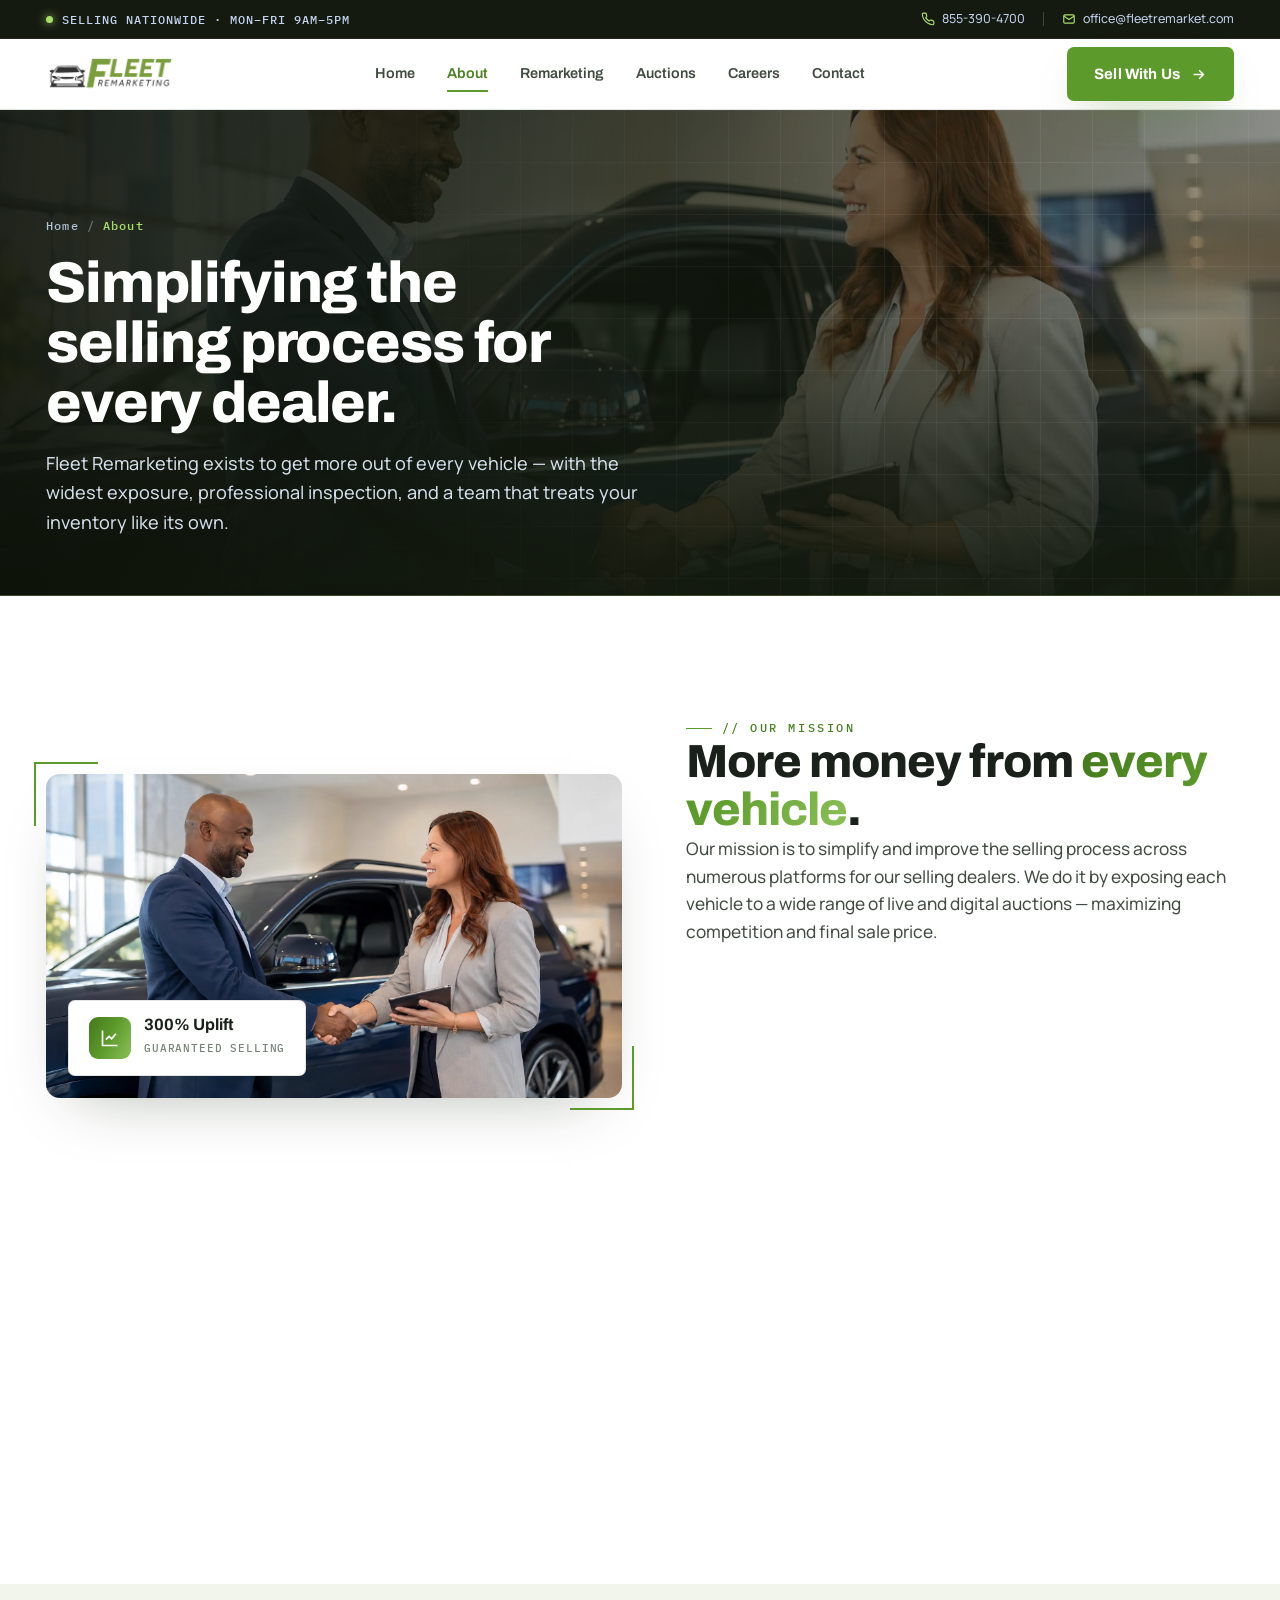
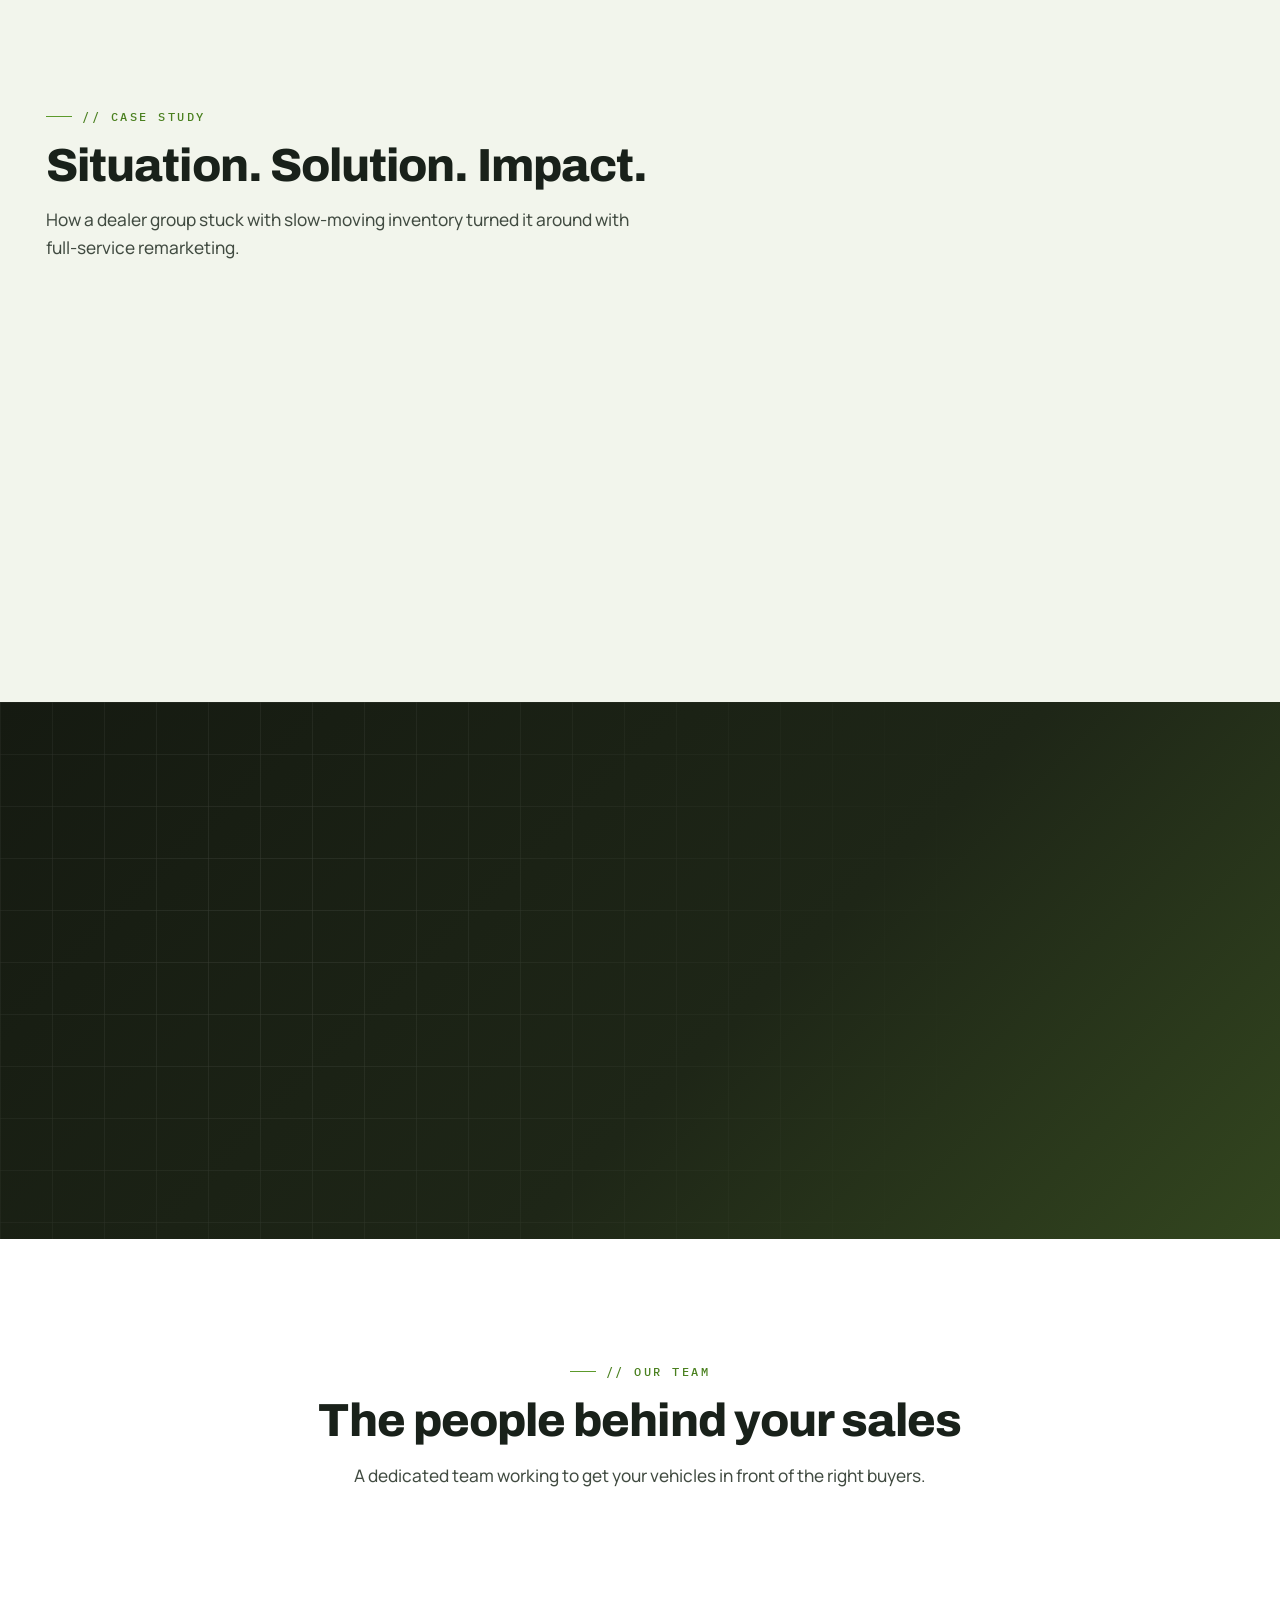
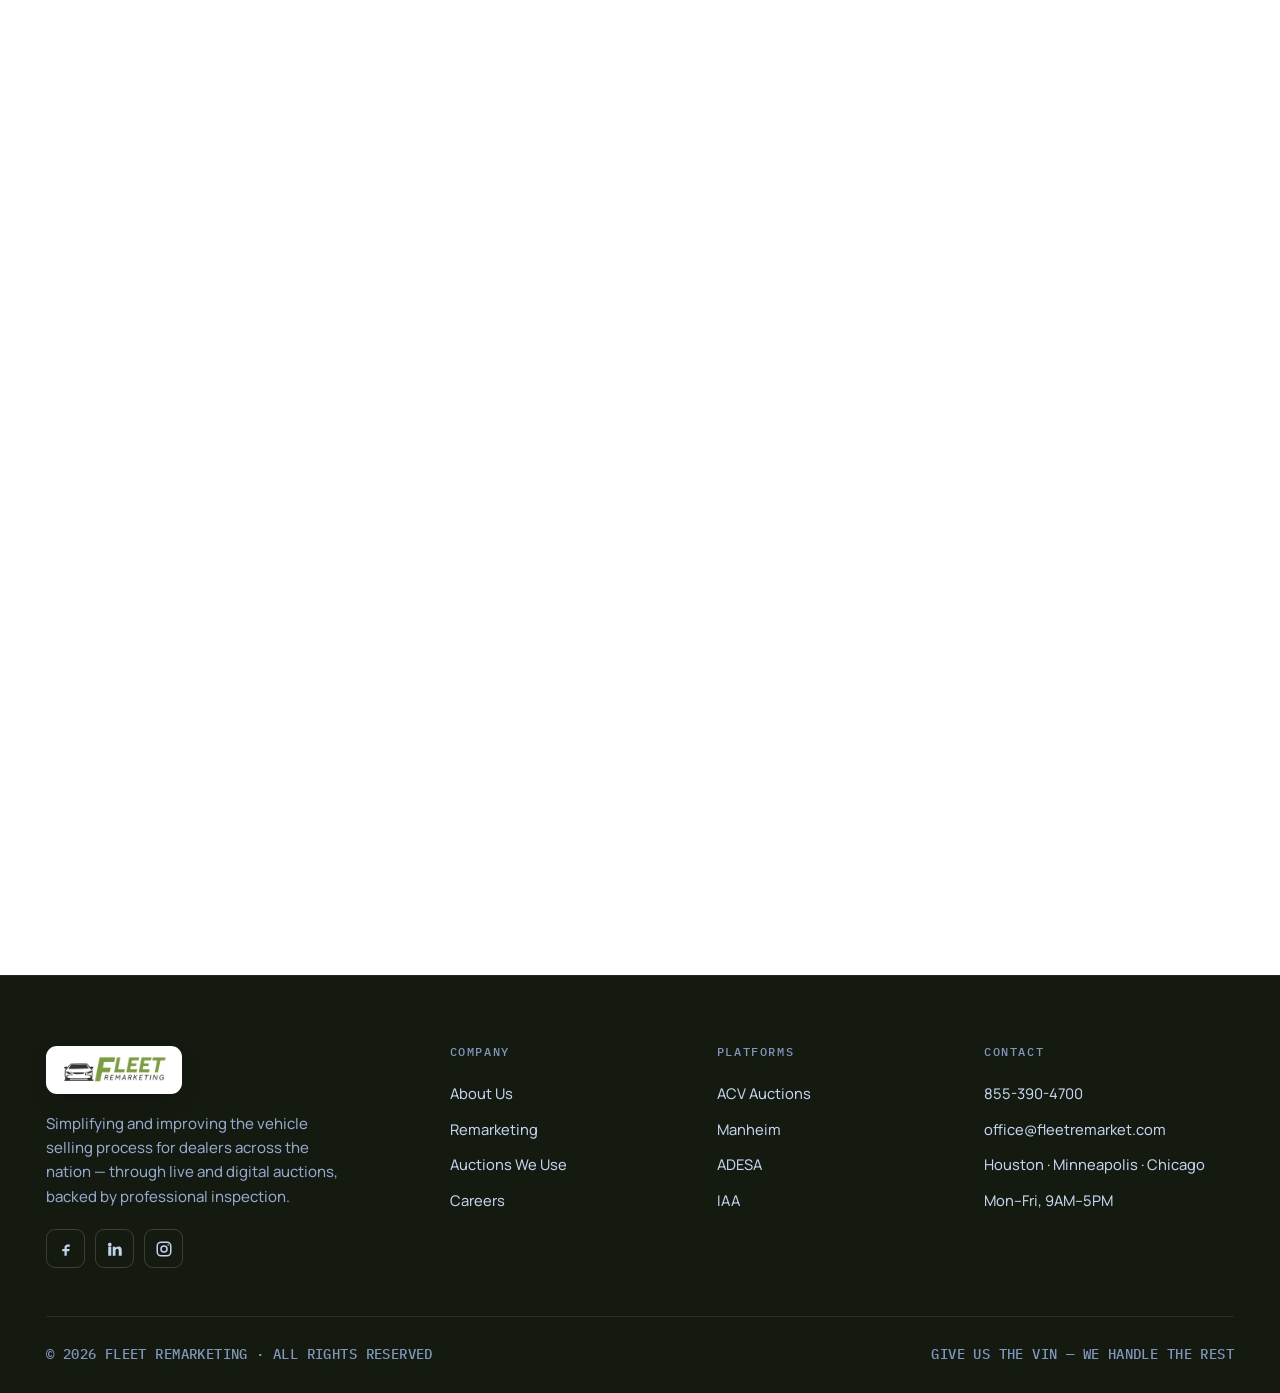
<file: concept-3/about.html>
<!DOCTYPE html>
<html lang="en">
<head>
<meta charset="UTF-8">
<meta name="viewport" content="width=device-width,initial-scale=1">
<title>About Us — Fleet Remarketing</title>
<meta name="description" content="Fleet Remarketing simplifies vehicle selling for dealers nationwide — professional inspection, exposure across 9+ auction platforms, and a dedicated team behind every sale.">
<link rel="icon" href="assets/logo.webp">
<link rel="preconnect" href="https://fonts.googleapis.com">
<link rel="preconnect" href="https://fonts.gstatic.com" crossorigin>
<link href="https://fonts.googleapis.com/css2?family=Archivo:wght@500;600;700;800;900&family=Manrope:wght@400;500;600;700&family=IBM+Plex+Mono:wght@400;500;600&display=swap" rel="stylesheet">
<link rel="stylesheet" href="css/styles.css">
</head>
<body>

<!-- TOP BAR -->
<div class="topbar">
  <div class="wrap topbar-in">
    <div class="tb-l"><span class="dot"></span><span class="tb-hide">SELLING NATIONWIDE · MON–FRI 9AM–5PM</span></div>
    <div class="tb-r">
      <a href="tel:8553904700"><svg viewBox="0 0 24 24" fill="none" stroke="currentColor" stroke-width="2"><path d="M22 16.9v3a2 2 0 0 1-2.2 2 19.8 19.8 0 0 1-8.6-3 19.5 19.5 0 0 1-6-6 19.8 19.8 0 0 1-3-8.6A2 2 0 0 1 4.1 2h3a2 2 0 0 1 2 1.7c.1.9.4 1.8.7 2.7a2 2 0 0 1-.5 2.1L8.1 9.6a16 16 0 0 0 6 6l1.1-1.1a2 2 0 0 1 2.1-.5c.9.3 1.8.6 2.7.7a2 2 0 0 1 1.7 2z"/></svg>855-390-4700</a>
      <span class="tb-div"></span>
      <a href="mailto:office@fleetremarket.com"><svg viewBox="0 0 24 24" fill="none" stroke="currentColor" stroke-width="2"><rect x="3" y="5" width="18" height="14" rx="2"/><path d="M3 7l9 6 9-6"/></svg>office@fleetremarket.com</a>
    </div>
  </div>
</div>

<!-- NAV -->
<header class="nav" id="nav">
  <div class="wrap nav-in">
    <a href="index.html" class="brand" aria-label="Fleet Remarketing home"><img class="logo" src="assets/logo.webp" alt="Fleet Remarketing"></a>
    <nav class="nav-links">
      <a href="index.html">Home</a>
      <a href="about.html" class="active">About</a>
      <a href="services.html">Remarketing</a>
      <a href="auctions.html">Auctions</a>
      <a href="careers.html">Careers</a>
      <a href="contact.html">Contact</a>
    </nav>
    <div class="nav-right">
      <a href="contact.html" class="btn btn-primary">Sell With Us
        <svg class="arw" viewBox="0 0 24 24" fill="none" stroke="currentColor" stroke-width="2"><path d="M5 12h14M13 6l6 6-6 6"/></svg></a>
      <button class="burger" id="burger" aria-label="Menu"><span></span><span></span><span></span></button>
    </div>
  </div>
</header>

<div class="mobile-menu" id="mobileMenu">
  <a href="index.html"><span class="mno">01</span>Home</a>
  <a href="about.html" class="active"><span class="mno">02</span>About</a>
  <a href="services.html"><span class="mno">03</span>Remarketing</a>
  <a href="auctions.html"><span class="mno">04</span>Auctions</a>
  <a href="careers.html"><span class="mno">05</span>Careers</a>
  <a href="contact.html"><span class="mno">06</span>Contact</a>
  <a href="contact.html" class="btn btn-primary mm-cta">Sell With Us</a>
</div>

<!-- PAGE HEAD -->
<section class="pagehero">
  <div class="pagehero-bg" style="background-image:url('assets/handshake.webp')"></div>
  <div class="wrap pagehero-in">
    <div class="crumb"><a href="index.html">Home</a><span class="sep">/</span><span class="cur">About</span></div>
    <h1>Simplifying the selling process for every dealer.</h1>
    <p>Fleet Remarketing exists to get more out of every vehicle — with the widest exposure, professional inspection, and a team that treats your inventory like its own.</p>
  </div>
</section>

<!-- MISSION SPLIT -->
<section class="sec">
  <div class="wrap">
    <div class="split">
      <div class="split-media rv">
        <span class="corner tl"></span><span class="corner br"></span>
        <img src="assets/handshake.webp" alt="Closing a deal at the dealership" loading="lazy" decoding="async">
        <div class="float-chip">
          <div class="ic"><svg viewBox="0 0 24 24" fill="none" stroke="currentColor" stroke-width="2"><path d="M3 3v18h18"/><path d="M7 14l4-4 3 3 5-6"/></svg></div>
          <div><b>300% Uplift</b><span>Guaranteed selling</span></div>
        </div>
      </div>
      <div>
        <span class="kicker">// Our Mission</span>
        <h2 class="h-lg rv">More money from <span class="grad-txt">every vehicle</span>.</h2>
        <p class="lead rv d1">Our mission is to simplify and improve the selling process across numerous platforms for our selling dealers. We do it by exposing each vehicle to a wide range of live and digital auctions — maximizing competition and final sale price.</p>
        <p class="lead rv d2" style="margin-top:16px">Every Fleet Remarketing vehicle receives a professional inspection. Documented condition builds buyer confidence and drives stronger, more competitive bids — so you get more, faster, with less effort.</p>
        <div class="why-stats rv d3" style="margin-top:26px">
          <div class="s"><b class="grad-txt">300%</b><span>Selling uplift</span></div>
          <div class="s"><b>9+</b><span>Auction platforms</span></div>
          <div class="s"><b>50</b><span>States covered</span></div>
        </div>
      </div>
    </div>
  </div>
</section>

<!-- VALUES / STATS -->
<section class="sec-tight">
  <div class="wrap">
    <div class="stats rv">
      <div class="stat"><div class="n" data-count="300"><span class="v">0</span><span class="s">%</span></div><div class="l">Increase in selling</div></div>
      <div class="stat"><div class="n" data-count="9"><span class="v">0</span><span class="s">+</span></div><div class="l">Auction platforms</div></div>
      <div class="stat"><div class="n" data-count="3"><span class="v">0</span></div><div class="l">Regional offices</div></div>
      <div class="stat"><div class="n" data-count="100"><span class="v">0</span><span class="s">%</span></div><div class="l">Inspected vehicles</div></div>
    </div>
  </div>
</section>

<!-- CASE STUDY -->
<section class="sec tint">
  <div class="wrap">
    <div class="sec-head">
      <span class="kicker">// Case Study</span>
      <h2 class="h-lg">Situation. Solution. Impact.</h2>
      <p class="lead">How a dealer group stuck with slow-moving inventory turned it around with full-service remarketing.</p>
    </div>
    <div class="case">
      <div class="case-c rv"><span class="ct">Situation</span><h4>Aging units, thin exposure</h4><p>A regional dealer group was listing wholesale units on a single channel — cars sat on the lot for weeks, tying up capital and eroding value with every passing day.</p></div>
      <div class="case-c rv d1"><span class="ct">Solution</span><h4>One VIN, every platform</h4><p>They handed us the VINs. We inspected each vehicle professionally and exposed it simultaneously across ACV, Manheim, ADESA, IAA and more — with the auction brought straight to their lot.</p></div>
      <div class="case-c rv d2"><span class="ct">Impact</span><div class="big grad-txt">300%</div><h4>More selling, faster turns</h4><p>Wider competition drove stronger bids and dramatically faster turnaround — freeing up capital and floor space with a guaranteed uplift in selling.</p></div>
    </div>
  </div>
</section>

<!-- QUOTE -->
<section class="sec quote">
  <div class="wrap quote-in rv">
    <div class="qm">&ldquo;</div>
    <blockquote>They treated our inventory like their own. The inspections, the exposure, the follow-through — it's the closest thing to a <em>done-for-you</em> wholesale desk we've ever had.</blockquote>
    <div class="quote-by">
      <div class="qa">DP</div>
      <div><b>Dealer Principal</b><span>Independent auto group · Minnesota</span></div>
    </div>
  </div>
</section>

<!-- TEAM -->
<section class="sec">
  <div class="wrap">
    <div class="sec-head center">
      <span class="kicker" style="justify-content:center">// Our Team</span>
      <h2 class="h-lg">The people behind your sales</h2>
      <p class="lead">A dedicated team working to get your vehicles in front of the right buyers.</p>
    </div>
    <div class="team">
      <div class="mem rv">
        <div class="ph"><img src="assets/team_member_1.webp" alt="Maxwel Warner" loading="lazy" decoding="async"></div>
        <div class="in"><h4>Maxwel Warner</h4><span>CEO &amp; Founder</span>
          <div class="soc"><a href="#" aria-label="LinkedIn"><svg viewBox="0 0 24 24" fill="currentColor"><path d="M4.98 3.5A2.5 2.5 0 1 1 5 8.5a2.5 2.5 0 0 1-.02-5zM3 9h4v12H3zM9 9h3.8v1.7h.05c.53-1 1.83-2 3.77-2C20.4 8.7 21 11 21 14.1V21h-4v-6.1c0-1.45-.03-3.3-2-3.3-2 0-2.3 1.57-2.3 3.2V21H9z"/></svg></a><a href="#" aria-label="Email"><svg viewBox="0 0 24 24" fill="none" stroke="currentColor" stroke-width="2"><rect x="3" y="5" width="18" height="14" rx="2"/><path d="M3 7l9 6 9-6"/></svg></a></div></div>
      </div>
      <div class="mem rv d1">
        <div class="ph"><img src="assets/team_member_2.webp" alt="Ross Taylor" loading="lazy" decoding="async"></div>
        <div class="in"><h4>Ross Taylor</h4><span>Operations Manager</span>
          <div class="soc"><a href="#" aria-label="LinkedIn"><svg viewBox="0 0 24 24" fill="currentColor"><path d="M4.98 3.5A2.5 2.5 0 1 1 5 8.5a2.5 2.5 0 0 1-.02-5zM3 9h4v12H3zM9 9h3.8v1.7h.05c.53-1 1.83-2 3.77-2C20.4 8.7 21 11 21 14.1V21h-4v-6.1c0-1.45-.03-3.3-2-3.3-2 0-2.3 1.57-2.3 3.2V21H9z"/></svg></a><a href="#" aria-label="Email"><svg viewBox="0 0 24 24" fill="none" stroke="currentColor" stroke-width="2"><rect x="3" y="5" width="18" height="14" rx="2"/><path d="M3 7l9 6 9-6"/></svg></a></div></div>
      </div>
      <div class="mem rv d2">
        <div class="ph"><img src="assets/team_member_3.webp" alt="James Anderson" loading="lazy" decoding="async"></div>
        <div class="in"><h4>James Anderson</h4><span>Inspection Lead</span>
          <div class="soc"><a href="#" aria-label="LinkedIn"><svg viewBox="0 0 24 24" fill="currentColor"><path d="M4.98 3.5A2.5 2.5 0 1 1 5 8.5a2.5 2.5 0 0 1-.02-5zM3 9h4v12H3zM9 9h3.8v1.7h.05c.53-1 1.83-2 3.77-2C20.4 8.7 21 11 21 14.1V21h-4v-6.1c0-1.45-.03-3.3-2-3.3-2 0-2.3 1.57-2.3 3.2V21H9z"/></svg></a><a href="#" aria-label="Email"><svg viewBox="0 0 24 24" fill="none" stroke="currentColor" stroke-width="2"><rect x="3" y="5" width="18" height="14" rx="2"/><path d="M3 7l9 6 9-6"/></svg></a></div></div>
      </div>
      <div class="mem rv d3">
        <div class="ph"><img src="assets/team_member_6.webp" alt="Tongon Entaninon" loading="lazy" decoding="async"></div>
        <div class="in"><h4>Tongon Entaninon</h4><span>Platform Developer</span>
          <div class="soc"><a href="#" aria-label="LinkedIn"><svg viewBox="0 0 24 24" fill="currentColor"><path d="M4.98 3.5A2.5 2.5 0 1 1 5 8.5a2.5 2.5 0 0 1-.02-5zM3 9h4v12H3zM9 9h3.8v1.7h.05c.53-1 1.83-2 3.77-2C20.4 8.7 21 11 21 14.1V21h-4v-6.1c0-1.45-.03-3.3-2-3.3-2 0-2.3 1.57-2.3 3.2V21H9z"/></svg></a><a href="#" aria-label="Email"><svg viewBox="0 0 24 24" fill="none" stroke="currentColor" stroke-width="2"><rect x="3" y="5" width="18" height="14" rx="2"/><path d="M3 7l9 6 9-6"/></svg></a></div></div>
      </div>
    </div>
  </div>
</section>

<!-- CTA -->
<section class="sec-tight">
  <div class="wrap">
    <div class="cta rv">
      <h2>Let's put your inventory to work.</h2>
      <p>Give us the VIN and we'll handle the rest — nationwide exposure, professional inspection, more money for your vehicles.</p>
      <a href="contact.html" class="btn btn-white btn-lg">Get Started Today <svg class="arw" viewBox="0 0 24 24" fill="none" stroke="currentColor" stroke-width="2"><path d="M5 12h14M13 6l6 6-6 6"/></svg></a>
    </div>
  </div>
</section>

<!-- FOOTER -->
<footer>
  <div class="wrap">
    <div class="foot-grid">
      <div class="foot-brand">
        <a href="index.html" class="brand foot-logo" style="margin-bottom:18px"><span class="logo-chip"><img class="logo" src="assets/logo.webp" alt="Fleet Remarketing"></span></a>
        <p>Simplifying and improving the vehicle selling process for dealers across the nation — through live and digital auctions, backed by professional inspection.</p>
        <div class="foot-soc">
          <a href="#" aria-label="Facebook"><svg width="18" height="18" viewBox="0 0 24 24" fill="currentColor"><path d="M14 9h3V6h-3c-2.2 0-4 1.8-4 4v2H7v3h3v6h3v-6h3l1-3h-4v-2c0-.6.4-1 1-1z"/></svg></a>
          <a href="#" aria-label="LinkedIn"><svg width="18" height="18" viewBox="0 0 24 24" fill="currentColor"><path d="M4.98 3.5A2.5 2.5 0 1 1 5 8.5a2.5 2.5 0 0 1-.02-5zM3 9h4v12H3zM9 9h3.8v1.7h.05c.53-1 1.83-2 3.77-2C20.4 8.7 21 11 21 14.1V21h-4v-6.1c0-1.45-.03-3.3-2-3.3-2 0-2.3 1.57-2.3 3.2V21H9z"/></svg></a>
          <a href="#" aria-label="Instagram"><svg width="18" height="18" viewBox="0 0 24 24" fill="none" stroke="currentColor" stroke-width="2"><rect x="3" y="3" width="18" height="18" rx="5"/><circle cx="12" cy="12" r="4"/><circle cx="17.5" cy="6.5" r="1" fill="currentColor" stroke="none"/></svg></a>
        </div>
      </div>
      <div class="foot-col"><h5>Company</h5><a href="about.html">About Us</a><a href="services.html">Remarketing</a><a href="auctions.html">Auctions We Use</a><a href="careers.html">Careers</a></div>
      <div class="foot-col"><h5>Platforms</h5><a href="auctions.html">ACV Auctions</a><a href="auctions.html">Manheim</a><a href="auctions.html">ADESA</a><a href="auctions.html">IAA</a></div>
      <div class="foot-col"><h5>Contact</h5><a href="tel:8553904700">855-390-4700</a><a href="mailto:office@fleetremarket.com">office@fleetremarket.com</a><a href="contact.html">Houston · Minneapolis · Chicago</a><a href="contact.html">Mon–Fri, 9AM–5PM</a></div>
    </div>
    <div class="foot-bottom">
      <span>© 2026 FLEET REMARKETING · ALL RIGHTS RESERVED</span>
      <span>GIVE US THE VIN — WE HANDLE THE REST</span>
    </div>
  </div>
</footer>

<button class="totop" id="totop" aria-label="Back to top"><svg viewBox="0 0 24 24" fill="none" stroke="currentColor" stroke-width="2.5"><path d="M12 19V5M5 12l7-7 7 7"/></svg></button>
<script src="js/main.js"></script>
</body>
</html>
</file>
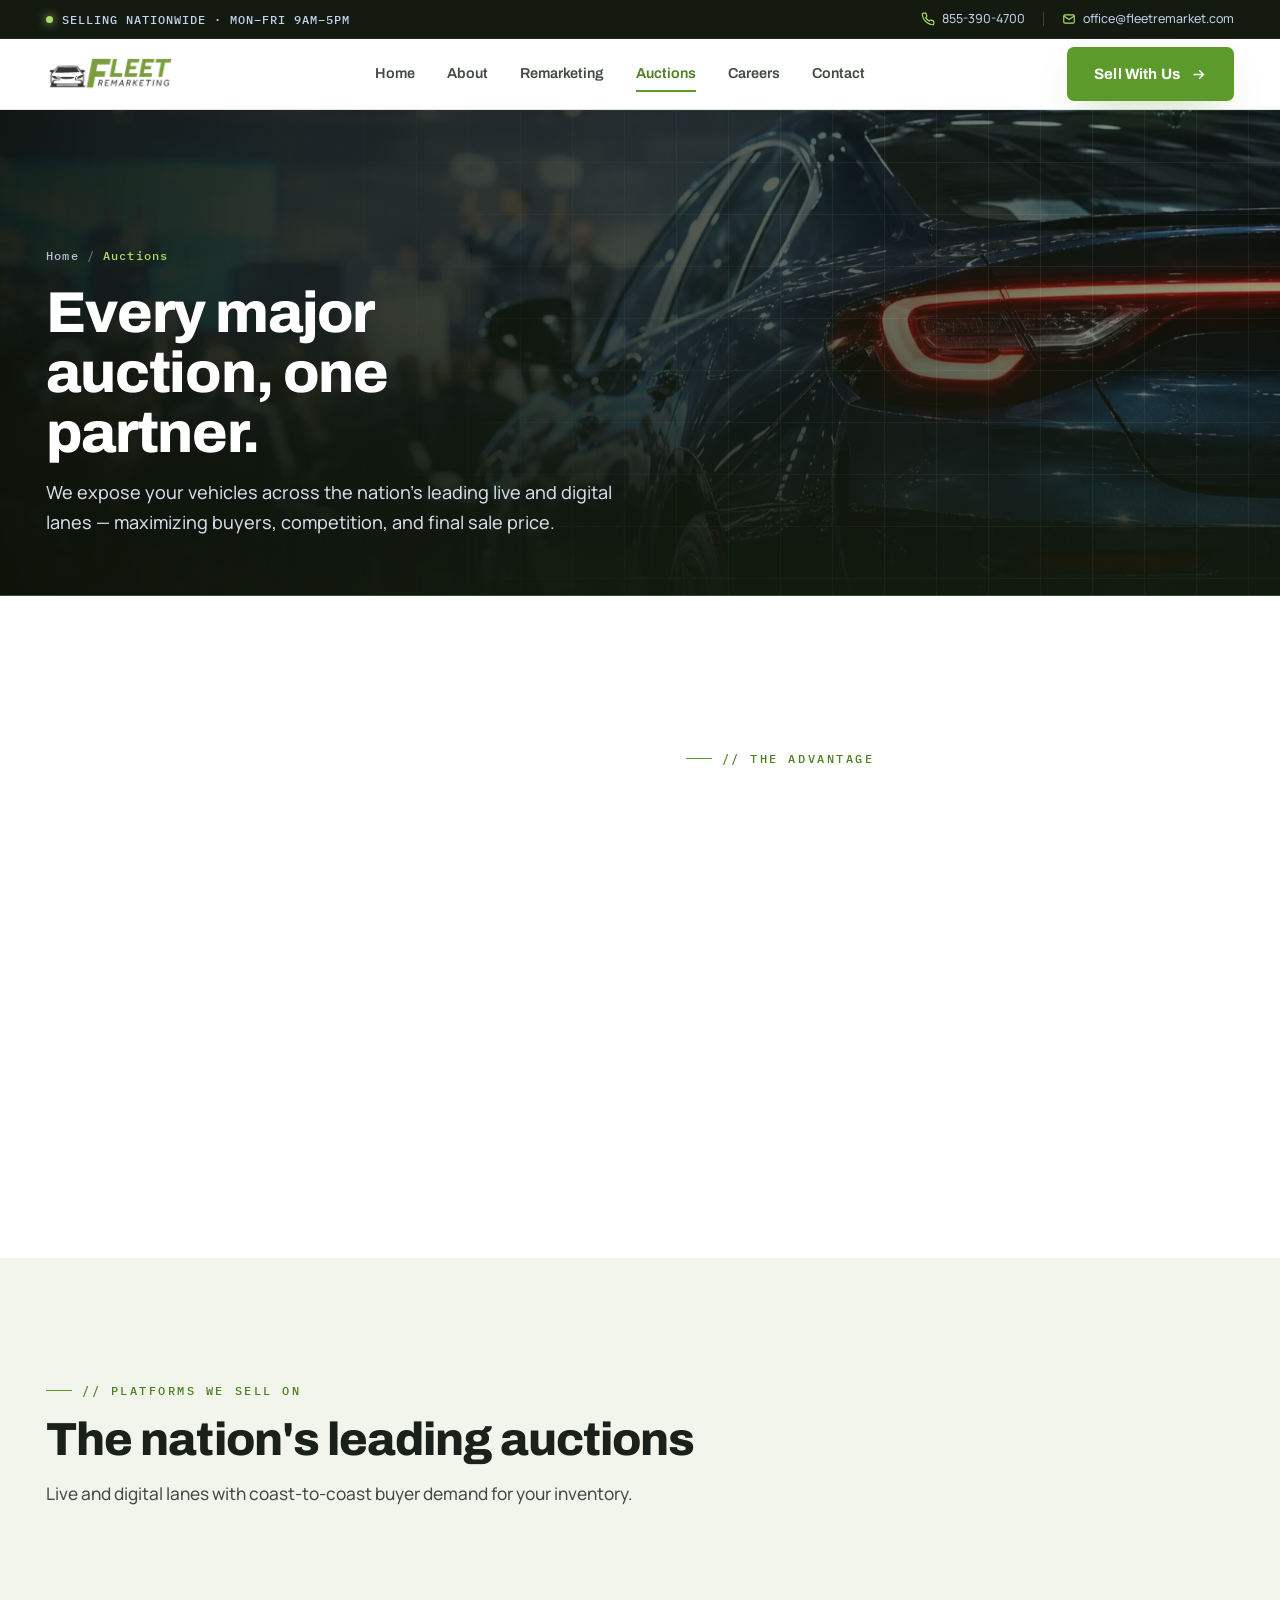
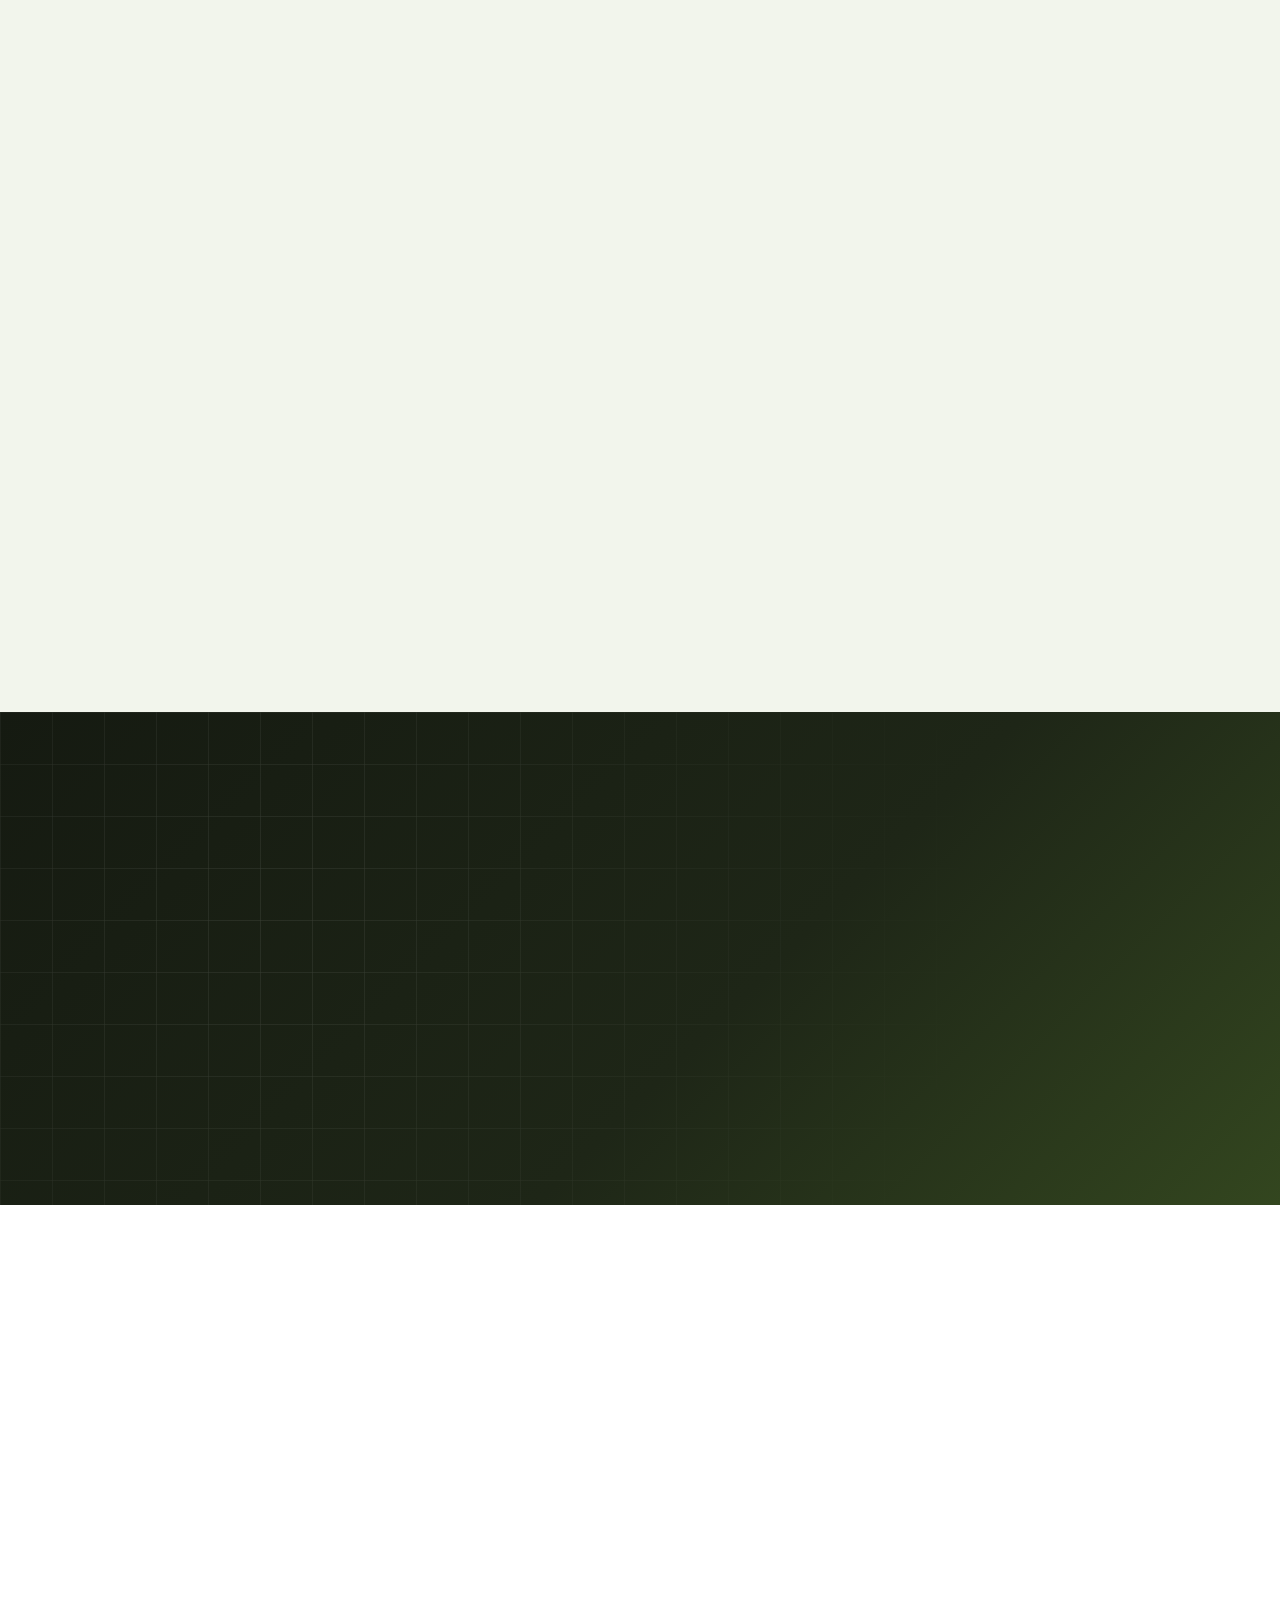
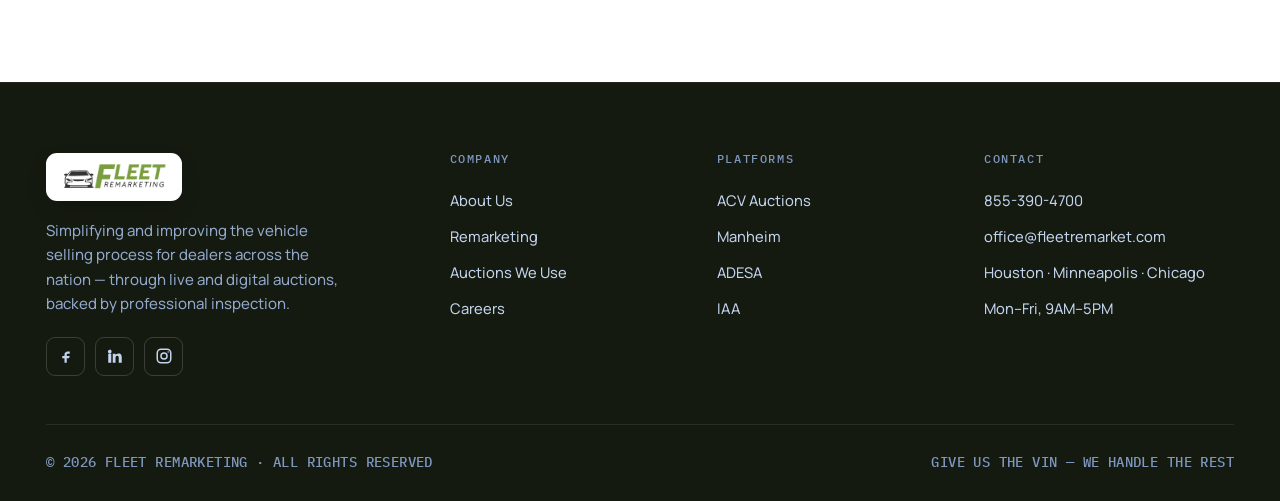
<file: concept-3/auctions.html>
<!DOCTYPE html>
<html lang="en">
<head>
<meta charset="UTF-8">
<meta name="viewport" content="width=device-width,initial-scale=1">
<title>Auctions We Use — Fleet Remarketing</title>
<meta name="description" content="We expose your vehicles across the nation's leading live and digital auction platforms — ACV Auctions, Manheim, ADESA, OPENLANE, OVE, IAA and more.">
<link rel="icon" href="assets/logo.webp">
<link rel="preconnect" href="https://fonts.googleapis.com">
<link rel="preconnect" href="https://fonts.gstatic.com" crossorigin>
<link href="https://fonts.googleapis.com/css2?family=Archivo:wght@500;600;700;800;900&family=Manrope:wght@400;500;600;700&family=IBM+Plex+Mono:wght@400;500;600&display=swap" rel="stylesheet">
<link rel="stylesheet" href="css/styles.css">
</head>
<body>

<!-- TOP BAR -->
<div class="topbar">
  <div class="wrap topbar-in">
    <div class="tb-l"><span class="dot"></span><span class="tb-hide">SELLING NATIONWIDE · MON–FRI 9AM–5PM</span></div>
    <div class="tb-r">
      <a href="tel:8553904700"><svg viewBox="0 0 24 24" fill="none" stroke="currentColor" stroke-width="2"><path d="M22 16.9v3a2 2 0 0 1-2.2 2 19.8 19.8 0 0 1-8.6-3 19.5 19.5 0 0 1-6-6 19.8 19.8 0 0 1-3-8.6A2 2 0 0 1 4.1 2h3a2 2 0 0 1 2 1.7c.1.9.4 1.8.7 2.7a2 2 0 0 1-.5 2.1L8.1 9.6a16 16 0 0 0 6 6l1.1-1.1a2 2 0 0 1 2.1-.5c.9.3 1.8.6 2.7.7a2 2 0 0 1 1.7 2z"/></svg>855-390-4700</a>
      <span class="tb-div"></span>
      <a href="mailto:office@fleetremarket.com"><svg viewBox="0 0 24 24" fill="none" stroke="currentColor" stroke-width="2"><rect x="3" y="5" width="18" height="14" rx="2"/><path d="M3 7l9 6 9-6"/></svg>office@fleetremarket.com</a>
    </div>
  </div>
</div>

<!-- NAV -->
<header class="nav" id="nav">
  <div class="wrap nav-in">
    <a href="index.html" class="brand" aria-label="Fleet Remarketing home"><img class="logo" src="assets/logo.webp" alt="Fleet Remarketing"></a>
    <nav class="nav-links">
      <a href="index.html">Home</a>
      <a href="about.html">About</a>
      <a href="services.html">Remarketing</a>
      <a href="auctions.html" class="active">Auctions</a>
      <a href="careers.html">Careers</a>
      <a href="contact.html">Contact</a>
    </nav>
    <div class="nav-right">
      <a href="contact.html" class="btn btn-primary">Sell With Us
        <svg class="arw" viewBox="0 0 24 24" fill="none" stroke="currentColor" stroke-width="2"><path d="M5 12h14M13 6l6 6-6 6"/></svg></a>
      <button class="burger" id="burger" aria-label="Menu"><span></span><span></span><span></span></button>
    </div>
  </div>
</header>

<div class="mobile-menu" id="mobileMenu">
  <a href="index.html"><span class="mno">01</span>Home</a>
  <a href="about.html"><span class="mno">02</span>About</a>
  <a href="services.html"><span class="mno">03</span>Remarketing</a>
  <a href="auctions.html" class="active"><span class="mno">04</span>Auctions</a>
  <a href="careers.html"><span class="mno">05</span>Careers</a>
  <a href="contact.html"><span class="mno">06</span>Contact</a>
  <a href="contact.html" class="btn btn-primary mm-cta">Sell With Us</a>
</div>

<!-- PAGE HEAD -->
<section class="pagehero">
  <div class="pagehero-bg" style="background-image:url('assets/hero-2.webp')"></div>
  <div class="wrap pagehero-in">
    <div class="crumb"><a href="index.html">Home</a><span class="sep">/</span><span class="cur">Auctions</span></div>
    <h1>Every major auction, one partner.</h1>
    <p>We expose your vehicles across the nation's leading live and digital lanes — maximizing buyers, competition, and final sale price.</p>
  </div>
</section>

<!-- INTRO SPLIT -->
<section class="sec">
  <div class="wrap">
    <div class="split">
      <div class="split-media rv">
        <span class="corner tl"></span><span class="corner br"></span>
        <img src="assets/feature-multiplatform.webp" alt="Multiple auction dashboards" loading="lazy" decoding="async">
        <div class="float-chip">
          <div class="ic"><svg viewBox="0 0 24 24" fill="none" stroke="currentColor" stroke-width="2"><rect x="3" y="3" width="7" height="7" rx="1"/><rect x="14" y="3" width="7" height="7" rx="1"/><rect x="3" y="14" width="7" height="7" rx="1"/><rect x="14" y="14" width="7" height="7" rx="1"/></svg></div>
          <div><b>9+ Platforms</b><span>Listed at once</span></div>
        </div>
      </div>
      <div>
        <span class="kicker">// The Advantage</span>
        <h2 class="h-lg rv">More lanes means <span class="grad-txt">more money</span>.</h2>
        <p class="lead rv d1">Listing on a single channel limits your buyers. We put every vehicle in front of the entire market at once — live lanes and digital marketplaces — so competition, not chance, sets your final price.</p>
        <ul class="ticks rv d2">
          <li><span class="tk"><svg viewBox="0 0 24 24" fill="none" stroke="currentColor" stroke-width="3"><path d="M5 12l5 5L20 7"/></svg></span>One listing, exposure across 9+ platforms</li>
          <li><span class="tk"><svg viewBox="0 0 24 24" fill="none" stroke="currentColor" stroke-width="3"><path d="M5 12l5 5L20 7"/></svg></span>Real-time bidding and transparent settlement</li>
          <li><span class="tk"><svg viewBox="0 0 24 24" fill="none" stroke="currentColor" stroke-width="3"><path d="M5 12l5 5L20 7"/></svg></span>Managed through a single relationship</li>
        </ul>
      </div>
    </div>
  </div>
</section>

<!-- AUCTIONS GRID -->
<section class="sec tint">
  <div class="wrap">
    <div class="sec-head">
      <span class="kicker">// Platforms We Sell On</span>
      <h2 class="h-lg">The nation's leading auctions</h2>
      <p class="lead">Live and digital lanes with coast-to-coast buyer demand for your inventory.</p>
    </div>
    <div class="auc rv">
      <div class="auc-c"><div class="auc-top"><div class="auc-mono">ACV</div><div><h4>ACV Auctions</h4><span class="tag">Digital · Top Seller</span></div></div><p>Our largest digital marketplace — we're among the top sellers on ACV, reaching thousands of dealers every day.</p></div>
      <div class="auc-c"><div class="auc-top"><div class="auc-mono">MAN</div><div><h4>Manheim</h4><span class="tag">Live &amp; Digital</span></div></div><p>The nation's largest wholesale auto auction, connecting your inventory to a massive nationwide buyer network.</p></div>
      <div class="auc-c"><div class="auc-top"><div class="auc-mono">ADE</div><div><h4>ADESA</h4><span class="tag">Physical &amp; Digital</span></div></div><p>Premium physical and digital lanes with coast-to-coast reach and consistently strong buyer traffic.</p></div>
      <div class="auc-c"><div class="auc-top"><div class="auc-mono">AA</div><div><h4>America's Auctions</h4><span class="tag">Regional</span></div></div><p>Broad regional coverage that puts your vehicles in front of active, motivated local buyers.</p></div>
      <div class="auc-c"><div class="auc-top"><div class="auc-mono">BLC</div><div><h4>Backlot Cars</h4><span class="tag">Digital Wholesale</span></div></div><p>Fast digital wholesale with condition-backed listings and quick, reliable settlement.</p></div>
      <div class="auc-c"><div class="auc-top"><div class="auc-mono">CW</div><div><h4>CarWave</h4><span class="tag">Dealer-to-Dealer</span></div></div><p>Dealer-to-dealer online auctions with transparent, real-time bidding and trusted inspections.</p></div>
      <div class="auc-c" style="border-bottom:none"><div class="auc-top"><div class="auc-mono">OL</div><div><h4>OPENLANE</h4><span class="tag">Digital-First</span></div></div><p>A digital-first wholesale platform delivering coast-to-coast buyer demand for your inventory.</p></div>
      <div class="auc-c" style="border-bottom:none"><div class="auc-top"><div class="auc-mono">OVE</div><div><h4>OVE</h4><span class="tag">24/7 Online</span></div></div><p>Manheim's online vehicle exchange for 24/7 wholesale selling, anytime and anywhere.</p></div>
      <div class="auc-c" style="border-bottom:none;border-right:none"><div class="auc-top"><div class="auc-mono">IAA</div><div><h4>IAA</h4><span class="tag">Specialty · Salvage</span></div></div><p>A leading platform for total-loss, specialty and salvage vehicle remarketing at scale.</p></div>
    </div>
    <p style="text-align:center;margin-top:32px;color:var(--ink-3)" class="rv">Listing on <b class="accent">9+ platforms</b> at once means more eyes, more bids, and a stronger final price on every vehicle.</p>
  </div>
</section>

<!-- QUOTE -->
<section class="sec quote">
  <div class="wrap quote-in rv">
    <div class="qm">&ldquo;</div>
    <blockquote>The same unit that sat on one channel for weeks sold in <em>days</em> once it hit every lane at once. That's the difference exposure makes.</blockquote>
    <div class="quote-by">
      <div class="qa">WD</div>
      <div><b>Wholesale Director</b><span>Franchise dealer group · Illinois</span></div>
    </div>
  </div>
</section>

<!-- CTA -->
<section class="sec-tight">
  <div class="wrap">
    <div class="cta rv">
      <h2>Put your inventory on every lane.</h2>
      <p>Give us the VIN and we'll list it across every major platform — with a professional inspection behind each sale.</p>
      <a href="contact.html" class="btn btn-white btn-lg">Sell With Us <svg class="arw" viewBox="0 0 24 24" fill="none" stroke="currentColor" stroke-width="2"><path d="M5 12h14M13 6l6 6-6 6"/></svg></a>
    </div>
  </div>
</section>

<!-- FOOTER -->
<footer>
  <div class="wrap">
    <div class="foot-grid">
      <div class="foot-brand">
        <a href="index.html" class="brand foot-logo" style="margin-bottom:18px"><span class="logo-chip"><img class="logo" src="assets/logo.webp" alt="Fleet Remarketing"></span></a>
        <p>Simplifying and improving the vehicle selling process for dealers across the nation — through live and digital auctions, backed by professional inspection.</p>
        <div class="foot-soc">
          <a href="#" aria-label="Facebook"><svg width="18" height="18" viewBox="0 0 24 24" fill="currentColor"><path d="M14 9h3V6h-3c-2.2 0-4 1.8-4 4v2H7v3h3v6h3v-6h3l1-3h-4v-2c0-.6.4-1 1-1z"/></svg></a>
          <a href="#" aria-label="LinkedIn"><svg width="18" height="18" viewBox="0 0 24 24" fill="currentColor"><path d="M4.98 3.5A2.5 2.5 0 1 1 5 8.5a2.5 2.5 0 0 1-.02-5zM3 9h4v12H3zM9 9h3.8v1.7h.05c.53-1 1.83-2 3.77-2C20.4 8.7 21 11 21 14.1V21h-4v-6.1c0-1.45-.03-3.3-2-3.3-2 0-2.3 1.57-2.3 3.2V21H9z"/></svg></a>
          <a href="#" aria-label="Instagram"><svg width="18" height="18" viewBox="0 0 24 24" fill="none" stroke="currentColor" stroke-width="2"><rect x="3" y="3" width="18" height="18" rx="5"/><circle cx="12" cy="12" r="4"/><circle cx="17.5" cy="6.5" r="1" fill="currentColor" stroke="none"/></svg></a>
        </div>
      </div>
      <div class="foot-col"><h5>Company</h5><a href="about.html">About Us</a><a href="services.html">Remarketing</a><a href="auctions.html">Auctions We Use</a><a href="careers.html">Careers</a></div>
      <div class="foot-col"><h5>Platforms</h5><a href="auctions.html">ACV Auctions</a><a href="auctions.html">Manheim</a><a href="auctions.html">ADESA</a><a href="auctions.html">IAA</a></div>
      <div class="foot-col"><h5>Contact</h5><a href="tel:8553904700">855-390-4700</a><a href="mailto:office@fleetremarket.com">office@fleetremarket.com</a><a href="contact.html">Houston · Minneapolis · Chicago</a><a href="contact.html">Mon–Fri, 9AM–5PM</a></div>
    </div>
    <div class="foot-bottom">
      <span>© 2026 FLEET REMARKETING · ALL RIGHTS RESERVED</span>
      <span>GIVE US THE VIN — WE HANDLE THE REST</span>
    </div>
  </div>
</footer>

<button class="totop" id="totop" aria-label="Back to top"><svg viewBox="0 0 24 24" fill="none" stroke="currentColor" stroke-width="2.5"><path d="M12 19V5M5 12l7-7 7 7"/></svg></button>
<script src="js/main.js"></script>
</body>
</html>
</file>
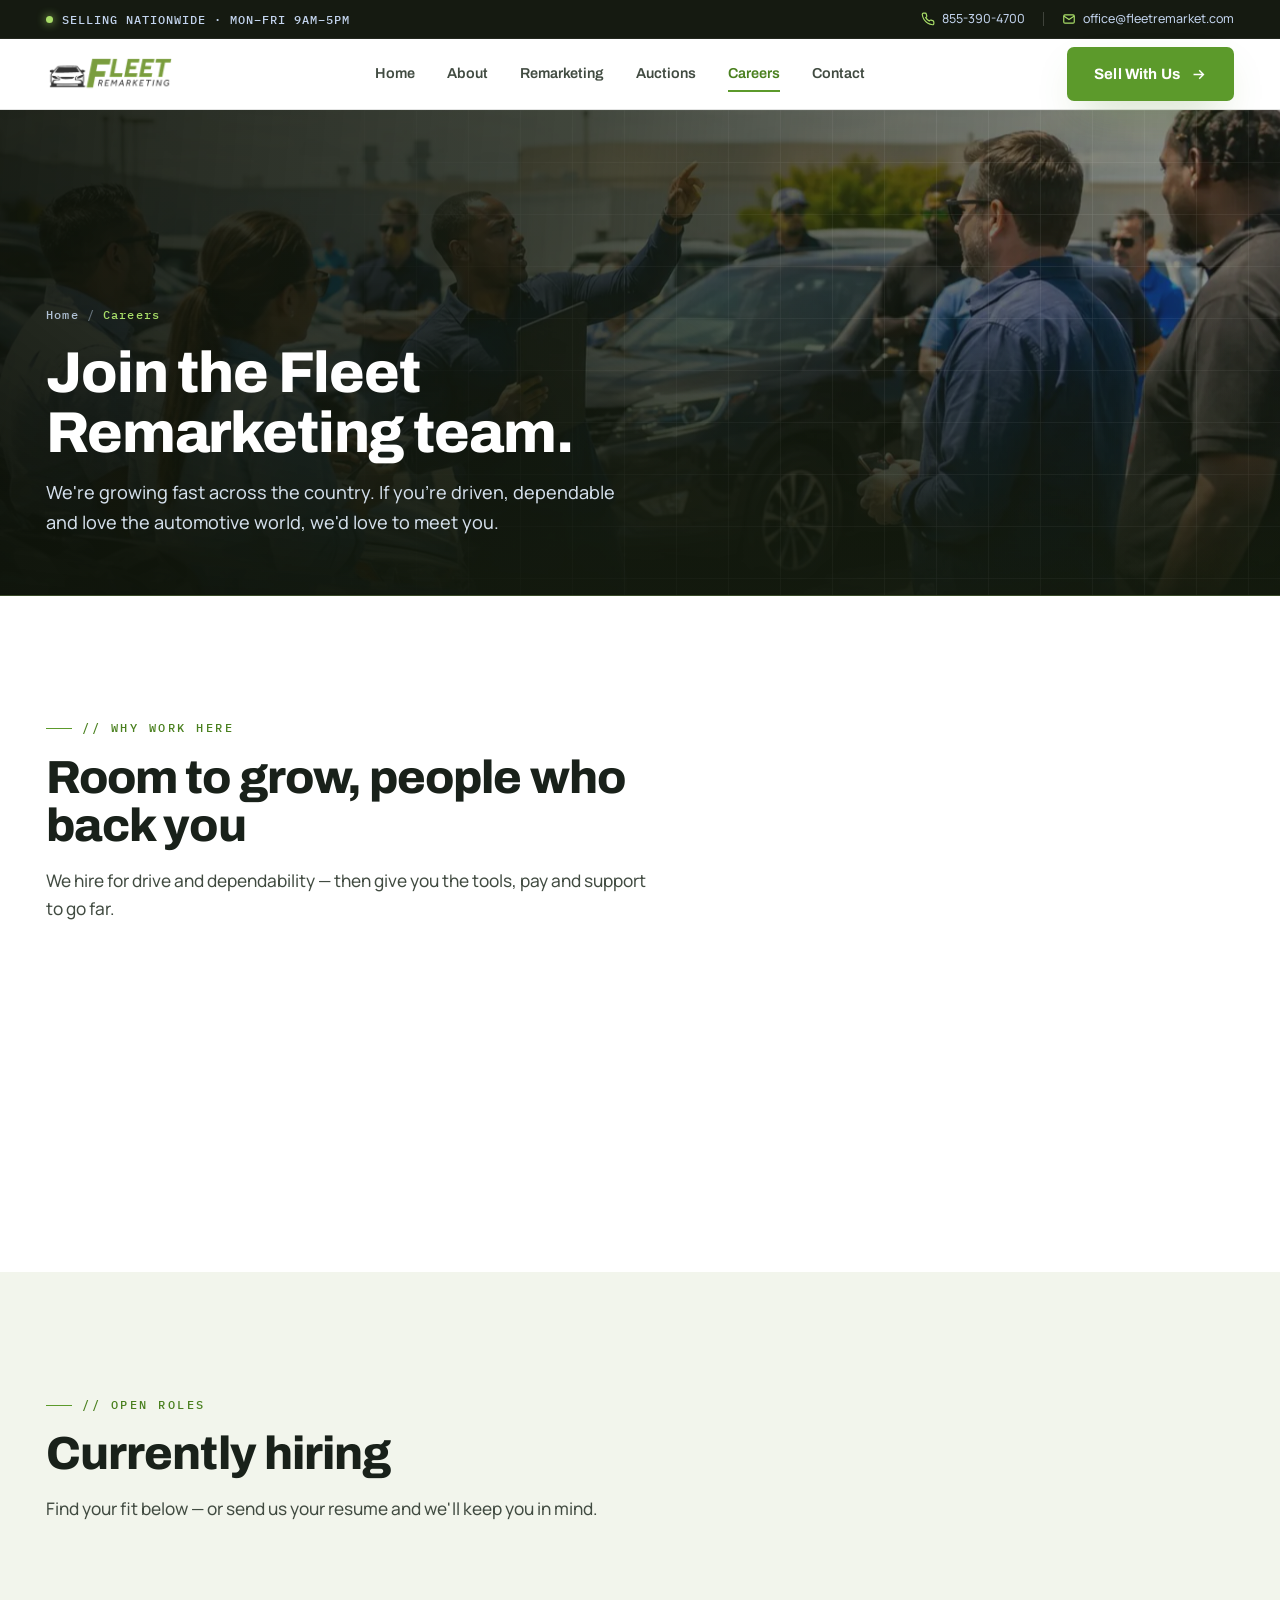
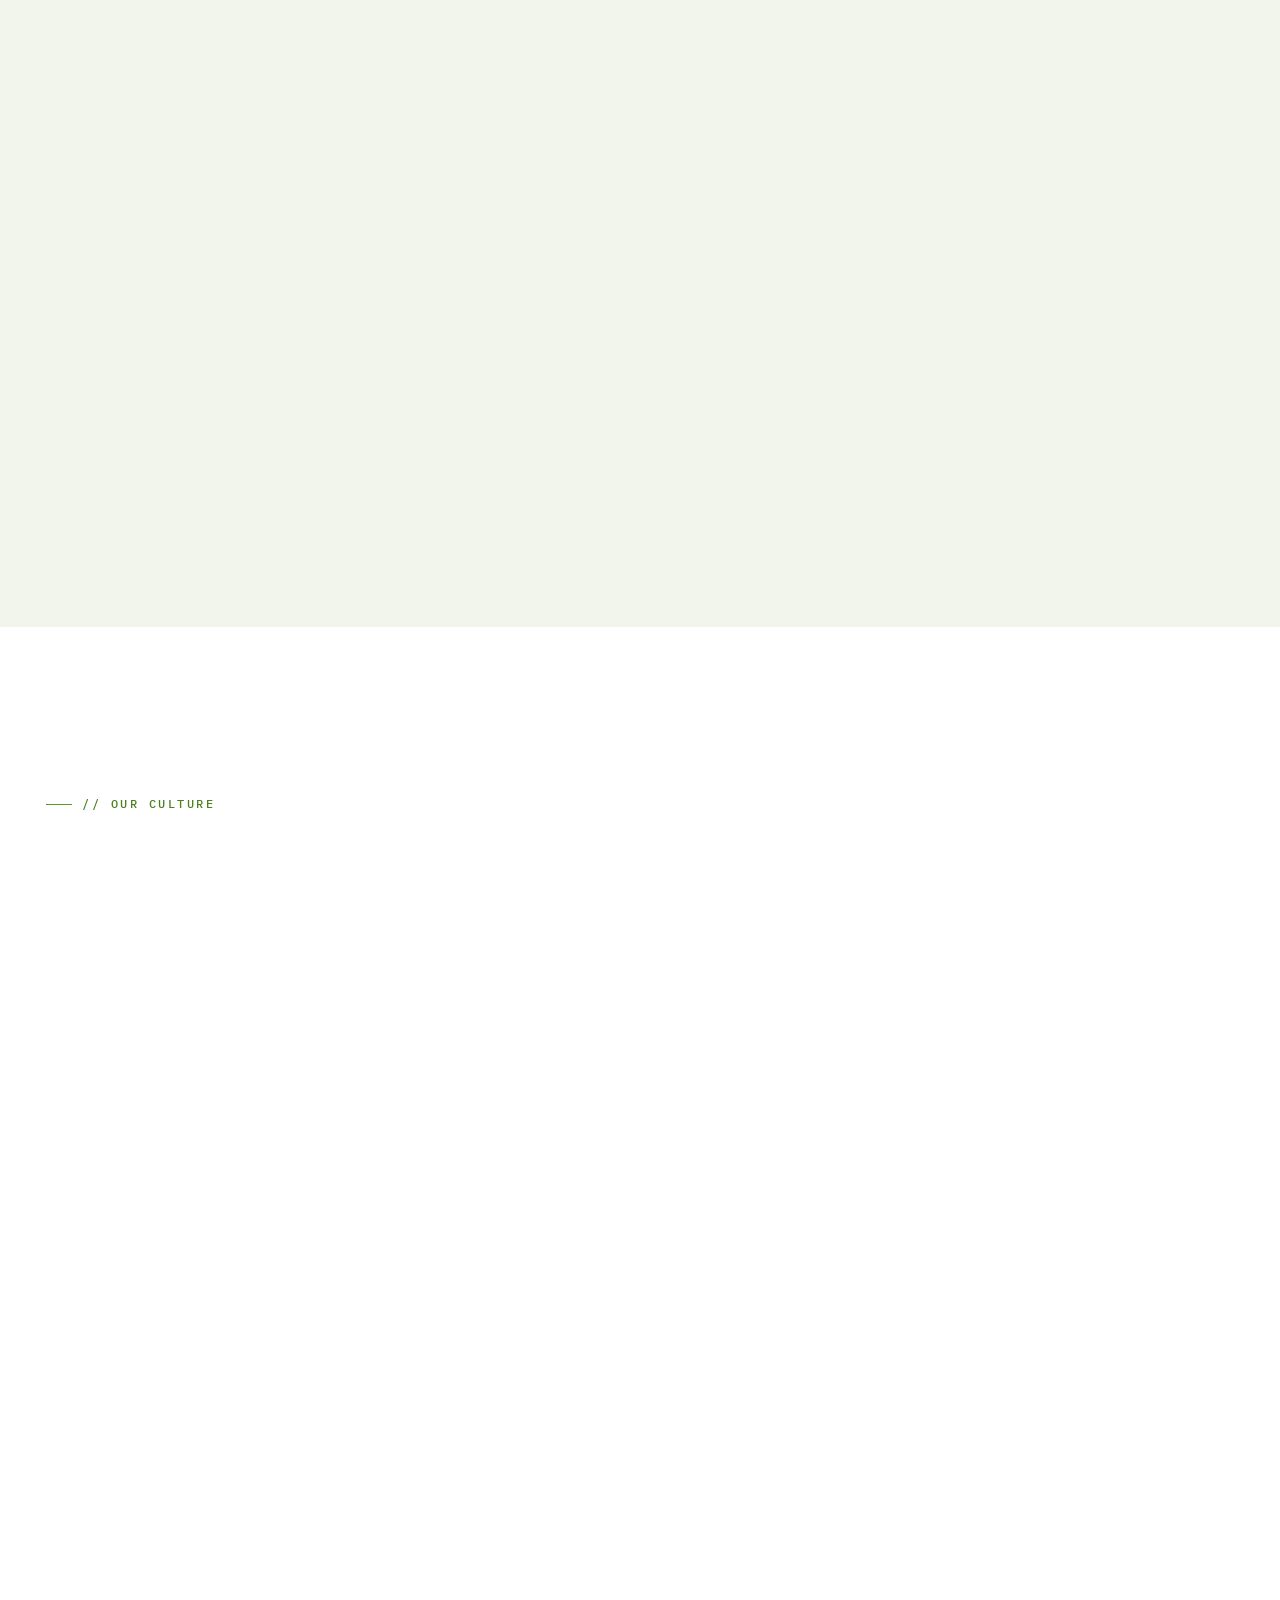
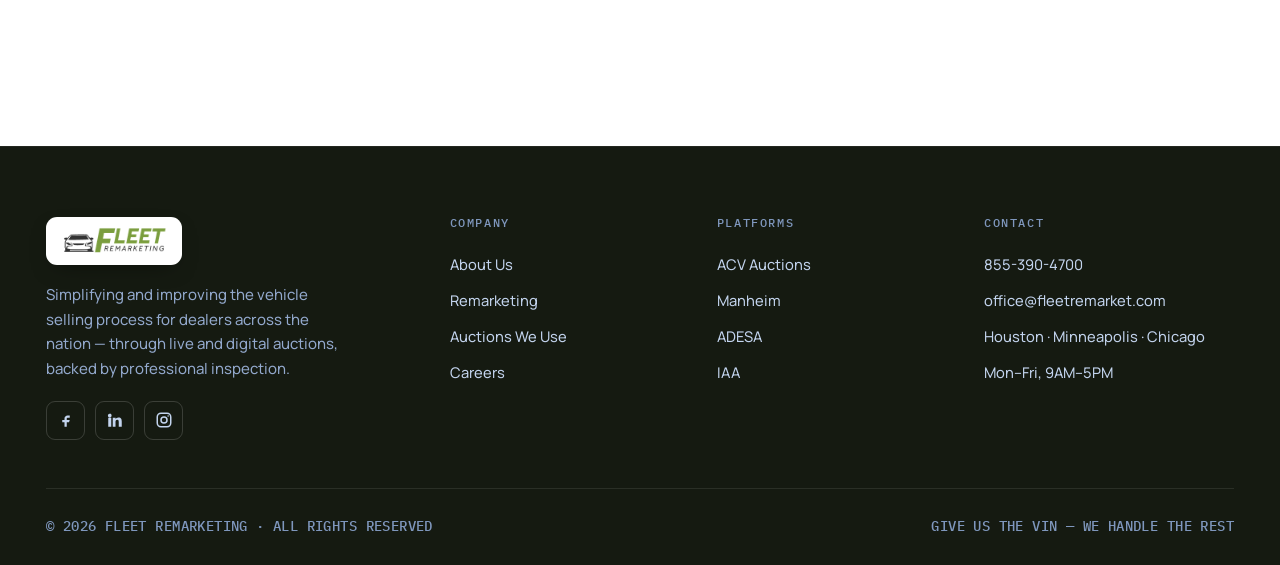
<file: concept-3/careers.html>
<!DOCTYPE html>
<html lang="en">
<head>
<meta charset="UTF-8">
<meta name="viewport" content="width=device-width,initial-scale=1">
<title>Careers — Fleet Remarketing</title>
<meta name="description" content="Join the Fleet Remarketing team. We're growing fast across the country — competitive pay, real growth, remote-friendly roles and a supportive, driven team.">
<link rel="icon" href="assets/logo.webp">
<link rel="preconnect" href="https://fonts.googleapis.com">
<link rel="preconnect" href="https://fonts.gstatic.com" crossorigin>
<link href="https://fonts.googleapis.com/css2?family=Archivo:wght@500;600;700;800;900&family=Manrope:wght@400;500;600;700&family=IBM+Plex+Mono:wght@400;500;600&display=swap" rel="stylesheet">
<link rel="stylesheet" href="css/styles.css">
</head>
<body>

<!-- TOP BAR -->
<div class="topbar">
  <div class="wrap topbar-in">
    <div class="tb-l"><span class="dot"></span><span class="tb-hide">SELLING NATIONWIDE · MON–FRI 9AM–5PM</span></div>
    <div class="tb-r">
      <a href="tel:8553904700"><svg viewBox="0 0 24 24" fill="none" stroke="currentColor" stroke-width="2"><path d="M22 16.9v3a2 2 0 0 1-2.2 2 19.8 19.8 0 0 1-8.6-3 19.5 19.5 0 0 1-6-6 19.8 19.8 0 0 1-3-8.6A2 2 0 0 1 4.1 2h3a2 2 0 0 1 2 1.7c.1.9.4 1.8.7 2.7a2 2 0 0 1-.5 2.1L8.1 9.6a16 16 0 0 0 6 6l1.1-1.1a2 2 0 0 1 2.1-.5c.9.3 1.8.6 2.7.7a2 2 0 0 1 1.7 2z"/></svg>855-390-4700</a>
      <span class="tb-div"></span>
      <a href="mailto:office@fleetremarket.com"><svg viewBox="0 0 24 24" fill="none" stroke="currentColor" stroke-width="2"><rect x="3" y="5" width="18" height="14" rx="2"/><path d="M3 7l9 6 9-6"/></svg>office@fleetremarket.com</a>
    </div>
  </div>
</div>

<!-- NAV -->
<header class="nav" id="nav">
  <div class="wrap nav-in">
    <a href="index.html" class="brand" aria-label="Fleet Remarketing home"><img class="logo" src="assets/logo.webp" alt="Fleet Remarketing"></a>
    <nav class="nav-links">
      <a href="index.html">Home</a>
      <a href="about.html">About</a>
      <a href="services.html">Remarketing</a>
      <a href="auctions.html">Auctions</a>
      <a href="careers.html" class="active">Careers</a>
      <a href="contact.html">Contact</a>
    </nav>
    <div class="nav-right">
      <a href="contact.html" class="btn btn-primary">Sell With Us
        <svg class="arw" viewBox="0 0 24 24" fill="none" stroke="currentColor" stroke-width="2"><path d="M5 12h14M13 6l6 6-6 6"/></svg></a>
      <button class="burger" id="burger" aria-label="Menu"><span></span><span></span><span></span></button>
    </div>
  </div>
</header>

<div class="mobile-menu" id="mobileMenu">
  <a href="index.html"><span class="mno">01</span>Home</a>
  <a href="about.html"><span class="mno">02</span>About</a>
  <a href="services.html"><span class="mno">03</span>Remarketing</a>
  <a href="auctions.html"><span class="mno">04</span>Auctions</a>
  <a href="careers.html" class="active"><span class="mno">05</span>Careers</a>
  <a href="contact.html"><span class="mno">06</span>Contact</a>
  <a href="contact.html" class="btn btn-primary mm-cta">Sell With Us</a>
</div>

<!-- PAGE HEAD -->
<section class="pagehero">
  <div class="pagehero-bg" style="background-image:url('assets/feature-lot.webp')"></div>
  <div class="wrap pagehero-in">
    <div class="crumb"><a href="index.html">Home</a><span class="sep">/</span><span class="cur">Careers</span></div>
    <h1>Join the Fleet Remarketing team.</h1>
    <p>We're growing fast across the country. If you're driven, dependable and love the automotive world, we'd love to meet you.</p>
  </div>
</section>

<!-- PERKS -->
<section class="sec">
  <div class="wrap">
    <div class="sec-head">
      <span class="kicker">// Why Work Here</span>
      <h2 class="h-lg">Room to grow, people who back you</h2>
      <p class="lead">We hire for drive and dependability — then give you the tools, pay and support to go far.</p>
    </div>
    <div class="perks">
      <div class="perk rv"><div class="ic"><svg viewBox="0 0 24 24" fill="none" stroke="currentColor" stroke-width="2"><path d="M12 1v22M17 5H9.5a3.5 3.5 0 0 0 0 7h5a3.5 3.5 0 0 1 0 7H6"/></svg></div><h4>Competitive Pay</h4><p>Rewarding compensation &amp; bonuses</p></div>
      <div class="perk rv d1"><div class="ic"><svg viewBox="0 0 24 24" fill="none" stroke="currentColor" stroke-width="2"><path d="M3 17l6-6 4 4 8-8"/><path d="M21 7v5h-5"/></svg></div><h4>Real Growth</h4><p>Advance as the company scales</p></div>
      <div class="perk rv d2"><div class="ic"><svg viewBox="0 0 24 24" fill="none" stroke="currentColor" stroke-width="2"><rect x="2" y="7" width="20" height="14" rx="2"/><path d="M16 7V5a2 2 0 0 0-2-2h-4a2 2 0 0 0-2 2v2"/></svg></div><h4>Remote-Friendly</h4><p>Flexible roles across the U.S.</p></div>
      <div class="perk rv d3"><div class="ic"><svg viewBox="0 0 24 24" fill="none" stroke="currentColor" stroke-width="2"><path d="M17 21v-2a4 4 0 0 0-4-4H5a4 4 0 0 0-4 4v2"/><circle cx="9" cy="7" r="4"/><path d="M23 21v-2a4 4 0 0 0-3-3.87M16 3.13A4 4 0 0 1 16 11"/></svg></div><h4>Great Team</h4><p>Supportive, driven people</p></div>
    </div>
  </div>
</section>

<!-- OPEN ROLES -->
<section class="sec tint">
  <div class="wrap">
    <div class="sec-head">
      <span class="kicker">// Open Roles</span>
      <h2 class="h-lg">Currently hiring</h2>
      <p class="lead">Find your fit below — or send us your resume and we'll keep you in mind.</p>
    </div>
    <div class="jobs">
      <div class="job rv">
        <div><h4>Vehicle Inspection Specialist</h4><div class="job-meta"><span class="chip"><svg viewBox="0 0 24 24" fill="none" stroke="currentColor" stroke-width="2"><path d="M12 21s7-6.5 7-11a7 7 0 1 0-14 0c0 4.5 7 11 7 11z"/><circle cx="12" cy="10" r="2.5"/></svg>Houston, TX</span><span class="chip">Full-time</span><span class="chip">Field</span></div></div>
        <a href="contact.html" class="btn btn-ghost">Apply Now</a>
      </div>
      <div class="job rv d1">
        <div><h4>Remarketing Account Manager</h4><div class="job-meta"><span class="chip"><svg viewBox="0 0 24 24" fill="none" stroke="currentColor" stroke-width="2"><path d="M12 21s7-6.5 7-11a7 7 0 1 0-14 0c0 4.5 7 11 7 11z"/><circle cx="12" cy="10" r="2.5"/></svg>Minneapolis, MN</span><span class="chip">Full-time</span><span class="chip">Sales</span></div></div>
        <a href="contact.html" class="btn btn-ghost">Apply Now</a>
      </div>
      <div class="job rv d2">
        <div><h4>Auction Operations Coordinator</h4><div class="job-meta"><span class="chip"><svg viewBox="0 0 24 24" fill="none" stroke="currentColor" stroke-width="2"><path d="M12 21s7-6.5 7-11a7 7 0 1 0-14 0c0 4.5 7 11 7 11z"/><circle cx="12" cy="10" r="2.5"/></svg>Chicago, IL</span><span class="chip">Full-time</span><span class="chip">Operations</span></div></div>
        <a href="contact.html" class="btn btn-ghost">Apply Now</a>
      </div>
      <div class="job rv d3">
        <div><h4>Software Developer — Platform</h4><div class="job-meta"><span class="chip"><svg viewBox="0 0 24 24" fill="none" stroke="currentColor" stroke-width="2"><rect x="2" y="7" width="20" height="14" rx="2"/><path d="M16 7V5a2 2 0 0 0-2-2h-4a2 2 0 0 0-2 2v2"/></svg>Remote</span><span class="chip">Full-time</span><span class="chip">Engineering</span></div></div>
        <a href="contact.html" class="btn btn-ghost">Apply Now</a>
      </div>
    </div>
    <p style="text-align:center;margin-top:34px;color:var(--ink-2)" class="rv">Don't see your role? Send your resume to <a href="mailto:office@fleetremarket.com" class="accent" style="font-weight:600">office@fleetremarket.com</a></p>
  </div>
</section>

<!-- CULTURE SPLIT -->
<section class="sec">
  <div class="wrap">
    <div class="split rev">
      <div class="split-media rv">
        <span class="corner tl"></span><span class="corner br"></span>
        <img src="assets/feature-lot.webp" alt="Fleet Remarketing team on an on-site auction" loading="lazy" decoding="async">
      </div>
      <div>
        <span class="kicker">// Our Culture</span>
        <h2 class="h-lg rv">Field-driven, <span class="grad-txt">people-first</span>.</h2>
        <p class="lead rv d1">From the inspection bay to the auction lane, our team moves fast and looks out for each other. We keep it hands-on, honest and focused on results — for our dealers and for one another.</p>
        <ul class="ticks rv d2">
          <li><span class="tk"><svg viewBox="0 0 24 24" fill="none" stroke="currentColor" stroke-width="3"><path d="M5 12l5 5L20 7"/></svg></span>Clear paths to advance as we scale</li>
          <li><span class="tk"><svg viewBox="0 0 24 24" fill="none" stroke="currentColor" stroke-width="3"><path d="M5 12l5 5L20 7"/></svg></span>Flexible, remote-friendly roles</li>
          <li><span class="tk"><svg viewBox="0 0 24 24" fill="none" stroke="currentColor" stroke-width="3"><path d="M5 12l5 5L20 7"/></svg></span>A team that celebrates the wins together</li>
        </ul>
      </div>
    </div>
  </div>
</section>

<!-- CTA -->
<section class="sec-tight">
  <div class="wrap">
    <div class="cta rv">
      <h2>Let's build the future of remarketing.</h2>
      <p>Bring your drive — we'll bring the growth. Reach out and tell us where you'd fit.</p>
      <a href="mailto:office@fleetremarket.com" class="btn btn-white btn-lg">Send Your Resume <svg class="arw" viewBox="0 0 24 24" fill="none" stroke="currentColor" stroke-width="2"><path d="M5 12h14M13 6l6 6-6 6"/></svg></a>
    </div>
  </div>
</section>

<!-- FOOTER -->
<footer>
  <div class="wrap">
    <div class="foot-grid">
      <div class="foot-brand">
        <a href="index.html" class="brand foot-logo" style="margin-bottom:18px"><span class="logo-chip"><img class="logo" src="assets/logo.webp" alt="Fleet Remarketing"></span></a>
        <p>Simplifying and improving the vehicle selling process for dealers across the nation — through live and digital auctions, backed by professional inspection.</p>
        <div class="foot-soc">
          <a href="#" aria-label="Facebook"><svg width="18" height="18" viewBox="0 0 24 24" fill="currentColor"><path d="M14 9h3V6h-3c-2.2 0-4 1.8-4 4v2H7v3h3v6h3v-6h3l1-3h-4v-2c0-.6.4-1 1-1z"/></svg></a>
          <a href="#" aria-label="LinkedIn"><svg width="18" height="18" viewBox="0 0 24 24" fill="currentColor"><path d="M4.98 3.5A2.5 2.5 0 1 1 5 8.5a2.5 2.5 0 0 1-.02-5zM3 9h4v12H3zM9 9h3.8v1.7h.05c.53-1 1.83-2 3.77-2C20.4 8.7 21 11 21 14.1V21h-4v-6.1c0-1.45-.03-3.3-2-3.3-2 0-2.3 1.57-2.3 3.2V21H9z"/></svg></a>
          <a href="#" aria-label="Instagram"><svg width="18" height="18" viewBox="0 0 24 24" fill="none" stroke="currentColor" stroke-width="2"><rect x="3" y="3" width="18" height="18" rx="5"/><circle cx="12" cy="12" r="4"/><circle cx="17.5" cy="6.5" r="1" fill="currentColor" stroke="none"/></svg></a>
        </div>
      </div>
      <div class="foot-col"><h5>Company</h5><a href="about.html">About Us</a><a href="services.html">Remarketing</a><a href="auctions.html">Auctions We Use</a><a href="careers.html">Careers</a></div>
      <div class="foot-col"><h5>Platforms</h5><a href="auctions.html">ACV Auctions</a><a href="auctions.html">Manheim</a><a href="auctions.html">ADESA</a><a href="auctions.html">IAA</a></div>
      <div class="foot-col"><h5>Contact</h5><a href="tel:8553904700">855-390-4700</a><a href="mailto:office@fleetremarket.com">office@fleetremarket.com</a><a href="contact.html">Houston · Minneapolis · Chicago</a><a href="contact.html">Mon–Fri, 9AM–5PM</a></div>
    </div>
    <div class="foot-bottom">
      <span>© 2026 FLEET REMARKETING · ALL RIGHTS RESERVED</span>
      <span>GIVE US THE VIN — WE HANDLE THE REST</span>
    </div>
  </div>
</footer>

<button class="totop" id="totop" aria-label="Back to top"><svg viewBox="0 0 24 24" fill="none" stroke="currentColor" stroke-width="2.5"><path d="M12 19V5M5 12l7-7 7 7"/></svg></button>
<script src="js/main.js"></script>
</body>
</html>
</file>
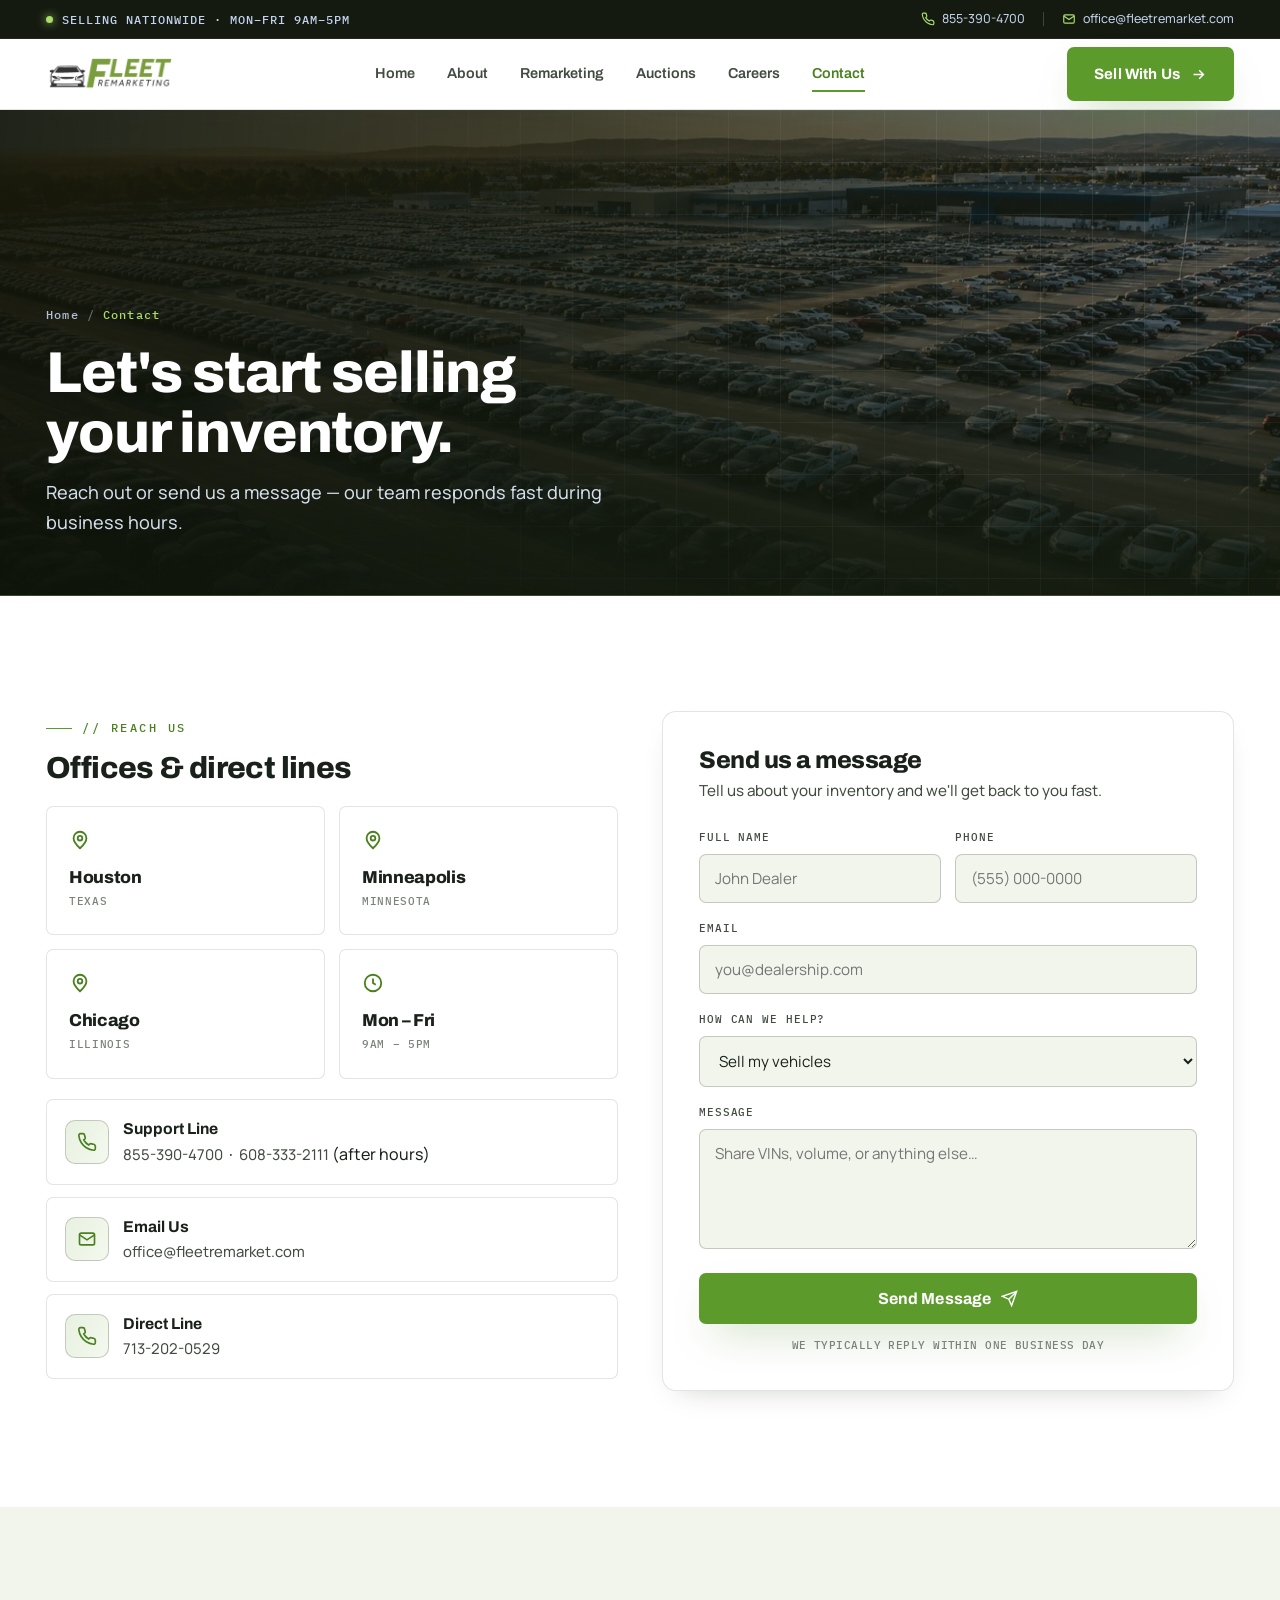
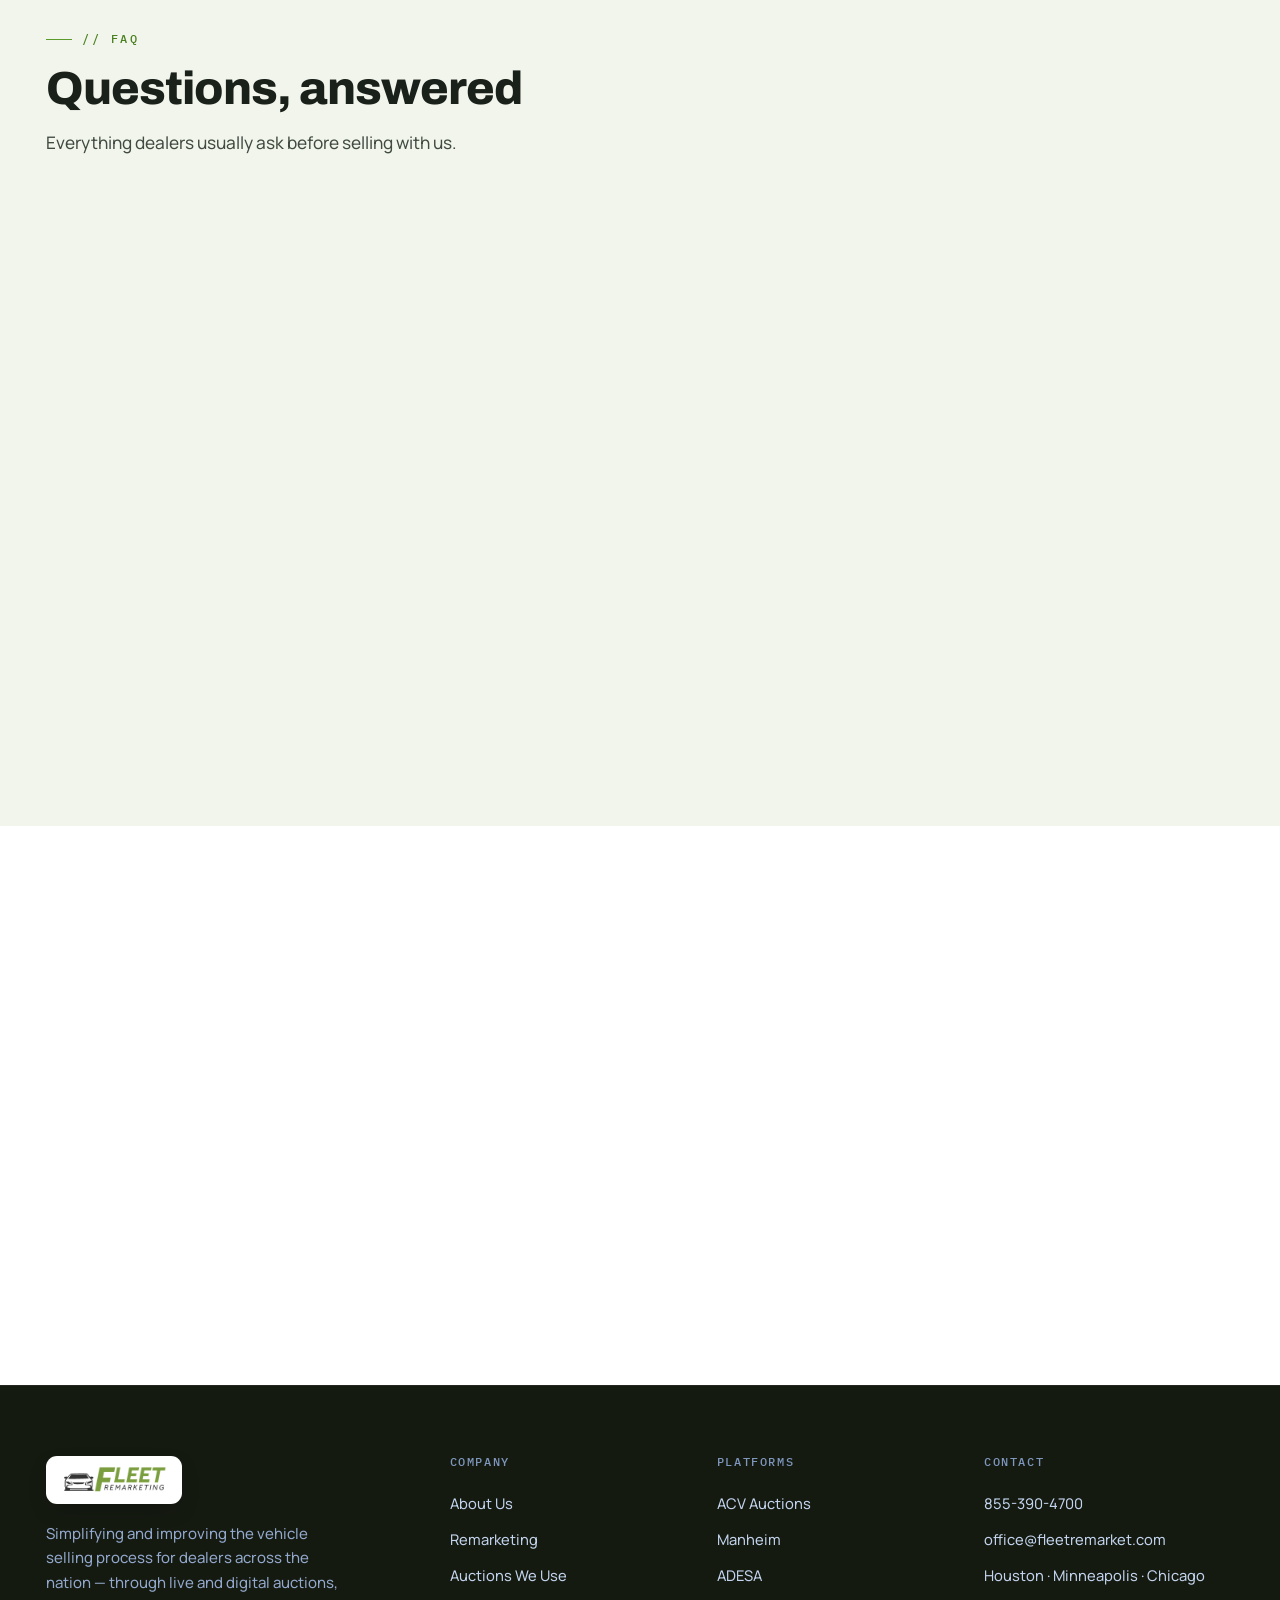
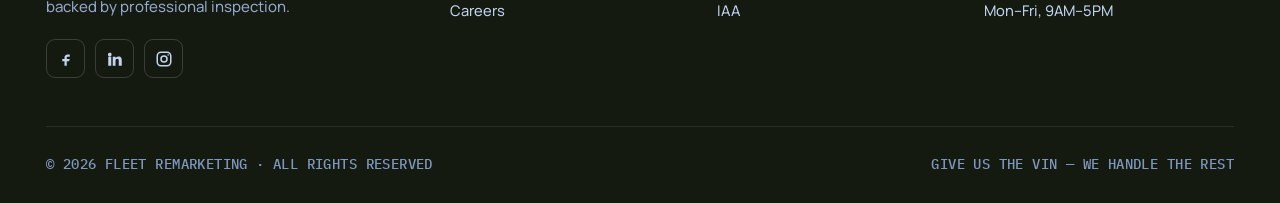
<file: concept-3/contact.html>
<!DOCTYPE html>
<html lang="en">
<head>
<meta charset="UTF-8">
<meta name="viewport" content="width=device-width,initial-scale=1">
<title>Contact Us — Fleet Remarketing</title>
<meta name="description" content="Start selling your inventory with Fleet Remarketing. Reach our team in Houston, Minneapolis and Chicago — or send us a message and we'll respond fast.">
<link rel="icon" href="assets/logo.webp">
<link rel="preconnect" href="https://fonts.googleapis.com">
<link rel="preconnect" href="https://fonts.gstatic.com" crossorigin>
<link href="https://fonts.googleapis.com/css2?family=Archivo:wght@500;600;700;800;900&family=Manrope:wght@400;500;600;700&family=IBM+Plex+Mono:wght@400;500;600&display=swap" rel="stylesheet">
<link rel="stylesheet" href="css/styles.css">
</head>
<body>

<!-- TOP BAR -->
<div class="topbar">
  <div class="wrap topbar-in">
    <div class="tb-l"><span class="dot"></span><span class="tb-hide">SELLING NATIONWIDE · MON–FRI 9AM–5PM</span></div>
    <div class="tb-r">
      <a href="tel:8553904700"><svg viewBox="0 0 24 24" fill="none" stroke="currentColor" stroke-width="2"><path d="M22 16.9v3a2 2 0 0 1-2.2 2 19.8 19.8 0 0 1-8.6-3 19.5 19.5 0 0 1-6-6 19.8 19.8 0 0 1-3-8.6A2 2 0 0 1 4.1 2h3a2 2 0 0 1 2 1.7c.1.9.4 1.8.7 2.7a2 2 0 0 1-.5 2.1L8.1 9.6a16 16 0 0 0 6 6l1.1-1.1a2 2 0 0 1 2.1-.5c.9.3 1.8.6 2.7.7a2 2 0 0 1 1.7 2z"/></svg>855-390-4700</a>
      <span class="tb-div"></span>
      <a href="mailto:office@fleetremarket.com"><svg viewBox="0 0 24 24" fill="none" stroke="currentColor" stroke-width="2"><rect x="3" y="5" width="18" height="14" rx="2"/><path d="M3 7l9 6 9-6"/></svg>office@fleetremarket.com</a>
    </div>
  </div>
</div>

<!-- NAV -->
<header class="nav" id="nav">
  <div class="wrap nav-in">
    <a href="index.html" class="brand" aria-label="Fleet Remarketing home"><img class="logo" src="assets/logo.webp" alt="Fleet Remarketing"></a>
    <nav class="nav-links">
      <a href="index.html">Home</a>
      <a href="about.html">About</a>
      <a href="services.html">Remarketing</a>
      <a href="auctions.html">Auctions</a>
      <a href="careers.html">Careers</a>
      <a href="contact.html" class="active">Contact</a>
    </nav>
    <div class="nav-right">
      <a href="contact.html" class="btn btn-primary">Sell With Us
        <svg class="arw" viewBox="0 0 24 24" fill="none" stroke="currentColor" stroke-width="2"><path d="M5 12h14M13 6l6 6-6 6"/></svg></a>
      <button class="burger" id="burger" aria-label="Menu"><span></span><span></span><span></span></button>
    </div>
  </div>
</header>

<div class="mobile-menu" id="mobileMenu">
  <a href="index.html"><span class="mno">01</span>Home</a>
  <a href="about.html"><span class="mno">02</span>About</a>
  <a href="services.html"><span class="mno">03</span>Remarketing</a>
  <a href="auctions.html"><span class="mno">04</span>Auctions</a>
  <a href="careers.html"><span class="mno">05</span>Careers</a>
  <a href="contact.html" class="active"><span class="mno">06</span>Contact</a>
  <a href="contact.html" class="btn btn-primary mm-cta">Sell With Us</a>
</div>

<!-- PAGE HEAD -->
<section class="pagehero">
  <div class="pagehero-bg" style="background-image:url('assets/hero-3.webp')"></div>
  <div class="wrap pagehero-in">
    <div class="crumb"><a href="index.html">Home</a><span class="sep">/</span><span class="cur">Contact</span></div>
    <h1>Let's start selling your inventory.</h1>
    <p>Reach out or send us a message — our team responds fast during business hours.</p>
  </div>
</section>

<!-- CONTACT -->
<section class="sec">
  <div class="wrap">
    <div class="contact">
      <div class="rv">
        <span class="kicker">// Reach Us</span>
        <h2 class="h-md" style="margin:14px 0 22px">Offices &amp; direct lines</h2>
        <div class="offices">
          <div class="office"><div class="pin"><svg viewBox="0 0 24 24" fill="none" stroke="currentColor" stroke-width="2"><path d="M12 21s7-6.5 7-11a7 7 0 1 0-14 0c0 4.5 7 11 7 11z"/><circle cx="12" cy="10" r="2.5"/></svg></div><h4>Houston</h4><span>Texas</span></div>
          <div class="office"><div class="pin"><svg viewBox="0 0 24 24" fill="none" stroke="currentColor" stroke-width="2"><path d="M12 21s7-6.5 7-11a7 7 0 1 0-14 0c0 4.5 7 11 7 11z"/><circle cx="12" cy="10" r="2.5"/></svg></div><h4>Minneapolis</h4><span>Minnesota</span></div>
          <div class="office"><div class="pin"><svg viewBox="0 0 24 24" fill="none" stroke="currentColor" stroke-width="2"><path d="M12 21s7-6.5 7-11a7 7 0 1 0-14 0c0 4.5 7 11 7 11z"/><circle cx="12" cy="10" r="2.5"/></svg></div><h4>Chicago</h4><span>Illinois</span></div>
          <div class="office"><div class="pin"><svg viewBox="0 0 24 24" fill="none" stroke="currentColor" stroke-width="2"><circle cx="12" cy="12" r="9"/><path d="M12 7v5l3 2"/></svg></div><h4>Mon – Fri</h4><span>9AM – 5PM</span></div>
        </div>
        <div class="info-list">
          <div class="info-row"><div class="ic"><svg viewBox="0 0 24 24" fill="none" stroke="currentColor" stroke-width="2"><path d="M22 16.9v3a2 2 0 0 1-2.2 2 19.8 19.8 0 0 1-8.6-3 19.5 19.5 0 0 1-6-6 19.8 19.8 0 0 1-3-8.6A2 2 0 0 1 4.1 2h3a2 2 0 0 1 2 1.7c.1.9.4 1.8.7 2.7a2 2 0 0 1-.5 2.1L8.1 9.6a16 16 0 0 0 6 6l1.1-1.1a2 2 0 0 1 2.1-.5c.9.3 1.8.6 2.7.7a2 2 0 0 1 1.7 2z"/></svg></div><div><b>Support Line</b><a href="tel:8553904700">855-390-4700</a> &nbsp;·&nbsp; <a href="tel:6083332111">608-333-2111</a> (after hours)</div></div>
          <div class="info-row"><div class="ic"><svg viewBox="0 0 24 24" fill="none" stroke="currentColor" stroke-width="2"><rect x="3" y="5" width="18" height="14" rx="2"/><path d="M3 7l9 6 9-6"/></svg></div><div><b>Email Us</b><a href="mailto:office@fleetremarket.com">office@fleetremarket.com</a></div></div>
          <div class="info-row"><div class="ic"><svg viewBox="0 0 24 24" fill="none" stroke="currentColor" stroke-width="2"><path d="M22 16.9v3a2 2 0 0 1-2.2 2 19.8 19.8 0 0 1-8.6-3 19.5 19.5 0 0 1-6-6 19.8 19.8 0 0 1-3-8.6A2 2 0 0 1 4.1 2h3a2 2 0 0 1 2 1.7c.1.9.4 1.8.7 2.7a2 2 0 0 1-.5 2.1L8.1 9.6a16 16 0 0 0 6 6l1.1-1.1a2 2 0 0 1 2.1-.5c.9.3 1.8.6 2.7.7a2 2 0 0 1 1.7 2z"/></svg></div><div><b>Direct Line</b><a href="tel:7132020529">713-202-0529</a></div></div>
        </div>
      </div>
      <form class="form rv d1" id="contactForm">
        <h3>Send us a message</h3>
        <p class="fp">Tell us about your inventory and we'll get back to you fast.</p>
        <div class="two">
          <div class="field"><label>Full name</label><input type="text" required placeholder="John Dealer"></div>
          <div class="field"><label>Phone</label><input type="tel" required placeholder="(555) 000-0000"></div>
        </div>
        <div class="field"><label>Email</label><input type="email" required placeholder="you@dealership.com"></div>
        <div class="field"><label>How can we help?</label>
          <select><option>Sell my vehicles</option><option>Request an inspection</option><option>Auction to my lot</option><option>App / account support</option><option>Something else</option></select>
        </div>
        <div class="field"><label>Message</label><textarea placeholder="Share VINs, volume, or anything else…"></textarea></div>
        <button type="submit" class="btn btn-primary btn-block btn-lg">Send Message
          <svg viewBox="0 0 24 24" fill="none" stroke="currentColor" stroke-width="2"><path d="M22 2L11 13M22 2l-7 20-4-9-9-4 20-7z"/></svg></button>
        <p class="fnote" id="formNote">WE TYPICALLY REPLY WITHIN ONE BUSINESS DAY</p>
      </form>
    </div>
  </div>
</section>

<!-- FAQ -->
<section class="sec tint">
  <div class="wrap">
    <div class="sec-head">
      <span class="kicker">// FAQ</span>
      <h2 class="h-lg">Questions, answered</h2>
      <p class="lead">Everything dealers usually ask before selling with us.</p>
    </div>
    <div class="faq-wrap">
      <details class="faq rv" open>
        <summary>What do you need from me to get started?<span class="pm"><svg viewBox="0 0 24 24" fill="none" stroke="currentColor" stroke-width="2.5"><path d="M12 5v14M5 12h14"/></svg></span></summary>
        <div class="fb">Just the VIN. From there we handle the professional inspection, listing across 9+ auction platforms, exposure, and the sale — coast to coast.</div>
      </details>
      <details class="faq rv d1">
        <summary>Which auction platforms do you sell on?<span class="pm"><svg viewBox="0 0 24 24" fill="none" stroke="currentColor" stroke-width="2.5"><path d="M12 5v14M5 12h14"/></svg></span></summary>
        <div class="fb">ACV Auctions, Manheim, ADESA, America's Auctions, Backlot Cars, CarWave, OPENLANE, OVE and IAA — all managed through a single relationship and one simple workflow.</div>
      </details>
      <details class="faq rv d2">
        <summary>Is every vehicle really inspected?<span class="pm"><svg viewBox="0 0 24 24" fill="none" stroke="currentColor" stroke-width="2.5"><path d="M12 5v14M5 12h14"/></svg></span></summary>
        <div class="fb">Yes — 100% of vehicles receive a professional inspection. Documented condition builds buyer confidence and drives stronger, more competitive bids.</div>
      </details>
      <details class="faq rv d3">
        <summary>Do I have to transport my vehicles?<span class="pm"><svg viewBox="0 0 24 24" fill="none" stroke="currentColor" stroke-width="2.5"><path d="M12 5v14M5 12h14"/></svg></span></summary>
        <div class="fb">No. We bring the auction directly to your lot — no transport hassle, no downtime, and faster turnaround on your inventory.</div>
      </details>
      <details class="faq rv">
        <summary>How much can I expect to increase my selling?<span class="pm"><svg viewBox="0 0 24 24" fill="none" stroke="currentColor" stroke-width="2.5"><path d="M12 5v14M5 12h14"/></svg></span></summary>
        <div class="fb">Our exposure model is built to increase your selling by up to 300% — dealers see dramatically stronger results, guaranteed.</div>
      </details>
    </div>
  </div>
</section>

<!-- APP -->
<section class="sec">
  <div class="wrap">
    <div class="app-grid rv">
      <div>
        <span class="kicker">// Dealer App</span>
        <h2 class="h-md" style="margin-top:16px">Sell on the go with the Fleet app</h2>
        <p>Register vehicles, track auctions and stay on top of every sale — right from your phone. Available on iOS and Android.</p>
        <div class="badges">
          <a href="#"><img src="assets/app_badge_ios.webp" alt="Download on the App Store" loading="lazy"></a>
          <a href="#"><img src="assets/app_badge_android.webp" alt="Get it on Google Play" loading="lazy"></a>
        </div>
      </div>
      <div class="qr">
        <img src="assets/fleet_qr.webp" alt="Scan to download the Fleet Remarketing app" loading="lazy">
        <div class="qt"><b>Scan to install</b><span>Point your camera at the code to download the app instantly.</span></div>
      </div>
    </div>
  </div>
</section>

<!-- FOOTER -->
<footer>
  <div class="wrap">
    <div class="foot-grid">
      <div class="foot-brand">
        <a href="index.html" class="brand foot-logo" style="margin-bottom:18px"><span class="logo-chip"><img class="logo" src="assets/logo.webp" alt="Fleet Remarketing"></span></a>
        <p>Simplifying and improving the vehicle selling process for dealers across the nation — through live and digital auctions, backed by professional inspection.</p>
        <div class="foot-soc">
          <a href="#" aria-label="Facebook"><svg width="18" height="18" viewBox="0 0 24 24" fill="currentColor"><path d="M14 9h3V6h-3c-2.2 0-4 1.8-4 4v2H7v3h3v6h3v-6h3l1-3h-4v-2c0-.6.4-1 1-1z"/></svg></a>
          <a href="#" aria-label="LinkedIn"><svg width="18" height="18" viewBox="0 0 24 24" fill="currentColor"><path d="M4.98 3.5A2.5 2.5 0 1 1 5 8.5a2.5 2.5 0 0 1-.02-5zM3 9h4v12H3zM9 9h3.8v1.7h.05c.53-1 1.83-2 3.77-2C20.4 8.7 21 11 21 14.1V21h-4v-6.1c0-1.45-.03-3.3-2-3.3-2 0-2.3 1.57-2.3 3.2V21H9z"/></svg></a>
          <a href="#" aria-label="Instagram"><svg width="18" height="18" viewBox="0 0 24 24" fill="none" stroke="currentColor" stroke-width="2"><rect x="3" y="3" width="18" height="18" rx="5"/><circle cx="12" cy="12" r="4"/><circle cx="17.5" cy="6.5" r="1" fill="currentColor" stroke="none"/></svg></a>
        </div>
      </div>
      <div class="foot-col"><h5>Company</h5><a href="about.html">About Us</a><a href="services.html">Remarketing</a><a href="auctions.html">Auctions We Use</a><a href="careers.html">Careers</a></div>
      <div class="foot-col"><h5>Platforms</h5><a href="auctions.html">ACV Auctions</a><a href="auctions.html">Manheim</a><a href="auctions.html">ADESA</a><a href="auctions.html">IAA</a></div>
      <div class="foot-col"><h5>Contact</h5><a href="tel:8553904700">855-390-4700</a><a href="mailto:office@fleetremarket.com">office@fleetremarket.com</a><a href="contact.html">Houston · Minneapolis · Chicago</a><a href="contact.html">Mon–Fri, 9AM–5PM</a></div>
    </div>
    <div class="foot-bottom">
      <span>© 2026 FLEET REMARKETING · ALL RIGHTS RESERVED</span>
      <span>GIVE US THE VIN — WE HANDLE THE REST</span>
    </div>
  </div>
</footer>

<button class="totop" id="totop" aria-label="Back to top"><svg viewBox="0 0 24 24" fill="none" stroke="currentColor" stroke-width="2.5"><path d="M12 19V5M5 12l7-7 7 7"/></svg></button>
<script src="js/main.js"></script>
</body>
</html>
</file>
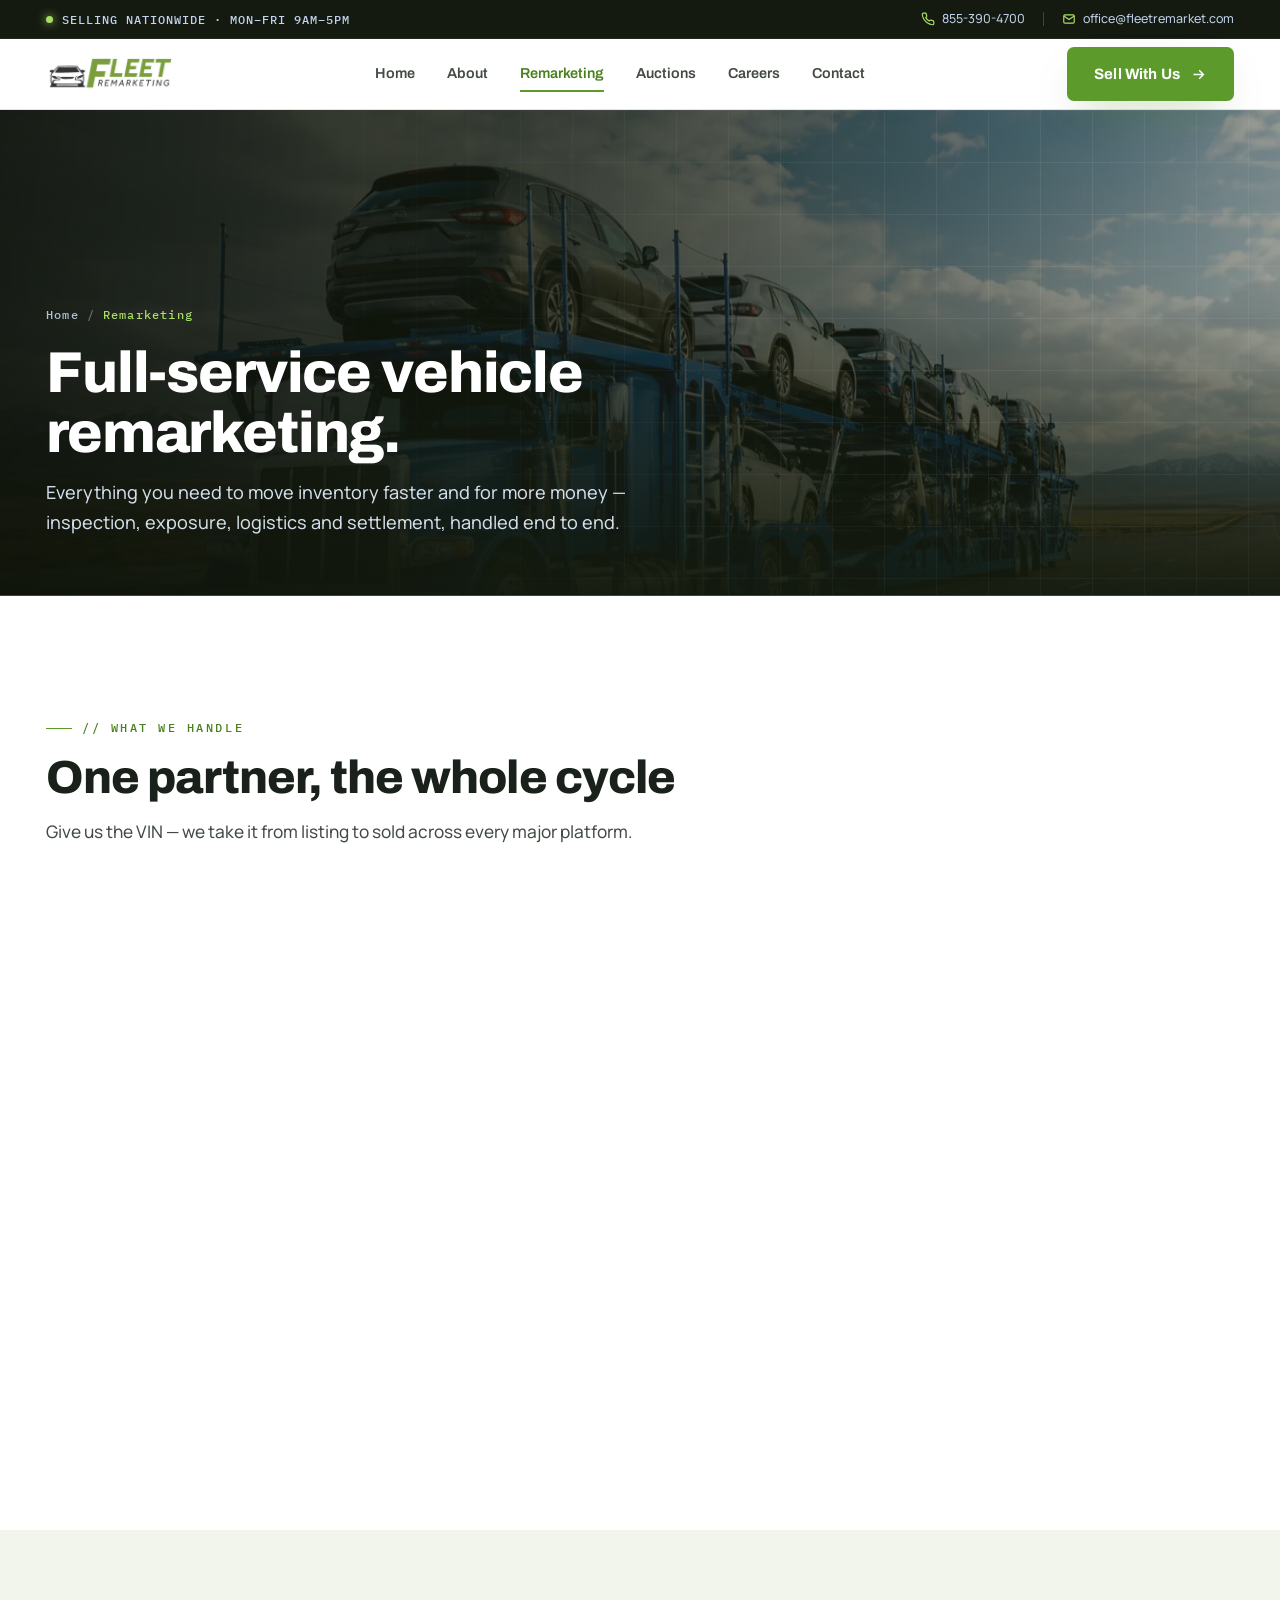
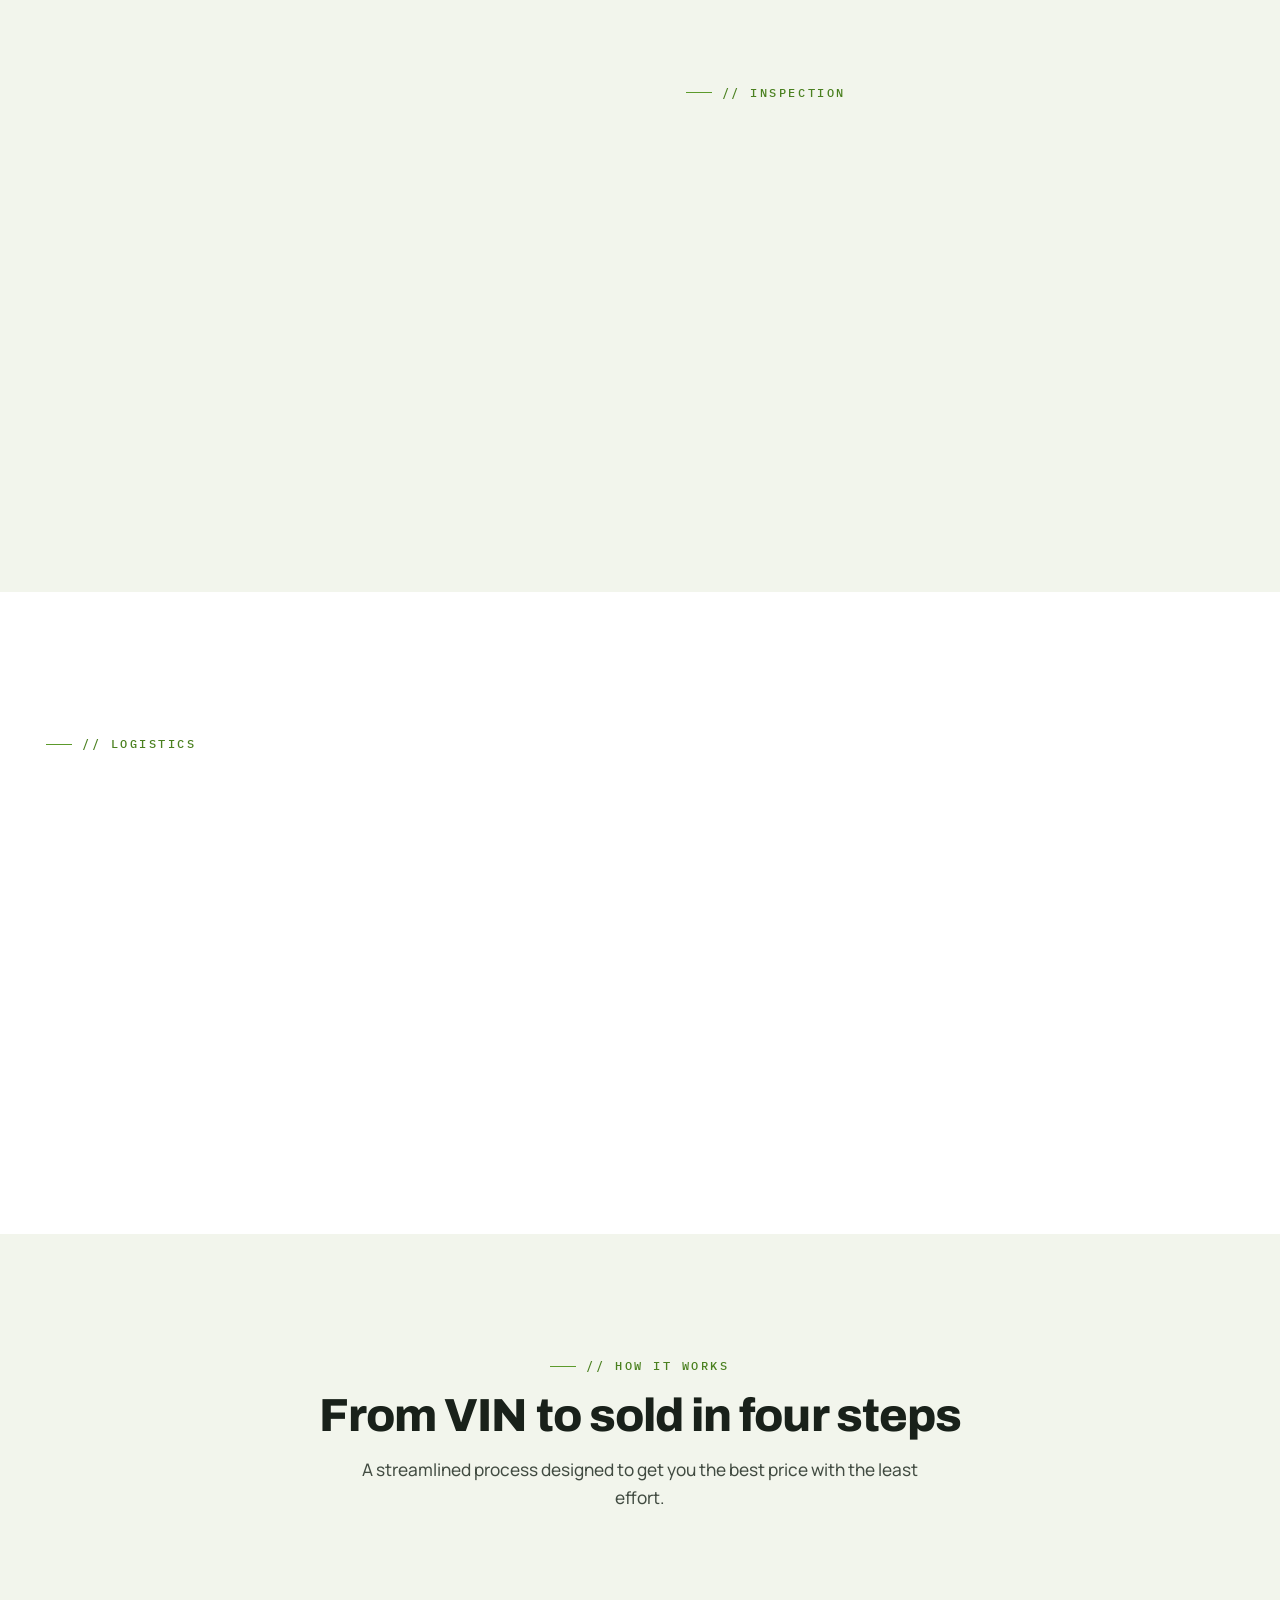
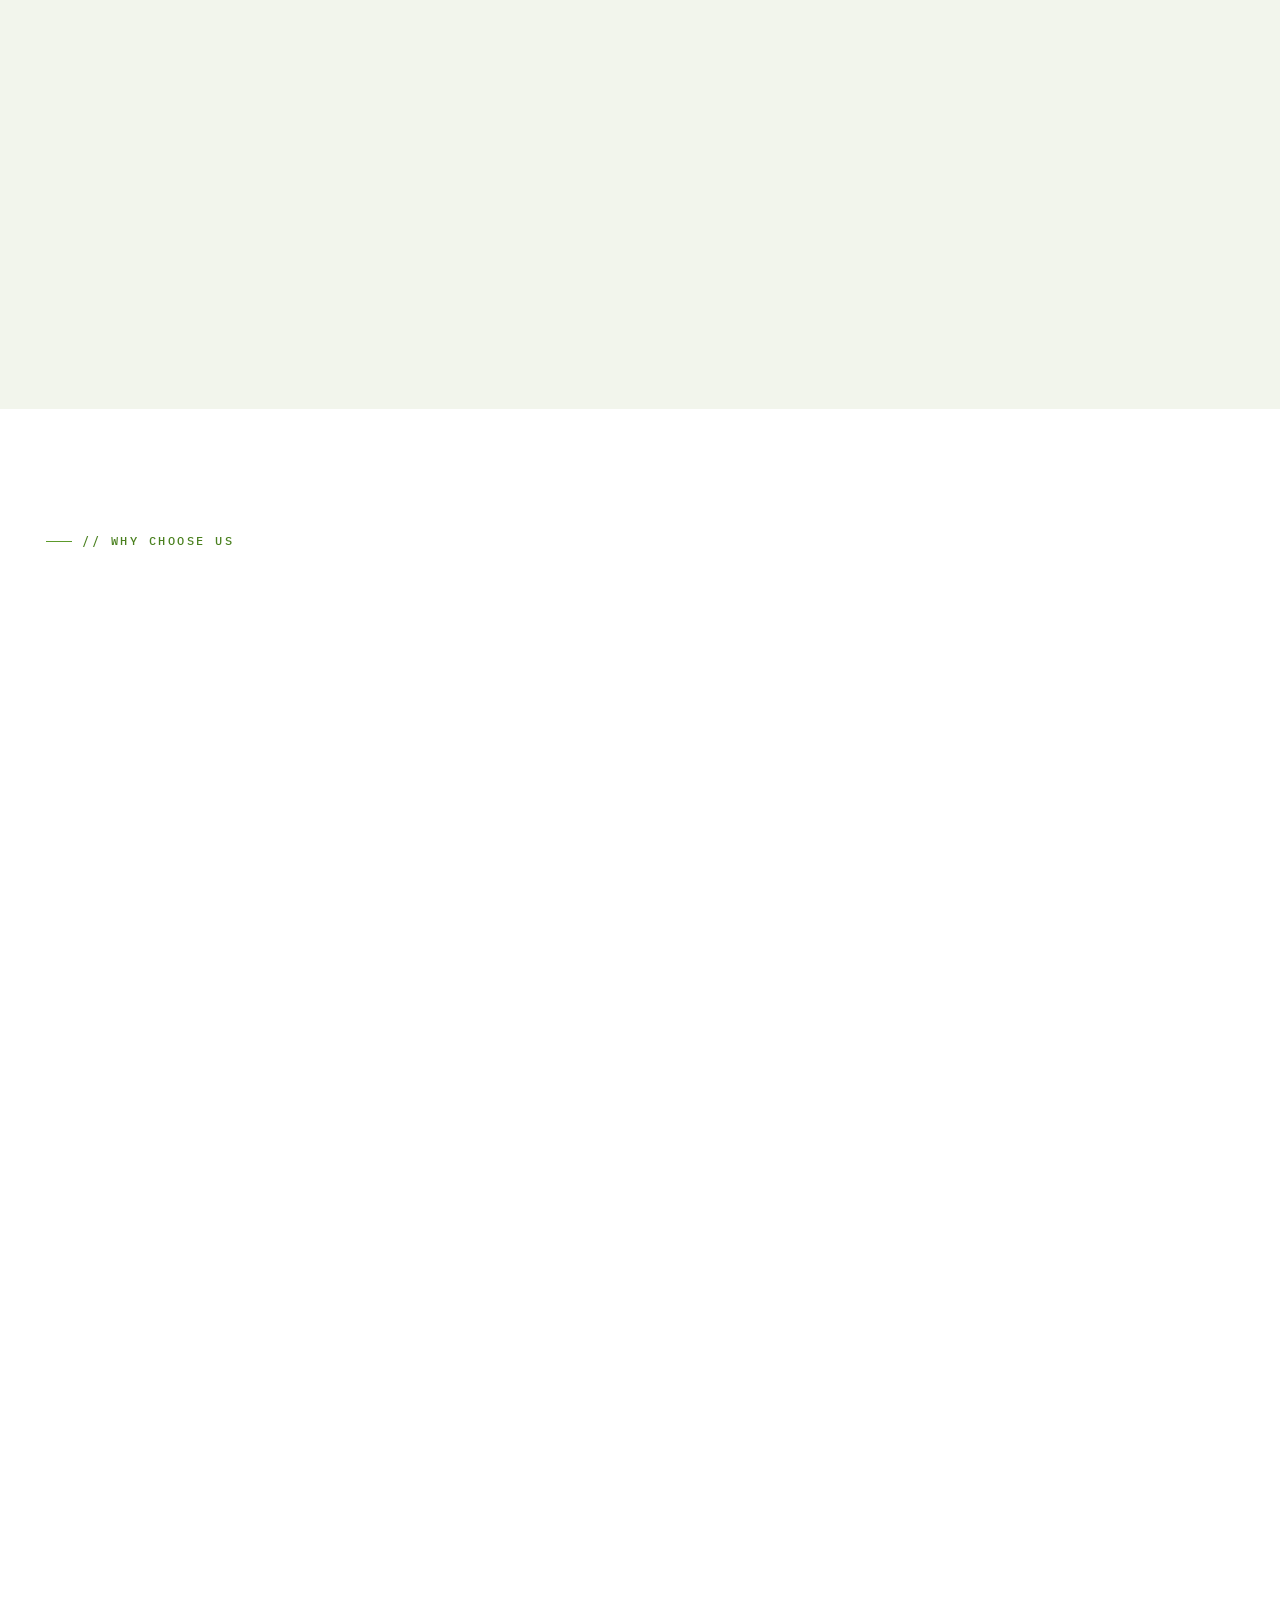
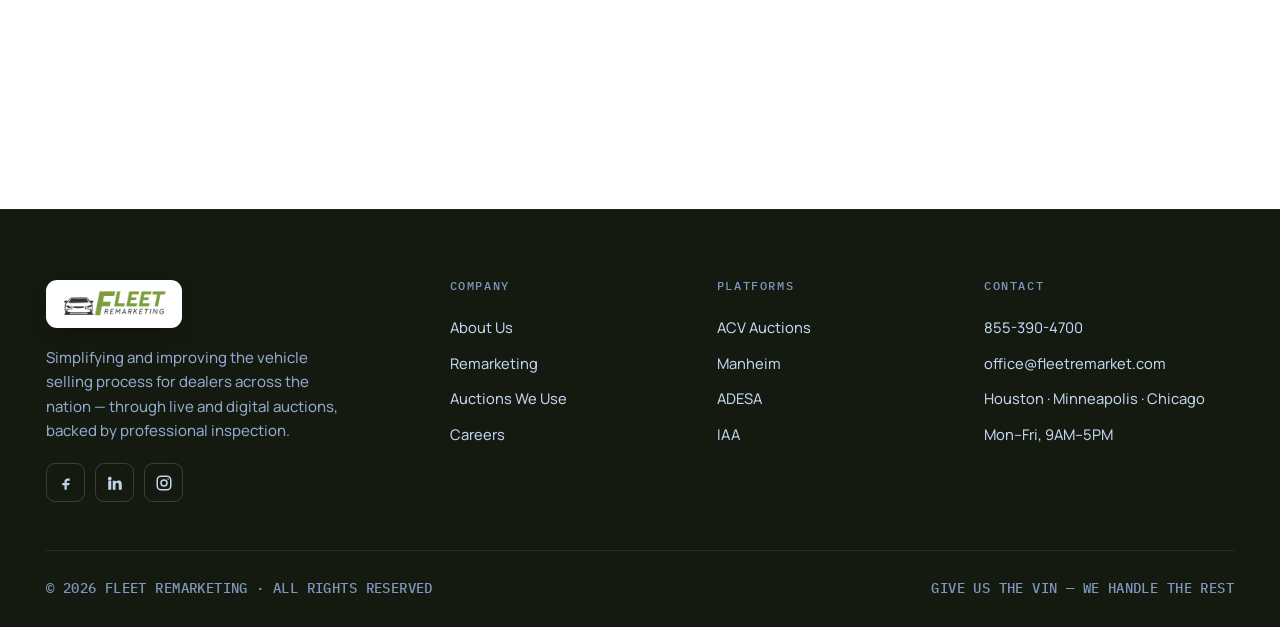
<file: concept-3/services.html>
<!DOCTYPE html>
<html lang="en">
<head>
<meta charset="UTF-8">
<meta name="viewport" content="width=device-width,initial-scale=1">
<title>Remarketing Services — Fleet Remarketing</title>
<meta name="description" content="Full-service vehicle remarketing: multi-platform selling, professional inspection, nationwide reach, auction-to-your-lot and a dealer app. From VIN to sold in four steps.">
<link rel="icon" href="assets/logo.webp">
<link rel="preconnect" href="https://fonts.googleapis.com">
<link rel="preconnect" href="https://fonts.gstatic.com" crossorigin>
<link href="https://fonts.googleapis.com/css2?family=Archivo:wght@500;600;700;800;900&family=Manrope:wght@400;500;600;700&family=IBM+Plex+Mono:wght@400;500;600&display=swap" rel="stylesheet">
<link rel="stylesheet" href="css/styles.css">
</head>
<body>

<!-- TOP BAR -->
<div class="topbar">
  <div class="wrap topbar-in">
    <div class="tb-l"><span class="dot"></span><span class="tb-hide">SELLING NATIONWIDE · MON–FRI 9AM–5PM</span></div>
    <div class="tb-r">
      <a href="tel:8553904700"><svg viewBox="0 0 24 24" fill="none" stroke="currentColor" stroke-width="2"><path d="M22 16.9v3a2 2 0 0 1-2.2 2 19.8 19.8 0 0 1-8.6-3 19.5 19.5 0 0 1-6-6 19.8 19.8 0 0 1-3-8.6A2 2 0 0 1 4.1 2h3a2 2 0 0 1 2 1.7c.1.9.4 1.8.7 2.7a2 2 0 0 1-.5 2.1L8.1 9.6a16 16 0 0 0 6 6l1.1-1.1a2 2 0 0 1 2.1-.5c.9.3 1.8.6 2.7.7a2 2 0 0 1 1.7 2z"/></svg>855-390-4700</a>
      <span class="tb-div"></span>
      <a href="mailto:office@fleetremarket.com"><svg viewBox="0 0 24 24" fill="none" stroke="currentColor" stroke-width="2"><rect x="3" y="5" width="18" height="14" rx="2"/><path d="M3 7l9 6 9-6"/></svg>office@fleetremarket.com</a>
    </div>
  </div>
</div>

<!-- NAV -->
<header class="nav" id="nav">
  <div class="wrap nav-in">
    <a href="index.html" class="brand" aria-label="Fleet Remarketing home"><img class="logo" src="assets/logo.webp" alt="Fleet Remarketing"></a>
    <nav class="nav-links">
      <a href="index.html">Home</a>
      <a href="about.html">About</a>
      <a href="services.html" class="active">Remarketing</a>
      <a href="auctions.html">Auctions</a>
      <a href="careers.html">Careers</a>
      <a href="contact.html">Contact</a>
    </nav>
    <div class="nav-right">
      <a href="contact.html" class="btn btn-primary">Sell With Us
        <svg class="arw" viewBox="0 0 24 24" fill="none" stroke="currentColor" stroke-width="2"><path d="M5 12h14M13 6l6 6-6 6"/></svg></a>
      <button class="burger" id="burger" aria-label="Menu"><span></span><span></span><span></span></button>
    </div>
  </div>
</header>

<div class="mobile-menu" id="mobileMenu">
  <a href="index.html"><span class="mno">01</span>Home</a>
  <a href="about.html"><span class="mno">02</span>About</a>
  <a href="services.html" class="active"><span class="mno">03</span>Remarketing</a>
  <a href="auctions.html"><span class="mno">04</span>Auctions</a>
  <a href="careers.html"><span class="mno">05</span>Careers</a>
  <a href="contact.html"><span class="mno">06</span>Contact</a>
  <a href="contact.html" class="btn btn-primary mm-cta">Sell With Us</a>
</div>

<!-- PAGE HEAD -->
<section class="pagehero">
  <div class="pagehero-bg" style="background-image:url('assets/feature-nationwide.webp')"></div>
  <div class="wrap pagehero-in">
    <div class="crumb"><a href="index.html">Home</a><span class="sep">/</span><span class="cur">Remarketing</span></div>
    <h1>Full-service vehicle remarketing.</h1>
    <p>Everything you need to move inventory faster and for more money — inspection, exposure, logistics and settlement, handled end to end.</p>
  </div>
</section>

<!-- SERVICES GRID -->
<section class="sec">
  <div class="wrap">
    <div class="sec-head">
      <span class="kicker">// What We Handle</span>
      <h2 class="h-lg">One partner, the whole cycle</h2>
      <p class="lead">Give us the VIN — we take it from listing to sold across every major platform.</p>
    </div>
    <div class="grid-3">
      <div class="card rv"><span class="cno">01</span>
        <div class="ic"><svg viewBox="0 0 24 24" fill="none" stroke="currentColor" stroke-width="2"><path d="M3 13l2-6h14l2 6M5 13h14v5H5zM7 18v2M17 18v2"/><circle cx="7.5" cy="15.5" r="1"/><circle cx="16.5" cy="15.5" r="1"/></svg></div>
        <h3>Multi-Platform Selling</h3><p>Your vehicles listed across ACV, Manheim, ADESA, IAA and more — the widest possible buyer pool in one workflow.</p></div>
      <div class="card rv d1"><span class="cno">02</span>
        <div class="ic"><svg viewBox="0 0 24 24" fill="none" stroke="currentColor" stroke-width="2"><path d="M12 3l8 4v5c0 5-3.5 8-8 9-4.5-1-8-4-8-9V7z"/><path d="M9 12l2 2 4-4"/></svg></div>
        <h3>Professional Inspection</h3><p>Every vehicle receives a thorough professional inspection, giving buyers confidence and driving stronger bids.</p></div>
      <div class="card rv d2"><span class="cno">03</span>
        <div class="ic"><svg viewBox="0 0 24 24" fill="none" stroke="currentColor" stroke-width="2"><circle cx="12" cy="12" r="9"/><path d="M2 12h20M12 2c3 3 3 17 0 20M12 2c-3 3-3 17 0 20"/></svg></div>
        <h3>Nationwide Reach</h3><p>We sell coast to coast. Give us the VIN and we handle exposure, logistics and the sale — anywhere in the country.</p></div>
      <div class="card rv"><span class="cno">04</span>
        <div class="ic"><svg viewBox="0 0 24 24" fill="none" stroke="currentColor" stroke-width="2"><path d="M4 21V10l8-6 8 6v11M9 21v-6h6v6"/></svg></div>
        <h3>Auction to Your Lot</h3><p>We bring the auction directly to your lot — no transport hassle, no downtime, faster turnaround on your inventory.</p></div>
      <div class="card rv d1"><span class="cno">05</span>
        <div class="ic"><svg viewBox="0 0 24 24" fill="none" stroke="currentColor" stroke-width="2"><rect x="7" y="2" width="10" height="20" rx="2"/><path d="M11 18h2"/></svg></div>
        <h3>Mobile App Access</h3><p>Register and track your selling activity from anywhere with our iOS and Android apps built for dealers on the move.</p></div>
      <div class="card rv d2"><span class="cno">06</span>
        <div class="ic"><svg viewBox="0 0 24 24" fill="none" stroke="currentColor" stroke-width="2"><path d="M3 3v18h18"/><path d="M7 14l4-4 3 3 5-6"/></svg></div>
        <h3>300% Selling Uplift</h3><p>Our exposure model is built to increase your selling — dealers see dramatically stronger results, guaranteed.</p></div>
    </div>
  </div>
</section>

<!-- FEATURE SPLIT: INSPECTION -->
<section class="sec tint">
  <div class="wrap">
    <div class="split">
      <div class="split-media rv">
        <span class="corner tl"></span><span class="corner br"></span>
        <img src="assets/inspection-detail.webp" alt="Professional paint-depth inspection" loading="lazy" decoding="async">
      </div>
      <div>
        <span class="kicker">// Inspection</span>
        <h2 class="h-lg rv">Documented condition, <span class="grad-txt">stronger bids</span>.</h2>
        <p class="lead rv d1">Every vehicle is inspected by a professional before it goes live. Paint-depth readings, mechanical checks and detailed photos give buyers the confidence to bid higher — and bid faster.</p>
        <ul class="ticks rv d2">
          <li><span class="tk"><svg viewBox="0 0 24 24" fill="none" stroke="currentColor" stroke-width="3"><path d="M5 12l5 5L20 7"/></svg></span>100% of vehicles professionally inspected</li>
          <li><span class="tk"><svg viewBox="0 0 24 24" fill="none" stroke="currentColor" stroke-width="3"><path d="M5 12l5 5L20 7"/></svg></span>Condition reports that build buyer trust</li>
          <li><span class="tk"><svg viewBox="0 0 24 24" fill="none" stroke="currentColor" stroke-width="3"><path d="M5 12l5 5L20 7"/></svg></span>Fewer arbitration headaches after the sale</li>
        </ul>
      </div>
    </div>
  </div>
</section>

<!-- FEATURE SPLIT: NATIONWIDE -->
<section class="sec">
  <div class="wrap">
    <div class="split rev">
      <div class="split-media rv">
        <span class="corner tl"></span><span class="corner br"></span>
        <img src="assets/feature-nationwide.webp" alt="Car carrier on the highway" loading="lazy" decoding="async">
      </div>
      <div>
        <span class="kicker">// Logistics</span>
        <h2 class="h-lg rv">Coast to coast, <span class="grad-txt">handled for you</span>.</h2>
        <p class="lead rv d1">Once the vehicle sells, we coordinate the logistics and settlement so you don't have to. From your lot to the buyer's — anywhere in the country — the whole hand-off runs through one partner.</p>
        <ul class="ticks rv d2">
          <li><span class="tk"><svg viewBox="0 0 24 24" fill="none" stroke="currentColor" stroke-width="3"><path d="M5 12l5 5L20 7"/></svg></span>Nationwide buyer network across 50 states</li>
          <li><span class="tk"><svg viewBox="0 0 24 24" fill="none" stroke="currentColor" stroke-width="3"><path d="M5 12l5 5L20 7"/></svg></span>We bring the auction to your lot</li>
          <li><span class="tk"><svg viewBox="0 0 24 24" fill="none" stroke="currentColor" stroke-width="3"><path d="M5 12l5 5L20 7"/></svg></span>Fast, reliable settlement on every sale</li>
        </ul>
      </div>
    </div>
  </div>
</section>

<!-- PROCESS -->
<section class="sec tint">
  <div class="wrap">
    <div class="sec-head center">
      <span class="kicker" style="justify-content:center">// How It Works</span>
      <h2 class="h-lg">From VIN to sold in four steps</h2>
      <p class="lead">A streamlined process designed to get you the best price with the least effort.</p>
    </div>
    <div class="proc rv">
      <div class="pstep"><div class="pno">01</div><div class="parw"><svg viewBox="0 0 24 24" fill="none" stroke="currentColor" stroke-width="2"><path d="M5 12h14M13 6l6 6-6 6"/></svg></div><h4>Send the VIN</h4><p>Share your vehicle's VIN with us — that's all we need to get started.</p></div>
      <div class="pstep"><div class="pno">02</div><div class="parw"><svg viewBox="0 0 24 24" fill="none" stroke="currentColor" stroke-width="2"><path d="M5 12h14M13 6l6 6-6 6"/></svg></div><h4>Pro Inspection</h4><p>We run a professional inspection to document condition and build buyer trust.</p></div>
      <div class="pstep"><div class="pno">03</div><div class="parw"><svg viewBox="0 0 24 24" fill="none" stroke="currentColor" stroke-width="2"><path d="M5 12h14M13 6l6 6-6 6"/></svg></div><h4>Multi-Platform Auction</h4><p>Your vehicle goes live across every major auction platform simultaneously.</p></div>
      <div class="pstep"><div class="pno">04</div><h4>Get Paid</h4><p>Accept the best bid and complete the sale — nationwide, hassle-free.</p></div>
    </div>
    <div style="text-align:center;margin-top:44px" class="rv">
      <a href="contact.html" class="btn btn-primary btn-lg">Start Selling <svg class="arw" viewBox="0 0 24 24" fill="none" stroke="currentColor" stroke-width="2"><path d="M5 12h14M13 6l6 6-6 6"/></svg></a>
    </div>
  </div>
</section>

<!-- WHY CHOOSE US -->
<section class="sec">
  <div class="wrap">
    <div class="why">
      <div class="why-l">
        <span class="kicker">// Why Choose Us</span>
        <h2 class="h-lg rv" style="margin:16px 0">Built to sell your vehicles for more.</h2>
        <p class="lead rv d1">We don't just list your cars — we engineer competition for them. More platforms, more buyers, and a professional process behind every sale.</p>
        <div class="why-stats rv d2">
          <div class="s"><b class="grad-txt">300%</b><span>Selling uplift</span></div>
          <div class="s"><b>9+</b><span>Platforms</span></div>
          <div class="s"><b>50</b><span>States</span></div>
        </div>
        <a href="contact.html" class="btn btn-dark rv d3">Sell With Us <svg class="arw" viewBox="0 0 24 24" fill="none" stroke="currentColor" stroke-width="2"><path d="M5 12h14M13 6l6 6-6 6"/></svg></a>
      </div>
      <div class="why-list">
        <div class="why-item rv"><div class="ic"><svg viewBox="0 0 24 24" fill="none" stroke="currentColor" stroke-width="2"><path d="M3 3v18h18"/><path d="M7 14l4-4 3 3 5-6"/></svg></div><div><h4>Guaranteed 300% Selling Uplift</h4><p>Our exposure model is designed to dramatically increase your selling — dealers see results, guaranteed.</p></div></div>
        <div class="why-item rv d1"><div class="ic"><svg viewBox="0 0 24 24" fill="none" stroke="currentColor" stroke-width="2"><rect x="3" y="3" width="7" height="7" rx="1"/><rect x="14" y="3" width="7" height="7" rx="1"/><rect x="3" y="14" width="7" height="7" rx="1"/><rect x="14" y="14" width="7" height="7" rx="1"/></svg></div><div><h4>9+ Platforms, One Partner</h4><p>ACV, Manheim, ADESA, IAA and more — all managed through a single relationship and one simple workflow.</p></div></div>
        <div class="why-item rv d2"><div class="ic"><svg viewBox="0 0 24 24" fill="none" stroke="currentColor" stroke-width="2"><path d="M12 3l8 4v5c0 5-3.5 8-8 9-4.5-1-8-4-8-9V7z"/><path d="M9 12l2 2 4-4"/></svg></div><div><h4>Professional Inspection on Every Vehicle</h4><p>Documented condition builds buyer confidence and drives stronger, more competitive bids.</p></div></div>
        <div class="why-item rv"><div class="ic"><svg viewBox="0 0 24 24" fill="none" stroke="currentColor" stroke-width="2"><circle cx="12" cy="12" r="9"/><path d="M2 12h20M12 2c3 3 3 17 0 20M12 2c-3 3-3 17 0 20"/></svg></div><div><h4>True Nationwide Coverage</h4><p>Just give us the VIN — we handle exposure, logistics and the sale anywhere in the country.</p></div></div>
        <div class="why-item rv d1"><div class="ic"><svg viewBox="0 0 24 24" fill="none" stroke="currentColor" stroke-width="2"><path d="M4 21V10l8-6 8 6v11M9 21v-6h6v6"/></svg></div><div><h4>We Bring the Auction to Your Lot</h4><p>No transport hassle, no downtime — faster turnaround and less friction on your inventory.</p></div></div>
      </div>
    </div>
  </div>
</section>

<!-- CTA -->
<section class="sec-tight">
  <div class="wrap">
    <div class="cta rv">
      <h2>Ready to increase your selling 300%?</h2>
      <p>Give us the VIN and we'll handle the rest — nationwide exposure, professional inspection, more money for your inventory.</p>
      <a href="contact.html" class="btn btn-white btn-lg">Get Started Today <svg class="arw" viewBox="0 0 24 24" fill="none" stroke="currentColor" stroke-width="2"><path d="M5 12h14M13 6l6 6-6 6"/></svg></a>
    </div>
  </div>
</section>

<!-- FOOTER -->
<footer>
  <div class="wrap">
    <div class="foot-grid">
      <div class="foot-brand">
        <a href="index.html" class="brand foot-logo" style="margin-bottom:18px"><span class="logo-chip"><img class="logo" src="assets/logo.webp" alt="Fleet Remarketing"></span></a>
        <p>Simplifying and improving the vehicle selling process for dealers across the nation — through live and digital auctions, backed by professional inspection.</p>
        <div class="foot-soc">
          <a href="#" aria-label="Facebook"><svg width="18" height="18" viewBox="0 0 24 24" fill="currentColor"><path d="M14 9h3V6h-3c-2.2 0-4 1.8-4 4v2H7v3h3v6h3v-6h3l1-3h-4v-2c0-.6.4-1 1-1z"/></svg></a>
          <a href="#" aria-label="LinkedIn"><svg width="18" height="18" viewBox="0 0 24 24" fill="currentColor"><path d="M4.98 3.5A2.5 2.5 0 1 1 5 8.5a2.5 2.5 0 0 1-.02-5zM3 9h4v12H3zM9 9h3.8v1.7h.05c.53-1 1.83-2 3.77-2C20.4 8.7 21 11 21 14.1V21h-4v-6.1c0-1.45-.03-3.3-2-3.3-2 0-2.3 1.57-2.3 3.2V21H9z"/></svg></a>
          <a href="#" aria-label="Instagram"><svg width="18" height="18" viewBox="0 0 24 24" fill="none" stroke="currentColor" stroke-width="2"><rect x="3" y="3" width="18" height="18" rx="5"/><circle cx="12" cy="12" r="4"/><circle cx="17.5" cy="6.5" r="1" fill="currentColor" stroke="none"/></svg></a>
        </div>
      </div>
      <div class="foot-col"><h5>Company</h5><a href="about.html">About Us</a><a href="services.html">Remarketing</a><a href="auctions.html">Auctions We Use</a><a href="careers.html">Careers</a></div>
      <div class="foot-col"><h5>Platforms</h5><a href="auctions.html">ACV Auctions</a><a href="auctions.html">Manheim</a><a href="auctions.html">ADESA</a><a href="auctions.html">IAA</a></div>
      <div class="foot-col"><h5>Contact</h5><a href="tel:8553904700">855-390-4700</a><a href="mailto:office@fleetremarket.com">office@fleetremarket.com</a><a href="contact.html">Houston · Minneapolis · Chicago</a><a href="contact.html">Mon–Fri, 9AM–5PM</a></div>
    </div>
    <div class="foot-bottom">
      <span>© 2026 FLEET REMARKETING · ALL RIGHTS RESERVED</span>
      <span>GIVE US THE VIN — WE HANDLE THE REST</span>
    </div>
  </div>
</footer>

<button class="totop" id="totop" aria-label="Back to top"><svg viewBox="0 0 24 24" fill="none" stroke="currentColor" stroke-width="2.5"><path d="M12 19V5M5 12l7-7 7 7"/></svg></button>
<script src="js/main.js"></script>
</body>
</html>
</file>
<file: concept-3/css/styles.css>
/* =====================================================================
   FLEET REMARKETING — CONCEPT 3  ·  "AZURE" multi-page enterprise theme
   Shared stylesheet.  Design language: crisp white + light azure + deep
   navy, hairline structured grid, wide bold Archivo display, IBM Plex
   Mono technical labels.  Deliberately distinct from Concept 1 & 2.
   ===================================================================== */

:root{
  /* ink / neutrals — cool graphite (slight green-black) */
  --ink:#19211a; --ink-2:#414b41; --ink-3:#79837a;
  --bg:#ffffff; --ice:#f2f5ec; --ice-2:#e7edda; --ice-3:#d9e2c8;
  /* dark sections — deep charcoal-green (NOT navy) */
  --navy:#151a11; --navy-2:#1e2617; --navy-3:#3a4a29;
  /* brand — the logo's leaf green (var names kept from earlier) */
  --azure:#5c9a2b; --azure-2:#4a801f; --azure-3:#8cc158; --cyan:#a9de68;
  --azure-ink:#ffffff;
  /* lines */
  --line:rgba(25,33,26,.12); --line-2:rgba(25,33,26,.21); --line-3:rgba(25,33,26,.34);
  --line-d:rgba(255,255,255,.13); --line-d2:rgba(255,255,255,.24);
  /* gradients — deep green → bright leaf green */
  --grad:linear-gradient(118deg,#43781c 0%,#5c9a2b 48%,#8cc158 100%);
  --grad-soft:linear-gradient(118deg,rgba(92,154,43,.14),rgba(140,193,88,.1));
  --grad-navy:linear-gradient(135deg,#151a11 0%,#1e2617 58%,#33461f 100%);
  /* shadow */
  --sh:0 24px 60px -30px rgba(22,40,14,.35);
  --sh-sm:0 12px 30px -18px rgba(22,40,14,.28);
  --sh-blue:0 18px 44px -16px rgba(74,128,31,.42);
  --r:7px; --r-lg:14px; --maxw:1240px;
  --nav-h:70px;
}
*{margin:0;padding:0;box-sizing:border-box}
html{scroll-behavior:smooth;overflow-x:hidden}
@supports(overflow-x:clip){html{overflow-x:clip}}
body{
  font-family:'Manrope',system-ui,-apple-system,Segoe UI,Roboto,sans-serif;
  background:var(--bg);color:var(--ink);line-height:1.62;font-weight:450;
  -webkit-font-smoothing:antialiased;overflow-x:hidden;
}
h1,h2,h3,h4,h5,.disp{font-family:'Archivo','Archivo Expanded',system-ui,sans-serif;
  font-weight:800;line-height:1.04;letter-spacing:-.02em}
a{color:inherit;text-decoration:none}
img{max-width:100%;display:block}
section{position:relative}
.wrap{max-width:var(--maxw);margin:0 auto;padding:0 26px}
.wrap-wide{max-width:1400px;margin:0 auto;padding:0 26px}

/* mono technical label / eyebrow ------------------------------------ */
.kicker{display:inline-flex;align-items:center;gap:10px;font-family:'IBM Plex Mono',monospace;
  font-size:.72rem;font-weight:500;letter-spacing:.22em;text-transform:uppercase;color:var(--azure-2)}
.kicker::before{content:"";width:26px;height:1px;background:var(--azure);display:inline-block}
.kicker.on-dark{color:var(--cyan)}
.kicker.on-dark::before{background:var(--cyan)}
.kicker.idx::before{content:none}
.kicker .no{color:var(--ink-3);font-weight:600}

/* section heading --------------------------------------------------- */
.h-xl{font-size:clamp(2.1rem,5vw,3.5rem)}
.h-lg{font-size:clamp(1.8rem,4vw,2.9rem)}
.h-md{font-size:clamp(1.4rem,2.6vw,1.9rem)}
.lead{color:var(--ink-2);font-size:1.08rem;max-width:600px}
.lead.big{font-size:1.2rem;max-width:640px}
.muted{color:var(--ink-3)}
.accent{color:var(--azure-2)}
.grad-txt{background:var(--grad);-webkit-background-clip:text;background-clip:text;color:transparent}

.sec{padding:clamp(64px,9vw,120px) 0}
.sec-tight{padding:clamp(48px,6vw,80px) 0}
.sec-head{max-width:660px;margin-bottom:52px}
.sec-head.center{margin-left:auto;margin-right:auto;text-align:center}
.sec-head .h-lg,.sec-head .h-xl{margin:16px 0 16px}
.sec-head.center .lead{margin-left:auto;margin-right:auto}
.tint{background:var(--ice)}
.tint-2{background:linear-gradient(180deg,#ffffff,var(--ice))}

/* buttons ----------------------------------------------------------- */
.btn{display:inline-flex;align-items:center;gap:10px;font-family:'Archivo',sans-serif;font-weight:700;
  font-size:.94rem;letter-spacing:.01em;padding:14px 26px;border-radius:var(--r);cursor:pointer;
  border:1px solid transparent;transition:transform .22s cubic-bezier(.2,.8,.2,1),box-shadow .22s,background .22s,color .22s,border-color .22s;white-space:nowrap}
.btn svg{width:17px;height:17px;transition:transform .25s}
.btn:hover svg.arw{transform:translateX(4px)}
.btn-primary{background:var(--azure);color:#fff;box-shadow:var(--sh-blue)}
.btn-primary:hover{transform:translateY(-3px);background:var(--azure-2);box-shadow:0 24px 52px -14px rgba(74,128,31,.55)}
.btn-dark{background:var(--navy-2);color:#fff}
.btn-dark:hover{transform:translateY(-3px);background:var(--navy-3)}
.btn-ghost{background:transparent;color:var(--ink);border-color:var(--line-2)}
.btn-ghost:hover{border-color:var(--azure);color:var(--azure-2);transform:translateY(-3px)}
.btn-white{background:#fff;color:var(--navy)}
.btn-white:hover{transform:translateY(-3px);box-shadow:0 20px 44px -16px rgba(0,0,0,.45)}
.btn-outline-d{background:transparent;color:#fff;border-color:var(--line-d2)}
.btn-outline-d:hover{border-color:#fff;background:rgba(255,255,255,.07);transform:translateY(-3px)}
.btn-block{width:100%;justify-content:center}
.btn-lg{padding:16px 30px;font-size:1rem}

/* =====================================================================
   TOP BAR + NAV
   ===================================================================== */
.topbar{background:var(--navy);color:#c3d4ee;font-size:.78rem;border-bottom:1px solid rgba(255,255,255,.06)}
.topbar-in{display:flex;align-items:center;justify-content:space-between;gap:18px;height:38px}
.tb-l{display:flex;align-items:center;gap:9px;font-family:'IBM Plex Mono',monospace;letter-spacing:.08em}
.tb-l .dot{width:7px;height:7px;border-radius:50%;background:var(--cyan);box-shadow:0 0 10px var(--cyan)}
.tb-r{display:flex;align-items:center;gap:18px}
.tb-r a,.tb-r span{display:inline-flex;align-items:center;gap:7px;color:#c3d4ee;transition:.2s;white-space:nowrap}
.tb-r a:hover{color:#fff}
.tb-r svg{width:14px;height:14px;color:var(--cyan)}
.tb-div{width:1px;height:14px;background:rgba(255,255,255,.18)}

header.nav{position:sticky;top:0;z-index:100;background:rgba(255,255,255,.9);
  backdrop-filter:blur(16px);-webkit-backdrop-filter:blur(16px);border-bottom:1px solid var(--line);transition:box-shadow .3s}
header.nav.scrolled{box-shadow:0 10px 30px -22px rgba(22,40,14,.5)}
.nav-in{display:flex;align-items:center;justify-content:space-between;height:var(--nav-h)}
.brand{display:flex;align-items:center;gap:11px}
.brand img.logo{height:36px;width:auto;display:block}
.logo-chip{display:inline-flex;align-items:center;background:#fff;padding:9px 15px;border-radius:11px;box-shadow:0 8px 22px -10px rgba(0,0,0,.5)}
.logo-chip img.logo{height:30px}
.brand .mark{height:38px;width:38px;flex-shrink:0;border-radius:10px}
.wm{font-family:'Archivo';font-weight:800;font-size:1.16rem;letter-spacing:-.02em;line-height:1;color:var(--ink)}
.wm b{color:var(--azure-2)}
.wm small{display:block;font-family:'IBM Plex Mono',monospace;font-weight:500;font-size:.55rem;
  letter-spacing:.24em;color:var(--ink-3);margin-top:4px;text-transform:uppercase}
footer .wm,.mobile-menu .brand .wm{color:#fff}
footer .wm b,.mobile-menu .brand .wm b{color:var(--cyan)}
footer .wm small,.mobile-menu .brand .wm small{color:#7f97bd}
.nav-links{display:flex;align-items:center;gap:2px}
.nav-links a{position:relative;font-family:'Archivo',sans-serif;font-size:.9rem;font-weight:600;color:var(--ink-2);
  padding:10px 15px;border-radius:var(--r);transition:.2s;white-space:nowrap}
.nav-links a::after{content:"";position:absolute;left:15px;right:15px;bottom:4px;height:2px;background:var(--azure);
  transform:scaleX(0);transform-origin:left;transition:transform .28s cubic-bezier(.2,.8,.2,1)}
.nav-links a:hover{color:var(--ink)}
.nav-links a:hover::after,.nav-links a.active::after{transform:scaleX(1)}
.nav-links a.active{color:var(--azure-2)}
.nav-right{display:flex;align-items:center;gap:12px}
.burger{display:none;flex-direction:column;gap:5px;width:44px;height:44px;border:1px solid var(--line-2);
  border-radius:var(--r);background:transparent;cursor:pointer;align-items:center;justify-content:center}
.burger span{width:20px;height:2px;background:var(--ink);border-radius:2px;transition:.3s}
.burger.open span:nth-child(1){transform:translateY(7px) rotate(45deg)}
.burger.open span:nth-child(2){opacity:0}
.burger.open span:nth-child(3){transform:translateY(-7px) rotate(-45deg)}

.mobile-menu{position:fixed;inset:0;z-index:99;background:var(--navy);color:#fff;
  transform:translateX(100%);transition:transform .45s cubic-bezier(.4,0,.2,1);
  display:flex;flex-direction:column;justify-content:center;gap:4px;padding:0 40px}
.mobile-menu.open{transform:translateX(0)}
.mobile-menu a{font-family:'Archivo',sans-serif;font-size:1.5rem;font-weight:700;padding:14px 0;
  border-bottom:1px solid var(--line-d);color:#dae6f7;transition:.25s;display:flex;align-items:center;gap:14px}
.mobile-menu a .mno{font-family:'IBM Plex Mono',monospace;font-size:.8rem;color:var(--cyan);font-weight:500}
.mobile-menu a:hover,.mobile-menu a.active{color:#fff;padding-left:8px}
.mobile-menu .mm-cta{margin-top:26px}

/* =====================================================================
   HERO — CINEMATIC FILMSTRIP SLIDER (index only)
   ===================================================================== */
.showcase{position:relative;height:calc(100vh - var(--nav-h) - 38px);min-height:600px;max-height:900px;
  overflow:hidden;background:var(--navy)}
.sc-track{position:absolute;inset:0;overflow:hidden}
/* slide-down transition: incoming panel drops in from the top over the current one */
.sc-slide{position:absolute;inset:0;transform:translateY(-100.5%);visibility:hidden;z-index:0;
  transition:transform 1.1s cubic-bezier(.76,0,.24,1),visibility 0s linear 1.1s}
.sc-slide .sc-img{position:absolute;inset:0;background-size:cover;background-position:center;transform:scale(1.14);transition:transform 8s ease}
.sc-slide::after{content:"";position:absolute;inset:0;
  background:linear-gradient(100deg,rgba(14,19,10,.9) 0%,rgba(20,27,15,.72) 42%,rgba(28,38,20,.3) 100%),
             linear-gradient(0deg,rgba(14,19,10,.86),transparent 45%)}
.sc-slide.prev{transform:translateY(0);visibility:visible;z-index:1;transition:none}
.sc-slide.active{transform:translateY(0);visibility:visible;z-index:2;
  transition:transform 1.1s cubic-bezier(.76,0,.24,1),visibility 0s}
.sc-slide.active .sc-img{transform:scale(1)}

/* non-interactive progress dots */
.sc-dots{position:absolute;left:26px;bottom:34px;z-index:8;display:flex;gap:9px;align-items:center;pointer-events:none}
.sc-dot{width:30px;height:4px;border-radius:3px;background:rgba(255,255,255,.3);transition:width .45s,background .45s}
.sc-dot.active{width:48px;background:var(--cyan)}

.sc-inner{position:relative;z-index:5;height:100%;display:flex;align-items:center}
.sc-content{max-width:680px;color:#fff}
.sc-count{font-family:'Archivo',sans-serif;font-weight:800;font-size:.9rem;letter-spacing:.04em;
  color:rgba(255,255,255,.6);margin-bottom:20px;display:flex;align-items:center;gap:12px}
.sc-count b{color:#fff;font-size:1.05rem}
.sc-count .bar{width:64px;height:2px;background:rgba(255,255,255,.24);position:relative;overflow:hidden}
.sc-count .bar i{position:absolute;inset:0;background:var(--cyan);transform:translateX(-100%)}
.sc-tag{display:inline-flex;align-items:center;gap:9px;font-family:'IBM Plex Mono',monospace;font-size:.72rem;
  letter-spacing:.2em;text-transform:uppercase;color:var(--cyan);border:1px solid rgba(255,255,255,.2);
  padding:7px 13px;border-radius:40px;margin-bottom:22px;background:rgba(255,255,255,.05)}
.sc-h{font-size:clamp(2.4rem,5.6vw,4.6rem);font-weight:800;line-height:1.02;margin-bottom:20px}
.sc-h em{font-style:normal;color:var(--cyan)}
.sc-p{font-size:1.14rem;color:#cddcf2;max-width:540px;margin-bottom:34px}
.sc-cta{display:flex;gap:14px;flex-wrap:wrap}
/* per-slide text animation */
.sc-slide .sc-tag,.sc-slide .sc-h,.sc-slide .sc-p,.sc-slide .sc-cta{opacity:0;transform:translateY(26px)}
.sc-slide.active .sc-tag{animation:scIn .7s .25s forwards}
.sc-slide.active .sc-h{animation:scIn .8s .38s forwards}
.sc-slide.active .sc-p{animation:scIn .8s .52s forwards}
.sc-slide.active .sc-cta{animation:scIn .8s .66s forwards}
@keyframes scIn{to{opacity:1;transform:none}}

/* vertical filmstrip navigator */
.sc-strip{position:absolute;right:26px;top:50%;transform:translateY(-50%);z-index:8;
  display:flex;flex-direction:column;gap:12px}
.sc-thumb{position:relative;width:104px;height:66px;border-radius:8px;overflow:hidden;cursor:pointer;
  border:1px solid rgba(255,255,255,.22);opacity:.55;transition:.35s;flex-shrink:0}
.sc-thumb img{width:100%;height:100%;object-fit:cover}
.sc-thumb::after{content:"";position:absolute;inset:0;background:rgba(5,14,33,.45);transition:.35s}
.sc-thumb:hover{opacity:.9;transform:translateX(-4px)}
.sc-thumb.active{opacity:1;border-color:var(--cyan);width:128px;height:80px;box-shadow:0 12px 30px -12px rgba(0,0,0,.6)}
.sc-thumb.active::after{background:transparent}
.sc-thumb .tp{position:absolute;left:0;bottom:0;height:3px;width:0;background:var(--cyan);z-index:3}
.sc-thumb.active .tp{transition:width linear}
.sc-thumb .tn{position:absolute;top:6px;left:8px;font-family:'IBM Plex Mono',monospace;font-size:.62rem;
  color:#fff;z-index:2;letter-spacing:.1em;text-shadow:0 1px 4px rgba(0,0,0,.6)}

/* arrows */
.sc-arrows{position:absolute;left:26px;bottom:30px;z-index:8;display:flex;gap:10px}
.sc-arrow{width:52px;height:52px;border-radius:50%;border:1px solid rgba(255,255,255,.28);background:rgba(255,255,255,.06);
  color:#fff;display:grid;place-items:center;cursor:pointer;transition:.25s;backdrop-filter:blur(6px)}
.sc-arrow:hover{background:var(--azure);border-color:var(--azure);transform:translateY(-3px)}
.sc-arrow svg{width:20px;height:20px}
/* bottom trust strip on hero */
.sc-facts{position:absolute;right:26px;bottom:30px;z-index:8;display:flex;gap:26px;
  padding:16px 24px;background:rgba(6,18,42,.55);border:1px solid rgba(255,255,255,.14);border-radius:12px;backdrop-filter:blur(10px)}
.sc-facts .f b{font-family:'Archivo';font-size:1.5rem;color:#fff;display:block;line-height:1}
.sc-facts .f span{font-family:'IBM Plex Mono',monospace;font-size:.62rem;letter-spacing:.12em;text-transform:uppercase;color:#9fb6d8}

/* =====================================================================
   INTERIOR PAGE HEADER (banner)
   ===================================================================== */
.pagehero{position:relative;min-height:clamp(400px,54vh,540px);display:flex;align-items:flex-end;
  overflow:hidden;background:var(--navy);color:#fff;border-bottom:1px solid var(--navy-3)}
.pagehero-bg{position:absolute;inset:0;background-size:cover;background-position:center;z-index:0;
  transform:scale(1.07);animation:heroZoom 16s ease-out forwards}
@keyframes heroZoom{to{transform:scale(1)}}
.pagehero::after{content:"";position:absolute;inset:0;z-index:1;
  background:linear-gradient(95deg,rgba(14,19,10,.93) 0%,rgba(20,27,15,.8) 44%,rgba(28,38,20,.42) 100%),
             linear-gradient(0deg,rgba(13,18,9,.92),transparent 58%)}
.pagehero::before{content:"";position:absolute;inset:0;z-index:2;opacity:.14;
  background-image:linear-gradient(rgba(255,255,255,.5) 1px,transparent 1px),linear-gradient(90deg,rgba(255,255,255,.5) 1px,transparent 1px);
  background-size:52px 52px;-webkit-mask:radial-gradient(circle at 82% 22%,#000,transparent 70%);mask:radial-gradient(circle at 82% 22%,#000,transparent 70%)}
.pagehero-in{position:relative;z-index:3;width:100%;padding-top:56px;padding-bottom:58px}
.pagehero .kicker{color:var(--cyan);margin-bottom:16px}
.pagehero .kicker::before{background:var(--cyan)}
.crumb{display:flex;align-items:center;gap:8px;font-family:'IBM Plex Mono',monospace;font-size:.74rem;
  letter-spacing:.1em;color:#b0c1d4;margin-bottom:18px}
.crumb a:hover{color:#fff}
.crumb .sep{opacity:.5}
.crumb .cur{color:var(--cyan)}
.pagehero h1{font-size:clamp(2.2rem,5vw,3.6rem);margin-bottom:16px;max-width:15ch}
.pagehero p{color:#d3deea;font-size:1.13rem;max-width:600px}

/* =====================================================================
   PLATFORM MARQUEE
   ===================================================================== */
.mq-sec{background:var(--navy);border-top:1px solid rgba(255,255,255,.06);border-bottom:1px solid rgba(255,255,255,.06);padding:26px 0}
.mq-lbl{text-align:center;font-family:'IBM Plex Mono',monospace;font-size:.7rem;letter-spacing:.2em;
  text-transform:uppercase;color:#7f97bd;margin-bottom:18px}
.mq{display:flex;overflow:hidden;-webkit-mask:linear-gradient(90deg,transparent,#000 10%,#000 90%,transparent);
  mask:linear-gradient(90deg,transparent,#000 10%,#000 90%,transparent)}
.mq-track{display:flex;gap:44px;padding-right:44px;animation:mqx 30s linear infinite;flex-shrink:0;align-items:center}
.mq:hover .mq-track{animation-play-state:paused}
@keyframes mqx{to{transform:translateX(-50%)}}
.mq-item{font-family:'Archivo',sans-serif;font-weight:700;font-size:1.15rem;color:#8ea7cd;white-space:nowrap;
  display:flex;align-items:center;gap:12px;transition:.3s}
.mq-item:hover{color:#fff}
.mq-item .sq{width:7px;height:7px;background:var(--cyan);flex-shrink:0;transform:rotate(45deg)}

/* =====================================================================
   STAT STRIP
   ===================================================================== */
.stats{display:grid;grid-template-columns:repeat(4,1fr);border:1px solid var(--line);border-radius:var(--r-lg);overflow:hidden;background:#fff}
.stat{padding:38px 30px;border-right:1px solid var(--line);position:relative;transition:.3s}
.stat:last-child{border-right:none}
.stat::before{content:"";position:absolute;left:0;top:0;bottom:0;width:3px;background:var(--grad);transform:scaleY(0);transform-origin:top;transition:.35s}
.stat:hover::before{transform:scaleY(1)}
.stat:hover{background:var(--ice)}
.stat .n{font-family:'Archivo';font-weight:800;font-size:2.9rem;line-height:1;letter-spacing:-.03em}
.stat .n .s{color:var(--azure)}
.stat .l{font-family:'IBM Plex Mono',monospace;font-size:.72rem;letter-spacing:.1em;text-transform:uppercase;color:var(--ink-3);margin-top:12px}

/* =====================================================================
   FEATURE / SPLIT BLOCKS
   ===================================================================== */
.split{display:grid;grid-template-columns:1.05fr 1fr;gap:64px;align-items:center}
.split.rev .split-media{order:2}
.split-media{position:relative}
.split-media img{width:100%;border-radius:var(--r-lg);box-shadow:var(--sh)}
.split-media .corner{position:absolute;width:64px;height:64px;border:2px solid var(--azure);z-index:2}
.split-media .corner.tl{top:-12px;left:-12px;border-right:none;border-bottom:none}
.split-media .corner.br{bottom:-12px;right:-12px;border-left:none;border-top:none}
.float-chip{position:absolute;bottom:22px;left:22px;background:#fff;border:1px solid var(--line);border-radius:var(--r);
  padding:15px 20px;box-shadow:var(--sh-sm);display:flex;gap:13px;align-items:center}
.float-chip .ic{width:42px;height:42px;border-radius:9px;background:var(--grad);color:#fff;display:grid;place-items:center}
.float-chip .ic svg{width:20px;height:20px}
.float-chip b{font-family:'Archivo';font-size:1.02rem;display:block;line-height:1.1}
.float-chip span{font-family:'IBM Plex Mono',monospace;font-size:.66rem;letter-spacing:.08em;text-transform:uppercase;color:var(--ink-3)}

.ticks{list-style:none;display:grid;gap:14px;margin:26px 0 32px}
.ticks li{display:flex;gap:13px;align-items:flex-start;color:var(--ink-2)}
.ticks .tk{flex-shrink:0;width:24px;height:24px;border-radius:6px;background:var(--grad-soft);border:1px solid var(--line-2);
  color:var(--azure-2);display:grid;place-items:center;margin-top:2px}
.ticks .tk svg{width:13px;height:13px}

/* =====================================================================
   CARD GRID (services / features)
   ===================================================================== */
.grid-3{display:grid;grid-template-columns:repeat(3,1fr);gap:22px}
.grid-2{display:grid;grid-template-columns:repeat(2,1fr);gap:22px}
.card{background:#fff;border:1px solid var(--line);border-radius:var(--r-lg);padding:32px 30px;position:relative;
  overflow:hidden;transition:.35s cubic-bezier(.2,.8,.2,1)}
.card::after{content:"";position:absolute;top:0;left:0;right:0;height:3px;background:var(--grad);transform:scaleX(0);transform-origin:left;transition:.4s}
.card:hover{transform:translateY(-7px);border-color:var(--line-2);box-shadow:var(--sh)}
.card:hover::after{transform:scaleX(1)}
.card .cno{position:absolute;top:22px;right:26px;font-family:'Archivo';font-weight:800;font-size:1.1rem;
  color:transparent;-webkit-text-stroke:1px var(--line-3);opacity:.7}
.card .ic{width:54px;height:54px;border-radius:12px;background:var(--grad-soft);border:1px solid var(--line-2);
  color:var(--azure-2);display:grid;place-items:center;margin-bottom:22px;transition:.35s}
.card:hover .ic{background:var(--grad);color:#fff;border-color:transparent}
.card .ic svg{width:25px;height:25px}
.card h3{font-size:1.24rem;margin-bottom:10px}
.card p{color:var(--ink-2);font-size:.96rem}
.card .clink{display:inline-flex;align-items:center;gap:7px;margin-top:16px;font-family:'IBM Plex Mono',monospace;
  font-size:.72rem;letter-spacing:.1em;text-transform:uppercase;color:var(--azure-2)}
.card .clink svg{width:14px;height:14px;transition:transform .25s}
.card:hover .clink svg{transform:translateX(4px)}

/* =====================================================================
   PROCESS (spec-sheet rows)
   ===================================================================== */
.proc{display:grid;grid-template-columns:repeat(4,1fr);gap:0;border:1px solid var(--line);border-radius:var(--r-lg);overflow:hidden}
.pstep{padding:34px 28px;border-right:1px solid var(--line);position:relative;background:#fff;transition:.3s}
.pstep:last-child{border-right:none}
.pstep:hover{background:var(--ice)}
.pstep .pno{font-family:'Archivo';font-weight:800;font-size:2.6rem;color:transparent;-webkit-text-stroke:1.4px var(--azure);opacity:.6;line-height:1}
.pstep h4{font-size:1.14rem;margin:16px 0 8px}
.pstep p{color:var(--ink-2);font-size:.92rem}
.pstep .parw{position:absolute;top:38px;right:-11px;z-index:3;color:var(--azure);background:#fff;border:1px solid var(--line);border-radius:50%;width:22px;height:22px;display:grid;place-items:center}
.pstep:last-child .parw{display:none}
.pstep .parw svg{width:13px;height:13px}

/* =====================================================================
   AUCTIONS
   ===================================================================== */
.auc{display:grid;grid-template-columns:repeat(3,1fr);gap:0;border:1px solid var(--line);border-radius:var(--r-lg);overflow:hidden}
.auc-c{padding:30px 28px;border-right:1px solid var(--line);border-bottom:1px solid var(--line);transition:.3s;position:relative;background:#fff}
.auc-c:hover{background:var(--ice)}
.auc-top{display:flex;align-items:center;gap:14px;margin-bottom:14px}
.auc-mono{width:54px;height:54px;border-radius:11px;display:grid;place-items:center;background:var(--navy);color:#fff;
  font-family:'Archivo';font-weight:800;font-size:.86rem;letter-spacing:.02em;flex-shrink:0;transition:.3s}
.auc-c:hover .auc-mono{background:var(--grad)}
.auc-top h4{font-size:1.12rem}
.auc-top .tag{font-family:'IBM Plex Mono',monospace;font-size:.62rem;letter-spacing:.1em;text-transform:uppercase;color:var(--ink-3)}
.auc-c p{color:var(--ink-2);font-size:.92rem}

/* =====================================================================
   TEAM
   ===================================================================== */
.team{display:grid;grid-template-columns:repeat(4,1fr);gap:22px}
.mem{border:1px solid var(--line);border-radius:var(--r-lg);overflow:hidden;background:#fff;transition:.35s}
.mem:hover{transform:translateY(-7px);box-shadow:var(--sh);border-color:var(--line-2)}
.mem .ph{aspect-ratio:1;overflow:hidden;position:relative}
.mem .ph img{width:100%;height:100%;object-fit:cover;transition:.6s}
.mem:hover .ph img{transform:scale(1.06)}
.mem .ph::after{content:"";position:absolute;inset:0;background:linear-gradient(to top,rgba(7,21,46,.55),transparent 46%)}
.mem .in{padding:20px 22px}
.mem .in h4{font-size:1.12rem}
.mem .in span{font-family:'IBM Plex Mono',monospace;font-size:.68rem;letter-spacing:.08em;text-transform:uppercase;color:var(--azure-2)}
.mem .soc{display:flex;gap:8px;margin-top:14px}
.mem .soc a{width:33px;height:33px;border-radius:7px;border:1px solid var(--line-2);display:grid;place-items:center;color:var(--ink-3);transition:.25s}
.mem .soc a:hover{background:var(--azure);color:#fff;border-color:transparent}
.mem .soc svg{width:15px;height:15px}

/* =====================================================================
   QUOTE / TESTIMONIAL
   ===================================================================== */
.quote{background:var(--grad-navy);color:#fff;position:relative;overflow:hidden}
.quote::before{content:"";position:absolute;inset:0;opacity:.14;
  background-image:linear-gradient(rgba(255,255,255,.5) 1px,transparent 1px),linear-gradient(90deg,rgba(255,255,255,.5) 1px,transparent 1px);
  background-size:52px 52px;-webkit-mask:radial-gradient(circle at 20% 40%,#000,transparent 70%);mask:radial-gradient(circle at 20% 40%,#000,transparent 70%)}
.quote-in{position:relative;z-index:2;max-width:900px}
.quote .qm{font-family:'Archivo';font-size:5rem;line-height:.5;color:var(--cyan);opacity:.55}
.quote blockquote{font-family:'Archivo';font-weight:700;font-size:clamp(1.4rem,3vw,2.15rem);line-height:1.3;
  letter-spacing:-.01em;margin:8px 0 28px}
.quote blockquote em{font-style:normal;color:var(--cyan)}
.quote-by{display:flex;align-items:center;gap:14px}
.quote-by .qa{width:50px;height:50px;border-radius:11px;background:var(--grad);display:grid;place-items:center;font-family:'Archivo';font-weight:800;color:#fff}
.quote-by b{display:block;font-family:'Archivo'}
.quote-by span{font-family:'IBM Plex Mono',monospace;font-size:.72rem;letter-spacing:.06em;color:#9fb6d8}

/* =====================================================================
   CASE STUDY
   ===================================================================== */
.case{display:grid;grid-template-columns:repeat(3,1fr);gap:22px}
.case-c{border:1px solid var(--line);border-radius:var(--r-lg);padding:32px 28px;background:#fff;position:relative;transition:.3s}
.case-c:hover{transform:translateY(-6px);box-shadow:var(--sh);border-color:var(--line-2)}
.case-c .ct{font-family:'IBM Plex Mono',monospace;font-size:.68rem;letter-spacing:.16em;text-transform:uppercase;color:var(--azure-2);display:block;margin-bottom:14px}
.case-c h4{font-size:1.2rem;margin-bottom:10px}
.case-c p{color:var(--ink-2);font-size:.94rem}
.case-c .big{font-family:'Archivo';font-weight:800;font-size:2.6rem;line-height:1;margin-bottom:6px}

/* =====================================================================
   WHY CHOOSE — sticky list
   ===================================================================== */
.why{display:grid;grid-template-columns:.85fr 1.15fr;gap:60px;align-items:start}
.why-l{position:sticky;top:calc(var(--nav-h) + 30px)}
.why-stats{display:flex;gap:30px;margin:26px 0 30px;flex-wrap:wrap}
.why-stats .s b{font-family:'Archivo';font-weight:800;font-size:2rem;display:block;line-height:1}
.why-stats .s span{font-family:'IBM Plex Mono',monospace;font-size:.66rem;letter-spacing:.08em;text-transform:uppercase;color:var(--ink-3)}
.why-list{display:grid;gap:14px}
.why-item{display:flex;gap:18px;padding:24px;border:1px solid var(--line);border-radius:var(--r-lg);background:#fff;transition:.3s}
.why-item:hover{transform:translateX(6px);border-color:var(--azure);box-shadow:var(--sh-sm)}
.why-item .ic{flex-shrink:0;width:48px;height:48px;border-radius:11px;background:var(--grad-soft);border:1px solid var(--line-2);color:var(--azure-2);display:grid;place-items:center}
.why-item .ic svg{width:23px;height:23px}
.why-item h4{font-size:1.1rem;margin-bottom:5px}
.why-item p{color:var(--ink-2);font-size:.93rem}

/* =====================================================================
   CAREERS
   ===================================================================== */
.perks{display:grid;grid-template-columns:repeat(4,1fr);gap:20px;margin-bottom:14px}
.perk{padding:28px 24px;border:1px solid var(--line);border-radius:var(--r-lg);background:#fff;transition:.3s}
.perk:hover{transform:translateY(-5px);border-color:var(--azure);box-shadow:var(--sh-sm)}
.perk .ic{width:50px;height:50px;border-radius:12px;background:var(--grad-soft);border:1px solid var(--line-2);color:var(--azure-2);display:grid;place-items:center;margin-bottom:16px}
.perk .ic svg{width:23px;height:23px}
.perk h4{font-size:1.05rem;margin-bottom:5px}
.perk p{color:var(--ink-3);font-size:.86rem}
.jobs{display:grid;gap:14px}
.job{display:flex;align-items:center;justify-content:space-between;gap:20px;flex-wrap:wrap;
  padding:24px 28px;border:1px solid var(--line);border-radius:var(--r-lg);background:#fff;transition:.3s}
.job:hover{border-color:var(--azure);transform:translateY(-3px);box-shadow:var(--sh-sm)}
.job h4{font-size:1.16rem;margin-bottom:10px}
.job-meta{display:flex;gap:9px;flex-wrap:wrap}
.chip{font-family:'IBM Plex Mono',monospace;font-size:.68rem;letter-spacing:.06em;color:var(--ink-2);
  padding:5px 12px;border:1px solid var(--line-2);border-radius:40px;display:inline-flex;align-items:center;gap:6px}
.chip svg{width:12px;height:12px;color:var(--azure-2)}
.job .btn{opacity:.92}

/* =====================================================================
   FAQ
   ===================================================================== */
.faq-wrap{display:grid;gap:12px;max-width:840px}
.faq{border:1px solid var(--line);border-radius:var(--r-lg);overflow:hidden;background:#fff;transition:.3s}
.faq[open]{border-color:var(--azure);box-shadow:var(--sh-sm)}
.faq summary{list-style:none;cursor:pointer;padding:22px 26px;display:flex;align-items:center;justify-content:space-between;gap:16px;
  font-family:'Archivo';font-weight:700;font-size:1.06rem}
.faq summary::-webkit-details-marker{display:none}
.faq .pm{flex-shrink:0;width:30px;height:30px;border-radius:8px;background:var(--grad-soft);border:1px solid var(--line-2);
  color:var(--azure-2);display:grid;place-items:center;transition:.3s}
.faq[open] .pm{background:var(--grad);color:#fff;transform:rotate(45deg);border-color:transparent}
.faq .pm svg{width:15px;height:15px}
.faq .fb{padding:0 26px 24px;color:var(--ink-2);font-size:.97rem}

/* =====================================================================
   CONTACT
   ===================================================================== */
.contact{display:grid;grid-template-columns:1fr 1fr;gap:44px;align-items:start}
.offices{display:grid;grid-template-columns:1fr 1fr;gap:14px;margin-bottom:20px}
.office{border:1px solid var(--line);border-radius:var(--r);padding:22px;background:#fff;transition:.3s}
.office:hover{border-color:var(--azure);transform:translateY(-3px)}
.office .pin{color:var(--azure-2);margin-bottom:10px}
.office .pin svg{width:22px;height:22px}
.office h4{font-size:1.08rem}
.office span{font-family:'IBM Plex Mono',monospace;font-size:.68rem;letter-spacing:.06em;text-transform:uppercase;color:var(--ink-3)}
.info-list{display:grid;gap:12px}
.info-row{display:flex;gap:14px;align-items:center;padding:16px 18px;border:1px solid var(--line);border-radius:var(--r);background:#fff}
.info-row .ic{width:44px;height:44px;border-radius:10px;background:var(--grad-soft);border:1px solid var(--line-2);color:var(--azure-2);display:grid;place-items:center;flex-shrink:0}
.info-row .ic svg{width:20px;height:20px}
.info-row b{font-family:'Archivo';font-size:.98rem;display:block}
.info-row a,.info-row span{color:var(--ink-2);font-size:.93rem}
.info-row a:hover{color:var(--azure-2)}
.form{border:1px solid var(--line);border-radius:var(--r-lg);padding:36px;background:#fff;box-shadow:var(--sh-sm)}
.form h3{font-size:1.5rem;margin-bottom:6px}
.form .fp{color:var(--ink-2);margin-bottom:24px;font-size:.95rem}
.field{margin-bottom:16px}
.field label{display:block;font-family:'IBM Plex Mono',monospace;font-size:.7rem;letter-spacing:.08em;text-transform:uppercase;color:var(--ink-2);margin-bottom:8px}
.field input,.field textarea,.field select{width:100%;padding:13px 15px;background:var(--ice);border:1px solid var(--line-2);border-radius:var(--r);
  color:var(--ink);font-family:inherit;font-size:.95rem;transition:.2s;outline:none}
.field input:focus,.field textarea:focus,.field select:focus{border-color:var(--azure);background:#fff;box-shadow:0 0 0 4px rgba(92,154,43,.16)}
.field textarea{resize:vertical;min-height:120px}
.two{display:grid;grid-template-columns:1fr 1fr;gap:14px}
.fnote{font-family:'IBM Plex Mono',monospace;font-size:.7rem;color:var(--ink-3);margin-top:12px;text-align:center;letter-spacing:.04em}

/* =====================================================================
   APP CTA
   ===================================================================== */
.app-grid{display:grid;grid-template-columns:1.1fr .9fr;gap:56px;align-items:center;
  background:var(--grad-navy);border-radius:var(--r-lg);padding:56px;position:relative;overflow:hidden;color:#fff}
.app-grid::before{content:"";position:absolute;width:400px;height:400px;border-radius:50%;top:-140px;right:-100px;
  background:radial-gradient(circle,rgba(140,193,88,.24),transparent 70%)}
.app-grid .kicker{color:var(--cyan)}
.app-grid .kicker::before{background:var(--cyan)}
.app-grid h2{color:#fff}
.app-grid p{color:#c6d6ef;margin-top:14px}
.badges{display:flex;gap:14px;flex-wrap:wrap;margin-top:26px}
.badges img{height:50px;border-radius:9px;transition:.25s}
.badges a:hover img{transform:translateY(-3px)}
.qr{display:flex;gap:20px;align-items:center;justify-content:center;position:relative;z-index:2}
.qr img{width:160px;border-radius:14px;background:#fff;padding:10px}
.qr .qt b{font-family:'Archivo';font-size:1.02rem;display:block;margin-bottom:4px}
.qr .qt span{font-family:'IBM Plex Mono',monospace;font-size:.72rem;color:#9fb6d8}

/* =====================================================================
   CTA BAND
   ===================================================================== */
.cta{background:var(--grad);border-radius:var(--r-lg);padding:60px;text-align:center;position:relative;overflow:hidden}
.cta::before{content:"";position:absolute;inset:0;background:radial-gradient(circle at 82% 18%,rgba(255,255,255,.25),transparent 52%)}
.cta::after{content:"";position:absolute;inset:0;opacity:.2;
  background-image:linear-gradient(rgba(255,255,255,.6) 1px,transparent 1px),linear-gradient(90deg,rgba(255,255,255,.6) 1px,transparent 1px);
  background-size:44px 44px;-webkit-mask:radial-gradient(circle at 15% 80%,#000,transparent 65%);mask:radial-gradient(circle at 15% 80%,#000,transparent 65%)}
.cta *{position:relative;z-index:2}
.cta h2{color:#fff;font-size:clamp(1.8rem,4vw,2.7rem);margin-bottom:14px}
.cta p{color:rgba(255,255,255,.92);max-width:520px;margin:0 auto 28px;font-size:1.1rem}

/* =====================================================================
   FOOTER
   ===================================================================== */
footer{background:var(--navy);color:#c3d4ee;padding:70px 0 28px;border-top:1px solid rgba(255,255,255,.06)}
.foot-grid{display:grid;grid-template-columns:1.6fr 1fr 1fr 1.1fr;gap:40px;margin-bottom:48px}
.foot-brand svg.logo{height:34px;margin-bottom:18px}
.foot-brand p{color:#93a9cd;font-size:.94rem;max-width:300px;margin-bottom:20px}
.foot-soc{display:flex;gap:10px}
.foot-soc a{width:39px;height:39px;border-radius:9px;border:1px solid rgba(255,255,255,.16);display:grid;place-items:center;color:#c3d4ee;transition:.25s}
.foot-soc a:hover{background:var(--azure);color:#fff;border-color:transparent;transform:translateY(-3px)}
.foot-col h5{font-family:'IBM Plex Mono',monospace;font-weight:500;font-size:.72rem;letter-spacing:.14em;text-transform:uppercase;color:#7f97bd;margin-bottom:18px}
.foot-col a{display:block;color:#c3d4ee;font-size:.92rem;padding:6px 0;transition:.2s}
.foot-col a:hover{color:#fff;padding-left:5px}
.foot-bottom{border-top:1px solid rgba(255,255,255,.09);padding-top:26px;display:flex;justify-content:space-between;
  flex-wrap:wrap;gap:12px;color:#7f97bd;font-size:.85rem;font-family:'IBM Plex Mono',monospace;letter-spacing:.03em}

/* back to top */
.totop{position:fixed;bottom:26px;right:22px;width:50px;height:50px;border-radius:12px;background:var(--azure);
  color:#fff;border:none;cursor:pointer;display:grid;place-items:center;box-shadow:var(--sh-blue);
  opacity:0;visibility:hidden;transform:translateY(18px);transition:.35s;z-index:80}
.totop.show{opacity:1;visibility:visible;transform:none}
.totop:hover{transform:translateY(-4px);background:var(--azure-2)}
.totop svg{width:21px;height:21px}

/* reveal */
.rv{opacity:0;transform:translateY(30px);transition:opacity .8s cubic-bezier(.2,.8,.2,1),transform .8s cubic-bezier(.2,.8,.2,1)}
.rv.in{opacity:1;transform:none}
.rv.d1{transition-delay:.08s}.rv.d2{transition-delay:.16s}.rv.d3{transition-delay:.24s}.rv.d4{transition-delay:.32s}

/* =====================================================================
   RESPONSIVE
   ===================================================================== */
@media(max-width:1080px){
  .nav-links{display:none}.burger{display:flex}
  .sc-facts{display:none}
}
@media(max-width:940px){
  .split,.why,.app-grid,.contact{grid-template-columns:1fr;gap:40px}
  .split.rev .split-media{order:0}
  .why-l{position:static}
  .stats,.proc{grid-template-columns:repeat(2,1fr)}
  .stat:nth-child(2){border-right:none}.stat{border-bottom:1px solid var(--line)}
  .pstep{border-bottom:1px solid var(--line)}.pstep:nth-child(2){border-right:none}
  .grid-3,.auc,.team,.perks,.case{grid-template-columns:repeat(2,1fr)}
  .auc-c:nth-child(2n){border-right:none}
  .team,.perks{gap:18px}
  .foot-grid{grid-template-columns:1fr 1fr}
  .app-grid,.cta{padding:40px}
  .sc-strip{right:16px}.sc-thumb{width:82px;height:52px}.sc-thumb.active{width:100px;height:64px}
}
@media(max-width:620px){
  .wrap,.wrap-wide{padding:0 18px}
  .stats,.proc,.grid-3,.grid-2,.auc,.team,.perks,.case,.offices,.two{grid-template-columns:1fr}
  .stat,.pstep,.auc-c{border-right:none}
  .tb-l .tb-hide{display:none}
  .topbar-in{justify-content:center}.tb-r{display:none}
  .sc-strip{display:none}
  .sc-content{padding-right:0}
  .job{flex-direction:column;align-items:flex-start}
  .foot-grid{grid-template-columns:1fr}
  .qr{flex-direction:column;text-align:center}
  .app-grid,.cta,.form{padding:30px 22px}
  .float-chip{left:14px;bottom:14px;padding:12px 15px}
  .quote .qm{font-size:3.4rem}
}
@media(prefers-reduced-motion:reduce){*{animation:none!important;transition:none!important}.rv{opacity:1;transform:none}}
</file>
